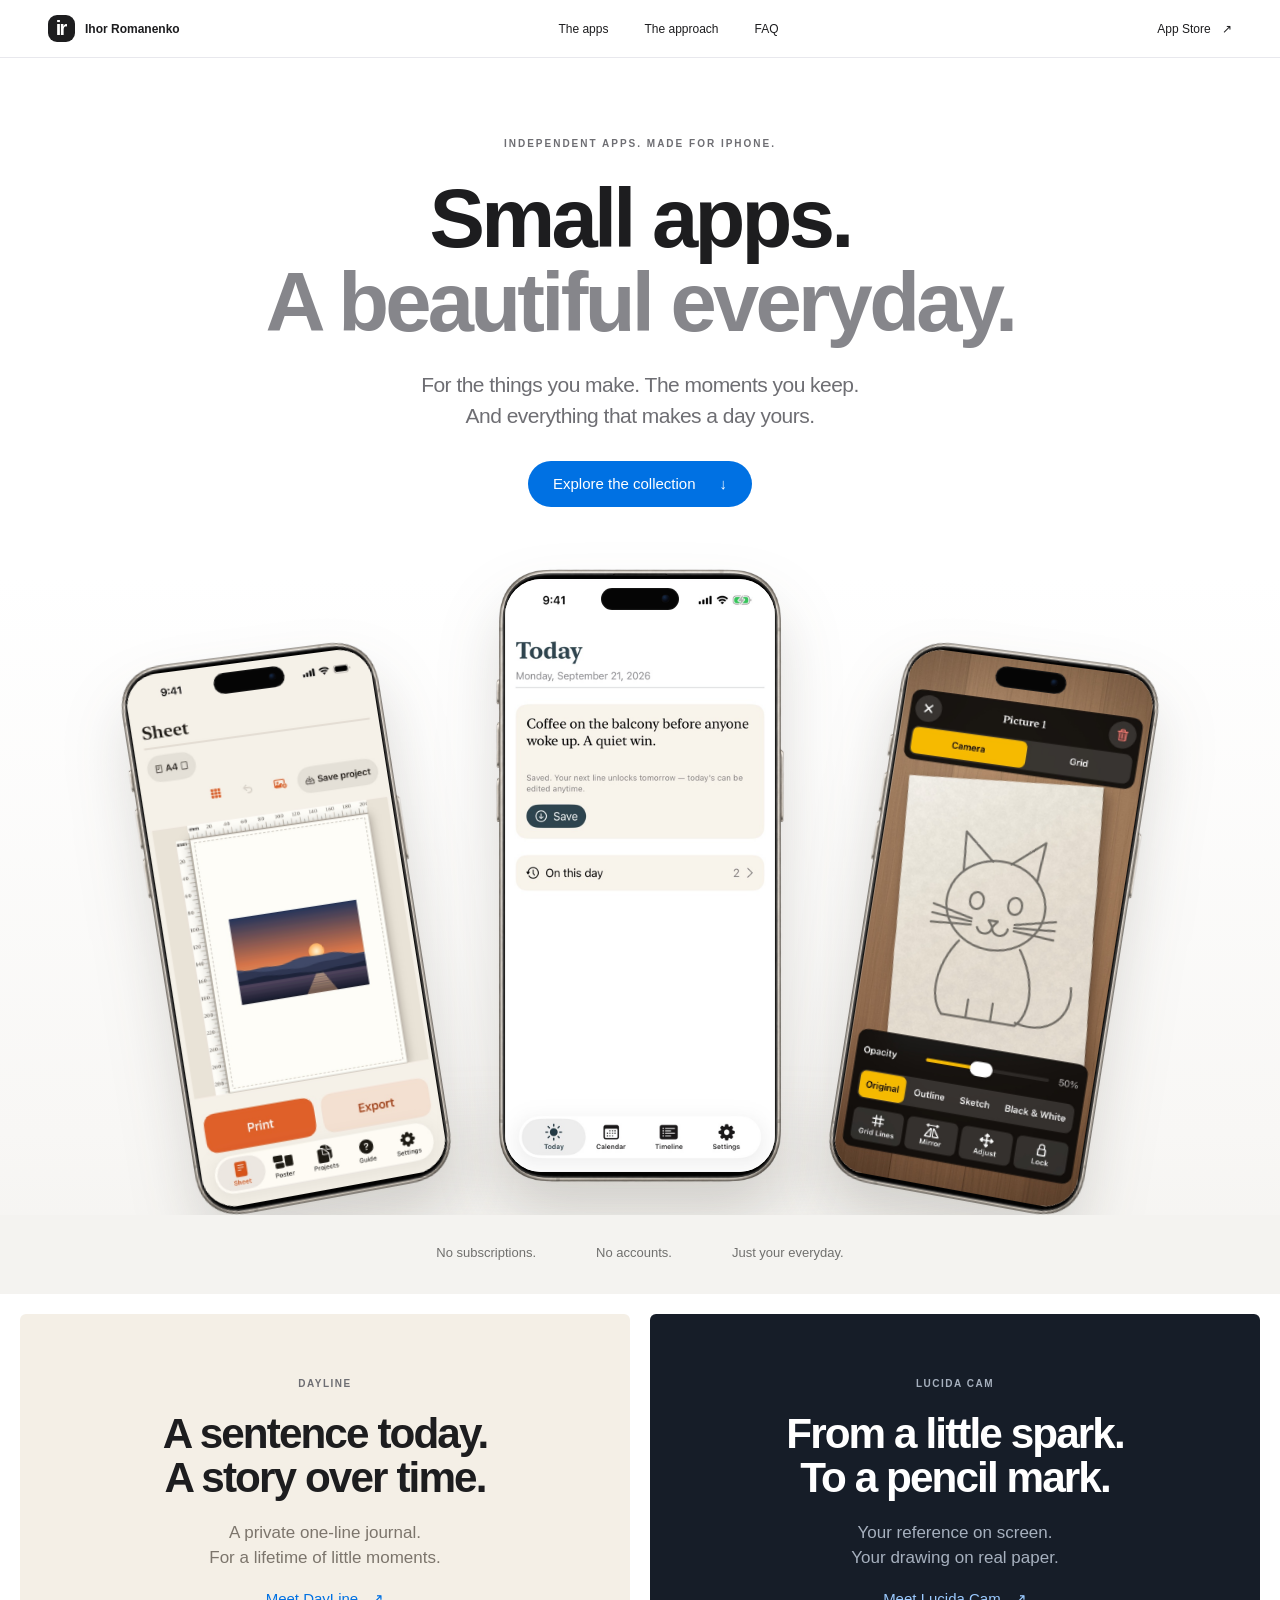
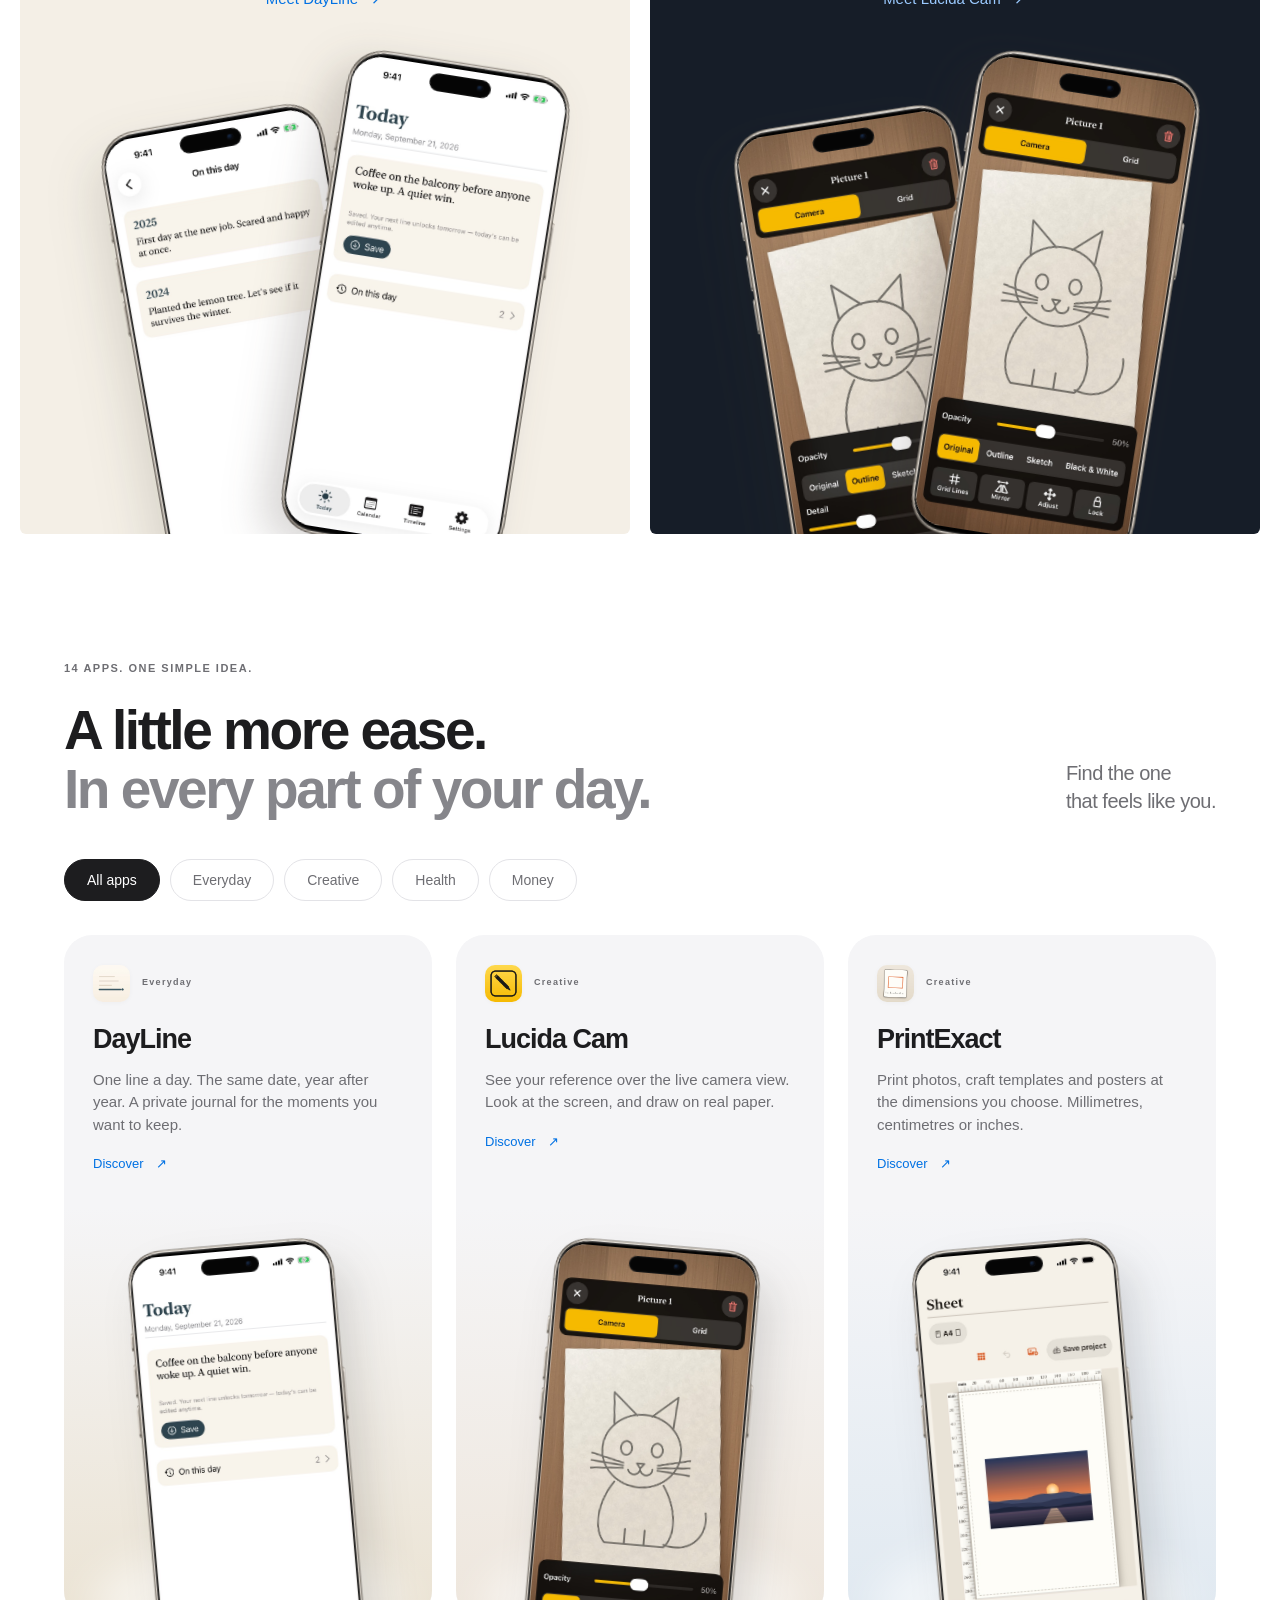
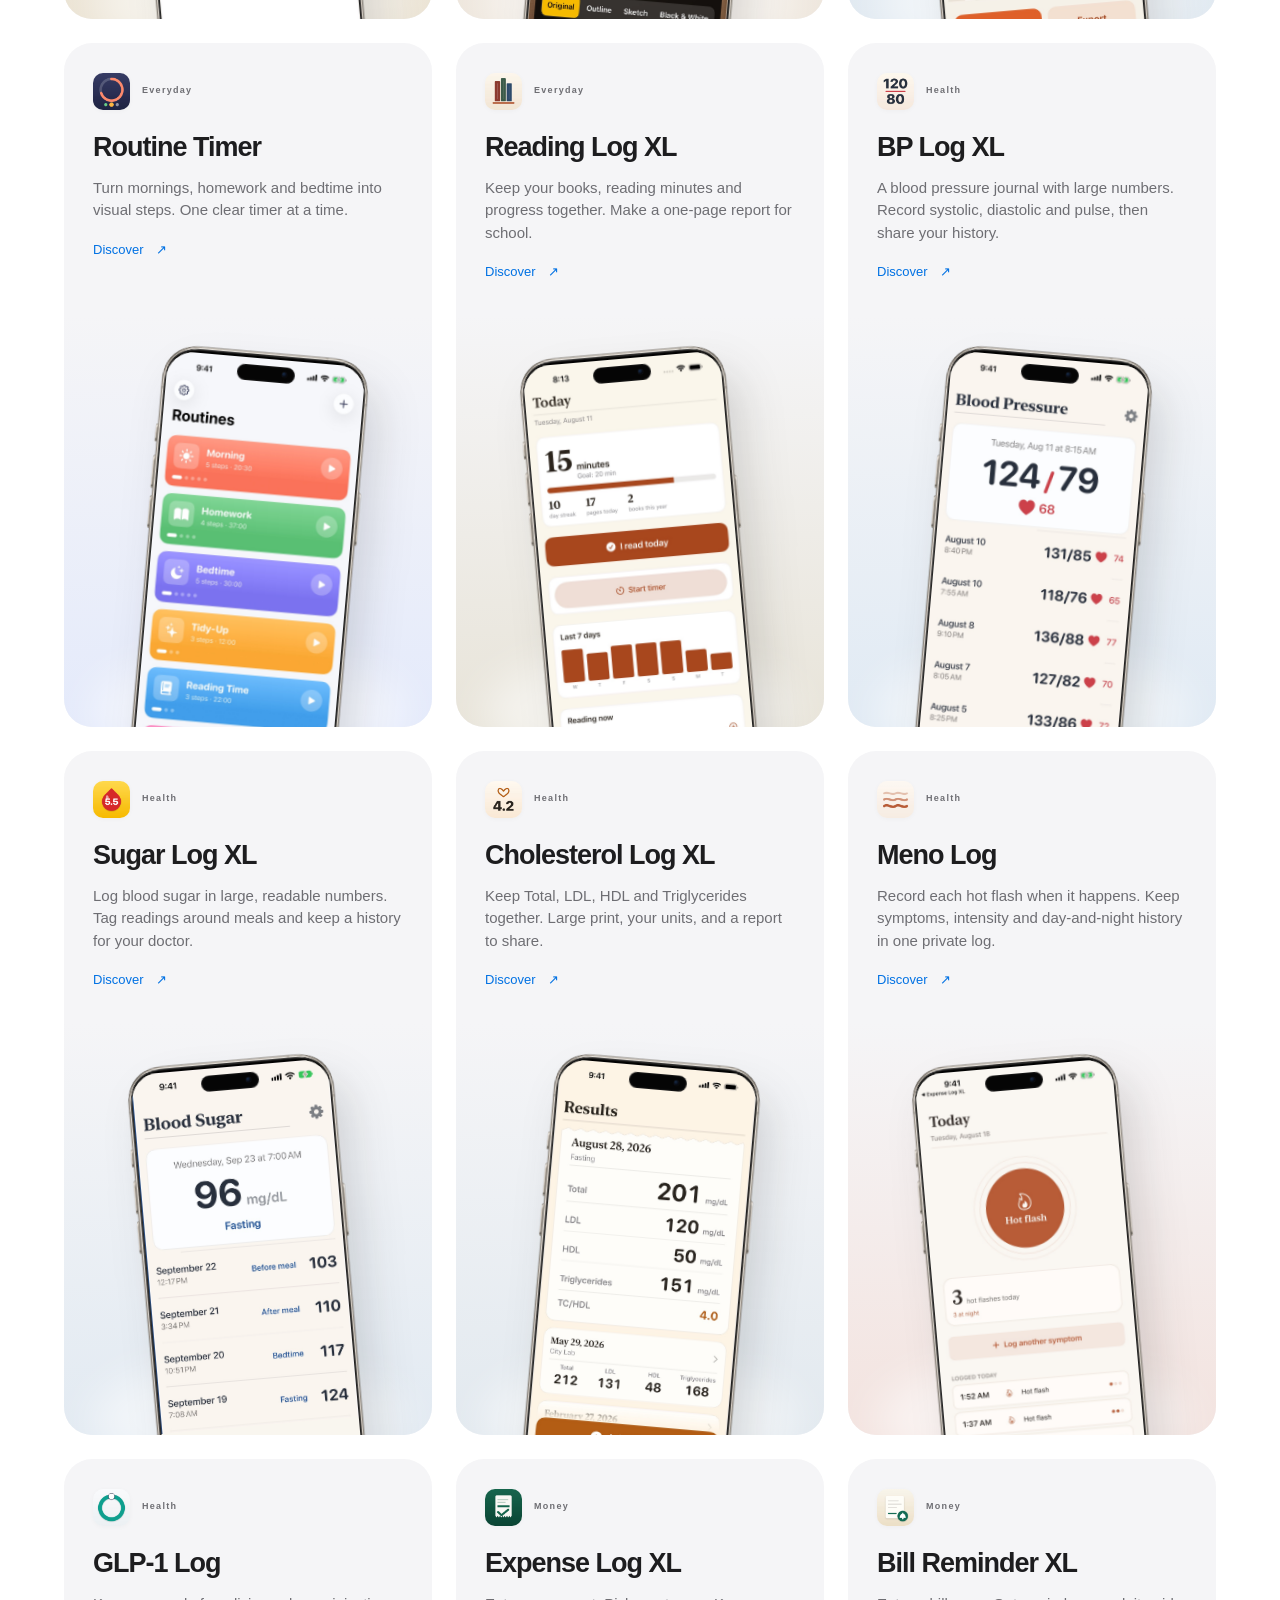
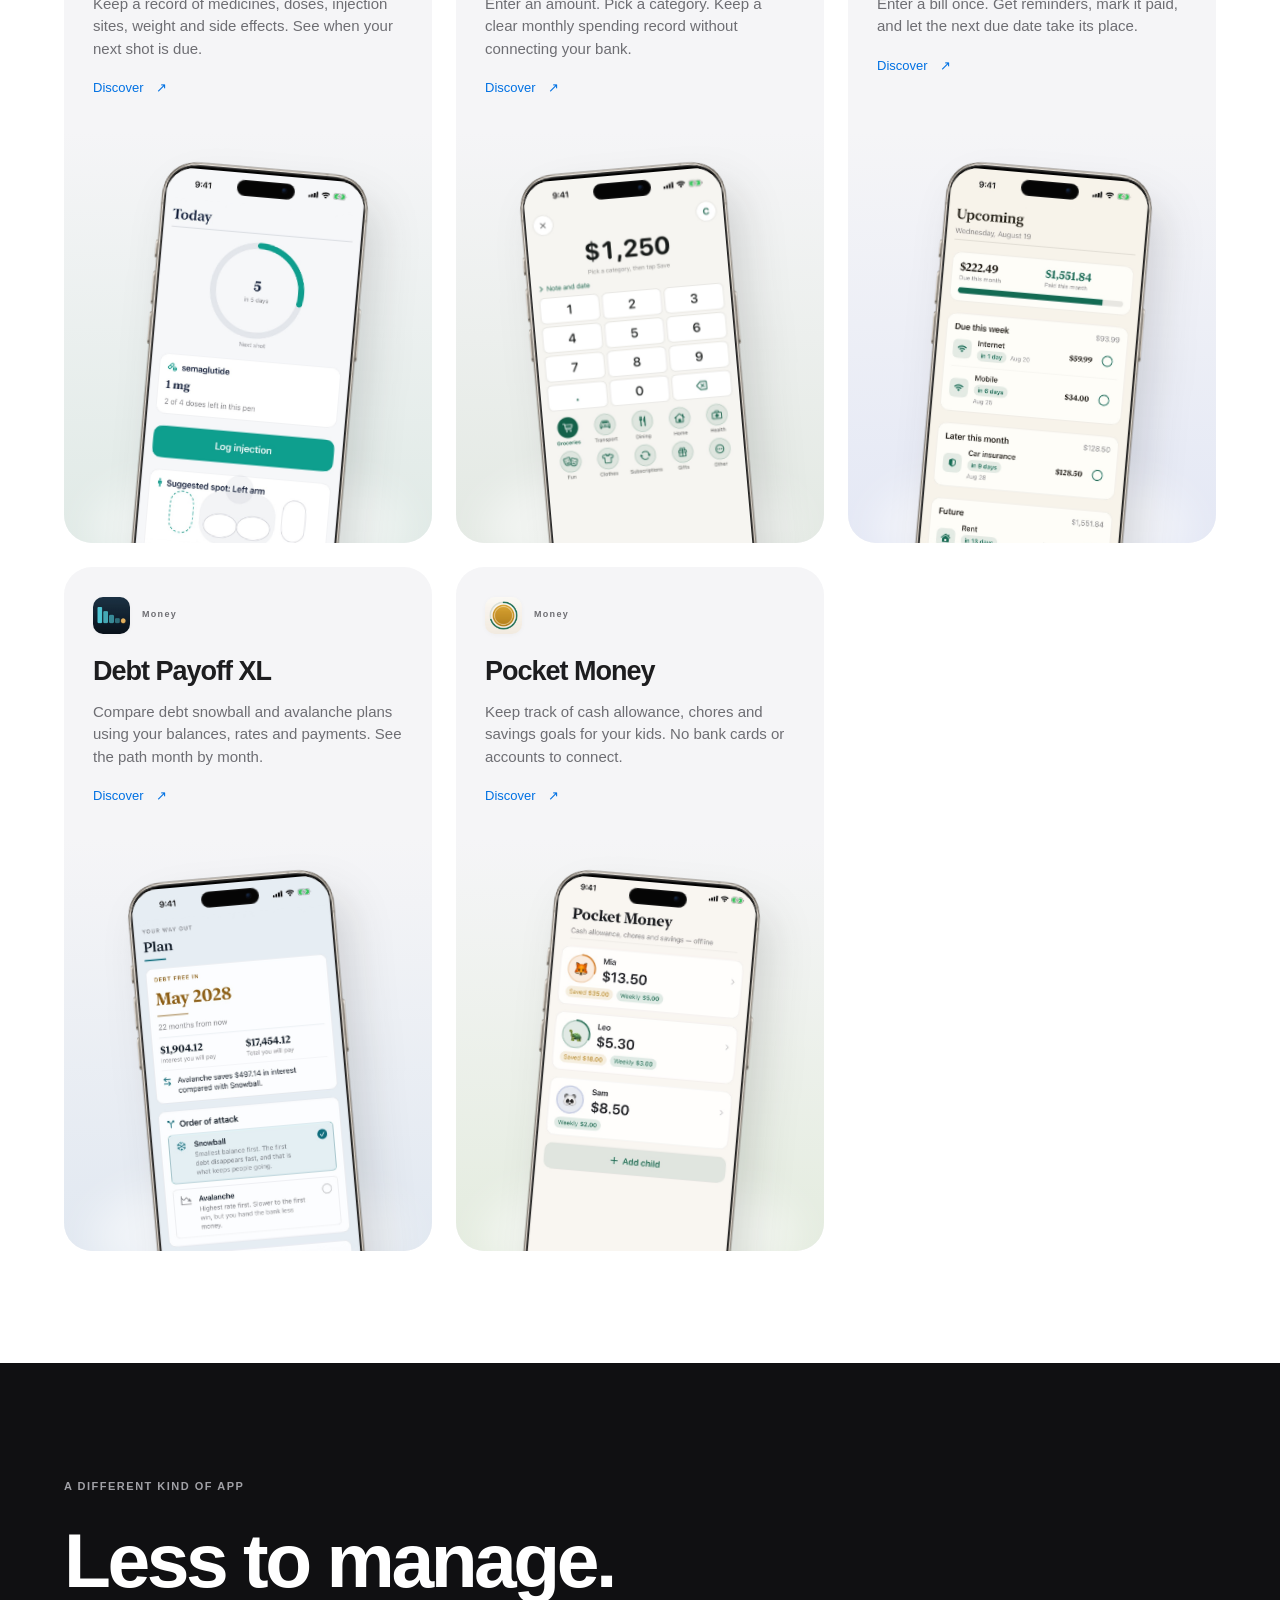
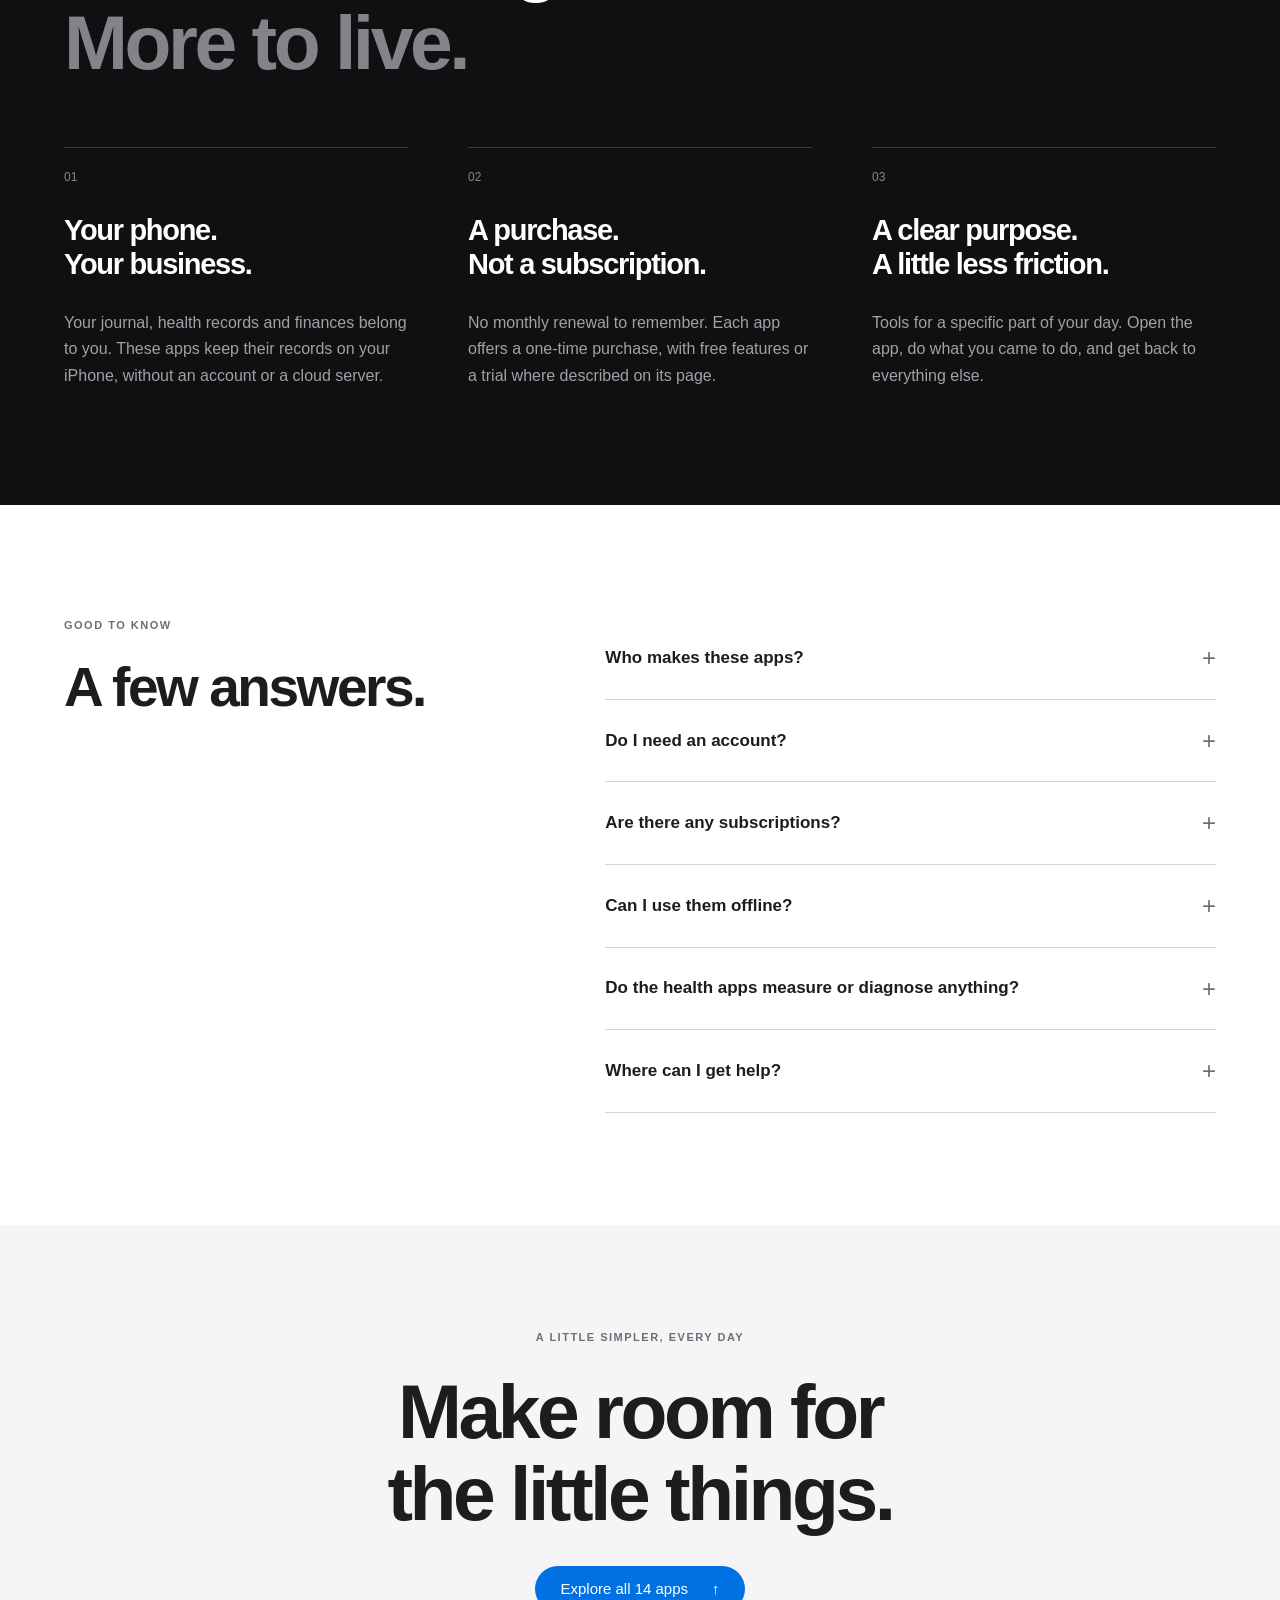
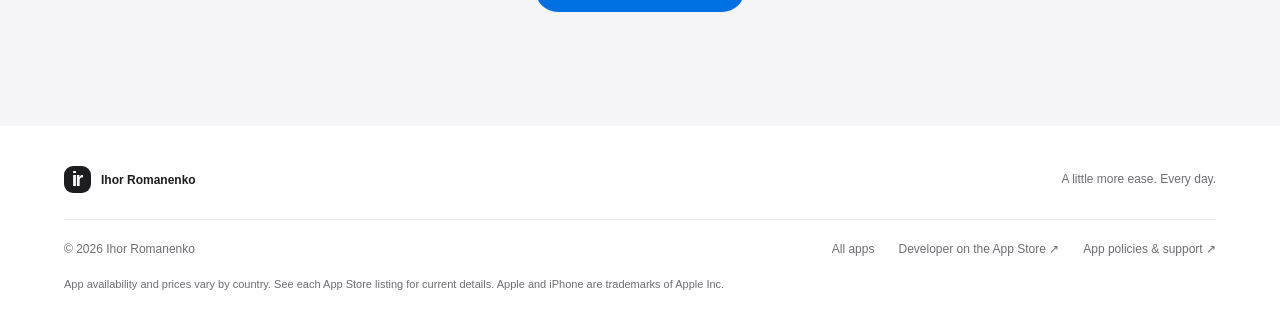
<file: index.html>
<!doctype html><html lang="en"><head><meta charset="utf-8"><meta name="viewport" content="width=device-width, initial-scale=1"><title>Ihor Romanenko — Thoughtful iPhone Apps</title><meta name="description" content="Explore 14 private iPhone apps for journaling, creativity, health records and money. No subscriptions. Find the app for your everyday."><meta name="theme-color" content="#f5f5f7"><link rel="canonical" href="https://skylight777.github.io/ihor-apps/"><meta property="og:type" content="website"><meta property="og:title" content="Ihor Romanenko — Thoughtful iPhone Apps"><meta property="og:description" content="Explore 14 private iPhone apps for journaling, creativity, health records and money. No subscriptions. Find the app for your everyday."><meta property="og:url" content="https://skylight777.github.io/ihor-apps/"><meta property="og:image" content="https://skylight777.github.io/ihor-apps/assets/6792562428/icon.png"><meta name="twitter:card" content="summary_large_image"><link rel="icon" href="favicon.svg" type="image/svg+xml"><link rel="stylesheet" href="style.css?v=2"><script src="site.js" defer></script><script type="application/ld+json">{"@context": "https://schema.org", "@type": "CollectionPage", "name": "iPhone apps by Ihor Romanenko", "url": "https://skylight777.github.io/ihor-apps/", "description": "Private iPhone apps for everyday life, creativity, health journals and money tracking.", "mainEntity": {"@type": "ItemList", "itemListElement": [{"@type": "ListItem", "position": 1, "name": "DayLine", "url": "https://skylight777.github.io/ihor-apps/dayline/"}, {"@type": "ListItem", "position": 2, "name": "Lucida Cam", "url": "https://skylight777.github.io/ihor-apps/lucida-cam/"}, {"@type": "ListItem", "position": 3, "name": "PrintExact", "url": "https://skylight777.github.io/ihor-apps/printexact/"}, {"@type": "ListItem", "position": 4, "name": "Routine Timer", "url": "https://skylight777.github.io/ihor-apps/routine-timer/"}, {"@type": "ListItem", "position": 5, "name": "Reading Log XL", "url": "https://skylight777.github.io/ihor-apps/reading-log-xl/"}, {"@type": "ListItem", "position": 6, "name": "BP Log XL", "url": "https://skylight777.github.io/ihor-apps/bp-log-xl/"}, {"@type": "ListItem", "position": 7, "name": "Sugar Log XL", "url": "https://skylight777.github.io/ihor-apps/sugar-log-xl/"}, {"@type": "ListItem", "position": 8, "name": "Cholesterol Log XL", "url": "https://skylight777.github.io/ihor-apps/cholesterol-log-xl/"}, {"@type": "ListItem", "position": 9, "name": "Meno Log", "url": "https://skylight777.github.io/ihor-apps/meno-log/"}, {"@type": "ListItem", "position": 10, "name": "GLP-1 Log", "url": "https://skylight777.github.io/ihor-apps/glp-1-log/"}, {"@type": "ListItem", "position": 11, "name": "Expense Log XL", "url": "https://skylight777.github.io/ihor-apps/expense-log-xl/"}, {"@type": "ListItem", "position": 12, "name": "Bill Reminder XL", "url": "https://skylight777.github.io/ihor-apps/bill-reminder-xl/"}, {"@type": "ListItem", "position": 13, "name": "Debt Payoff XL", "url": "https://skylight777.github.io/ihor-apps/debt-payoff-xl/"}, {"@type": "ListItem", "position": 14, "name": "Pocket Money", "url": "https://skylight777.github.io/ihor-apps/pocket-money/"}]}}</script></head><body><a class="skip" href="#main">Skip to content</a><header class="site-nav"><nav aria-label="Main navigation"><a class="wordmark" href="./" aria-label="Ihor Romanenko home"><span class="monogram">ir</span><span>Ihor Romanenko</span></a><div class="nav-links"><a href="#apps">The apps</a><a href="#approach">The approach</a><a href="#questions">FAQ</a></div><a class="nav-store" href="https://apps.apple.com/us/developer/ihor-romanenko/id6792562550">App Store <span aria-hidden="true">↗</span></a></nav></header><main id="main"><section class="hero"><div class="hero-copy"><p class="eyebrow">INDEPENDENT APPS. MADE FOR IPHONE.</p><h1>Small apps.<br><span>A beautiful everyday.</span></h1><p class="hero-description">For the things you make. The moments you keep. <br>And everything that makes a day yours.</p><a class="button" href="#apps">Explore the collection <span aria-hidden="true">↓</span></a></div><div class="hero-gallery" aria-label="A closer look at the apps"><a class="hero-screen screen-0" href="printexact/" aria-label="Explore PrintExact"><div class="iphone" aria-label="PrintExact on iPhone"><img class="iphone-hardware" src="assets/hardware/iphone-titanium.png" alt="" width="866" height="1817" loading="eager"><div class="iphone-display screen-branded"><img src="assets/6809777790/display-1.jpg" alt="PrintExact — actual app interface" loading="eager" width="832" height="1800"></div><span class="dynamic-island" aria-hidden="true"></span></div></a><a class="hero-screen screen-1" href="dayline/" aria-label="Explore DayLine"><div class="iphone" aria-label="DayLine on iPhone"><img class="iphone-hardware" src="assets/hardware/iphone-titanium.png" alt="" width="866" height="1817" loading="eager"><div class="iphone-display screen-branded"><img src="assets/6792562428/display-1.jpg" alt="DayLine — actual app interface" loading="eager" width="832" height="1800"></div><span class="dynamic-island" aria-hidden="true"></span></div></a><a class="hero-screen screen-2" href="lucida-cam/" aria-label="Explore Lucida Cam"><div class="iphone" aria-label="Lucida Cam on iPhone"><img class="iphone-hardware" src="assets/hardware/iphone-titanium.png" alt="" width="866" height="1817" loading="eager"><div class="iphone-display screen-branded"><img src="assets/6817095103/display-2.jpg" alt="Lucida Cam — actual app interface" loading="eager" width="832" height="1800"></div><span class="dynamic-island" aria-hidden="true"></span></div></a></div><div class="hero-principles"><span>No subscriptions.</span><span>No accounts.</span><span>Just your everyday.</span></div></section><section class="spotlights" aria-label="Featured apps"><article class="spotlight journal"><div class="spotlight-copy"><p class="eyebrow">DAYLINE</p><h2>A sentence today.<br>A story over time.</h2><p>A private one-line journal.<br>For a lifetime of little moments.</p><a class="text-link" href="dayline/">Meet DayLine <span aria-hidden="true">↗</span></a></div><a class="spotlight-scene" href="dayline/" aria-label="Discover DayLine"><div class="iphone" aria-label="DayLine on iPhone"><img class="iphone-hardware" src="assets/hardware/iphone-titanium.png" alt="" width="866" height="1817" loading="lazy"><div class="iphone-display screen-branded"><img src="assets/6792562428/display-2.jpg" alt="DayLine — actual app interface" loading="lazy" width="832" height="1800"></div><span class="dynamic-island" aria-hidden="true"></span></div><div class="iphone" aria-label="DayLine on iPhone"><img class="iphone-hardware" src="assets/hardware/iphone-titanium.png" alt="" width="866" height="1817" loading="lazy"><div class="iphone-display screen-branded"><img src="assets/6792562428/display-1.jpg" alt="DayLine — actual app interface" loading="lazy" width="832" height="1800"></div><span class="dynamic-island" aria-hidden="true"></span></div></a></article><article class="spotlight drawing"><div class="spotlight-copy"><p class="eyebrow">LUCIDA CAM</p><h2>From a little spark.<br>To a pencil mark.</h2><p>Your reference on screen.<br>Your drawing on real paper.</p><a class="text-link" href="lucida-cam/">Meet Lucida Cam <span aria-hidden="true">↗</span></a></div><a class="spotlight-scene" href="lucida-cam/" aria-label="Discover Lucida Cam"><div class="iphone" aria-label="Lucida Cam on iPhone"><img class="iphone-hardware" src="assets/hardware/iphone-titanium.png" alt="" width="866" height="1817" loading="lazy"><div class="iphone-display screen-branded"><img src="assets/6817095103/display-3.jpg" alt="Lucida Cam — actual app interface" loading="lazy" width="832" height="1800"></div><span class="dynamic-island" aria-hidden="true"></span></div><div class="iphone" aria-label="Lucida Cam on iPhone"><img class="iphone-hardware" src="assets/hardware/iphone-titanium.png" alt="" width="866" height="1817" loading="lazy"><div class="iphone-display screen-branded"><img src="assets/6817095103/display-2.jpg" alt="Lucida Cam — actual app interface" loading="lazy" width="832" height="1800"></div><span class="dynamic-island" aria-hidden="true"></span></div></a></article></section><section class="catalog section-wrap" id="apps"><div class="section-heading"><div><p class="eyebrow">14 APPS. ONE SIMPLE IDEA.</p><h2>A little more ease.<br><span>In every part of your day.</span></h2></div><p>Find the one<br>that feels like you.</p></div><div class="filters" role="group" aria-label="Filter apps by collection"><button type="button" data-filter="All apps" aria-pressed="true">All apps</button><button type="button" data-filter="Everyday" aria-pressed="false">Everyday</button><button type="button" data-filter="Creative" aria-pressed="false">Creative</button><button type="button" data-filter="Health" aria-pressed="false">Health</button><button type="button" data-filter="Money" aria-pressed="false">Money</button></div><p class="sr-only" id="filter-status" aria-live="polite">Showing 14 apps</p><div class="app-grid"><article class="app-card" data-category="Everyday" style="--tint:#ebe3d3"><div class="card-copy"><div class="card-kicker"><img class="app-icon" src="assets/6792562428/icon.png" alt="" width="40" height="40" loading="lazy"><p class="eyebrow">Everyday</p></div><h3><a href="dayline/">DayLine</a></h3><p>One line a day. The same date, year after year. A private journal for the moments you want to keep.</p><a class="text-link" href="dayline/" aria-label="Explore DayLine">Discover <span aria-hidden="true">↗</span></a></div><a class="card-visual" href="dayline/" aria-label="See DayLine"><div class="iphone" aria-label="DayLine on iPhone"><img class="iphone-hardware" src="assets/hardware/iphone-titanium.png" alt="" width="866" height="1817" loading="lazy"><div class="iphone-display screen-branded"><img src="assets/6792562428/display-1.jpg" alt="DayLine — actual app interface" loading="lazy" width="832" height="1800"></div><span class="dynamic-island" aria-hidden="true"></span></div></a></article><article class="app-card" data-category="Creative" style="--tint:#eee6dc"><div class="card-copy"><div class="card-kicker"><img class="app-icon" src="assets/6817095103/icon.png" alt="" width="40" height="40" loading="lazy"><p class="eyebrow">Creative</p></div><h3><a href="lucida-cam/">Lucida Cam</a></h3><p>See your reference over the live camera view. Look at the screen, and draw on real paper.</p><a class="text-link" href="lucida-cam/" aria-label="Explore Lucida Cam">Discover <span aria-hidden="true">↗</span></a></div><a class="card-visual" href="lucida-cam/" aria-label="See Lucida Cam"><div class="iphone" aria-label="Lucida Cam on iPhone"><img class="iphone-hardware" src="assets/hardware/iphone-titanium.png" alt="" width="866" height="1817" loading="lazy"><div class="iphone-display screen-branded"><img src="assets/6817095103/display-2.jpg" alt="Lucida Cam — actual app interface" loading="lazy" width="832" height="1800"></div><span class="dynamic-island" aria-hidden="true"></span></div></a></article><article class="app-card" data-category="Creative" style="--tint:#e0e9f1"><div class="card-copy"><div class="card-kicker"><img class="app-icon" src="assets/6809777790/icon.png" alt="" width="40" height="40" loading="lazy"><p class="eyebrow">Creative</p></div><h3><a href="printexact/">PrintExact</a></h3><p>Print photos, craft templates and posters at the dimensions you choose. Millimetres, centimetres or inches.</p><a class="text-link" href="printexact/" aria-label="Explore PrintExact">Discover <span aria-hidden="true">↗</span></a></div><a class="card-visual" href="printexact/" aria-label="See PrintExact"><div class="iphone" aria-label="PrintExact on iPhone"><img class="iphone-hardware" src="assets/hardware/iphone-titanium.png" alt="" width="866" height="1817" loading="lazy"><div class="iphone-display screen-branded"><img src="assets/6809777790/display-1.jpg" alt="PrintExact — actual app interface" loading="lazy" width="832" height="1800"></div><span class="dynamic-island" aria-hidden="true"></span></div></a></article><article class="app-card" data-category="Everyday" style="--tint:#e4eafb"><div class="card-copy"><div class="card-kicker"><img class="app-icon" src="assets/6792862460/icon.png" alt="" width="40" height="40" loading="lazy"><p class="eyebrow">Everyday</p></div><h3><a href="routine-timer/">Routine Timer</a></h3><p>Turn mornings, homework and bedtime into visual steps. One clear timer at a time.</p><a class="text-link" href="routine-timer/" aria-label="Explore Routine Timer">Discover <span aria-hidden="true">↗</span></a></div><a class="card-visual" href="routine-timer/" aria-label="See Routine Timer"><div class="iphone" aria-label="Routine Timer on iPhone"><img class="iphone-hardware" src="assets/hardware/iphone-titanium.png" alt="" width="866" height="1817" loading="lazy"><div class="iphone-display screen-native"><img src="assets/6792862460/display-1.jpg" alt="Routine Timer — actual app interface" loading="lazy" width="832" height="1800"></div><span class="dynamic-island" aria-hidden="true"></span></div></a></article><article class="app-card" data-category="Everyday" style="--tint:#e8e4d9"><div class="card-copy"><div class="card-kicker"><img class="app-icon" src="assets/6800721865/icon.png" alt="" width="40" height="40" loading="lazy"><p class="eyebrow">Everyday</p></div><h3><a href="reading-log-xl/">Reading Log XL</a></h3><p>Keep your books, reading minutes and progress together. Make a one-page report for school.</p><a class="text-link" href="reading-log-xl/" aria-label="Explore Reading Log XL">Discover <span aria-hidden="true">↗</span></a></div><a class="card-visual" href="reading-log-xl/" aria-label="See Reading Log XL"><div class="iphone" aria-label="Reading Log XL on iPhone"><img class="iphone-hardware" src="assets/hardware/iphone-titanium.png" alt="" width="866" height="1817" loading="lazy"><div class="iphone-display screen-native"><img src="assets/6800721865/display-1.jpg" alt="Reading Log XL — actual app interface" loading="lazy" width="832" height="1800"></div><span class="dynamic-island" aria-hidden="true"></span></div></a></article><article class="app-card" data-category="Health" style="--tint:#e0eaf4"><div class="card-copy"><div class="card-kicker"><img class="app-icon" src="assets/6792683658/icon.png" alt="" width="40" height="40" loading="lazy"><p class="eyebrow">Health</p></div><h3><a href="bp-log-xl/">BP Log XL</a></h3><p>A blood pressure journal with large numbers. Record systolic, diastolic and pulse, then share your history.</p><a class="text-link" href="bp-log-xl/" aria-label="Explore BP Log XL">Discover <span aria-hidden="true">↗</span></a></div><a class="card-visual" href="bp-log-xl/" aria-label="See BP Log XL"><div class="iphone" aria-label="BP Log XL on iPhone"><img class="iphone-hardware" src="assets/hardware/iphone-titanium.png" alt="" width="866" height="1817" loading="lazy"><div class="iphone-display screen-native"><img src="assets/6792683658/display-1.jpg" alt="BP Log XL — actual app interface" loading="lazy" width="832" height="1800"></div><span class="dynamic-island" aria-hidden="true"></span></div></a></article><article class="app-card" data-category="Health" style="--tint:#e2eaf2"><div class="card-copy"><div class="card-kicker"><img class="app-icon" src="assets/6793054896/icon.png" alt="" width="40" height="40" loading="lazy"><p class="eyebrow">Health</p></div><h3><a href="sugar-log-xl/">Sugar Log XL</a></h3><p>Log blood sugar in large, readable numbers. Tag readings around meals and keep a history for your doctor.</p><a class="text-link" href="sugar-log-xl/" aria-label="Explore Sugar Log XL">Discover <span aria-hidden="true">↗</span></a></div><a class="card-visual" href="sugar-log-xl/" aria-label="See Sugar Log XL"><div class="iphone" aria-label="Sugar Log XL on iPhone"><img class="iphone-hardware" src="assets/hardware/iphone-titanium.png" alt="" width="866" height="1817" loading="lazy"><div class="iphone-display screen-sugar screen-sugar-1"><img src="assets/6793054896/display-1.jpg" alt="Sugar Log XL — actual app interface" loading="lazy" width="832" height="1800"></div><span class="dynamic-island" aria-hidden="true"></span></div></a></article><article class="app-card" data-category="Health" style="--tint:#e2e9ef"><div class="card-copy"><div class="card-kicker"><img class="app-icon" src="assets/6796485536/icon.png" alt="" width="40" height="40" loading="lazy"><p class="eyebrow">Health</p></div><h3><a href="cholesterol-log-xl/">Cholesterol Log XL</a></h3><p>Keep Total, LDL, HDL and Triglycerides together. Large print, your units, and a report to share.</p><a class="text-link" href="cholesterol-log-xl/" aria-label="Explore Cholesterol Log XL">Discover <span aria-hidden="true">↗</span></a></div><a class="card-visual" href="cholesterol-log-xl/" aria-label="See Cholesterol Log XL"><div class="iphone" aria-label="Cholesterol Log XL on iPhone"><img class="iphone-hardware" src="assets/hardware/iphone-titanium.png" alt="" width="866" height="1817" loading="lazy"><div class="iphone-display screen-branded"><img src="assets/6796485536/display-1.jpg" alt="Cholesterol Log XL — actual app interface" loading="lazy" width="832" height="1800"></div><span class="dynamic-island" aria-hidden="true"></span></div></a></article><article class="app-card" data-category="Health" style="--tint:#f3e3df"><div class="card-copy"><div class="card-kicker"><img class="app-icon" src="assets/6796485894/icon.png" alt="" width="40" height="40" loading="lazy"><p class="eyebrow">Health</p></div><h3><a href="meno-log/">Meno Log</a></h3><p>Record each hot flash when it happens. Keep symptoms, intensity and day-and-night history in one private log.</p><a class="text-link" href="meno-log/" aria-label="Explore Meno Log">Discover <span aria-hidden="true">↗</span></a></div><a class="card-visual" href="meno-log/" aria-label="See Meno Log"><div class="iphone" aria-label="Meno Log on iPhone"><img class="iphone-hardware" src="assets/hardware/iphone-titanium.png" alt="" width="866" height="1817" loading="lazy"><div class="iphone-display screen-native"><img src="assets/6796485894/display-1.jpg" alt="Meno Log — actual app interface" loading="lazy" width="832" height="1800"></div><span class="dynamic-island" aria-hidden="true"></span></div></a></article><article class="app-card" data-category="Health" style="--tint:#e0eae6"><div class="card-copy"><div class="card-kicker"><img class="app-icon" src="assets/6808273868/icon.png" alt="" width="40" height="40" loading="lazy"><p class="eyebrow">Health</p></div><h3><a href="glp-1-log/">GLP-1 Log</a></h3><p>Keep a record of medicines, doses, injection sites, weight and side effects. See when your next shot is due.</p><a class="text-link" href="glp-1-log/" aria-label="Explore GLP-1 Log">Discover <span aria-hidden="true">↗</span></a></div><a class="card-visual" href="glp-1-log/" aria-label="See GLP-1 Log"><div class="iphone" aria-label="GLP-1 Log on iPhone"><img class="iphone-hardware" src="assets/hardware/iphone-titanium.png" alt="" width="866" height="1817" loading="lazy"><div class="iphone-display screen-branded"><img src="assets/6808273868/display-1.jpg" alt="GLP-1 Log — actual app interface" loading="lazy" width="832" height="1800"></div><span class="dynamic-island" aria-hidden="true"></span></div></a></article><article class="app-card" data-category="Money" style="--tint:#e3e9e3"><div class="card-copy"><div class="card-kicker"><img class="app-icon" src="assets/6796486042/icon.png" alt="" width="40" height="40" loading="lazy"><p class="eyebrow">Money</p></div><h3><a href="expense-log-xl/">Expense Log XL</a></h3><p>Enter an amount. Pick a category. Keep a clear monthly spending record without connecting your bank.</p><a class="text-link" href="expense-log-xl/" aria-label="Explore Expense Log XL">Discover <span aria-hidden="true">↗</span></a></div><a class="card-visual" href="expense-log-xl/" aria-label="See Expense Log XL"><div class="iphone" aria-label="Expense Log XL on iPhone"><img class="iphone-hardware" src="assets/hardware/iphone-titanium.png" alt="" width="866" height="1817" loading="lazy"><div class="iphone-display screen-native"><img src="assets/6796486042/display-1.jpg" alt="Expense Log XL — actual app interface" loading="lazy" width="832" height="1800"></div><span class="dynamic-island" aria-hidden="true"></span></div></a></article><article class="app-card" data-category="Money" style="--tint:#e4e8f5"><div class="card-copy"><div class="card-kicker"><img class="app-icon" src="assets/6801566178/icon.png" alt="" width="40" height="40" loading="lazy"><p class="eyebrow">Money</p></div><h3><a href="bill-reminder-xl/">Bill Reminder XL</a></h3><p>Enter a bill once. Get reminders, mark it paid, and let the next due date take its place.</p><a class="text-link" href="bill-reminder-xl/" aria-label="Explore Bill Reminder XL">Discover <span aria-hidden="true">↗</span></a></div><a class="card-visual" href="bill-reminder-xl/" aria-label="See Bill Reminder XL"><div class="iphone" aria-label="Bill Reminder XL on iPhone"><img class="iphone-hardware" src="assets/hardware/iphone-titanium.png" alt="" width="866" height="1817" loading="lazy"><div class="iphone-display screen-branded"><img src="assets/6801566178/display-1.jpg" alt="Bill Reminder XL — actual app interface" loading="lazy" width="832" height="1800"></div><span class="dynamic-island" aria-hidden="true"></span></div></a></article><article class="app-card" data-category="Money" style="--tint:#e1e8f1"><div class="card-copy"><div class="card-kicker"><img class="app-icon" src="assets/6801566475/icon.png" alt="" width="40" height="40" loading="lazy"><p class="eyebrow">Money</p></div><h3><a href="debt-payoff-xl/">Debt Payoff XL</a></h3><p>Compare debt snowball and avalanche plans using your balances, rates and payments. See the path month by month.</p><a class="text-link" href="debt-payoff-xl/" aria-label="Explore Debt Payoff XL">Discover <span aria-hidden="true">↗</span></a></div><a class="card-visual" href="debt-payoff-xl/" aria-label="See Debt Payoff XL"><div class="iphone" aria-label="Debt Payoff XL on iPhone"><img class="iphone-hardware" src="assets/hardware/iphone-titanium.png" alt="" width="866" height="1817" loading="lazy"><div class="iphone-display screen-branded"><img src="assets/6801566475/display-1.jpg" alt="Debt Payoff XL — actual app interface" loading="lazy" width="832" height="1800"></div><span class="dynamic-island" aria-hidden="true"></span></div></a></article><article class="app-card" data-category="Money" style="--tint:#e4ecdf"><div class="card-copy"><div class="card-kicker"><img class="app-icon" src="assets/6800723335/icon.png" alt="" width="40" height="40" loading="lazy"><p class="eyebrow">Money</p></div><h3><a href="pocket-money/">Pocket Money</a></h3><p>Keep track of cash allowance, chores and savings goals for your kids. No bank cards or accounts to connect.</p><a class="text-link" href="pocket-money/" aria-label="Explore Pocket Money">Discover <span aria-hidden="true">↗</span></a></div><a class="card-visual" href="pocket-money/" aria-label="See Pocket Money"><div class="iphone" aria-label="Pocket Money on iPhone"><img class="iphone-hardware" src="assets/hardware/iphone-titanium.png" alt="" width="866" height="1817" loading="lazy"><div class="iphone-display screen-branded"><img src="assets/6800723335/display-1.jpg" alt="Pocket Money — actual app interface" loading="lazy" width="832" height="1800"></div><span class="dynamic-island" aria-hidden="true"></span></div></a></article></div></section><section class="approach" id="approach"><div class="section-wrap"><p class="eyebrow">A DIFFERENT KIND OF APP</p><h2>Less to manage.<br><span>More to live.</span></h2><div class="approach-grid"><article><span class="principle-number">01</span><h3>Your phone.<br>Your business.</h3><p>Your journal, health records and finances belong to you. These apps keep their records on your iPhone, without an account or a cloud server.</p></article><article><span class="principle-number">02</span><h3>A purchase.<br>Not a subscription.</h3><p>No monthly renewal to remember. Each app offers a one-time purchase, with free features or a trial where described on its page.</p></article><article><span class="principle-number">03</span><h3>A clear purpose.<br>A little less friction.</h3><p>Tools for a specific part of your day. Open the app, do what you came to do, and get back to everything else.</p></article></div></div></section><section class="questions section-wrap" id="questions"><div><p class="eyebrow">GOOD TO KNOW</p><h2>A few answers.</h2></div><div class="faq-list"><details><summary>Who makes these apps?<span aria-hidden="true">+</span></summary><p>Ihor Romanenko, an independent developer. All 14 apps on this site link to their public Apple App Store listings.</p></details><details><summary>Do I need an account?<span aria-hidden="true">+</span></summary><p>No. These apps work without creating an account. Their records and projects are stored on your iPhone.</p></details><details><summary>Are there any subscriptions?<span aria-hidden="true">+</span></summary><p>No. Each app uses a one-time purchase. Free features and trial limits differ by app; see its page and the current App Store listing.</p></details><details><summary>Can I use them offline?<span aria-hidden="true">+</span></summary><p>Yes. The core tools and local records work offline. Downloading an app, purchasing an unlock, and services such as AirPrint have their own connectivity requirements.</p></details><details><summary>Do the health apps measure or diagnose anything?<span aria-hidden="true">+</span></summary><p>No. They are personal journals for readings, symptoms or medicines you enter yourself. They do not measure health values, diagnose conditions or replace professional medical advice.</p></details><details><summary>Where can I get help?<span aria-hidden="true">+</span></summary><p>Open an app’s App Store listing and follow its App Support link for the support details published for that app.</p></details><script type="application/ld+json">{"@context": "https://schema.org", "@type": "FAQPage", "mainEntity": [{"@type": "Question", "name": "Who makes these apps?", "acceptedAnswer": {"@type": "Answer", "text": "Ihor Romanenko, an independent developer. All 14 apps on this site link to their public Apple App Store listings."}}, {"@type": "Question", "name": "Do I need an account?", "acceptedAnswer": {"@type": "Answer", "text": "No. These apps work without creating an account. Their records and projects are stored on your iPhone."}}, {"@type": "Question", "name": "Are there any subscriptions?", "acceptedAnswer": {"@type": "Answer", "text": "No. Each app uses a one-time purchase. Free features and trial limits differ by app; see its page and the current App Store listing."}}, {"@type": "Question", "name": "Can I use them offline?", "acceptedAnswer": {"@type": "Answer", "text": "Yes. The core tools and local records work offline. Downloading an app, purchasing an unlock, and services such as AirPrint have their own connectivity requirements."}}, {"@type": "Question", "name": "Do the health apps measure or diagnose anything?", "acceptedAnswer": {"@type": "Answer", "text": "No. They are personal journals for readings, symptoms or medicines you enter yourself. They do not measure health values, diagnose conditions or replace professional medical advice."}}, {"@type": "Question", "name": "Where can I get help?", "acceptedAnswer": {"@type": "Answer", "text": "Open an app’s App Store listing and follow its App Support link for the support details published for that app."}}]}</script></div></section><section class="closing"><p class="eyebrow">A LITTLE SIMPLER, EVERY DAY</p><h2>Make room for<br>the little things.</h2><a class="button" href="#apps">Explore all 14 apps <span aria-hidden="true">↑</span></a></section></main><footer><div class="footer-top"><a class="wordmark" href="./"><span class="monogram">ir</span>Ihor Romanenko</a><p>A little more ease. Every day.</p></div><div class="footer-bottom"><span>© 2026 Ihor Romanenko</span><a href="#apps">All apps</a><a href="https://apps.apple.com/us/developer/ihor-romanenko/id6792562550">Developer on the App Store ↗</a><a href="https://skylight777.github.io/igor-apps-legal/">App policies & support ↗</a></div><p class="fineprint">App availability and prices vary by country. See each App Store listing for current details. Apple and iPhone are trademarks of Apple Inc.</p></footer></body></html>
</file>
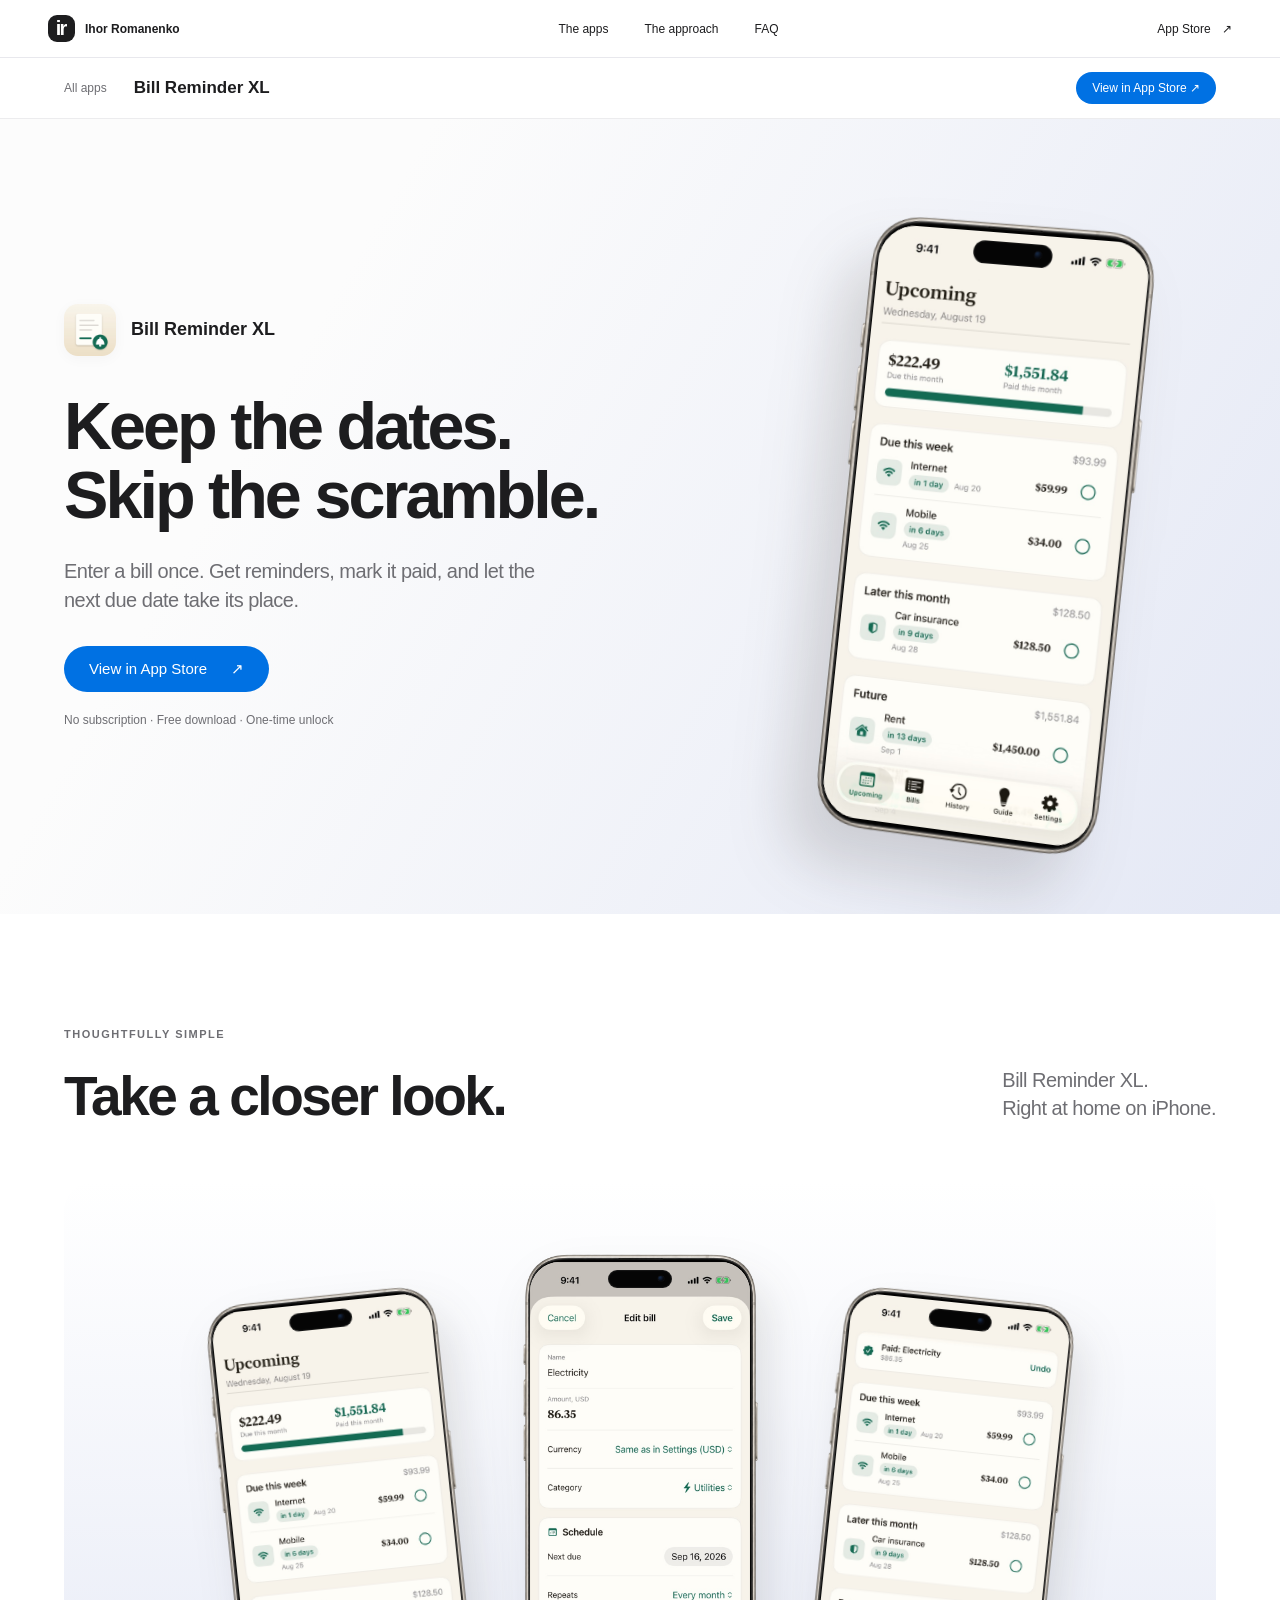
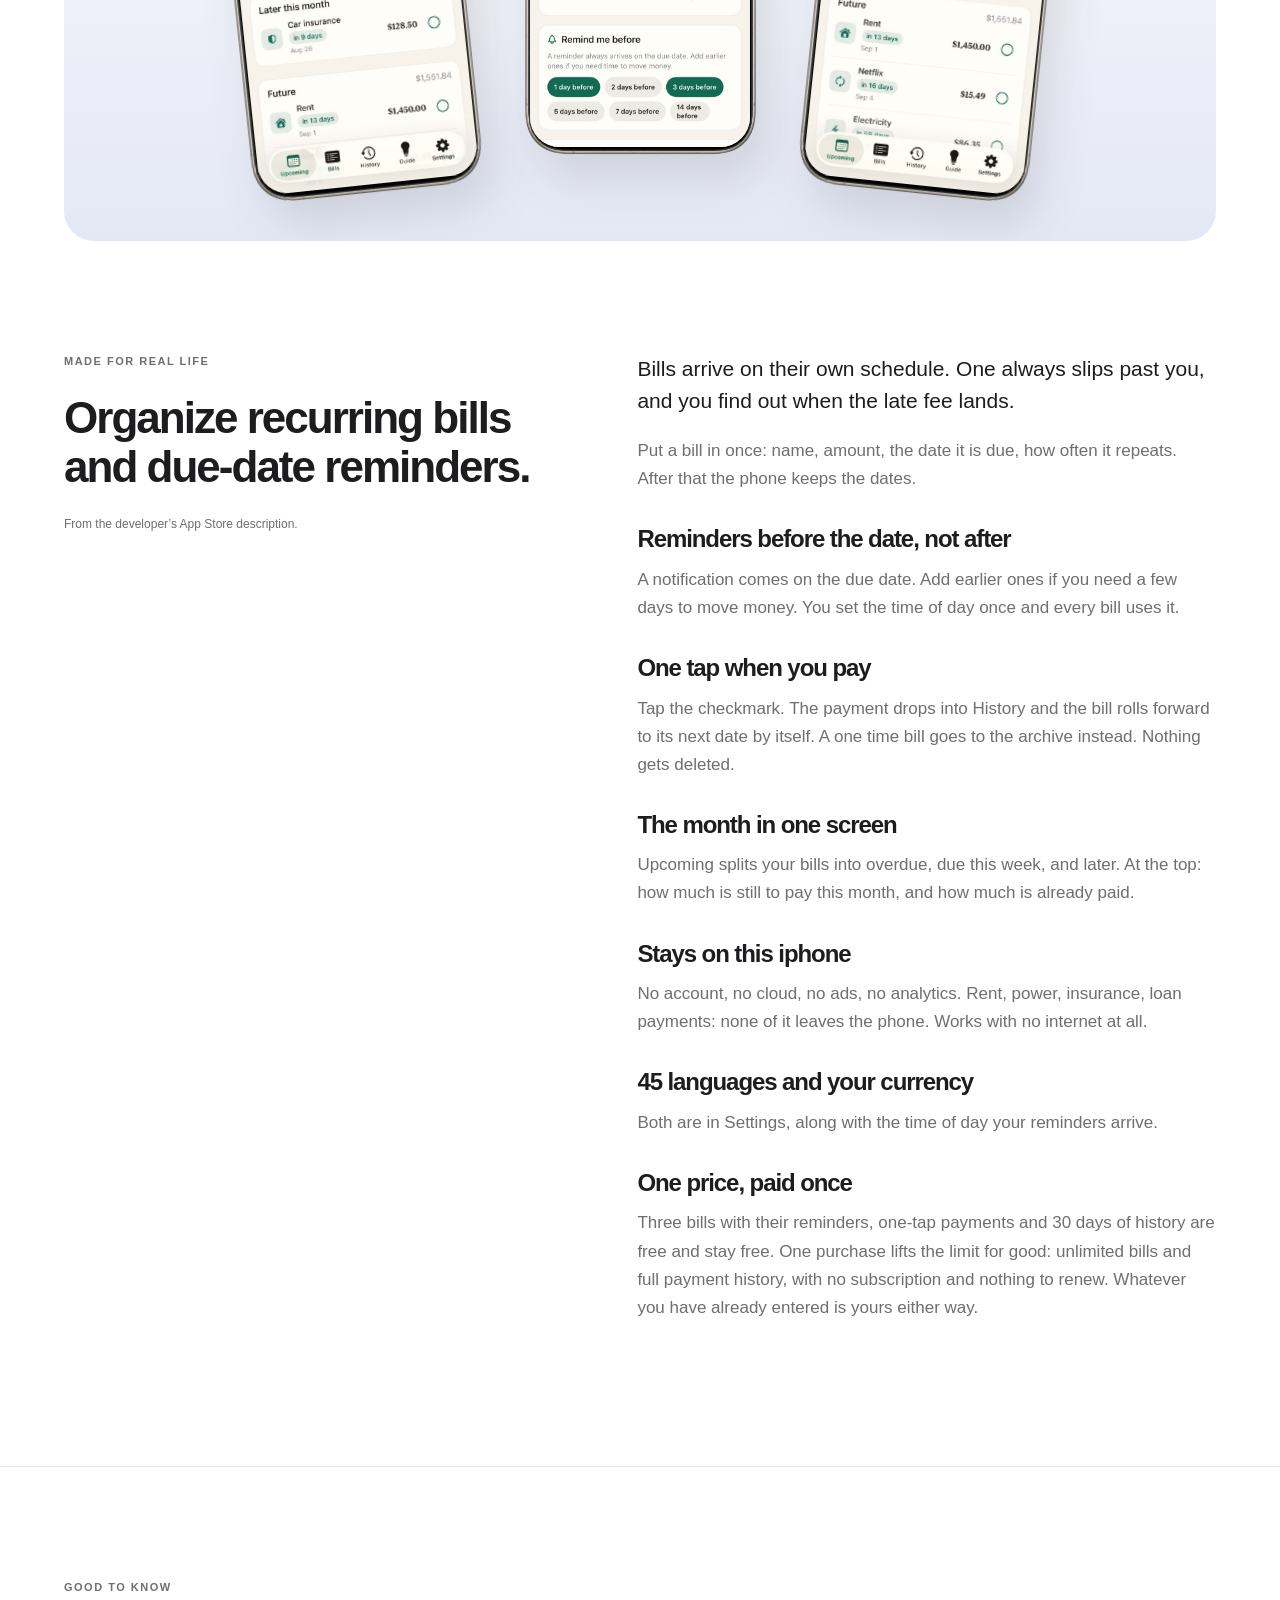
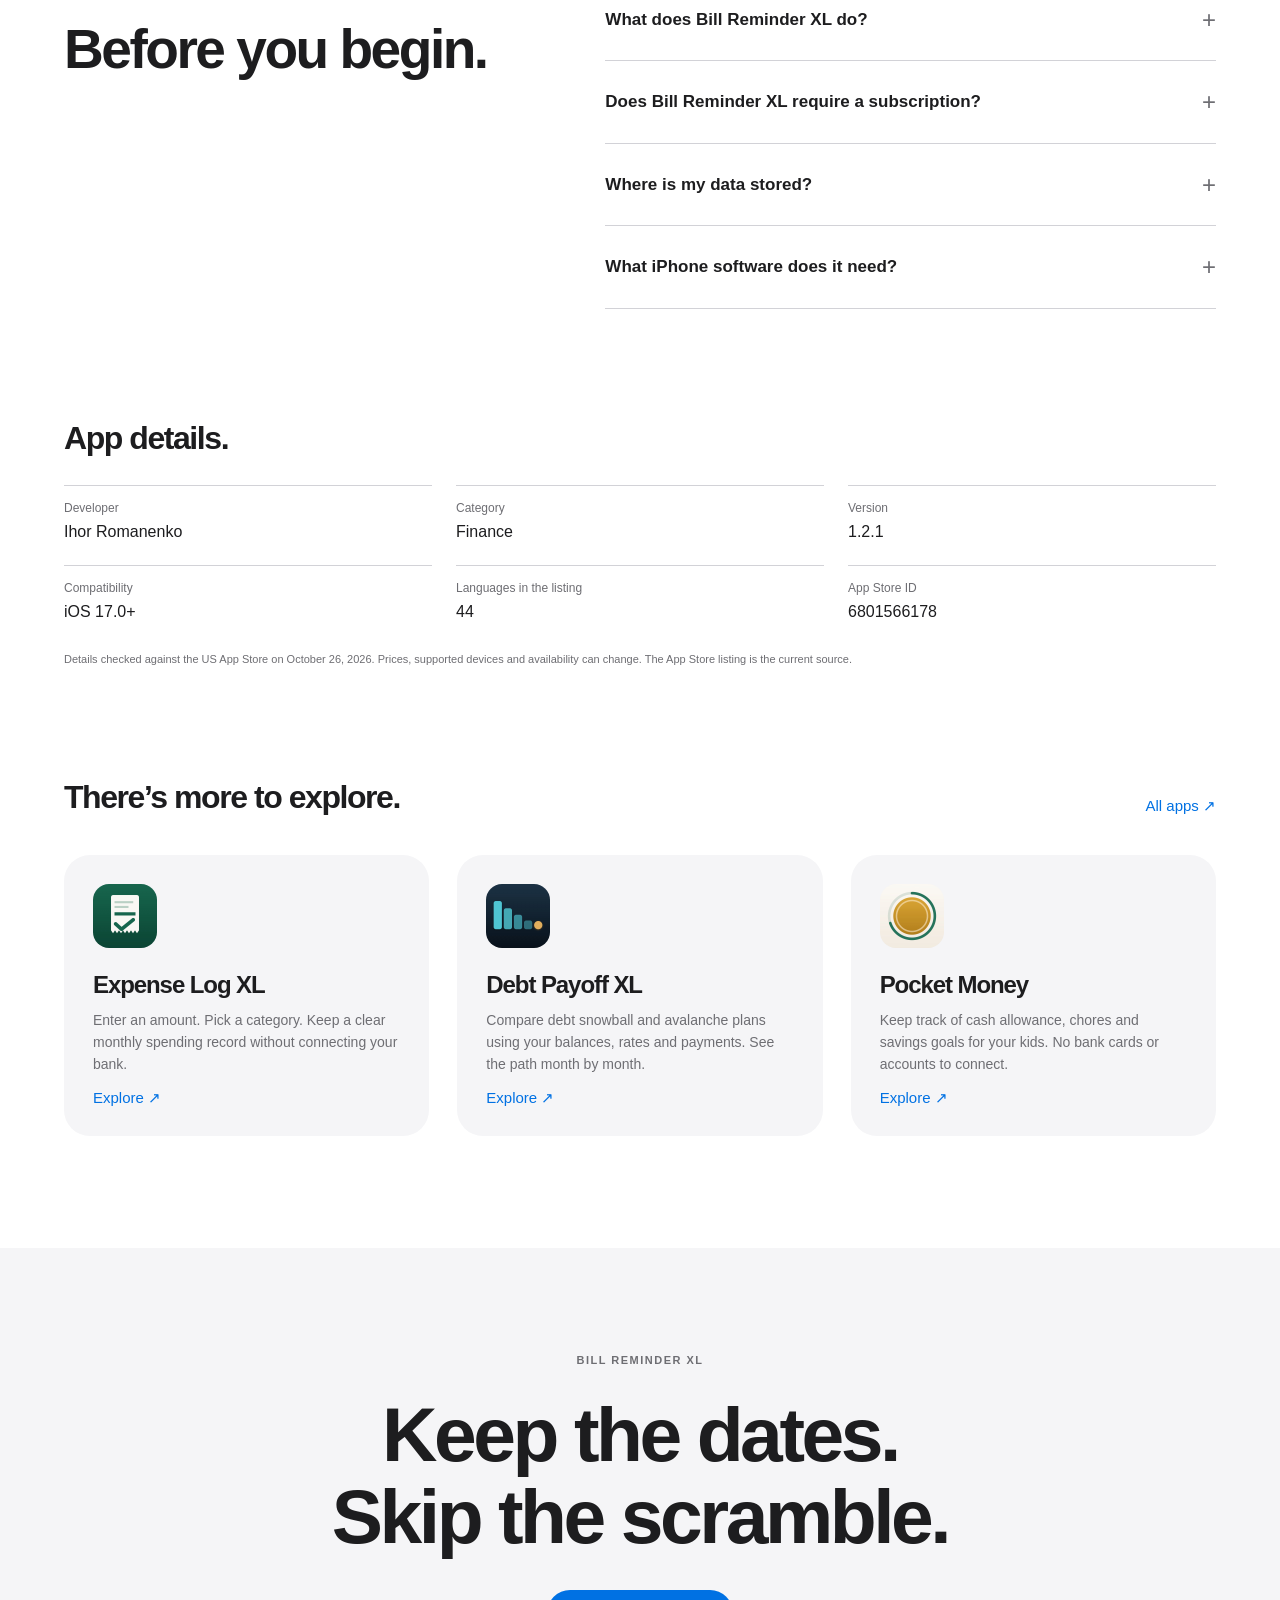
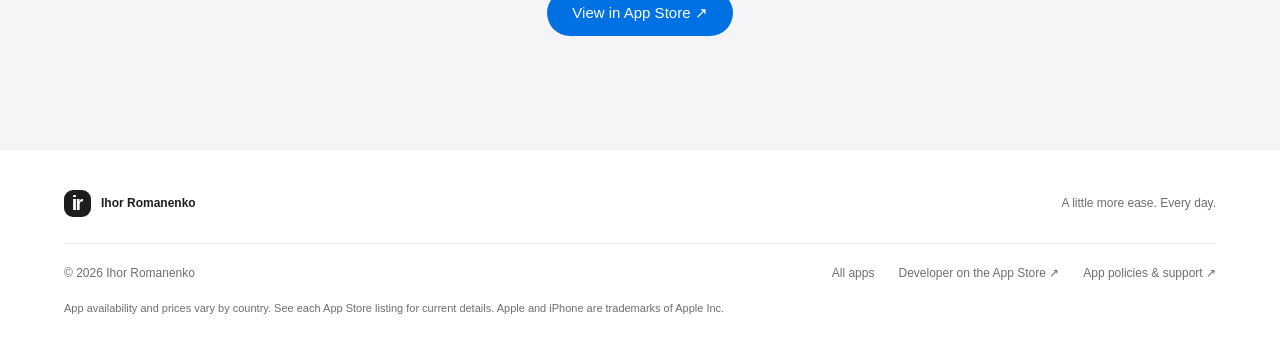
<file: bill-reminder-xl/index.html>
<!doctype html><html lang="en"><head><meta charset="utf-8"><meta name="viewport" content="width=device-width, initial-scale=1"><title>Bill Reminder App for iPhone — Bill Reminder XL</title><meta name="description" content="Bill Reminder XL is a bill reminder app for iPhone. Enter a bill once. Get reminders, mark it paid, and let the next due date take its place."><meta name="theme-color" content="#f5f5f7"><link rel="canonical" href="https://skylight777.github.io/ihor-apps/bill-reminder-xl/"><meta property="og:type" content="website"><meta property="og:title" content="Bill Reminder App for iPhone — Bill Reminder XL"><meta property="og:description" content="Bill Reminder XL is a bill reminder app for iPhone. Enter a bill once. Get reminders, mark it paid, and let the next due date take its place."><meta property="og:url" content="https://skylight777.github.io/ihor-apps/bill-reminder-xl/"><meta property="og:image" content="https://skylight777.github.io/ihor-apps/assets/6801566178/icon.png"><meta name="twitter:card" content="summary_large_image"><link rel="icon" href="../favicon.svg" type="image/svg+xml"><link rel="stylesheet" href="../style.css?v=2"><script src="../site.js" defer></script><script type="application/ld+json">{"@context": "https://schema.org", "@graph": [{"@type": "SoftwareApplication", "name": "Bill Reminder XL — Organizer", "applicationCategory": "Finance", "operatingSystem": "iOS 17.0 or later", "url": "https://skylight777.github.io/ihor-apps/bill-reminder-xl/", "downloadUrl": "https://apps.apple.com/app/id6801566178", "image": "https://skylight777.github.io/ihor-apps/assets/6801566178/icon.png", "description": "Enter a bill once. Get reminders, mark it paid, and let the next due date take its place.", "author": {"@type": "Person", "name": "Ihor Romanenko", "url": "https://skylight777.github.io/ihor-apps/"}, "softwareVersion": "1.2.1", "offers": {"@type": "Offer", "price": 0.0, "priceCurrency": "USD", "url": "https://apps.apple.com/app/id6801566178"}}, {"@type": "FAQPage", "mainEntity": [{"@type": "Question", "name": "What does Bill Reminder XL do?", "acceptedAnswer": {"@type": "Answer", "text": "Bill Reminder XL is a bill reminder app for iPhone. Enter a bill once. Get reminders, mark it paid, and let the next due date take its place."}}, {"@type": "Question", "name": "Does Bill Reminder XL require a subscription?", "acceptedAnswer": {"@type": "Answer", "text": "No. Three bills with their reminders, one-tap payments and 30 days of history are free and stay free. One purchase lifts the limit for good: unlimited bills and full payment history, with no subscription and nothing to renew. Whatever you have already entered is yours either way."}}, {"@type": "Question", "name": "Where is my data stored?", "acceptedAnswer": {"@type": "Answer", "text": "Records and projects stay on your iPhone. No account or cloud server is required. Check the app’s backup and export options before changing devices or deleting it."}}, {"@type": "Question", "name": "What iPhone software does it need?", "acceptedAnswer": {"@type": "Answer", "text": "The current listing requires iOS 17.0 or later. Check the App Store for the latest compatibility and availability."}}]}]}</script></head><body><a class="skip" href="#main">Skip to content</a><header class="site-nav"><nav aria-label="Main navigation"><a class="wordmark" href="../" aria-label="Ihor Romanenko home"><span class="monogram">ir</span><span>Ihor Romanenko</span></a><div class="nav-links"><a href="../#apps">The apps</a><a href="../#approach">The approach</a><a href="../#questions">FAQ</a></div><a class="nav-store" href="https://apps.apple.com/us/developer/ihor-romanenko/id6792562550">App Store <span aria-hidden="true">↗</span></a></nav></header><div class="product-nav"><div><a href="../#apps">All apps</a><span>Bill Reminder XL</span><a class="button small" href="https://apps.apple.com/app/id6801566178">View in App Store ↗</a></div></div><main id="main"><section class="product-hero" style="--tint:#e4e8f5"><div class="product-hero-inner"><div class="product-copy"><div class="product-identity"><img class="product-icon" src="../assets/6801566178/icon.png" alt="" width="52" height="52"><p class="product-name">Bill Reminder XL</p></div><h1>Keep the dates.<br>Skip the scramble.</h1><p class="hero-description">Enter a bill once. Get reminders, mark it paid, and let the next due date take its place.</p><a class="button" href="https://apps.apple.com/app/id6801566178">View in App Store <span aria-hidden="true">↗</span></a><p class="purchase-note">No subscription · Free download · One-time unlock</p></div><div class="product-showcase"><div class="iphone" aria-label="Bill Reminder XL on iPhone"><img class="iphone-hardware" src="../assets/hardware/iphone-titanium.png" alt="" width="866" height="1817" loading="eager"><div class="iphone-display screen-branded"><img src="../assets/6801566178/display-1.jpg" alt="Bill Reminder XL — actual app interface" loading="eager" width="832" height="1800"></div><span class="dynamic-island" aria-hidden="true"></span></div></div></div></section><section class="product-look section-wrap"><div class="section-heading"><div><p class="eyebrow">THOUGHTFULLY SIMPLE</p><h2>Take a closer look.</h2></div><p>Bill Reminder XL.<br>Right at home on iPhone.</p></div><div class="product-gallery" style="--tint:#e4e8f5" aria-label="Bill Reminder XL screenshots"><div class="iphone" aria-label="Bill Reminder XL on iPhone"><img class="iphone-hardware" src="../assets/hardware/iphone-titanium.png" alt="" width="866" height="1817" loading="lazy"><div class="iphone-display screen-branded"><img src="../assets/6801566178/display-1.jpg" alt="Bill Reminder XL — actual app interface" loading="lazy" width="832" height="1800"></div><span class="dynamic-island" aria-hidden="true"></span></div><div class="iphone" aria-label="Bill Reminder XL on iPhone"><img class="iphone-hardware" src="../assets/hardware/iphone-titanium.png" alt="" width="866" height="1817" loading="lazy"><div class="iphone-display screen-branded"><img src="../assets/6801566178/display-2.jpg" alt="Bill Reminder XL — actual app interface" loading="lazy" width="832" height="1800"></div><span class="dynamic-island" aria-hidden="true"></span></div><div class="iphone" aria-label="Bill Reminder XL on iPhone"><img class="iphone-hardware" src="../assets/hardware/iphone-titanium.png" alt="" width="866" height="1817" loading="lazy"><div class="iphone-display screen-branded"><img src="../assets/6801566178/display-3.jpg" alt="Bill Reminder XL — actual app interface" loading="lazy" width="832" height="1800"></div><span class="dynamic-island" aria-hidden="true"></span></div></div></section><section class="product-story section-wrap"><div class="story-intro"><p class="eyebrow">MADE FOR REAL LIFE</p><h2>Organize recurring bills and due-date reminders.</h2><p>From the developer’s App Store description.</p></div><div class="story-body"><p>Bills arrive on their own schedule. One always slips past you, and you find out when the late fee lands.</p><p>Put a bill in once: name, amount, the date it is due, how often it repeats. After that the phone keeps the dates.</p><section><h3>Reminders before the date, not after</h3><p>A notification comes on the due date. Add earlier ones if you need a few days to move money. You set the time of day once and every bill uses it.</p></section><section><h3>One tap when you pay</h3><p>Tap the checkmark. The payment drops into History and the bill rolls forward to its next date by itself. A one time bill goes to the archive instead. Nothing gets deleted.</p></section><section><h3>The month in one screen</h3><p>Upcoming splits your bills into overdue, due this week, and later. At the top: how much is still to pay this month, and how much is already paid.</p></section><section><h3>Stays on this iphone</h3><p>No account, no cloud, no ads, no analytics. Rent, power, insurance, loan payments: none of it leaves the phone. Works with no internet at all.</p></section><section><h3>45 languages and your currency</h3><p>Both are in Settings, along with the time of day your reminders arrive.</p></section><section><h3>One price, paid once</h3><p>Three bills with their reminders, one-tap payments and 30 days of history are free and stay free. One purchase lifts the limit for good: unlimited bills and full payment history, with no subscription and nothing to renew. Whatever you have already entered is yours either way.</p></section></div></section><section class="questions section-wrap"><div><p class="eyebrow">GOOD TO KNOW</p><h2>Before you begin.</h2></div><div class="faq-list"><details><summary>What does Bill Reminder XL do?<span aria-hidden="true">+</span></summary><p>Bill Reminder XL is a bill reminder app for iPhone. Enter a bill once. Get reminders, mark it paid, and let the next due date take its place.</p></details><details><summary>Does Bill Reminder XL require a subscription?<span aria-hidden="true">+</span></summary><p>No. Three bills with their reminders, one-tap payments and 30 days of history are free and stay free. One purchase lifts the limit for good: unlimited bills and full payment history, with no subscription and nothing to renew. Whatever you have already entered is yours either way.</p></details><details><summary>Where is my data stored?<span aria-hidden="true">+</span></summary><p>Records and projects stay on your iPhone. No account or cloud server is required. Check the app’s backup and export options before changing devices or deleting it.</p></details><details><summary>What iPhone software does it need?<span aria-hidden="true">+</span></summary><p>The current listing requires iOS 17.0 or later. Check the App Store for the latest compatibility and availability.</p></details></div></section><section class="product-facts section-wrap"><h2>App details.</h2><dl><div><dt>Developer</dt><dd>Ihor Romanenko</dd></div><div><dt>Category</dt><dd>Finance</dd></div><div><dt>Version</dt><dd>1.2.1</dd></div><div><dt>Compatibility</dt><dd>iOS 17.0+</dd></div><div><dt>Languages in the listing</dt><dd>44</dd></div><div><dt>App Store ID</dt><dd>6801566178</dd></div></dl><p class="fineprint">Details checked against the US App Store on October 26, 2026. Prices, supported devices and availability can change. The App Store listing is the current source.</p></section><section class="related section-wrap"><div class="section-heading"><h2>There’s more to explore.</h2><a class="text-link" href="../#apps">All apps ↗</a></div><div class="related-grid"><a href="../expense-log-xl/"><img src="../assets/6796486042/icon.png" alt="" width="64" height="64" loading="lazy"><h3>Expense Log XL</h3><p>Enter an amount. Pick a category. Keep a clear monthly spending record without connecting your bank.</p><span class="text-link">Explore ↗</span></a><a href="../debt-payoff-xl/"><img src="../assets/6801566475/icon.png" alt="" width="64" height="64" loading="lazy"><h3>Debt Payoff XL</h3><p>Compare debt snowball and avalanche plans using your balances, rates and payments. See the path month by month.</p><span class="text-link">Explore ↗</span></a><a href="../pocket-money/"><img src="../assets/6800723335/icon.png" alt="" width="64" height="64" loading="lazy"><h3>Pocket Money</h3><p>Keep track of cash allowance, chores and savings goals for your kids. No bank cards or accounts to connect.</p><span class="text-link">Explore ↗</span></a></div></section><section class="closing"><p class="eyebrow">BILL REMINDER XL</p><h2>Keep the dates.<br>Skip the scramble.</h2><a class="button" href="https://apps.apple.com/app/id6801566178">View in App Store ↗</a></section></main><footer><div class="footer-top"><a class="wordmark" href="../"><span class="monogram">ir</span>Ihor Romanenko</a><p>A little more ease. Every day.</p></div><div class="footer-bottom"><span>© 2026 Ihor Romanenko</span><a href="../#apps">All apps</a><a href="https://apps.apple.com/us/developer/ihor-romanenko/id6792562550">Developer on the App Store ↗</a><a href="https://skylight777.github.io/igor-apps-legal/">App policies & support ↗</a></div><p class="fineprint">App availability and prices vary by country. See each App Store listing for current details. Apple and iPhone are trademarks of Apple Inc.</p></footer></body></html>
</file>
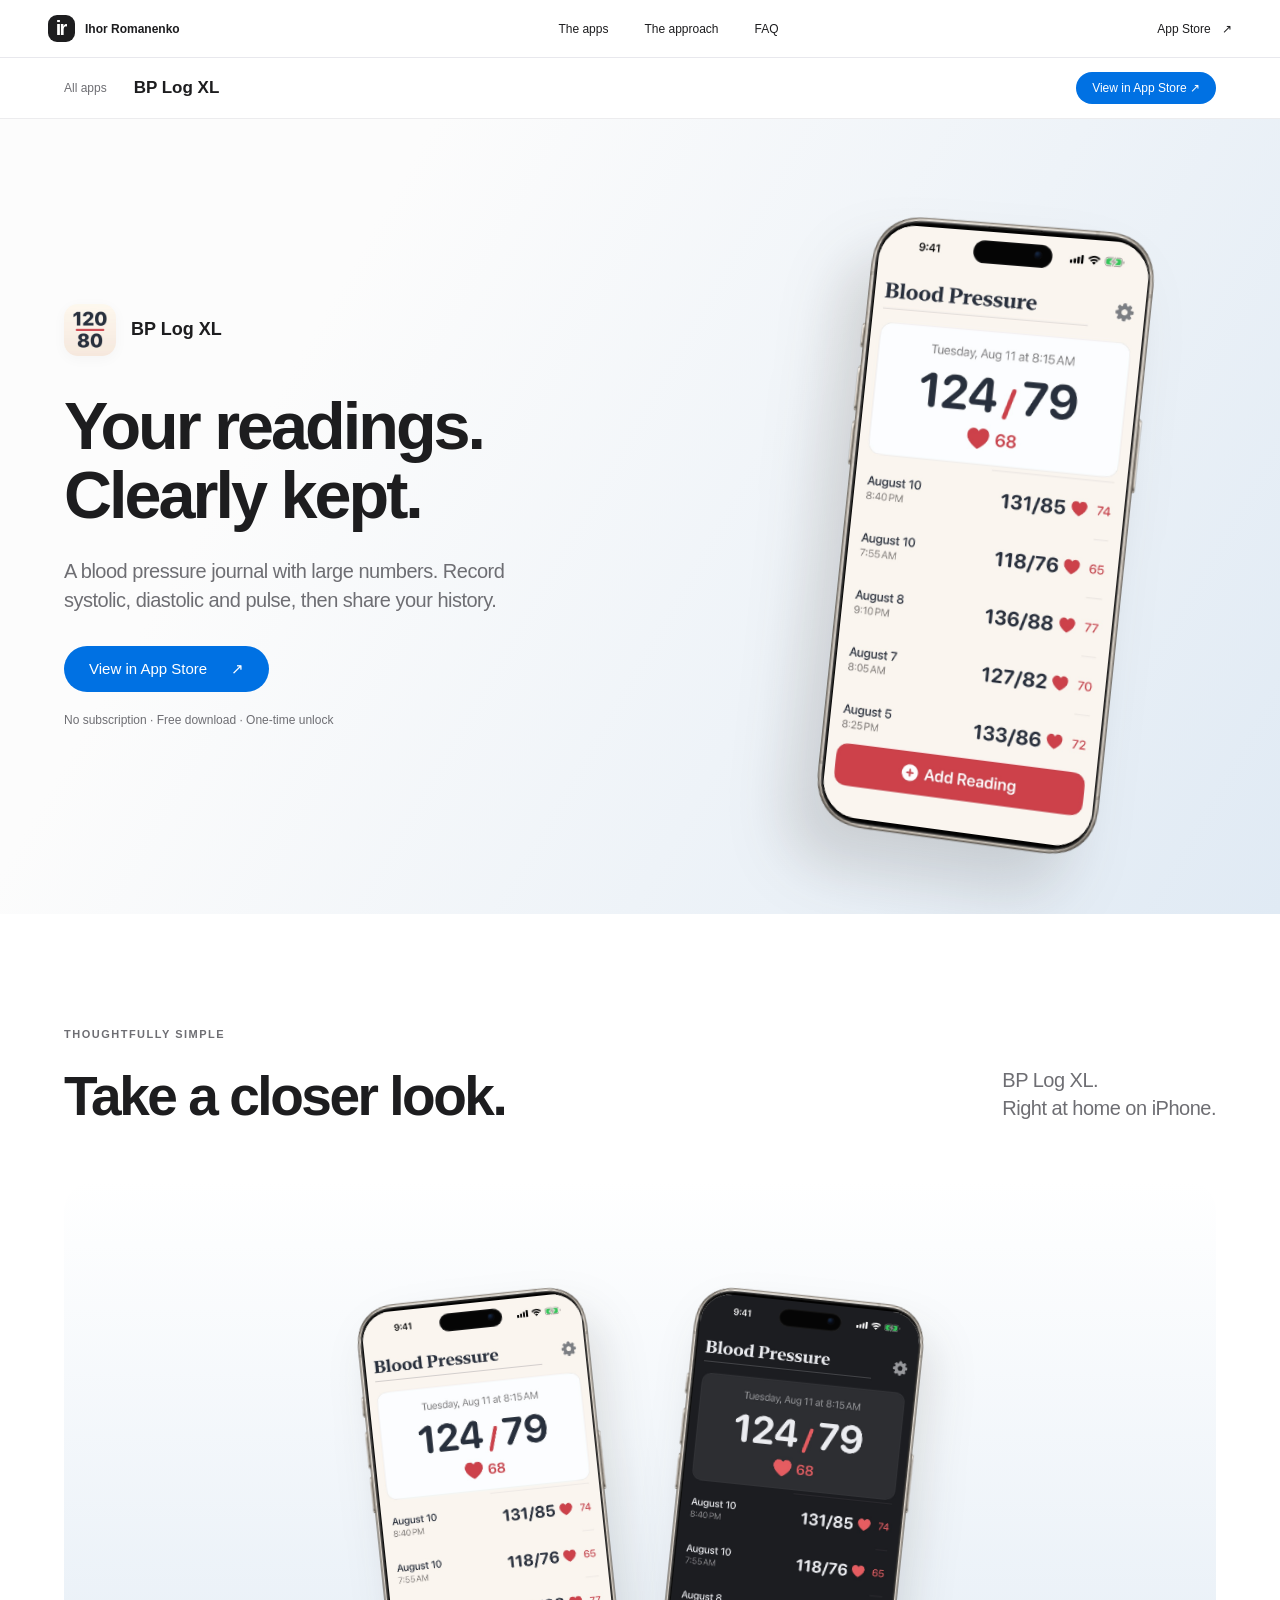
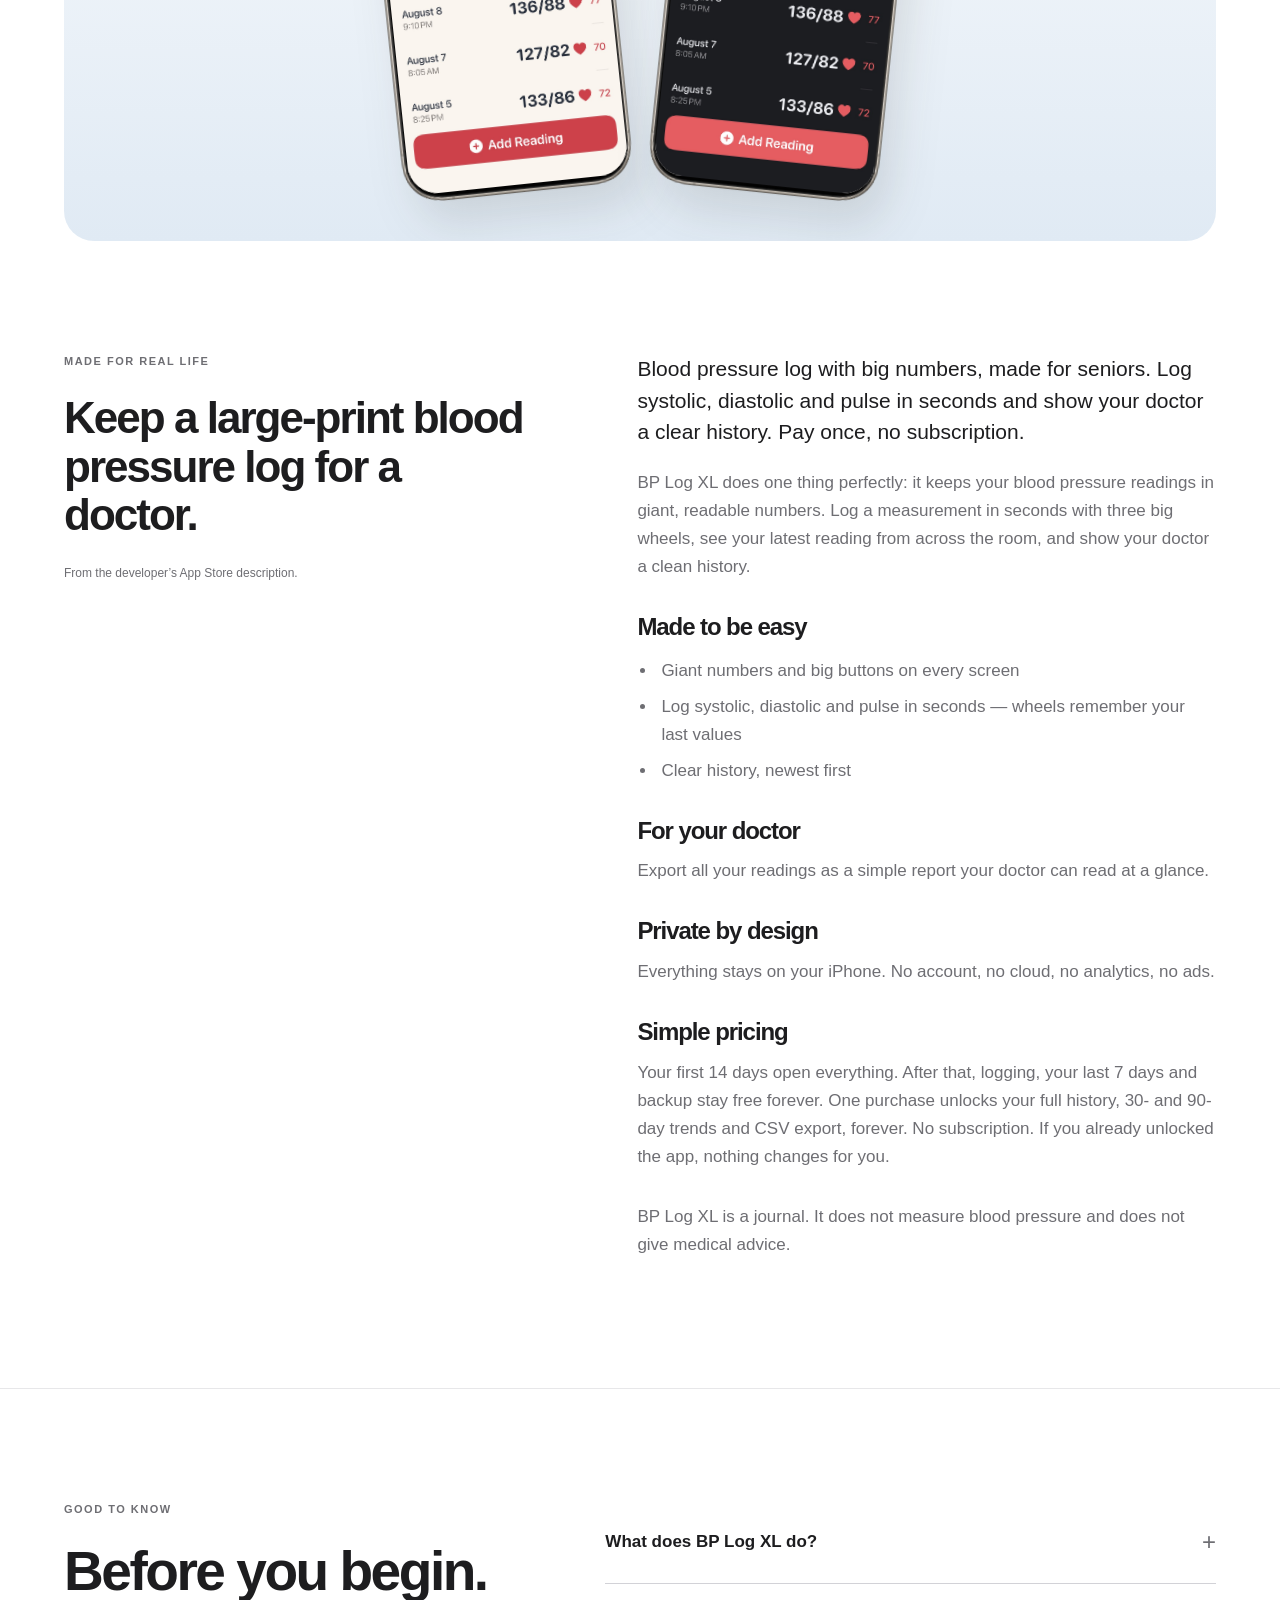
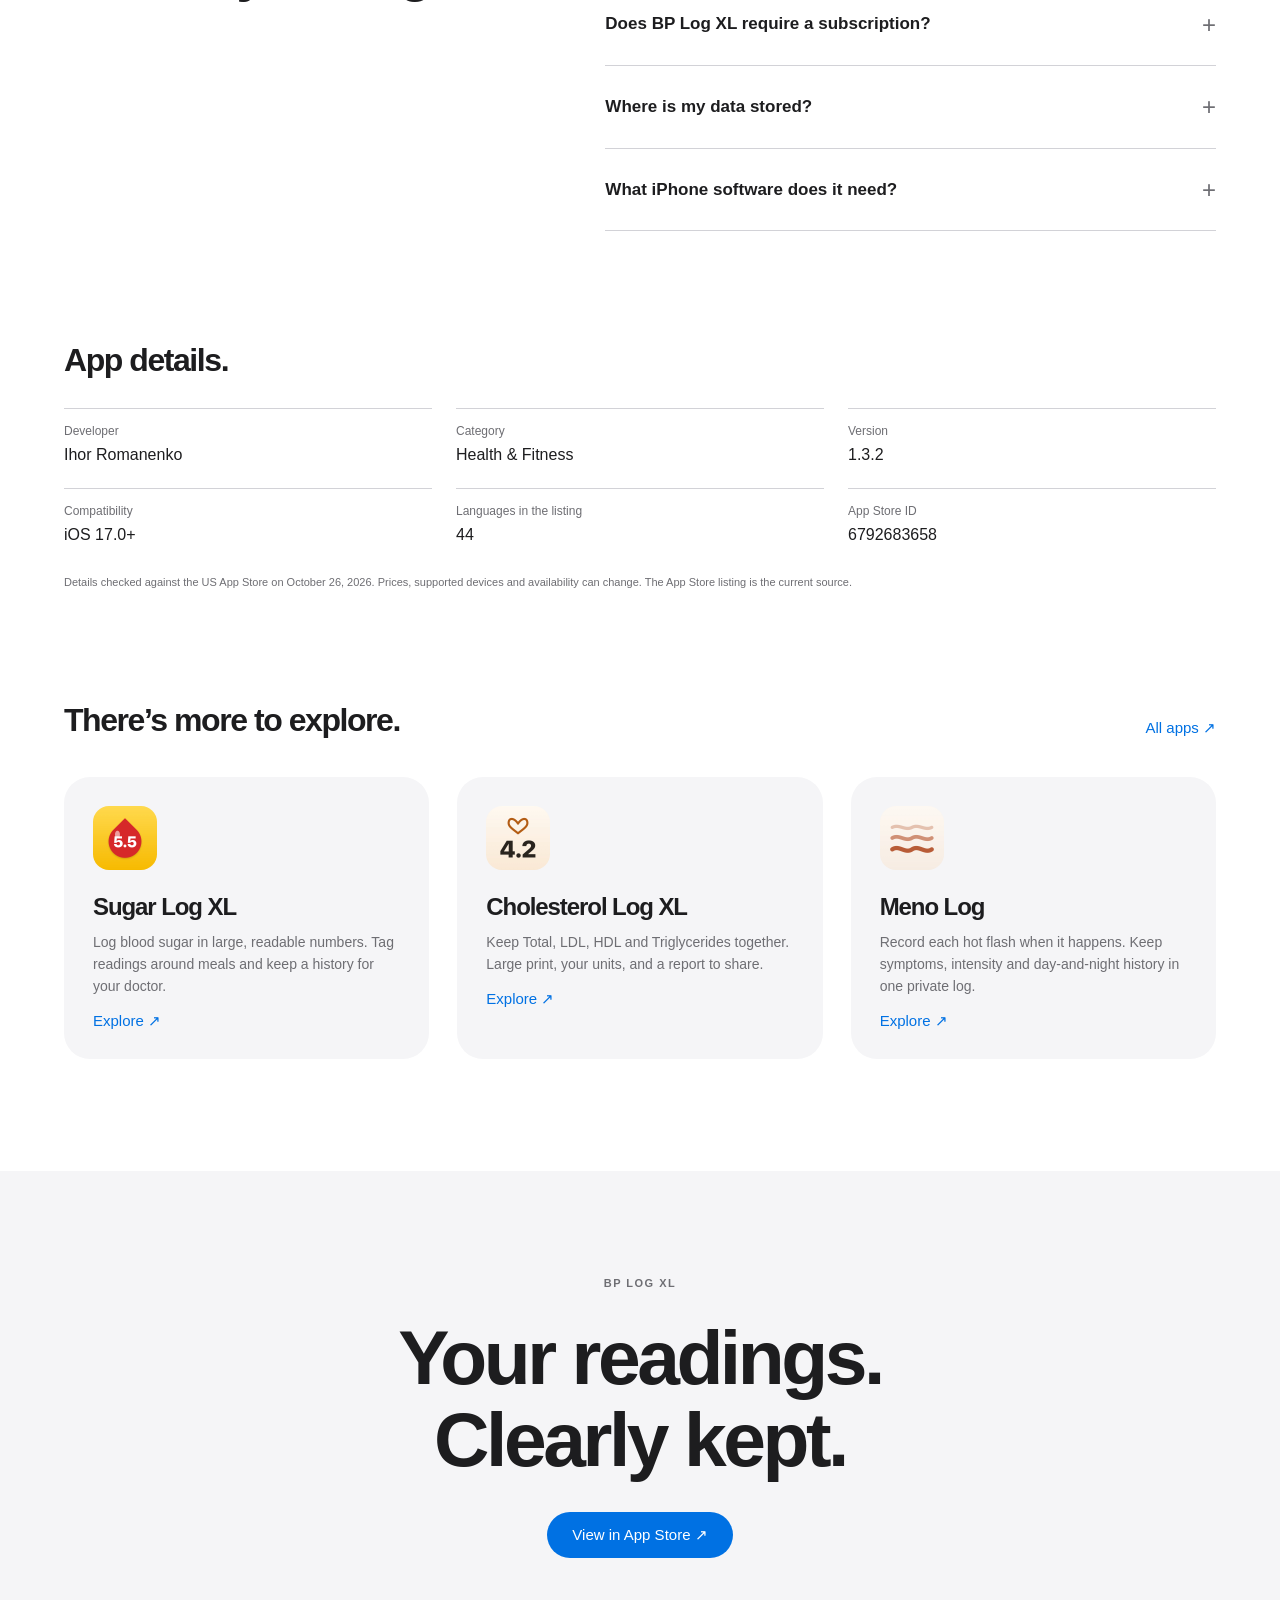
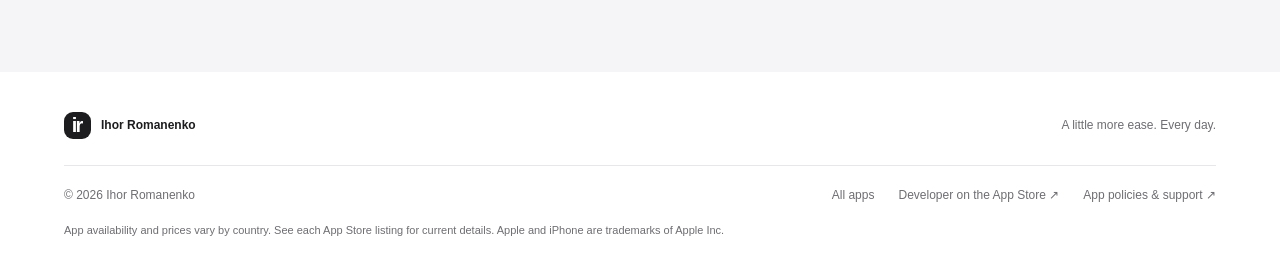
<file: bp-log-xl/index.html>
<!doctype html><html lang="en"><head><meta charset="utf-8"><meta name="viewport" content="width=device-width, initial-scale=1"><title>Blood Pressure Log App for iPhone — BP Log XL</title><meta name="description" content="BP Log XL is a large-print blood pressure log app for iPhone. A blood pressure journal with large numbers. Record systolic, diastolic and pulse, then share your history."><meta name="theme-color" content="#f5f5f7"><link rel="canonical" href="https://skylight777.github.io/ihor-apps/bp-log-xl/"><meta property="og:type" content="website"><meta property="og:title" content="Blood Pressure Log App for iPhone — BP Log XL"><meta property="og:description" content="BP Log XL is a large-print blood pressure log app for iPhone. A blood pressure journal with large numbers. Record systolic, diastolic and pulse, then share your history."><meta property="og:url" content="https://skylight777.github.io/ihor-apps/bp-log-xl/"><meta property="og:image" content="https://skylight777.github.io/ihor-apps/assets/6792683658/icon.png"><meta name="twitter:card" content="summary_large_image"><link rel="icon" href="../favicon.svg" type="image/svg+xml"><link rel="stylesheet" href="../style.css?v=2"><script src="../site.js" defer></script><script type="application/ld+json">{"@context": "https://schema.org", "@graph": [{"@type": "SoftwareApplication", "name": "BP Log XL — Blood Pressure Log", "applicationCategory": "Health & Fitness", "operatingSystem": "iOS 17.0 or later", "url": "https://skylight777.github.io/ihor-apps/bp-log-xl/", "downloadUrl": "https://apps.apple.com/app/id6792683658", "image": "https://skylight777.github.io/ihor-apps/assets/6792683658/icon.png", "description": "A blood pressure journal with large numbers. Record systolic, diastolic and pulse, then share your history.", "author": {"@type": "Person", "name": "Ihor Romanenko", "url": "https://skylight777.github.io/ihor-apps/"}, "softwareVersion": "1.3.2", "offers": {"@type": "Offer", "price": 0.0, "priceCurrency": "USD", "url": "https://apps.apple.com/app/id6792683658"}}, {"@type": "FAQPage", "mainEntity": [{"@type": "Question", "name": "What does BP Log XL do?", "acceptedAnswer": {"@type": "Answer", "text": "BP Log XL is a large-print blood pressure log app for iPhone. A blood pressure journal with large numbers. Record systolic, diastolic and pulse, then share your history."}}, {"@type": "Question", "name": "Does BP Log XL require a subscription?", "acceptedAnswer": {"@type": "Answer", "text": "No. Your first 14 days open everything. After that, logging, your last 7 days and backup stay free forever. One purchase unlocks your full history, 30- and 90-day trends and CSV export, forever. No subscription. If you already unlocked the app, nothing changes for you."}}, {"@type": "Question", "name": "Where is my data stored?", "acceptedAnswer": {"@type": "Answer", "text": "Records and projects stay on your iPhone. No account or cloud server is required. Check the app’s backup and export options before changing devices or deleting it."}}, {"@type": "Question", "name": "What iPhone software does it need?", "acceptedAnswer": {"@type": "Answer", "text": "The current listing requires iOS 17.0 or later. Check the App Store for the latest compatibility and availability."}}]}]}</script></head><body><a class="skip" href="#main">Skip to content</a><header class="site-nav"><nav aria-label="Main navigation"><a class="wordmark" href="../" aria-label="Ihor Romanenko home"><span class="monogram">ir</span><span>Ihor Romanenko</span></a><div class="nav-links"><a href="../#apps">The apps</a><a href="../#approach">The approach</a><a href="../#questions">FAQ</a></div><a class="nav-store" href="https://apps.apple.com/us/developer/ihor-romanenko/id6792562550">App Store <span aria-hidden="true">↗</span></a></nav></header><div class="product-nav"><div><a href="../#apps">All apps</a><span>BP Log XL</span><a class="button small" href="https://apps.apple.com/app/id6792683658">View in App Store ↗</a></div></div><main id="main"><section class="product-hero" style="--tint:#e0eaf4"><div class="product-hero-inner"><div class="product-copy"><div class="product-identity"><img class="product-icon" src="../assets/6792683658/icon.png" alt="" width="52" height="52"><p class="product-name">BP Log XL</p></div><h1>Your readings.<br>Clearly kept.</h1><p class="hero-description">A blood pressure journal with large numbers. Record systolic, diastolic and pulse, then share your history.</p><a class="button" href="https://apps.apple.com/app/id6792683658">View in App Store <span aria-hidden="true">↗</span></a><p class="purchase-note">No subscription · Free download · One-time unlock</p></div><div class="product-showcase"><div class="iphone" aria-label="BP Log XL on iPhone"><img class="iphone-hardware" src="../assets/hardware/iphone-titanium.png" alt="" width="866" height="1817" loading="eager"><div class="iphone-display screen-native"><img src="../assets/6792683658/display-1.jpg" alt="BP Log XL — actual app interface" loading="eager" width="832" height="1800"></div><span class="dynamic-island" aria-hidden="true"></span></div></div></div></section><section class="product-look section-wrap"><div class="section-heading"><div><p class="eyebrow">THOUGHTFULLY SIMPLE</p><h2>Take a closer look.</h2></div><p>BP Log XL.<br>Right at home on iPhone.</p></div><div class="product-gallery" style="--tint:#e0eaf4" aria-label="BP Log XL screenshots"><div class="iphone" aria-label="BP Log XL on iPhone"><img class="iphone-hardware" src="../assets/hardware/iphone-titanium.png" alt="" width="866" height="1817" loading="lazy"><div class="iphone-display screen-native"><img src="../assets/6792683658/display-1.jpg" alt="BP Log XL — actual app interface" loading="lazy" width="832" height="1800"></div><span class="dynamic-island" aria-hidden="true"></span></div><div class="iphone" aria-label="BP Log XL on iPhone"><img class="iphone-hardware" src="../assets/hardware/iphone-titanium.png" alt="" width="866" height="1817" loading="lazy"><div class="iphone-display screen-native"><img src="../assets/6792683658/display-2.jpg" alt="BP Log XL — actual app interface" loading="lazy" width="832" height="1800"></div><span class="dynamic-island" aria-hidden="true"></span></div></div></section><section class="product-story section-wrap"><div class="story-intro"><p class="eyebrow">MADE FOR REAL LIFE</p><h2>Keep a large-print blood pressure log for a doctor.</h2><p>From the developer’s App Store description.</p></div><div class="story-body"><p>Blood pressure log with big numbers, made for seniors. Log systolic, diastolic and pulse in seconds and show your doctor a clear history. Pay once, no subscription.</p><p>BP Log XL does one thing perfectly: it keeps your blood pressure readings in giant, readable numbers. Log a measurement in seconds with three big wheels, see your latest reading from across the room, and show your doctor a clean history.</p><section><h3>Made to be easy</h3><ul><li>Giant numbers and big buttons on every screen</li><li>Log systolic, diastolic and pulse in seconds — wheels remember your last values</li><li>Clear history, newest first</li></ul></section><section><h3>For your doctor</h3><p>Export all your readings as a simple report your doctor can read at a glance.</p></section><section><h3>Private by design</h3><p>Everything stays on your iPhone. No account, no cloud, no analytics, no ads.</p></section><section><h3>Simple pricing</h3><p>Your first 14 days open everything. After that, logging, your last 7 days and backup stay free forever. One purchase unlocks your full history, 30- and 90-day trends and CSV export, forever. No subscription. If you already unlocked the app, nothing changes for you.</p></section><p>BP Log XL is a journal. It does not measure blood pressure and does not give medical advice.</p></div></section><section class="questions section-wrap"><div><p class="eyebrow">GOOD TO KNOW</p><h2>Before you begin.</h2></div><div class="faq-list"><details><summary>What does BP Log XL do?<span aria-hidden="true">+</span></summary><p>BP Log XL is a large-print blood pressure log app for iPhone. A blood pressure journal with large numbers. Record systolic, diastolic and pulse, then share your history.</p></details><details><summary>Does BP Log XL require a subscription?<span aria-hidden="true">+</span></summary><p>No. Your first 14 days open everything. After that, logging, your last 7 days and backup stay free forever. One purchase unlocks your full history, 30- and 90-day trends and CSV export, forever. No subscription. If you already unlocked the app, nothing changes for you.</p></details><details><summary>Where is my data stored?<span aria-hidden="true">+</span></summary><p>Records and projects stay on your iPhone. No account or cloud server is required. Check the app’s backup and export options before changing devices or deleting it.</p></details><details><summary>What iPhone software does it need?<span aria-hidden="true">+</span></summary><p>The current listing requires iOS 17.0 or later. Check the App Store for the latest compatibility and availability.</p></details></div></section><section class="product-facts section-wrap"><h2>App details.</h2><dl><div><dt>Developer</dt><dd>Ihor Romanenko</dd></div><div><dt>Category</dt><dd>Health & Fitness</dd></div><div><dt>Version</dt><dd>1.3.2</dd></div><div><dt>Compatibility</dt><dd>iOS 17.0+</dd></div><div><dt>Languages in the listing</dt><dd>44</dd></div><div><dt>App Store ID</dt><dd>6792683658</dd></div></dl><p class="fineprint">Details checked against the US App Store on October 26, 2026. Prices, supported devices and availability can change. The App Store listing is the current source.</p></section><section class="related section-wrap"><div class="section-heading"><h2>There’s more to explore.</h2><a class="text-link" href="../#apps">All apps ↗</a></div><div class="related-grid"><a href="../sugar-log-xl/"><img src="../assets/6793054896/icon.png" alt="" width="64" height="64" loading="lazy"><h3>Sugar Log XL</h3><p>Log blood sugar in large, readable numbers. Tag readings around meals and keep a history for your doctor.</p><span class="text-link">Explore ↗</span></a><a href="../cholesterol-log-xl/"><img src="../assets/6796485536/icon.png" alt="" width="64" height="64" loading="lazy"><h3>Cholesterol Log XL</h3><p>Keep Total, LDL, HDL and Triglycerides together. Large print, your units, and a report to share.</p><span class="text-link">Explore ↗</span></a><a href="../meno-log/"><img src="../assets/6796485894/icon.png" alt="" width="64" height="64" loading="lazy"><h3>Meno Log</h3><p>Record each hot flash when it happens. Keep symptoms, intensity and day-and-night history in one private log.</p><span class="text-link">Explore ↗</span></a></div></section><section class="closing"><p class="eyebrow">BP LOG XL</p><h2>Your readings.<br>Clearly kept.</h2><a class="button" href="https://apps.apple.com/app/id6792683658">View in App Store ↗</a></section></main><footer><div class="footer-top"><a class="wordmark" href="../"><span class="monogram">ir</span>Ihor Romanenko</a><p>A little more ease. Every day.</p></div><div class="footer-bottom"><span>© 2026 Ihor Romanenko</span><a href="../#apps">All apps</a><a href="https://apps.apple.com/us/developer/ihor-romanenko/id6792562550">Developer on the App Store ↗</a><a href="https://skylight777.github.io/igor-apps-legal/">App policies & support ↗</a></div><p class="fineprint">App availability and prices vary by country. See each App Store listing for current details. Apple and iPhone are trademarks of Apple Inc.</p></footer></body></html>
</file>
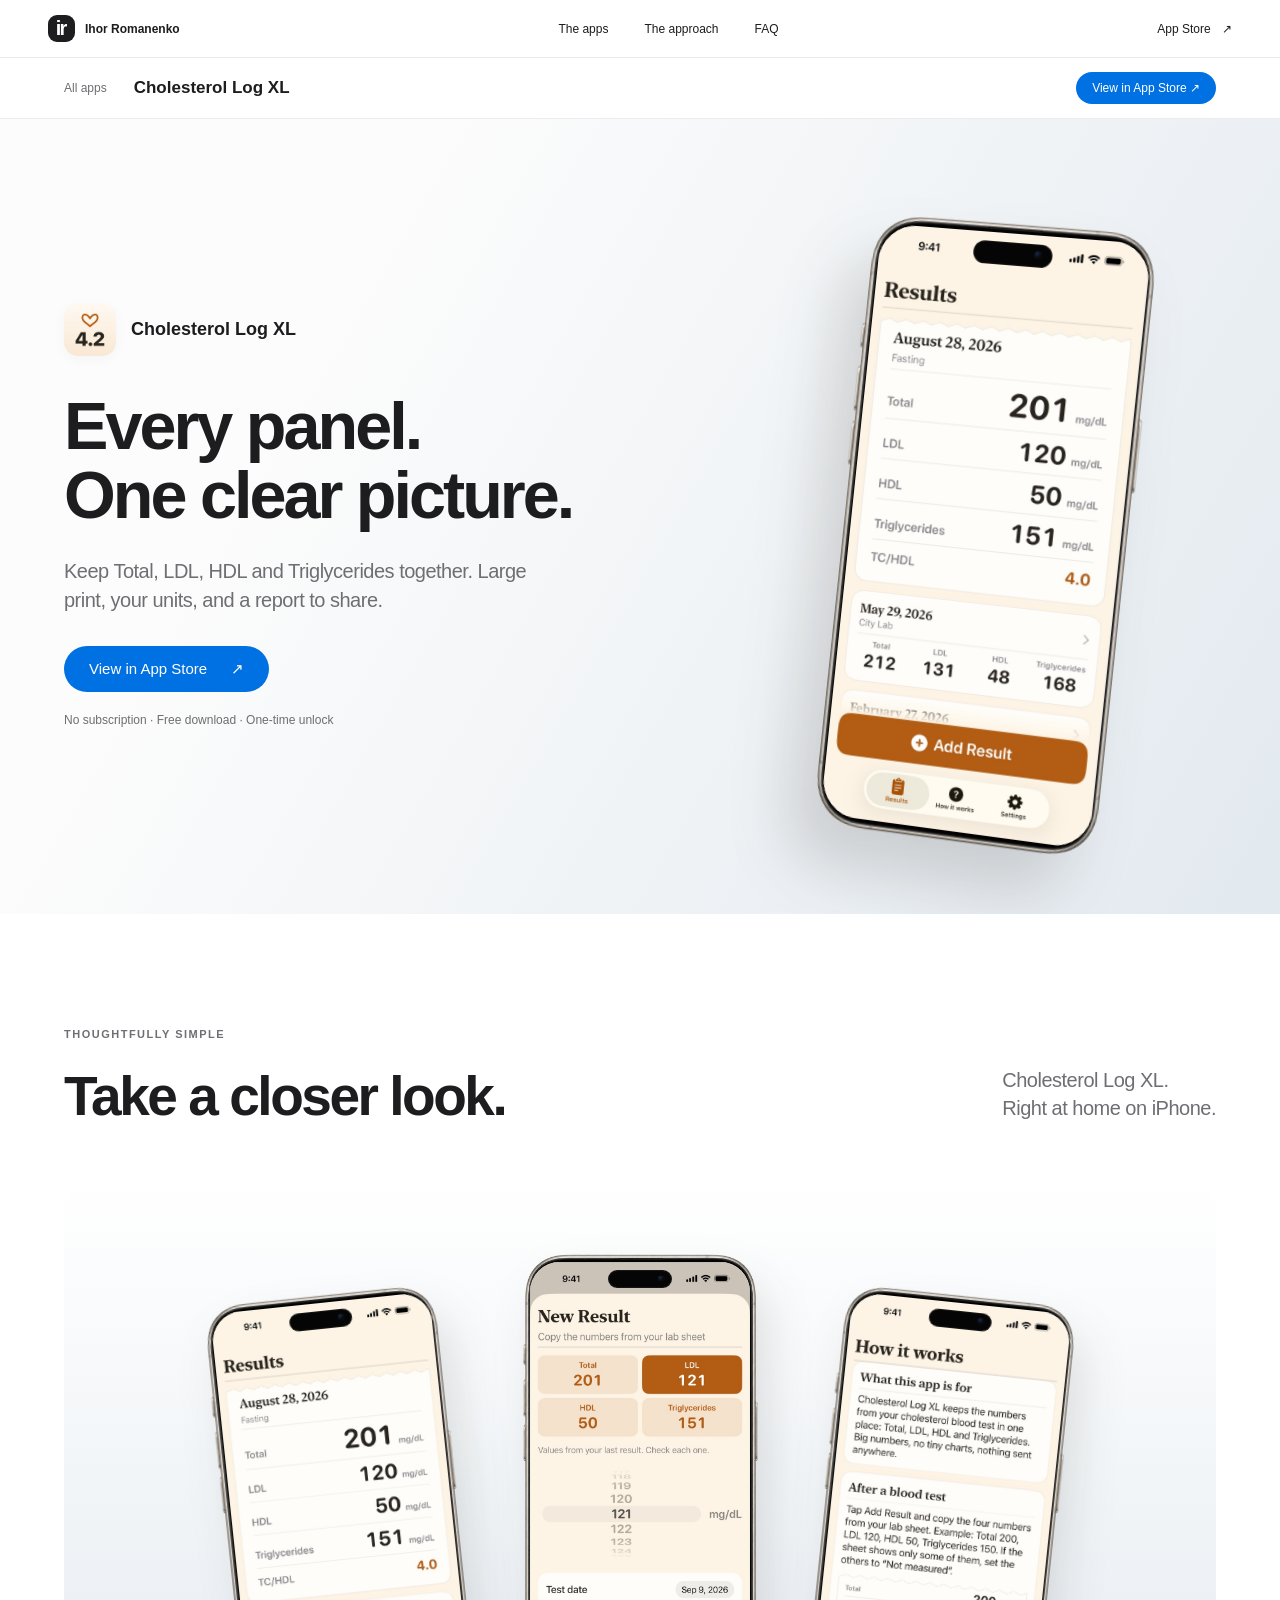
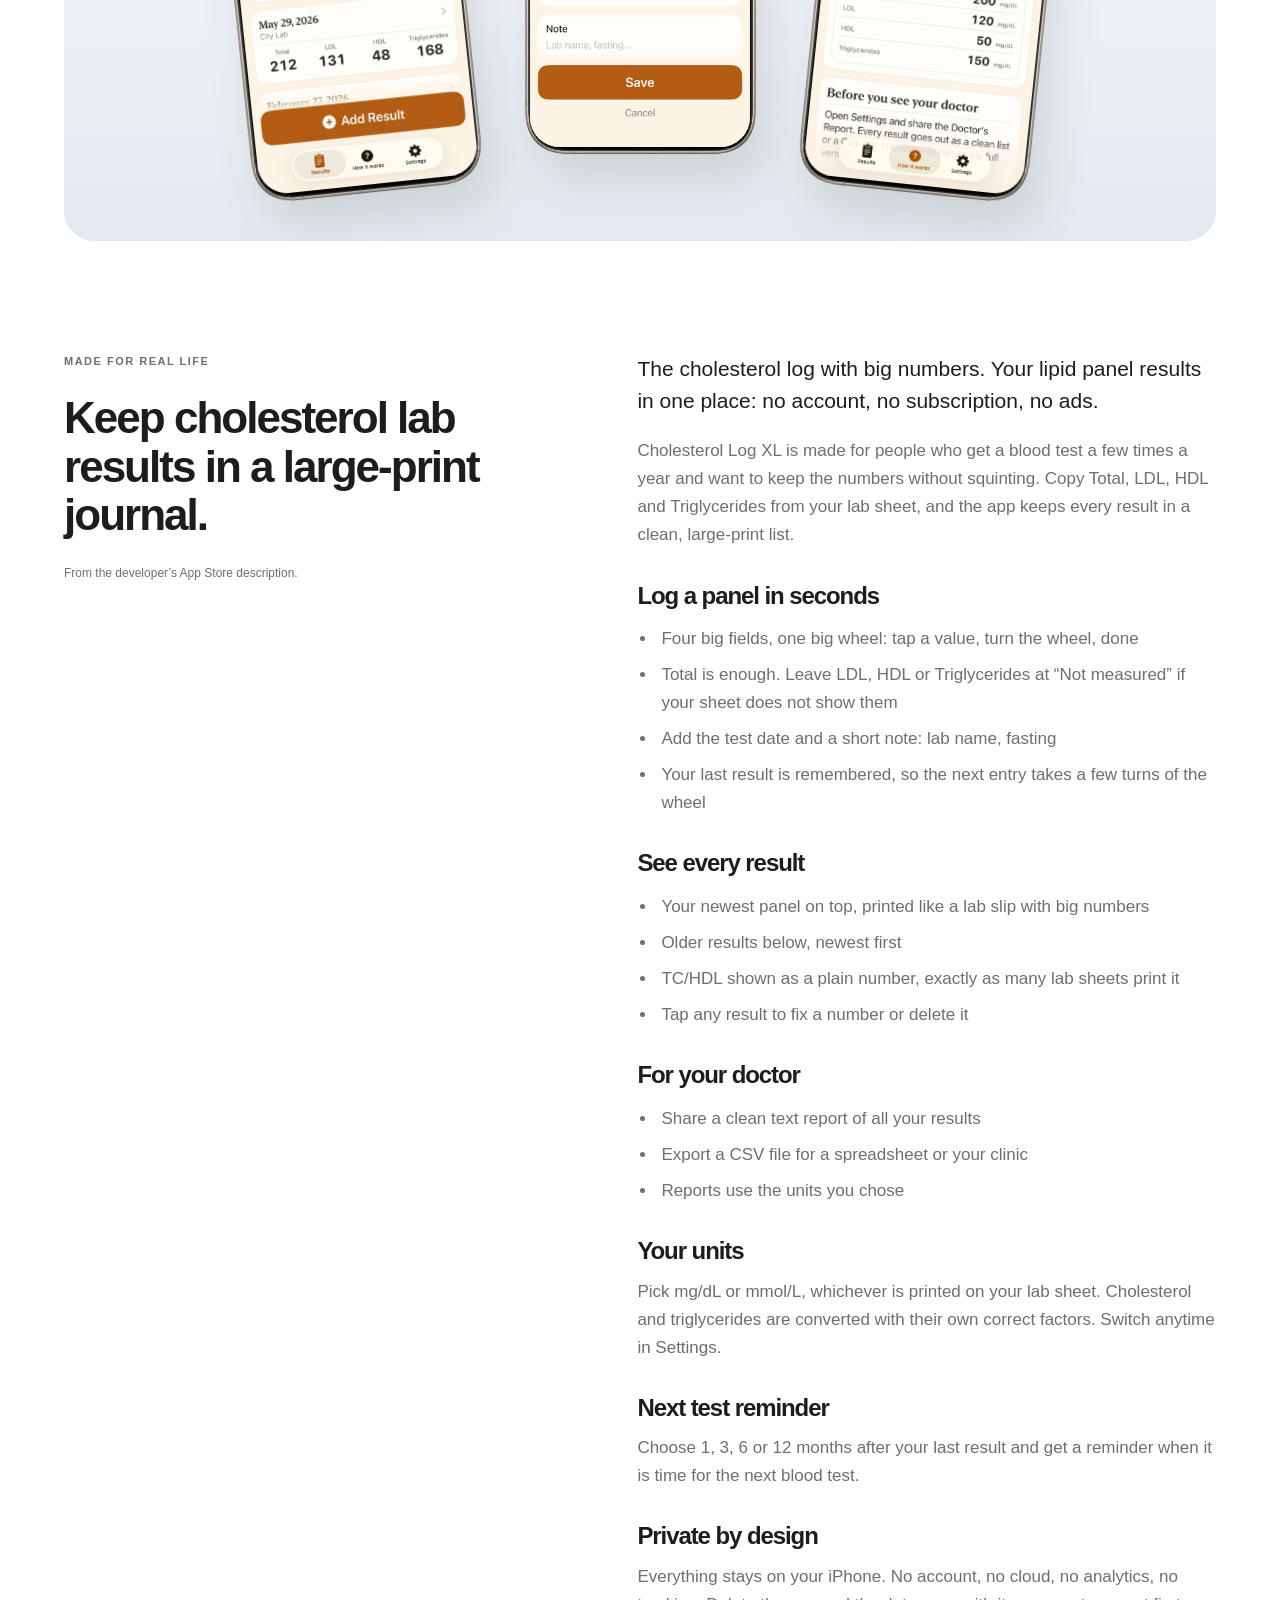
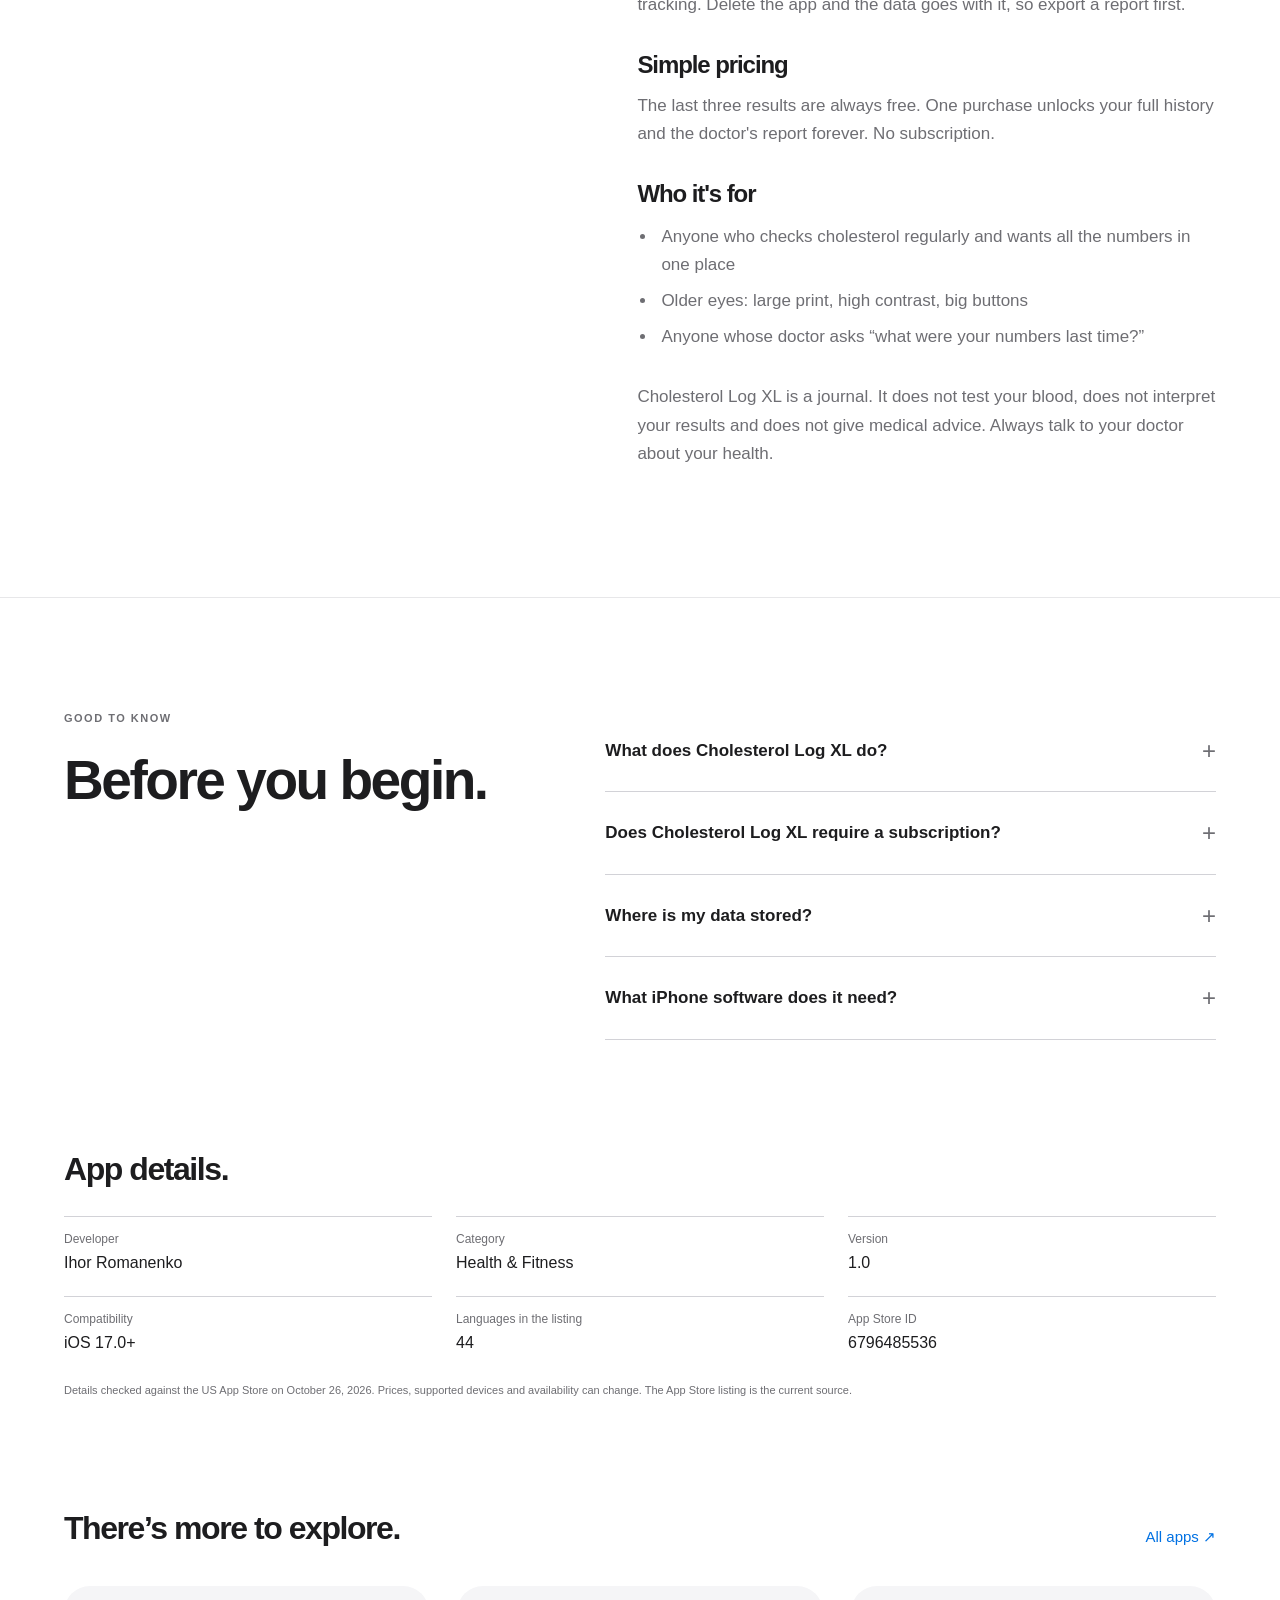
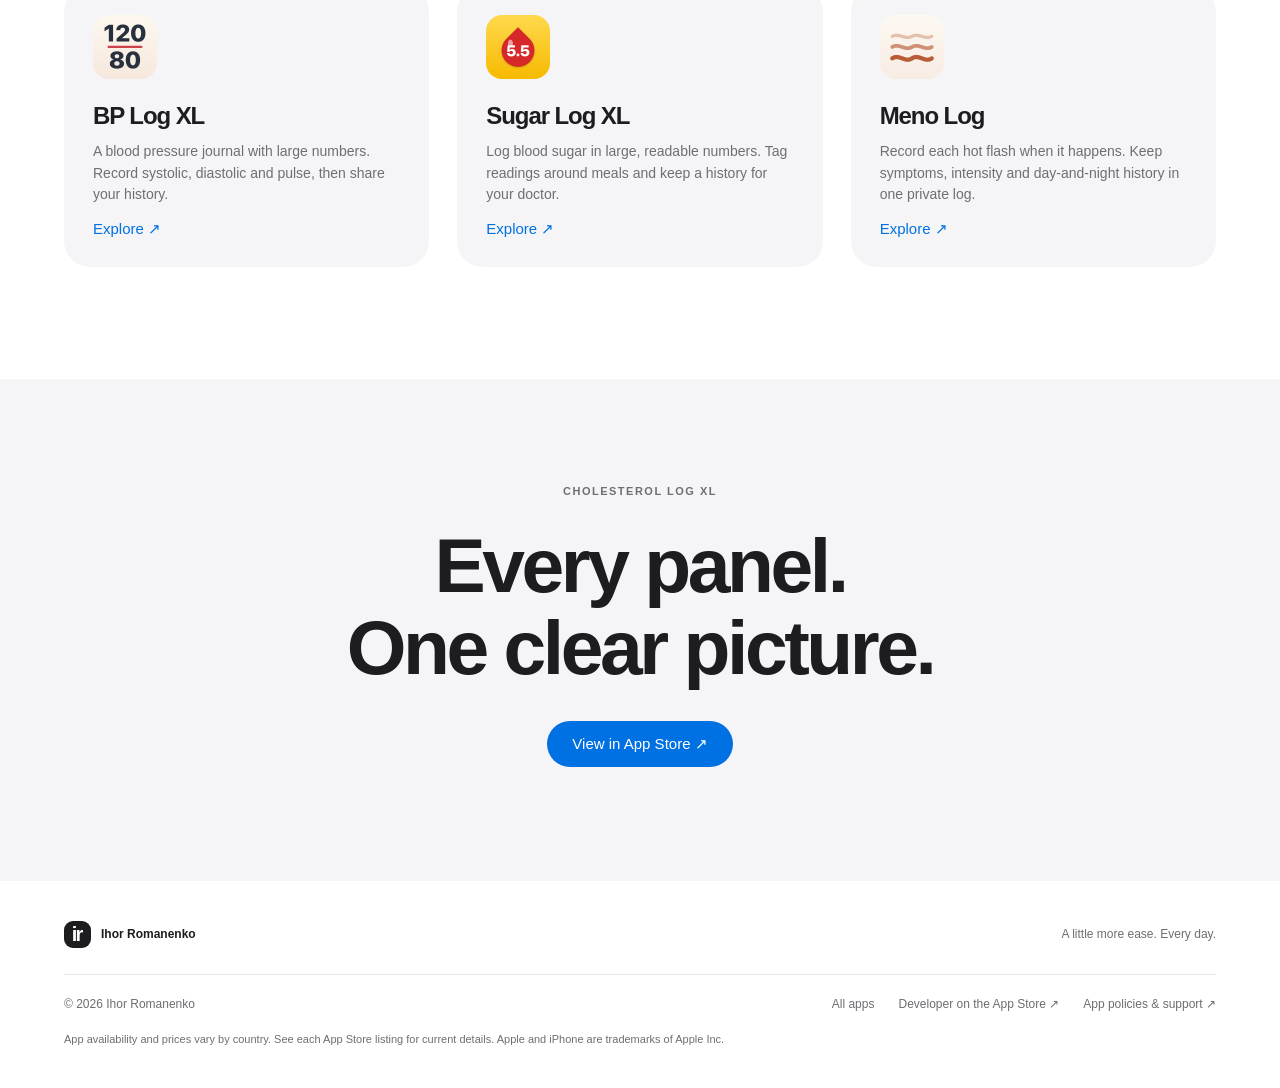
<file: cholesterol-log-xl/index.html>
<!doctype html><html lang="en"><head><meta charset="utf-8"><meta name="viewport" content="width=device-width, initial-scale=1"><title>Cholesterol &amp; Lipid Tracker App for iPhone — Cholesterol Log XL</title><meta name="description" content="Cholesterol Log XL is a large-print cholesterol and lipid tracker app for iPhone. Keep Total, LDL, HDL and Triglycerides together. Large print, your units, and a report to share."><meta name="theme-color" content="#f5f5f7"><link rel="canonical" href="https://skylight777.github.io/ihor-apps/cholesterol-log-xl/"><meta property="og:type" content="website"><meta property="og:title" content="Cholesterol &amp; Lipid Tracker App for iPhone — Cholesterol Log XL"><meta property="og:description" content="Cholesterol Log XL is a large-print cholesterol and lipid tracker app for iPhone. Keep Total, LDL, HDL and Triglycerides together. Large print, your units, and a report to share."><meta property="og:url" content="https://skylight777.github.io/ihor-apps/cholesterol-log-xl/"><meta property="og:image" content="https://skylight777.github.io/ihor-apps/assets/6796485536/icon.png"><meta name="twitter:card" content="summary_large_image"><link rel="icon" href="../favicon.svg" type="image/svg+xml"><link rel="stylesheet" href="../style.css?v=2"><script src="../site.js" defer></script><script type="application/ld+json">{"@context": "https://schema.org", "@graph": [{"@type": "SoftwareApplication", "name": "Cholesterol Log XL: Lipid Log", "applicationCategory": "Health & Fitness", "operatingSystem": "iOS 17.0 or later", "url": "https://skylight777.github.io/ihor-apps/cholesterol-log-xl/", "downloadUrl": "https://apps.apple.com/app/id6796485536", "image": "https://skylight777.github.io/ihor-apps/assets/6796485536/icon.png", "description": "Keep Total, LDL, HDL and Triglycerides together. Large print, your units, and a report to share.", "author": {"@type": "Person", "name": "Ihor Romanenko", "url": "https://skylight777.github.io/ihor-apps/"}, "softwareVersion": "1.0", "offers": {"@type": "Offer", "price": 0.0, "priceCurrency": "USD", "url": "https://apps.apple.com/app/id6796485536"}}, {"@type": "FAQPage", "mainEntity": [{"@type": "Question", "name": "What does Cholesterol Log XL do?", "acceptedAnswer": {"@type": "Answer", "text": "Cholesterol Log XL is a large-print cholesterol and lipid tracker app for iPhone. Keep Total, LDL, HDL and Triglycerides together. Large print, your units, and a report to share."}}, {"@type": "Question", "name": "Does Cholesterol Log XL require a subscription?", "acceptedAnswer": {"@type": "Answer", "text": "No. The last three results are always free. One purchase unlocks your full history and the doctor's report forever. No subscription."}}, {"@type": "Question", "name": "Where is my data stored?", "acceptedAnswer": {"@type": "Answer", "text": "Records and projects stay on your iPhone. No account or cloud server is required. Check the app’s backup and export options before changing devices or deleting it."}}, {"@type": "Question", "name": "What iPhone software does it need?", "acceptedAnswer": {"@type": "Answer", "text": "The current listing requires iOS 17.0 or later. Check the App Store for the latest compatibility and availability."}}]}]}</script></head><body><a class="skip" href="#main">Skip to content</a><header class="site-nav"><nav aria-label="Main navigation"><a class="wordmark" href="../" aria-label="Ihor Romanenko home"><span class="monogram">ir</span><span>Ihor Romanenko</span></a><div class="nav-links"><a href="../#apps">The apps</a><a href="../#approach">The approach</a><a href="../#questions">FAQ</a></div><a class="nav-store" href="https://apps.apple.com/us/developer/ihor-romanenko/id6792562550">App Store <span aria-hidden="true">↗</span></a></nav></header><div class="product-nav"><div><a href="../#apps">All apps</a><span>Cholesterol Log XL</span><a class="button small" href="https://apps.apple.com/app/id6796485536">View in App Store ↗</a></div></div><main id="main"><section class="product-hero" style="--tint:#e2e9ef"><div class="product-hero-inner"><div class="product-copy"><div class="product-identity"><img class="product-icon" src="../assets/6796485536/icon.png" alt="" width="52" height="52"><p class="product-name">Cholesterol Log XL</p></div><h1>Every panel.<br>One clear picture.</h1><p class="hero-description">Keep Total, LDL, HDL and Triglycerides together. Large print, your units, and a report to share.</p><a class="button" href="https://apps.apple.com/app/id6796485536">View in App Store <span aria-hidden="true">↗</span></a><p class="purchase-note">No subscription · Free download · One-time unlock</p></div><div class="product-showcase"><div class="iphone" aria-label="Cholesterol Log XL on iPhone"><img class="iphone-hardware" src="../assets/hardware/iphone-titanium.png" alt="" width="866" height="1817" loading="eager"><div class="iphone-display screen-branded"><img src="../assets/6796485536/display-1.jpg" alt="Cholesterol Log XL — actual app interface" loading="eager" width="832" height="1800"></div><span class="dynamic-island" aria-hidden="true"></span></div></div></div></section><section class="product-look section-wrap"><div class="section-heading"><div><p class="eyebrow">THOUGHTFULLY SIMPLE</p><h2>Take a closer look.</h2></div><p>Cholesterol Log XL.<br>Right at home on iPhone.</p></div><div class="product-gallery" style="--tint:#e2e9ef" aria-label="Cholesterol Log XL screenshots"><div class="iphone" aria-label="Cholesterol Log XL on iPhone"><img class="iphone-hardware" src="../assets/hardware/iphone-titanium.png" alt="" width="866" height="1817" loading="lazy"><div class="iphone-display screen-branded"><img src="../assets/6796485536/display-1.jpg" alt="Cholesterol Log XL — actual app interface" loading="lazy" width="832" height="1800"></div><span class="dynamic-island" aria-hidden="true"></span></div><div class="iphone" aria-label="Cholesterol Log XL on iPhone"><img class="iphone-hardware" src="../assets/hardware/iphone-titanium.png" alt="" width="866" height="1817" loading="lazy"><div class="iphone-display screen-branded"><img src="../assets/6796485536/display-2.jpg" alt="Cholesterol Log XL — actual app interface" loading="lazy" width="832" height="1800"></div><span class="dynamic-island" aria-hidden="true"></span></div><div class="iphone" aria-label="Cholesterol Log XL on iPhone"><img class="iphone-hardware" src="../assets/hardware/iphone-titanium.png" alt="" width="866" height="1817" loading="lazy"><div class="iphone-display screen-branded"><img src="../assets/6796485536/display-3.jpg" alt="Cholesterol Log XL — actual app interface" loading="lazy" width="832" height="1800"></div><span class="dynamic-island" aria-hidden="true"></span></div></div></section><section class="product-story section-wrap"><div class="story-intro"><p class="eyebrow">MADE FOR REAL LIFE</p><h2>Keep cholesterol lab results in a large-print journal.</h2><p>From the developer’s App Store description.</p></div><div class="story-body"><p>The cholesterol log with big numbers. Your lipid panel results in one place: no account, no subscription, no ads.</p><p>Cholesterol Log XL is made for people who get a blood test a few times a year and want to keep the numbers without squinting. Copy Total, LDL, HDL and Triglycerides from your lab sheet, and the app keeps every result in a clean, large-print list.</p><section><h3>Log a panel in seconds</h3><ul><li>Four big fields, one big wheel: tap a value, turn the wheel, done</li><li>Total is enough. Leave LDL, HDL or Triglycerides at “Not measured” if your sheet does not show them</li><li>Add the test date and a short note: lab name, fasting</li><li>Your last result is remembered, so the next entry takes a few turns of the wheel</li></ul></section><section><h3>See every result</h3><ul><li>Your newest panel on top, printed like a lab slip with big numbers</li><li>Older results below, newest first</li><li>TC/HDL shown as a plain number, exactly as many lab sheets print it</li><li>Tap any result to fix a number or delete it</li></ul></section><section><h3>For your doctor</h3><ul><li>Share a clean text report of all your results</li><li>Export a CSV file for a spreadsheet or your clinic</li><li>Reports use the units you chose</li></ul></section><section><h3>Your units</h3><p>Pick mg/dL or mmol/L, whichever is printed on your lab sheet. Cholesterol and triglycerides are converted with their own correct factors. Switch anytime in Settings.</p></section><section><h3>Next test reminder</h3><p>Choose 1, 3, 6 or 12 months after your last result and get a reminder when it is time for the next blood test.</p></section><section><h3>Private by design</h3><p>Everything stays on your iPhone. No account, no cloud, no analytics, no tracking. Delete the app and the data goes with it, so export a report first.</p></section><section><h3>Simple pricing</h3><p>The last three results are always free. One purchase unlocks your full history and the doctor&#x27;s report forever. No subscription.</p></section><section><h3>Who it&#x27;s for</h3><ul><li>Anyone who checks cholesterol regularly and wants all the numbers in one place</li><li>Older eyes: large print, high contrast, big buttons</li><li>Anyone whose doctor asks “what were your numbers last time?”</li></ul></section><p>Cholesterol Log XL is a journal. It does not test your blood, does not interpret your results and does not give medical advice. Always talk to your doctor about your health.</p></div></section><section class="questions section-wrap"><div><p class="eyebrow">GOOD TO KNOW</p><h2>Before you begin.</h2></div><div class="faq-list"><details><summary>What does Cholesterol Log XL do?<span aria-hidden="true">+</span></summary><p>Cholesterol Log XL is a large-print cholesterol and lipid tracker app for iPhone. Keep Total, LDL, HDL and Triglycerides together. Large print, your units, and a report to share.</p></details><details><summary>Does Cholesterol Log XL require a subscription?<span aria-hidden="true">+</span></summary><p>No. The last three results are always free. One purchase unlocks your full history and the doctor&#x27;s report forever. No subscription.</p></details><details><summary>Where is my data stored?<span aria-hidden="true">+</span></summary><p>Records and projects stay on your iPhone. No account or cloud server is required. Check the app’s backup and export options before changing devices or deleting it.</p></details><details><summary>What iPhone software does it need?<span aria-hidden="true">+</span></summary><p>The current listing requires iOS 17.0 or later. Check the App Store for the latest compatibility and availability.</p></details></div></section><section class="product-facts section-wrap"><h2>App details.</h2><dl><div><dt>Developer</dt><dd>Ihor Romanenko</dd></div><div><dt>Category</dt><dd>Health & Fitness</dd></div><div><dt>Version</dt><dd>1.0</dd></div><div><dt>Compatibility</dt><dd>iOS 17.0+</dd></div><div><dt>Languages in the listing</dt><dd>44</dd></div><div><dt>App Store ID</dt><dd>6796485536</dd></div></dl><p class="fineprint">Details checked against the US App Store on October 26, 2026. Prices, supported devices and availability can change. The App Store listing is the current source.</p></section><section class="related section-wrap"><div class="section-heading"><h2>There’s more to explore.</h2><a class="text-link" href="../#apps">All apps ↗</a></div><div class="related-grid"><a href="../bp-log-xl/"><img src="../assets/6792683658/icon.png" alt="" width="64" height="64" loading="lazy"><h3>BP Log XL</h3><p>A blood pressure journal with large numbers. Record systolic, diastolic and pulse, then share your history.</p><span class="text-link">Explore ↗</span></a><a href="../sugar-log-xl/"><img src="../assets/6793054896/icon.png" alt="" width="64" height="64" loading="lazy"><h3>Sugar Log XL</h3><p>Log blood sugar in large, readable numbers. Tag readings around meals and keep a history for your doctor.</p><span class="text-link">Explore ↗</span></a><a href="../meno-log/"><img src="../assets/6796485894/icon.png" alt="" width="64" height="64" loading="lazy"><h3>Meno Log</h3><p>Record each hot flash when it happens. Keep symptoms, intensity and day-and-night history in one private log.</p><span class="text-link">Explore ↗</span></a></div></section><section class="closing"><p class="eyebrow">CHOLESTEROL LOG XL</p><h2>Every panel.<br>One clear picture.</h2><a class="button" href="https://apps.apple.com/app/id6796485536">View in App Store ↗</a></section></main><footer><div class="footer-top"><a class="wordmark" href="../"><span class="monogram">ir</span>Ihor Romanenko</a><p>A little more ease. Every day.</p></div><div class="footer-bottom"><span>© 2026 Ihor Romanenko</span><a href="../#apps">All apps</a><a href="https://apps.apple.com/us/developer/ihor-romanenko/id6792562550">Developer on the App Store ↗</a><a href="https://skylight777.github.io/igor-apps-legal/">App policies & support ↗</a></div><p class="fineprint">App availability and prices vary by country. See each App Store listing for current details. Apple and iPhone are trademarks of Apple Inc.</p></footer></body></html>
</file>
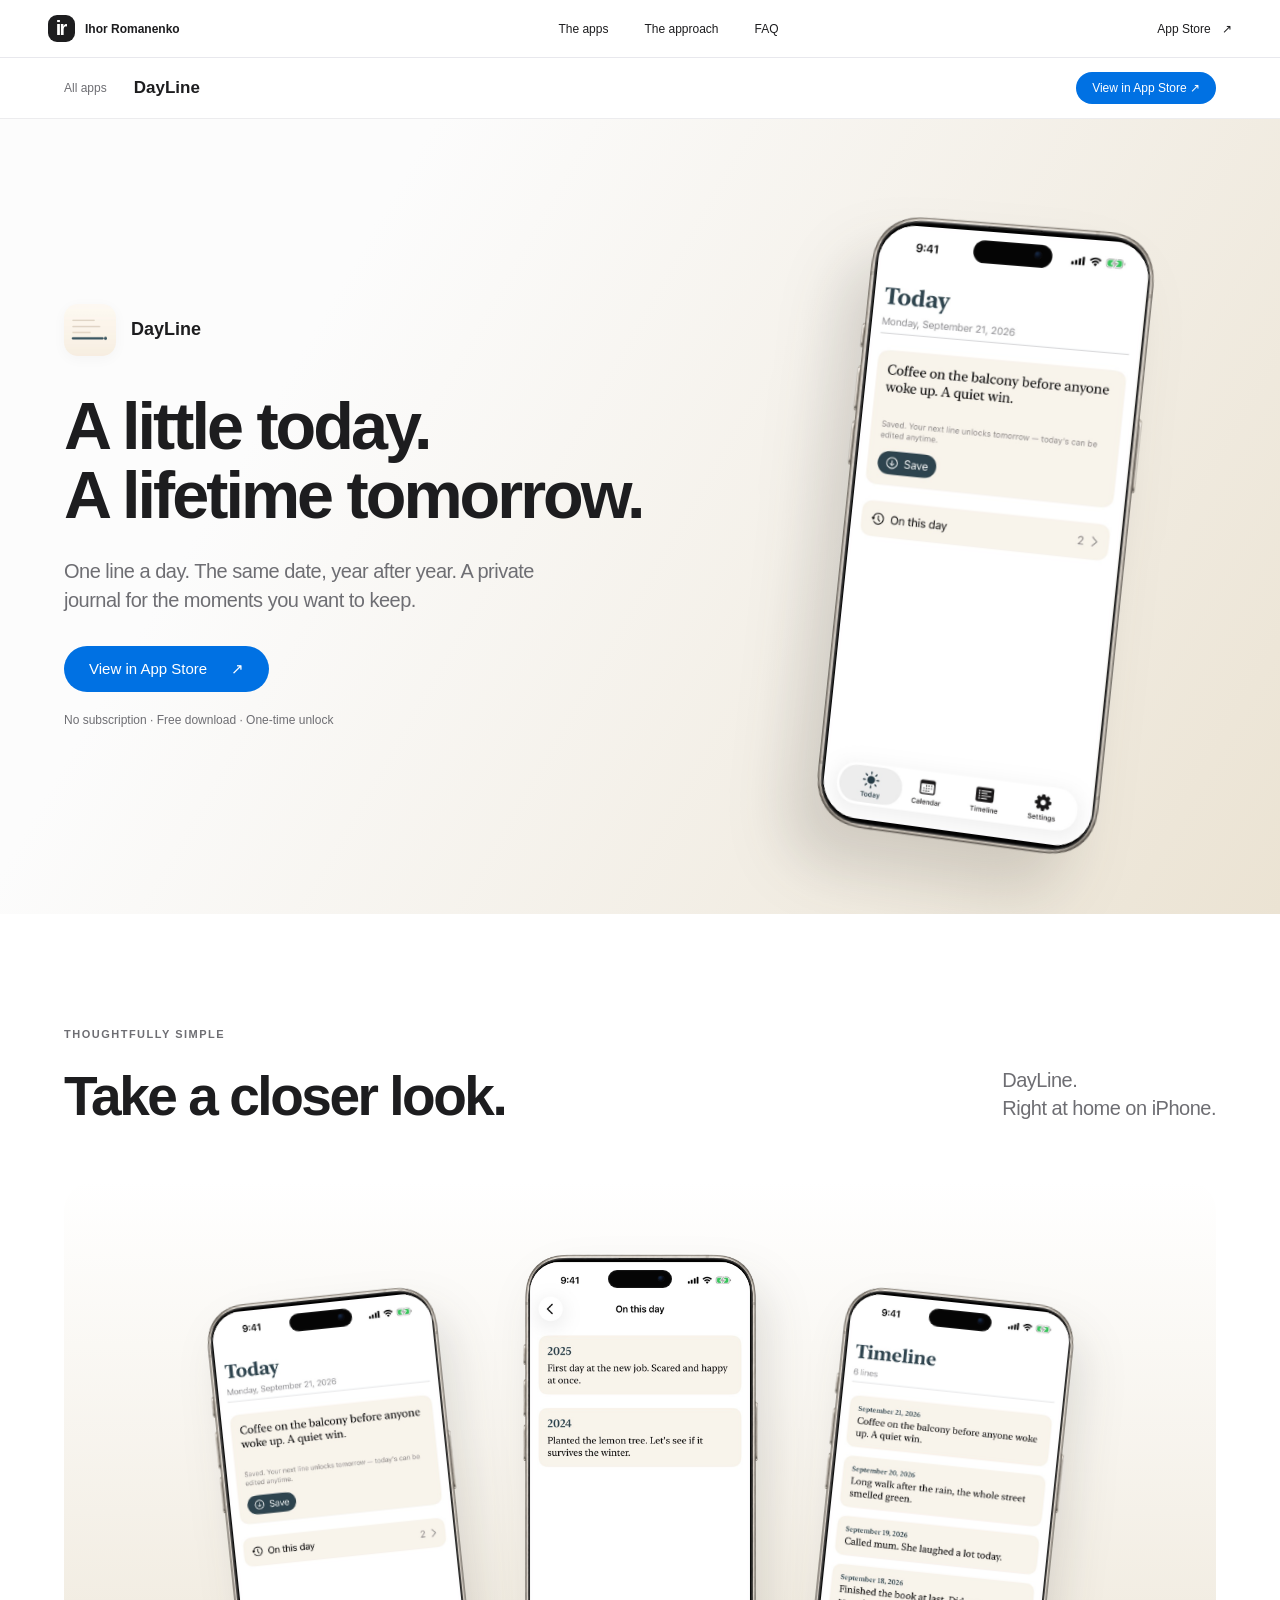
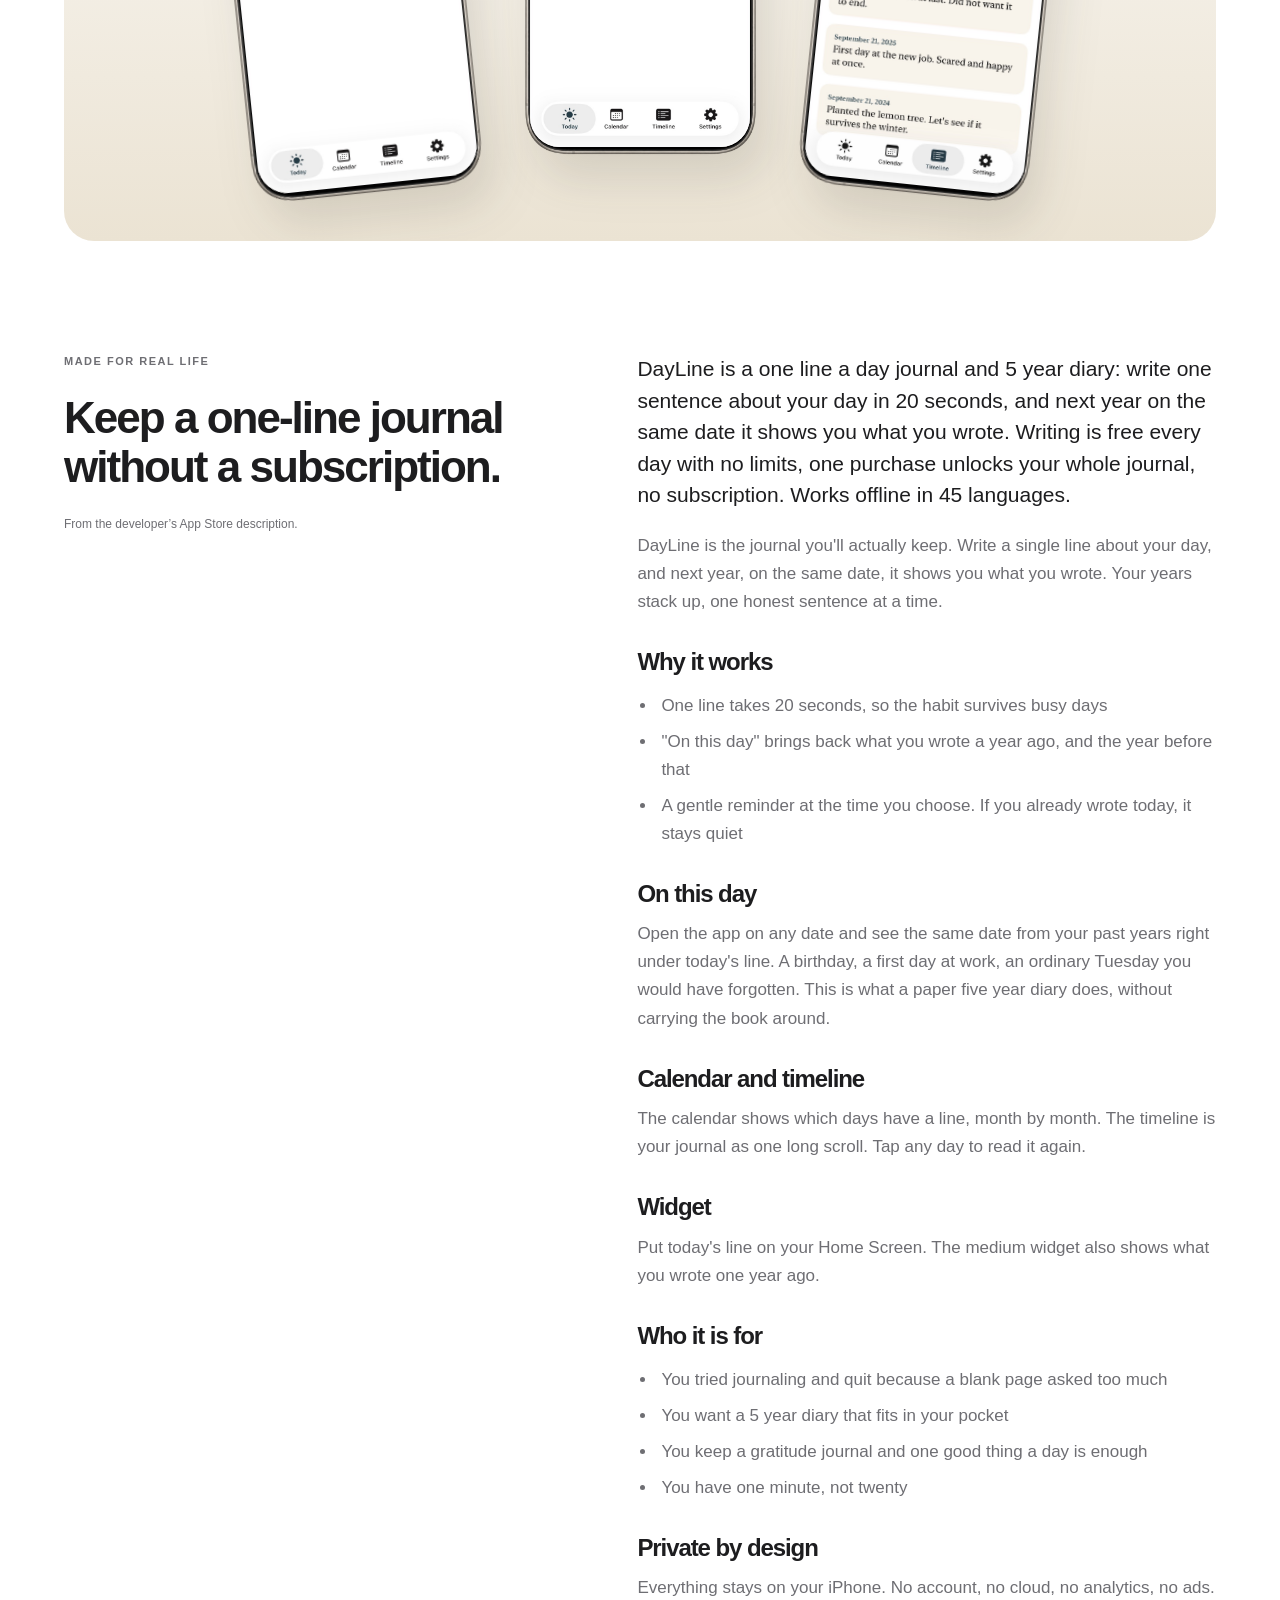
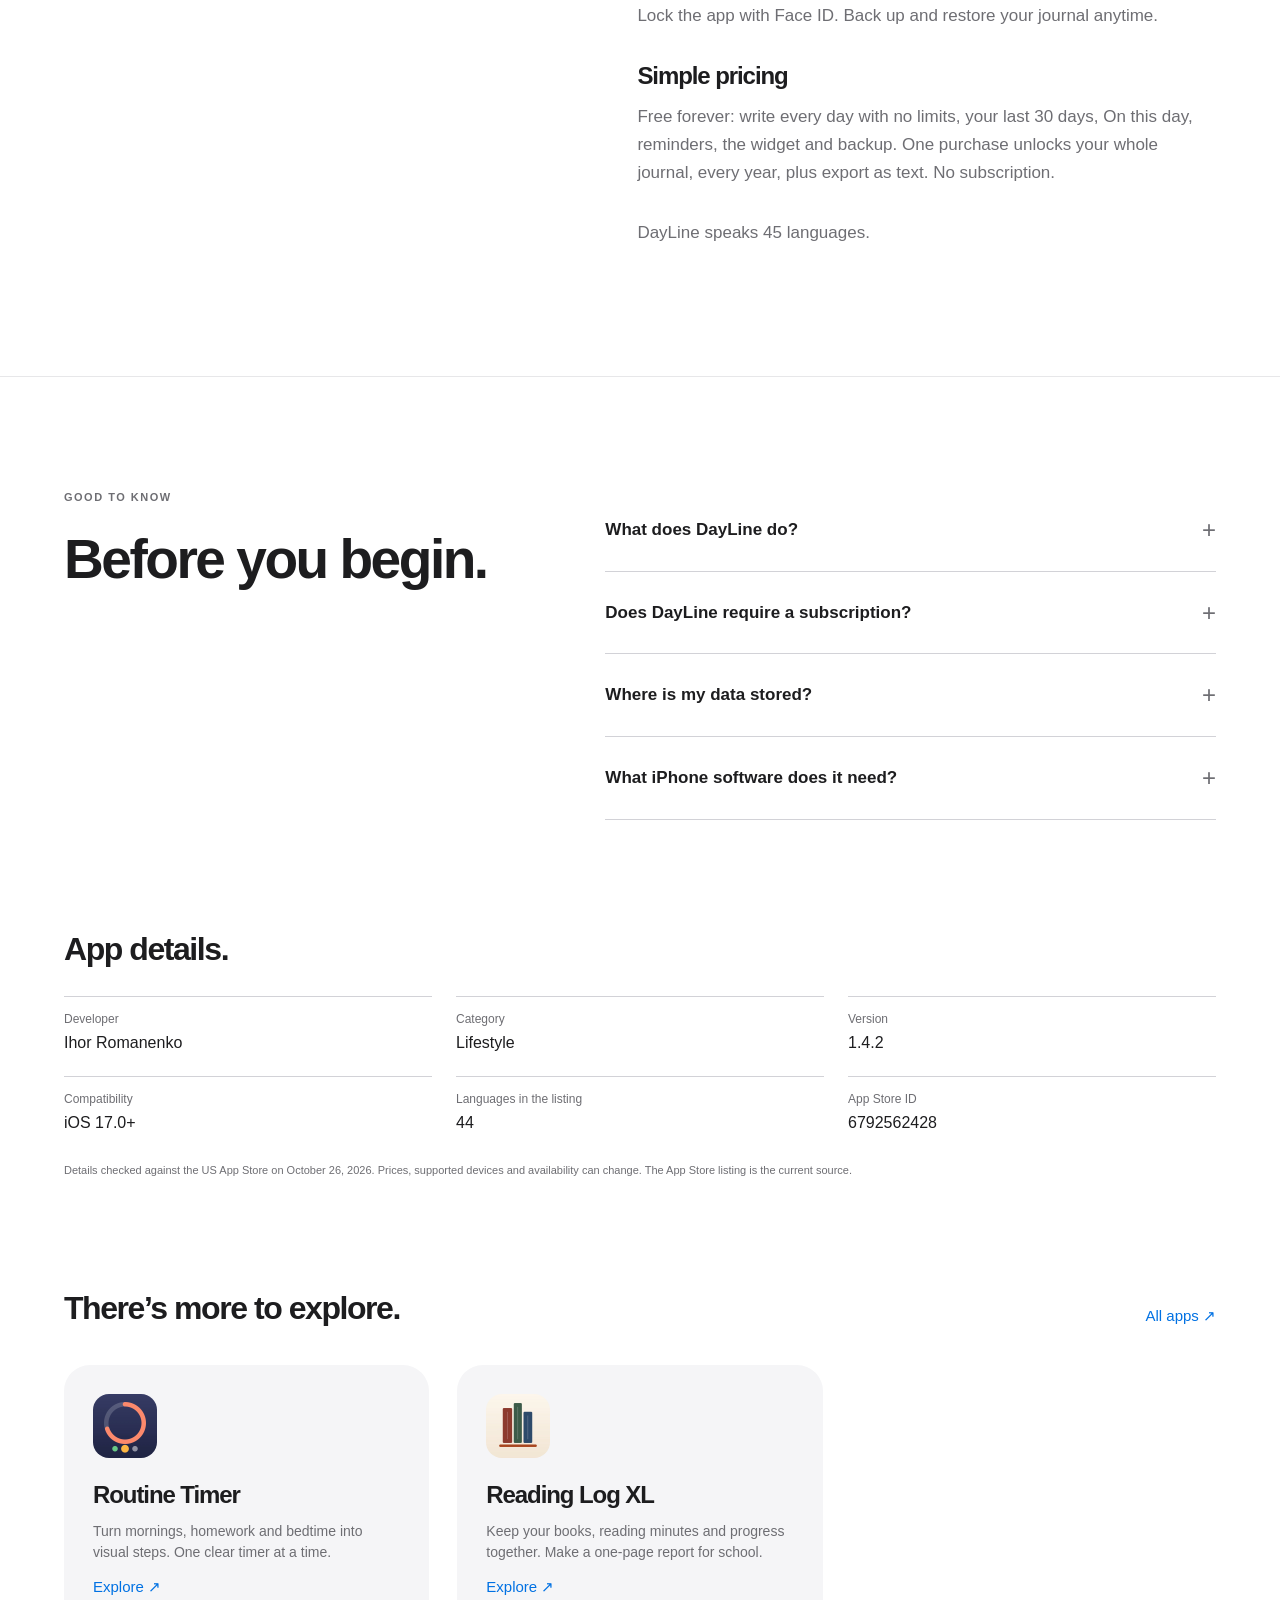
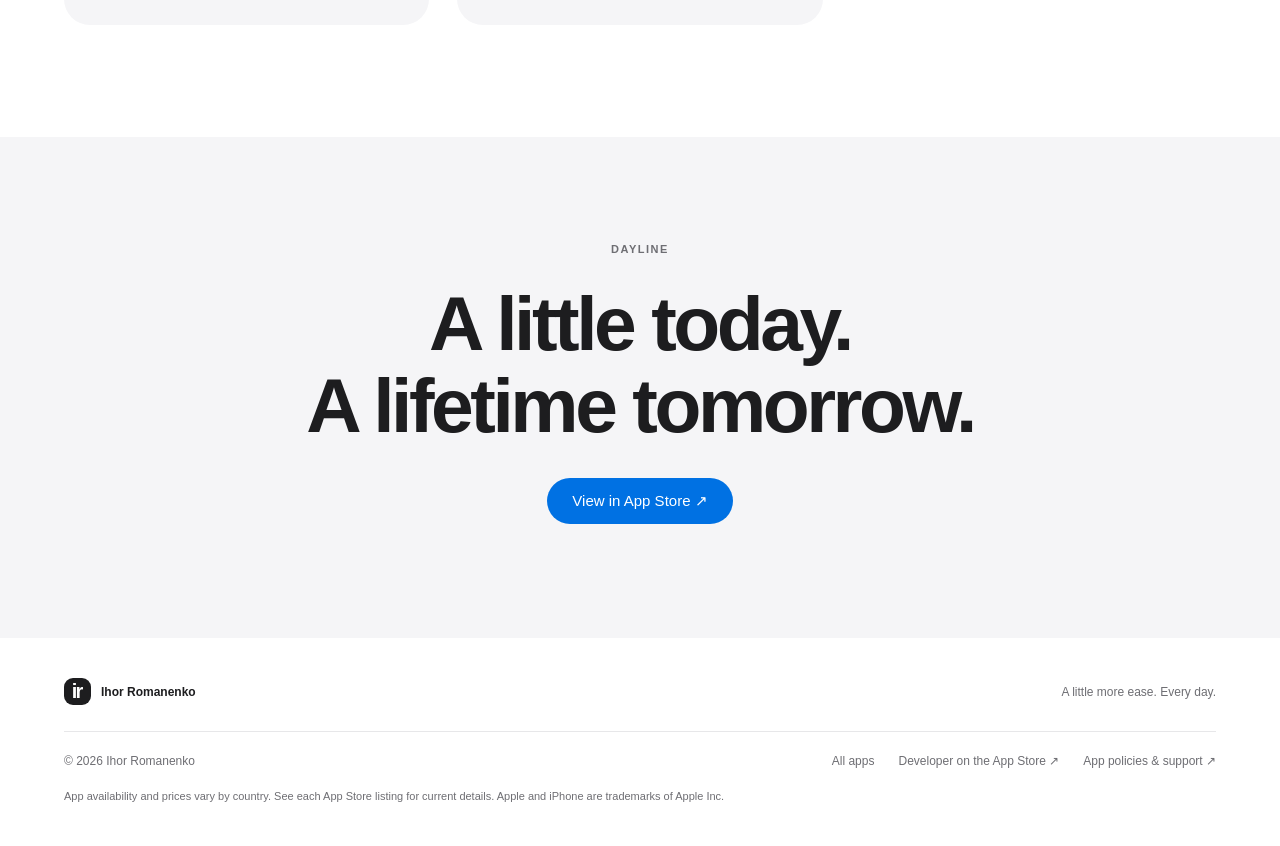
<file: dayline/index.html>
<!doctype html><html lang="en"><head><meta charset="utf-8"><meta name="viewport" content="width=device-width, initial-scale=1"><title>One Line a Day Journal App for iPhone — DayLine</title><meta name="description" content="DayLine is a one-line-a-day journal app for iPhone. One line a day. The same date, year after year. A private journal for the moments you want to keep."><meta name="theme-color" content="#f5f5f7"><link rel="canonical" href="https://skylight777.github.io/ihor-apps/dayline/"><meta property="og:type" content="website"><meta property="og:title" content="One Line a Day Journal App for iPhone — DayLine"><meta property="og:description" content="DayLine is a one-line-a-day journal app for iPhone. One line a day. The same date, year after year. A private journal for the moments you want to keep."><meta property="og:url" content="https://skylight777.github.io/ihor-apps/dayline/"><meta property="og:image" content="https://skylight777.github.io/ihor-apps/assets/6792562428/icon.png"><meta name="twitter:card" content="summary_large_image"><link rel="icon" href="../favicon.svg" type="image/svg+xml"><link rel="stylesheet" href="../style.css?v=2"><script src="../site.js" defer></script><script type="application/ld+json">{"@context": "https://schema.org", "@graph": [{"@type": "SoftwareApplication", "name": "DayLine — One Line Journal", "applicationCategory": "Lifestyle", "operatingSystem": "iOS 17.0 or later", "url": "https://skylight777.github.io/ihor-apps/dayline/", "downloadUrl": "https://apps.apple.com/app/id6792562428", "image": "https://skylight777.github.io/ihor-apps/assets/6792562428/icon.png", "description": "One line a day. The same date, year after year. A private journal for the moments you want to keep.", "author": {"@type": "Person", "name": "Ihor Romanenko", "url": "https://skylight777.github.io/ihor-apps/"}, "softwareVersion": "1.4.2", "offers": {"@type": "Offer", "price": 0.0, "priceCurrency": "USD", "url": "https://apps.apple.com/app/id6792562428"}}, {"@type": "FAQPage", "mainEntity": [{"@type": "Question", "name": "What does DayLine do?", "acceptedAnswer": {"@type": "Answer", "text": "DayLine is a one-line-a-day journal app for iPhone. One line a day. The same date, year after year. A private journal for the moments you want to keep."}}, {"@type": "Question", "name": "Does DayLine require a subscription?", "acceptedAnswer": {"@type": "Answer", "text": "No. Free forever: write every day with no limits, your last 30 days, On this day, reminders, the widget and backup. One purchase unlocks your whole journal, every year, plus export as text. No subscription."}}, {"@type": "Question", "name": "Where is my data stored?", "acceptedAnswer": {"@type": "Answer", "text": "Records and projects stay on your iPhone. No account or cloud server is required. Check the app’s backup and export options before changing devices or deleting it."}}, {"@type": "Question", "name": "What iPhone software does it need?", "acceptedAnswer": {"@type": "Answer", "text": "The current listing requires iOS 17.0 or later. Check the App Store for the latest compatibility and availability."}}]}]}</script></head><body><a class="skip" href="#main">Skip to content</a><header class="site-nav"><nav aria-label="Main navigation"><a class="wordmark" href="../" aria-label="Ihor Romanenko home"><span class="monogram">ir</span><span>Ihor Romanenko</span></a><div class="nav-links"><a href="../#apps">The apps</a><a href="../#approach">The approach</a><a href="../#questions">FAQ</a></div><a class="nav-store" href="https://apps.apple.com/us/developer/ihor-romanenko/id6792562550">App Store <span aria-hidden="true">↗</span></a></nav></header><div class="product-nav"><div><a href="../#apps">All apps</a><span>DayLine</span><a class="button small" href="https://apps.apple.com/app/id6792562428">View in App Store ↗</a></div></div><main id="main"><section class="product-hero" style="--tint:#ebe3d3"><div class="product-hero-inner"><div class="product-copy"><div class="product-identity"><img class="product-icon" src="../assets/6792562428/icon.png" alt="" width="52" height="52"><p class="product-name">DayLine</p></div><h1>A little today.<br>A lifetime tomorrow.</h1><p class="hero-description">One line a day. The same date, year after year. A private journal for the moments you want to keep.</p><a class="button" href="https://apps.apple.com/app/id6792562428">View in App Store <span aria-hidden="true">↗</span></a><p class="purchase-note">No subscription · Free download · One-time unlock</p></div><div class="product-showcase"><div class="iphone" aria-label="DayLine on iPhone"><img class="iphone-hardware" src="../assets/hardware/iphone-titanium.png" alt="" width="866" height="1817" loading="eager"><div class="iphone-display screen-branded"><img src="../assets/6792562428/display-1.jpg" alt="DayLine — actual app interface" loading="eager" width="832" height="1800"></div><span class="dynamic-island" aria-hidden="true"></span></div></div></div></section><section class="product-look section-wrap"><div class="section-heading"><div><p class="eyebrow">THOUGHTFULLY SIMPLE</p><h2>Take a closer look.</h2></div><p>DayLine.<br>Right at home on iPhone.</p></div><div class="product-gallery" style="--tint:#ebe3d3" aria-label="DayLine screenshots"><div class="iphone" aria-label="DayLine on iPhone"><img class="iphone-hardware" src="../assets/hardware/iphone-titanium.png" alt="" width="866" height="1817" loading="lazy"><div class="iphone-display screen-branded"><img src="../assets/6792562428/display-1.jpg" alt="DayLine — actual app interface" loading="lazy" width="832" height="1800"></div><span class="dynamic-island" aria-hidden="true"></span></div><div class="iphone" aria-label="DayLine on iPhone"><img class="iphone-hardware" src="../assets/hardware/iphone-titanium.png" alt="" width="866" height="1817" loading="lazy"><div class="iphone-display screen-branded"><img src="../assets/6792562428/display-2.jpg" alt="DayLine — actual app interface" loading="lazy" width="832" height="1800"></div><span class="dynamic-island" aria-hidden="true"></span></div><div class="iphone" aria-label="DayLine on iPhone"><img class="iphone-hardware" src="../assets/hardware/iphone-titanium.png" alt="" width="866" height="1817" loading="lazy"><div class="iphone-display screen-branded"><img src="../assets/6792562428/display-3.jpg" alt="DayLine — actual app interface" loading="lazy" width="832" height="1800"></div><span class="dynamic-island" aria-hidden="true"></span></div></div></section><section class="product-story section-wrap"><div class="story-intro"><p class="eyebrow">MADE FOR REAL LIFE</p><h2>Keep a one-line journal without a subscription.</h2><p>From the developer’s App Store description.</p></div><div class="story-body"><p>DayLine is a one line a day journal and 5 year diary: write one sentence about your day in 20 seconds, and next year on the same date it shows you what you wrote. Writing is free every day with no limits, one purchase unlocks your whole journal, no subscription. Works offline in 45 languages.</p><p>DayLine is the journal you&#x27;ll actually keep. Write a single line about your day, and next year, on the same date, it shows you what you wrote. Your years stack up, one honest sentence at a time.</p><section><h3>Why it works</h3><ul><li>One line takes 20 seconds, so the habit survives busy days</li><li>&quot;On this day&quot; brings back what you wrote a year ago, and the year before that</li><li>A gentle reminder at the time you choose. If you already wrote today, it stays quiet</li></ul></section><section><h3>On this day</h3><p>Open the app on any date and see the same date from your past years right under today&#x27;s line. A birthday, a first day at work, an ordinary Tuesday you would have forgotten. This is what a paper five year diary does, without carrying the book around.</p></section><section><h3>Calendar and timeline</h3><p>The calendar shows which days have a line, month by month. The timeline is your journal as one long scroll. Tap any day to read it again.</p></section><section><h3>Widget</h3><p>Put today&#x27;s line on your Home Screen. The medium widget also shows what you wrote one year ago.</p></section><section><h3>Who it is for</h3><ul><li>You tried journaling and quit because a blank page asked too much</li><li>You want a 5 year diary that fits in your pocket</li><li>You keep a gratitude journal and one good thing a day is enough</li><li>You have one minute, not twenty</li></ul></section><section><h3>Private by design</h3><p>Everything stays on your iPhone. No account, no cloud, no analytics, no ads. Lock the app with Face ID. Back up and restore your journal anytime.</p></section><section><h3>Simple pricing</h3><p>Free forever: write every day with no limits, your last 30 days, On this day, reminders, the widget and backup. One purchase unlocks your whole journal, every year, plus export as text. No subscription.</p></section><p>DayLine speaks 45 languages.</p></div></section><section class="questions section-wrap"><div><p class="eyebrow">GOOD TO KNOW</p><h2>Before you begin.</h2></div><div class="faq-list"><details><summary>What does DayLine do?<span aria-hidden="true">+</span></summary><p>DayLine is a one-line-a-day journal app for iPhone. One line a day. The same date, year after year. A private journal for the moments you want to keep.</p></details><details><summary>Does DayLine require a subscription?<span aria-hidden="true">+</span></summary><p>No. Free forever: write every day with no limits, your last 30 days, On this day, reminders, the widget and backup. One purchase unlocks your whole journal, every year, plus export as text. No subscription.</p></details><details><summary>Where is my data stored?<span aria-hidden="true">+</span></summary><p>Records and projects stay on your iPhone. No account or cloud server is required. Check the app’s backup and export options before changing devices or deleting it.</p></details><details><summary>What iPhone software does it need?<span aria-hidden="true">+</span></summary><p>The current listing requires iOS 17.0 or later. Check the App Store for the latest compatibility and availability.</p></details></div></section><section class="product-facts section-wrap"><h2>App details.</h2><dl><div><dt>Developer</dt><dd>Ihor Romanenko</dd></div><div><dt>Category</dt><dd>Lifestyle</dd></div><div><dt>Version</dt><dd>1.4.2</dd></div><div><dt>Compatibility</dt><dd>iOS 17.0+</dd></div><div><dt>Languages in the listing</dt><dd>44</dd></div><div><dt>App Store ID</dt><dd>6792562428</dd></div></dl><p class="fineprint">Details checked against the US App Store on October 26, 2026. Prices, supported devices and availability can change. The App Store listing is the current source.</p></section><section class="related section-wrap"><div class="section-heading"><h2>There’s more to explore.</h2><a class="text-link" href="../#apps">All apps ↗</a></div><div class="related-grid"><a href="../routine-timer/"><img src="../assets/6792862460/icon.png" alt="" width="64" height="64" loading="lazy"><h3>Routine Timer</h3><p>Turn mornings, homework and bedtime into visual steps. One clear timer at a time.</p><span class="text-link">Explore ↗</span></a><a href="../reading-log-xl/"><img src="../assets/6800721865/icon.png" alt="" width="64" height="64" loading="lazy"><h3>Reading Log XL</h3><p>Keep your books, reading minutes and progress together. Make a one-page report for school.</p><span class="text-link">Explore ↗</span></a></div></section><section class="closing"><p class="eyebrow">DAYLINE</p><h2>A little today.<br>A lifetime tomorrow.</h2><a class="button" href="https://apps.apple.com/app/id6792562428">View in App Store ↗</a></section></main><footer><div class="footer-top"><a class="wordmark" href="../"><span class="monogram">ir</span>Ihor Romanenko</a><p>A little more ease. Every day.</p></div><div class="footer-bottom"><span>© 2026 Ihor Romanenko</span><a href="../#apps">All apps</a><a href="https://apps.apple.com/us/developer/ihor-romanenko/id6792562550">Developer on the App Store ↗</a><a href="https://skylight777.github.io/igor-apps-legal/">App policies & support ↗</a></div><p class="fineprint">App availability and prices vary by country. See each App Store listing for current details. Apple and iPhone are trademarks of Apple Inc.</p></footer></body></html>
</file>
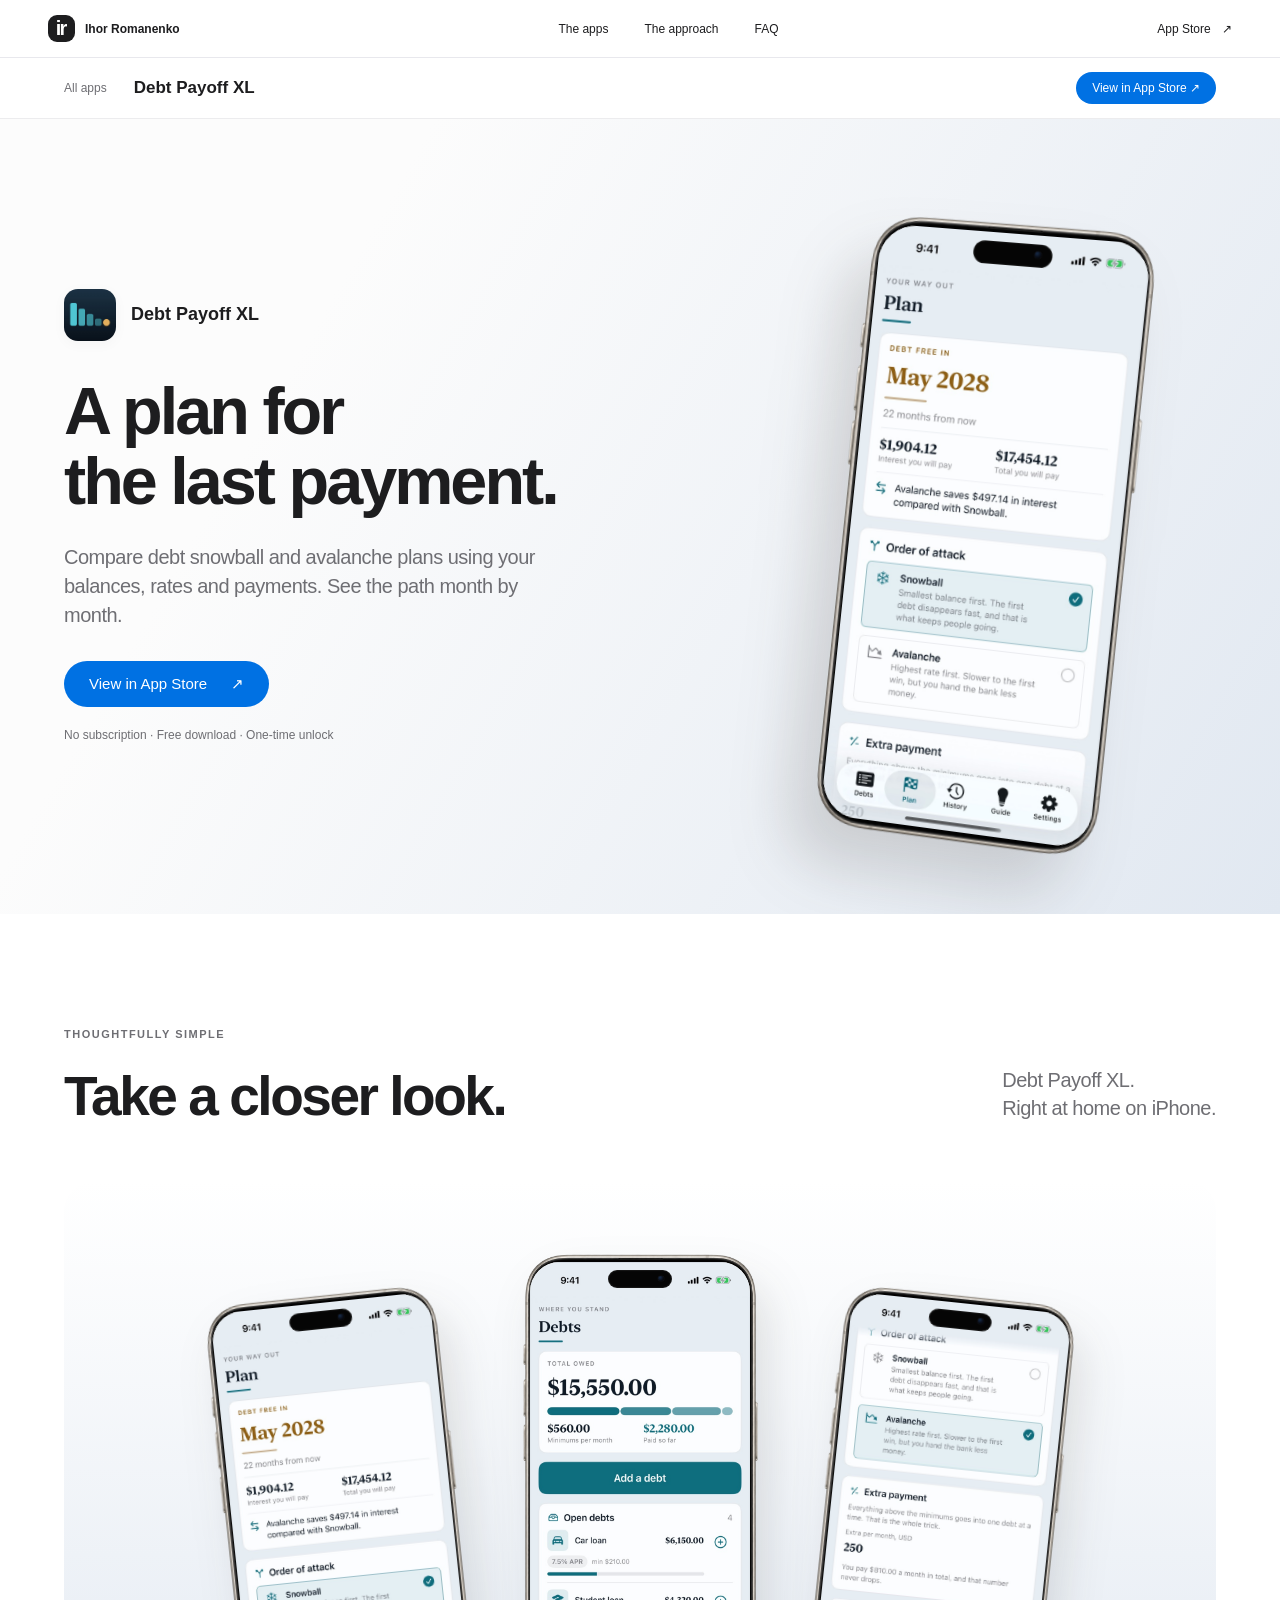
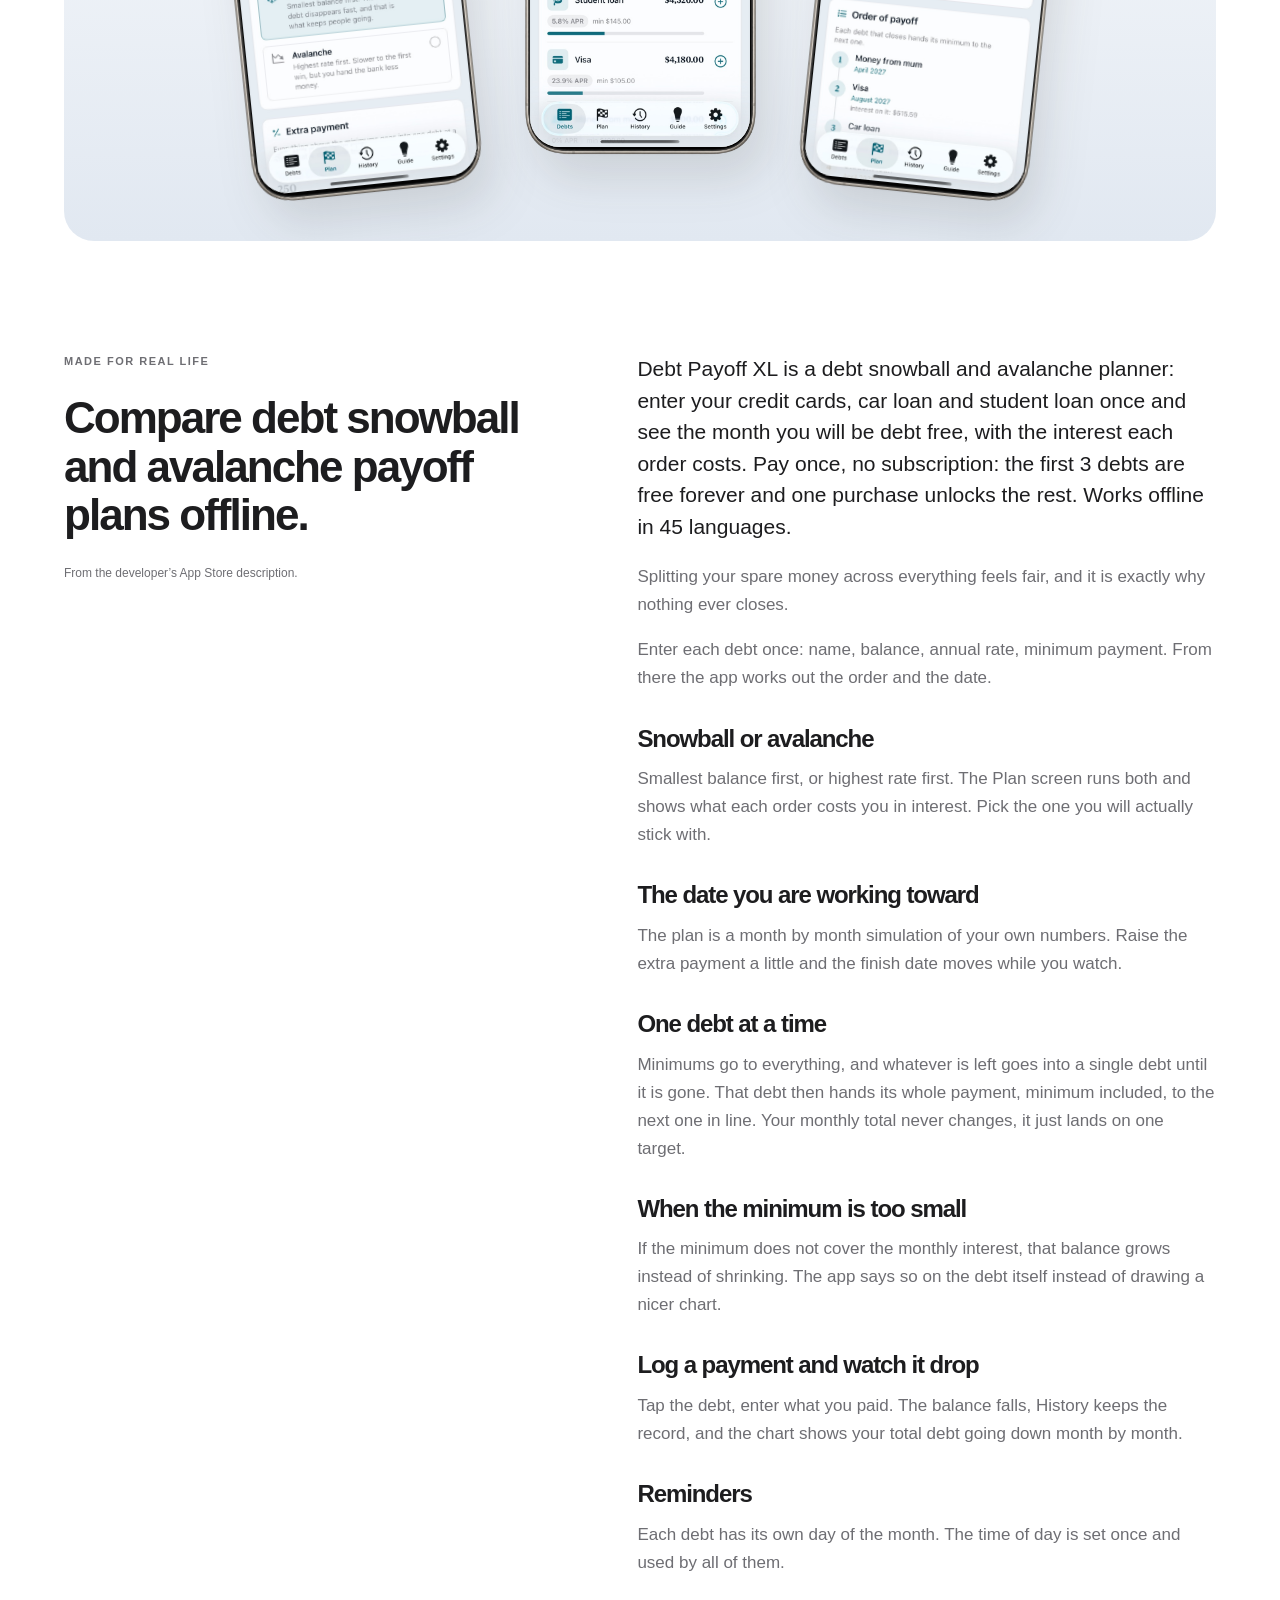
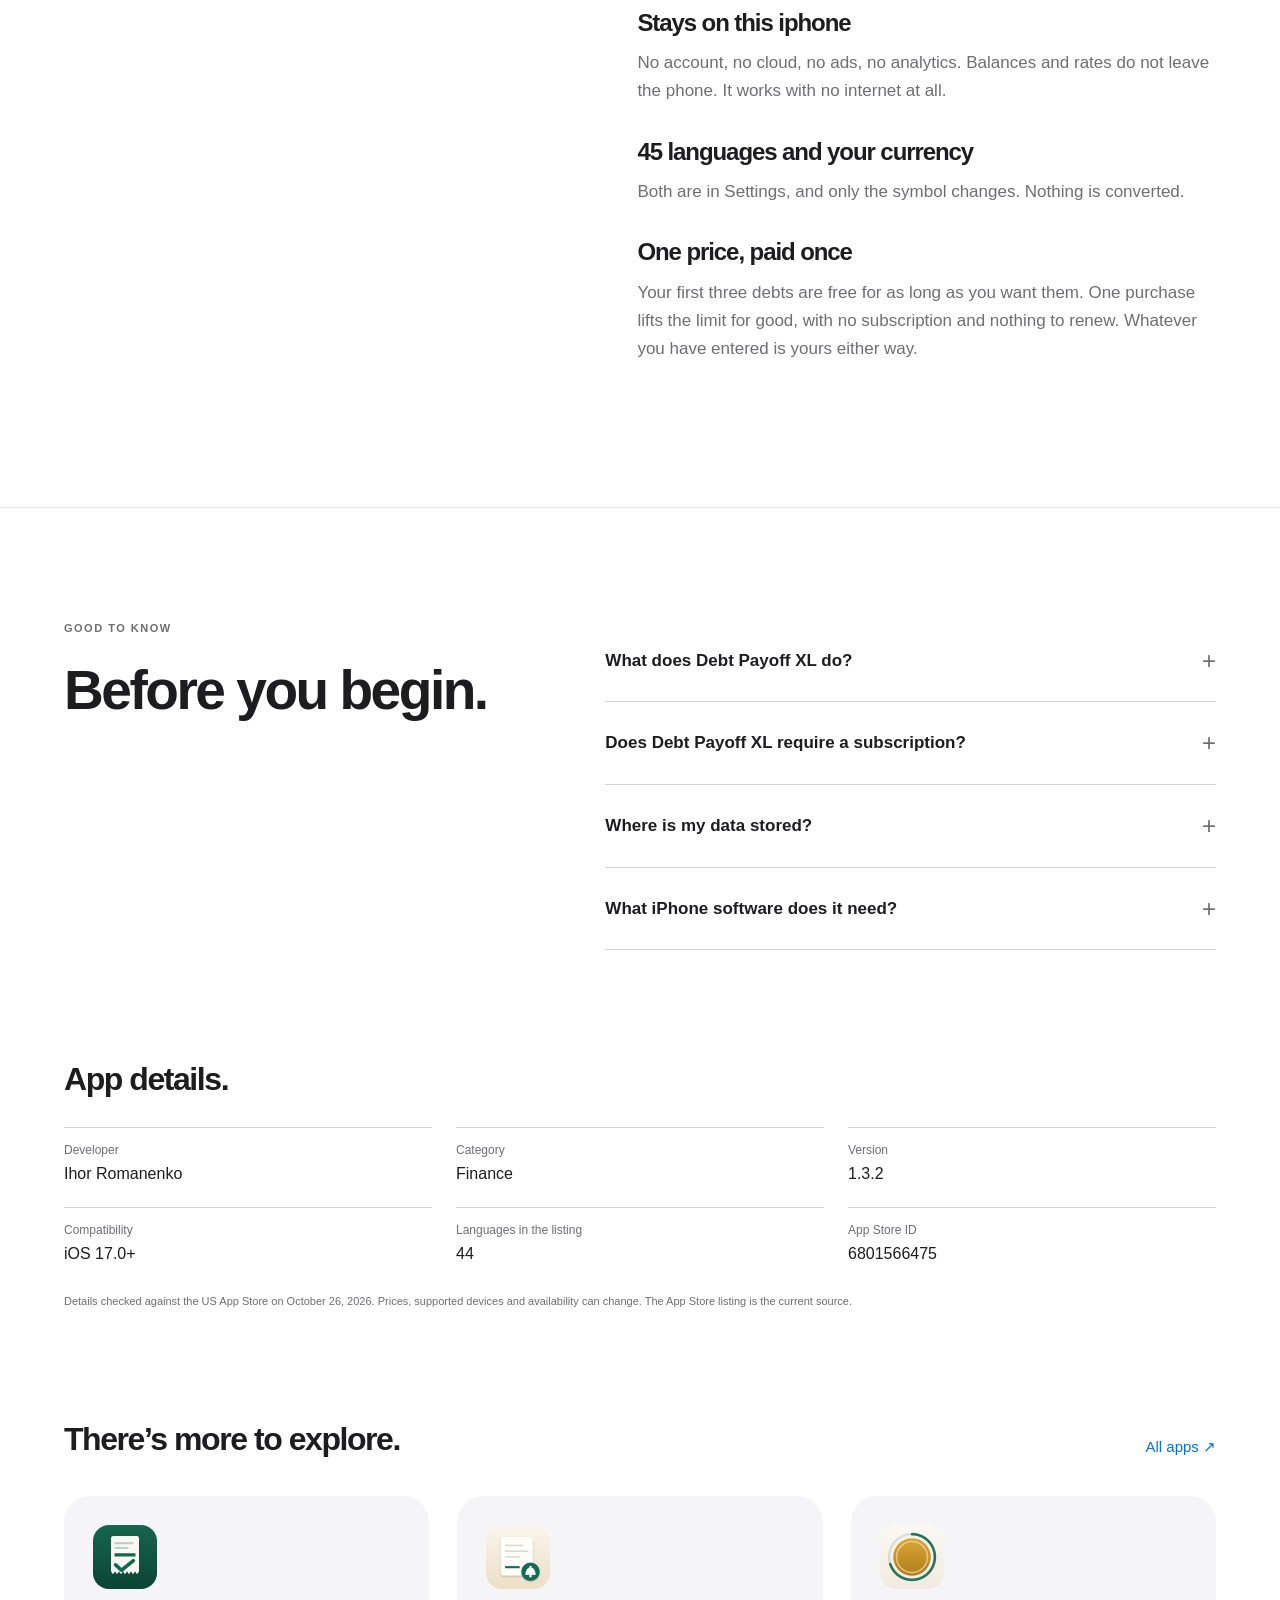
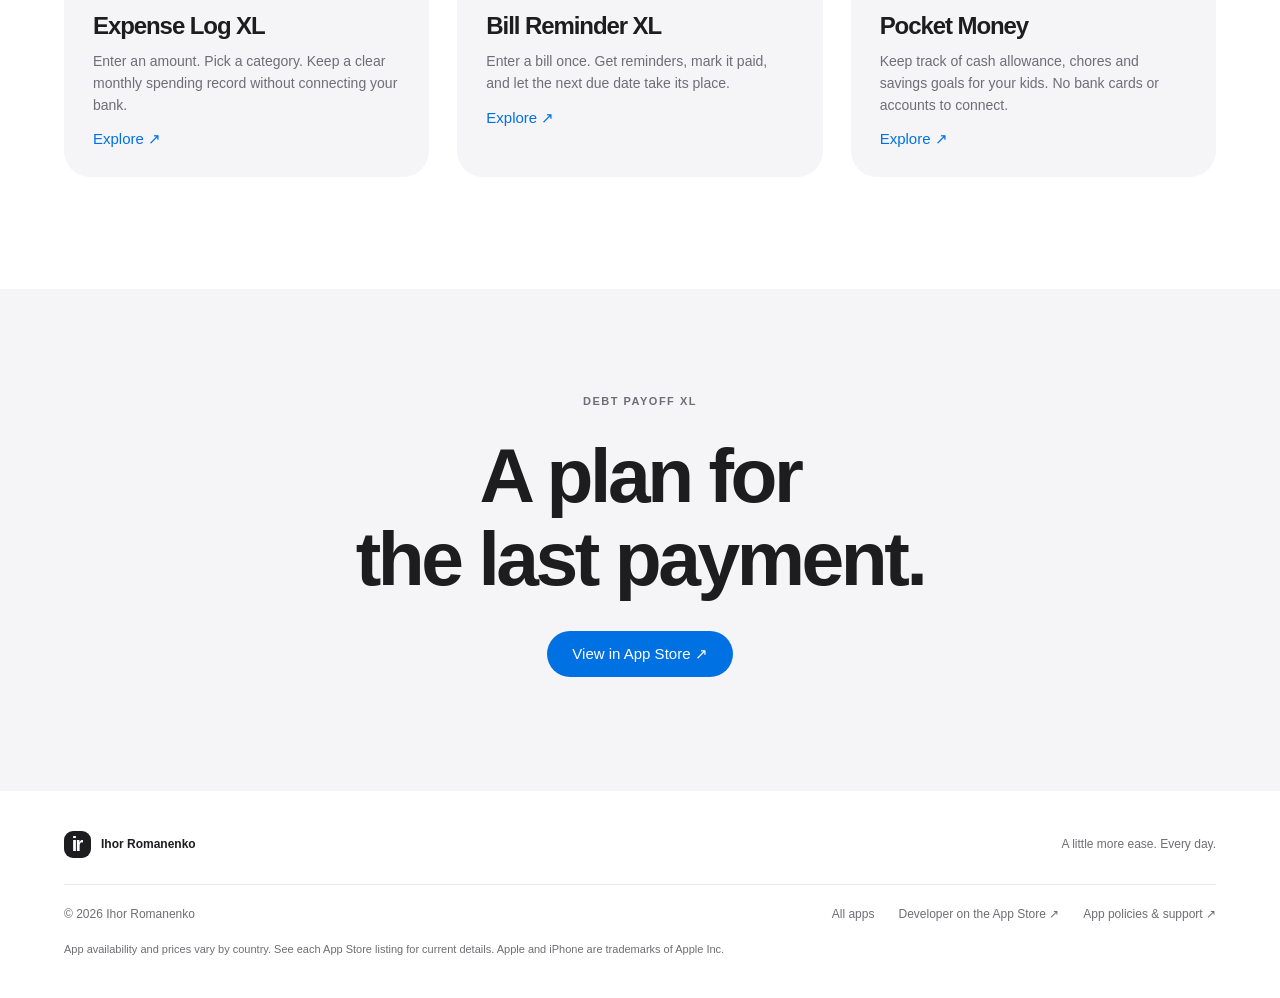
<file: debt-payoff-xl/index.html>
<!doctype html><html lang="en"><head><meta charset="utf-8"><meta name="viewport" content="width=device-width, initial-scale=1"><title>Debt Snowball Payoff App for iPhone — Debt Payoff XL</title><meta name="description" content="Debt Payoff XL is a debt snowball and avalanche payoff planner app for iPhone. Compare debt snowball and avalanche plans using your balances, rates and payments. See the path month by month."><meta name="theme-color" content="#f5f5f7"><link rel="canonical" href="https://skylight777.github.io/ihor-apps/debt-payoff-xl/"><meta property="og:type" content="website"><meta property="og:title" content="Debt Snowball Payoff App for iPhone — Debt Payoff XL"><meta property="og:description" content="Debt Payoff XL is a debt snowball and avalanche payoff planner app for iPhone. Compare debt snowball and avalanche plans using your balances, rates and payments. See the path month by month."><meta property="og:url" content="https://skylight777.github.io/ihor-apps/debt-payoff-xl/"><meta property="og:image" content="https://skylight777.github.io/ihor-apps/assets/6801566475/icon.png"><meta name="twitter:card" content="summary_large_image"><link rel="icon" href="../favicon.svg" type="image/svg+xml"><link rel="stylesheet" href="../style.css?v=2"><script src="../site.js" defer></script><script type="application/ld+json">{"@context": "https://schema.org", "@graph": [{"@type": "SoftwareApplication", "name": "Debt Payoff XL — Snowball", "applicationCategory": "Finance", "operatingSystem": "iOS 17.0 or later", "url": "https://skylight777.github.io/ihor-apps/debt-payoff-xl/", "downloadUrl": "https://apps.apple.com/app/id6801566475", "image": "https://skylight777.github.io/ihor-apps/assets/6801566475/icon.png", "description": "Compare debt snowball and avalanche plans using your balances, rates and payments. See the path month by month.", "author": {"@type": "Person", "name": "Ihor Romanenko", "url": "https://skylight777.github.io/ihor-apps/"}, "softwareVersion": "1.3.2", "offers": {"@type": "Offer", "price": 0.0, "priceCurrency": "USD", "url": "https://apps.apple.com/app/id6801566475"}}, {"@type": "FAQPage", "mainEntity": [{"@type": "Question", "name": "What does Debt Payoff XL do?", "acceptedAnswer": {"@type": "Answer", "text": "Debt Payoff XL is a debt snowball and avalanche payoff planner app for iPhone. Compare debt snowball and avalanche plans using your balances, rates and payments. See the path month by month."}}, {"@type": "Question", "name": "Does Debt Payoff XL require a subscription?", "acceptedAnswer": {"@type": "Answer", "text": "No. Your first three debts are free for as long as you want them. One purchase lifts the limit for good, with no subscription and nothing to renew. Whatever you have entered is yours either way."}}, {"@type": "Question", "name": "Where is my data stored?", "acceptedAnswer": {"@type": "Answer", "text": "Records and projects stay on your iPhone. No account or cloud server is required. Check the app’s backup and export options before changing devices or deleting it."}}, {"@type": "Question", "name": "What iPhone software does it need?", "acceptedAnswer": {"@type": "Answer", "text": "The current listing requires iOS 17.0 or later. Check the App Store for the latest compatibility and availability."}}]}]}</script></head><body><a class="skip" href="#main">Skip to content</a><header class="site-nav"><nav aria-label="Main navigation"><a class="wordmark" href="../" aria-label="Ihor Romanenko home"><span class="monogram">ir</span><span>Ihor Romanenko</span></a><div class="nav-links"><a href="../#apps">The apps</a><a href="../#approach">The approach</a><a href="../#questions">FAQ</a></div><a class="nav-store" href="https://apps.apple.com/us/developer/ihor-romanenko/id6792562550">App Store <span aria-hidden="true">↗</span></a></nav></header><div class="product-nav"><div><a href="../#apps">All apps</a><span>Debt Payoff XL</span><a class="button small" href="https://apps.apple.com/app/id6801566475">View in App Store ↗</a></div></div><main id="main"><section class="product-hero" style="--tint:#e1e8f1"><div class="product-hero-inner"><div class="product-copy"><div class="product-identity"><img class="product-icon" src="../assets/6801566475/icon.png" alt="" width="52" height="52"><p class="product-name">Debt Payoff XL</p></div><h1>A plan for<br>the last payment.</h1><p class="hero-description">Compare debt snowball and avalanche plans using your balances, rates and payments. See the path month by month.</p><a class="button" href="https://apps.apple.com/app/id6801566475">View in App Store <span aria-hidden="true">↗</span></a><p class="purchase-note">No subscription · Free download · One-time unlock</p></div><div class="product-showcase"><div class="iphone" aria-label="Debt Payoff XL on iPhone"><img class="iphone-hardware" src="../assets/hardware/iphone-titanium.png" alt="" width="866" height="1817" loading="eager"><div class="iphone-display screen-branded"><img src="../assets/6801566475/display-1.jpg" alt="Debt Payoff XL — actual app interface" loading="eager" width="832" height="1800"></div><span class="dynamic-island" aria-hidden="true"></span></div></div></div></section><section class="product-look section-wrap"><div class="section-heading"><div><p class="eyebrow">THOUGHTFULLY SIMPLE</p><h2>Take a closer look.</h2></div><p>Debt Payoff XL.<br>Right at home on iPhone.</p></div><div class="product-gallery" style="--tint:#e1e8f1" aria-label="Debt Payoff XL screenshots"><div class="iphone" aria-label="Debt Payoff XL on iPhone"><img class="iphone-hardware" src="../assets/hardware/iphone-titanium.png" alt="" width="866" height="1817" loading="lazy"><div class="iphone-display screen-branded"><img src="../assets/6801566475/display-1.jpg" alt="Debt Payoff XL — actual app interface" loading="lazy" width="832" height="1800"></div><span class="dynamic-island" aria-hidden="true"></span></div><div class="iphone" aria-label="Debt Payoff XL on iPhone"><img class="iphone-hardware" src="../assets/hardware/iphone-titanium.png" alt="" width="866" height="1817" loading="lazy"><div class="iphone-display screen-branded"><img src="../assets/6801566475/display-2.jpg" alt="Debt Payoff XL — actual app interface" loading="lazy" width="832" height="1800"></div><span class="dynamic-island" aria-hidden="true"></span></div><div class="iphone" aria-label="Debt Payoff XL on iPhone"><img class="iphone-hardware" src="../assets/hardware/iphone-titanium.png" alt="" width="866" height="1817" loading="lazy"><div class="iphone-display screen-branded"><img src="../assets/6801566475/display-3.jpg" alt="Debt Payoff XL — actual app interface" loading="lazy" width="832" height="1800"></div><span class="dynamic-island" aria-hidden="true"></span></div></div></section><section class="product-story section-wrap"><div class="story-intro"><p class="eyebrow">MADE FOR REAL LIFE</p><h2>Compare debt snowball and avalanche payoff plans offline.</h2><p>From the developer’s App Store description.</p></div><div class="story-body"><p>Debt Payoff XL is a debt snowball and avalanche planner: enter your credit cards, car loan and student loan once and see the month you will be debt free, with the interest each order costs. Pay once, no subscription: the first 3 debts are free forever and one purchase unlocks the rest. Works offline in 45 languages.</p><p>Splitting your spare money across everything feels fair, and it is exactly why nothing ever closes.</p><p>Enter each debt once: name, balance, annual rate, minimum payment. From there the app works out the order and the date.</p><section><h3>Snowball or avalanche</h3><p>Smallest balance first, or highest rate first. The Plan screen runs both and shows what each order costs you in interest. Pick the one you will actually stick with.</p></section><section><h3>The date you are working toward</h3><p>The plan is a month by month simulation of your own numbers. Raise the extra payment a little and the finish date moves while you watch.</p></section><section><h3>One debt at a time</h3><p>Minimums go to everything, and whatever is left goes into a single debt until it is gone. That debt then hands its whole payment, minimum included, to the next one in line. Your monthly total never changes, it just lands on one target.</p></section><section><h3>When the minimum is too small</h3><p>If the minimum does not cover the monthly interest, that balance grows instead of shrinking. The app says so on the debt itself instead of drawing a nicer chart.</p></section><section><h3>Log a payment and watch it drop</h3><p>Tap the debt, enter what you paid. The balance falls, History keeps the record, and the chart shows your total debt going down month by month.</p></section><section><h3>Reminders</h3><p>Each debt has its own day of the month. The time of day is set once and used by all of them.</p></section><section><h3>Stays on this iphone</h3><p>No account, no cloud, no ads, no analytics. Balances and rates do not leave the phone. It works with no internet at all.</p></section><section><h3>45 languages and your currency</h3><p>Both are in Settings, and only the symbol changes. Nothing is converted.</p></section><section><h3>One price, paid once</h3><p>Your first three debts are free for as long as you want them. One purchase lifts the limit for good, with no subscription and nothing to renew. Whatever you have entered is yours either way.</p></section></div></section><section class="questions section-wrap"><div><p class="eyebrow">GOOD TO KNOW</p><h2>Before you begin.</h2></div><div class="faq-list"><details><summary>What does Debt Payoff XL do?<span aria-hidden="true">+</span></summary><p>Debt Payoff XL is a debt snowball and avalanche payoff planner app for iPhone. Compare debt snowball and avalanche plans using your balances, rates and payments. See the path month by month.</p></details><details><summary>Does Debt Payoff XL require a subscription?<span aria-hidden="true">+</span></summary><p>No. Your first three debts are free for as long as you want them. One purchase lifts the limit for good, with no subscription and nothing to renew. Whatever you have entered is yours either way.</p></details><details><summary>Where is my data stored?<span aria-hidden="true">+</span></summary><p>Records and projects stay on your iPhone. No account or cloud server is required. Check the app’s backup and export options before changing devices or deleting it.</p></details><details><summary>What iPhone software does it need?<span aria-hidden="true">+</span></summary><p>The current listing requires iOS 17.0 or later. Check the App Store for the latest compatibility and availability.</p></details></div></section><section class="product-facts section-wrap"><h2>App details.</h2><dl><div><dt>Developer</dt><dd>Ihor Romanenko</dd></div><div><dt>Category</dt><dd>Finance</dd></div><div><dt>Version</dt><dd>1.3.2</dd></div><div><dt>Compatibility</dt><dd>iOS 17.0+</dd></div><div><dt>Languages in the listing</dt><dd>44</dd></div><div><dt>App Store ID</dt><dd>6801566475</dd></div></dl><p class="fineprint">Details checked against the US App Store on October 26, 2026. Prices, supported devices and availability can change. The App Store listing is the current source.</p></section><section class="related section-wrap"><div class="section-heading"><h2>There’s more to explore.</h2><a class="text-link" href="../#apps">All apps ↗</a></div><div class="related-grid"><a href="../expense-log-xl/"><img src="../assets/6796486042/icon.png" alt="" width="64" height="64" loading="lazy"><h3>Expense Log XL</h3><p>Enter an amount. Pick a category. Keep a clear monthly spending record without connecting your bank.</p><span class="text-link">Explore ↗</span></a><a href="../bill-reminder-xl/"><img src="../assets/6801566178/icon.png" alt="" width="64" height="64" loading="lazy"><h3>Bill Reminder XL</h3><p>Enter a bill once. Get reminders, mark it paid, and let the next due date take its place.</p><span class="text-link">Explore ↗</span></a><a href="../pocket-money/"><img src="../assets/6800723335/icon.png" alt="" width="64" height="64" loading="lazy"><h3>Pocket Money</h3><p>Keep track of cash allowance, chores and savings goals for your kids. No bank cards or accounts to connect.</p><span class="text-link">Explore ↗</span></a></div></section><section class="closing"><p class="eyebrow">DEBT PAYOFF XL</p><h2>A plan for<br>the last payment.</h2><a class="button" href="https://apps.apple.com/app/id6801566475">View in App Store ↗</a></section></main><footer><div class="footer-top"><a class="wordmark" href="../"><span class="monogram">ir</span>Ihor Romanenko</a><p>A little more ease. Every day.</p></div><div class="footer-bottom"><span>© 2026 Ihor Romanenko</span><a href="../#apps">All apps</a><a href="https://apps.apple.com/us/developer/ihor-romanenko/id6792562550">Developer on the App Store ↗</a><a href="https://skylight777.github.io/igor-apps-legal/">App policies & support ↗</a></div><p class="fineprint">App availability and prices vary by country. See each App Store listing for current details. Apple and iPhone are trademarks of Apple Inc.</p></footer></body></html>
</file>
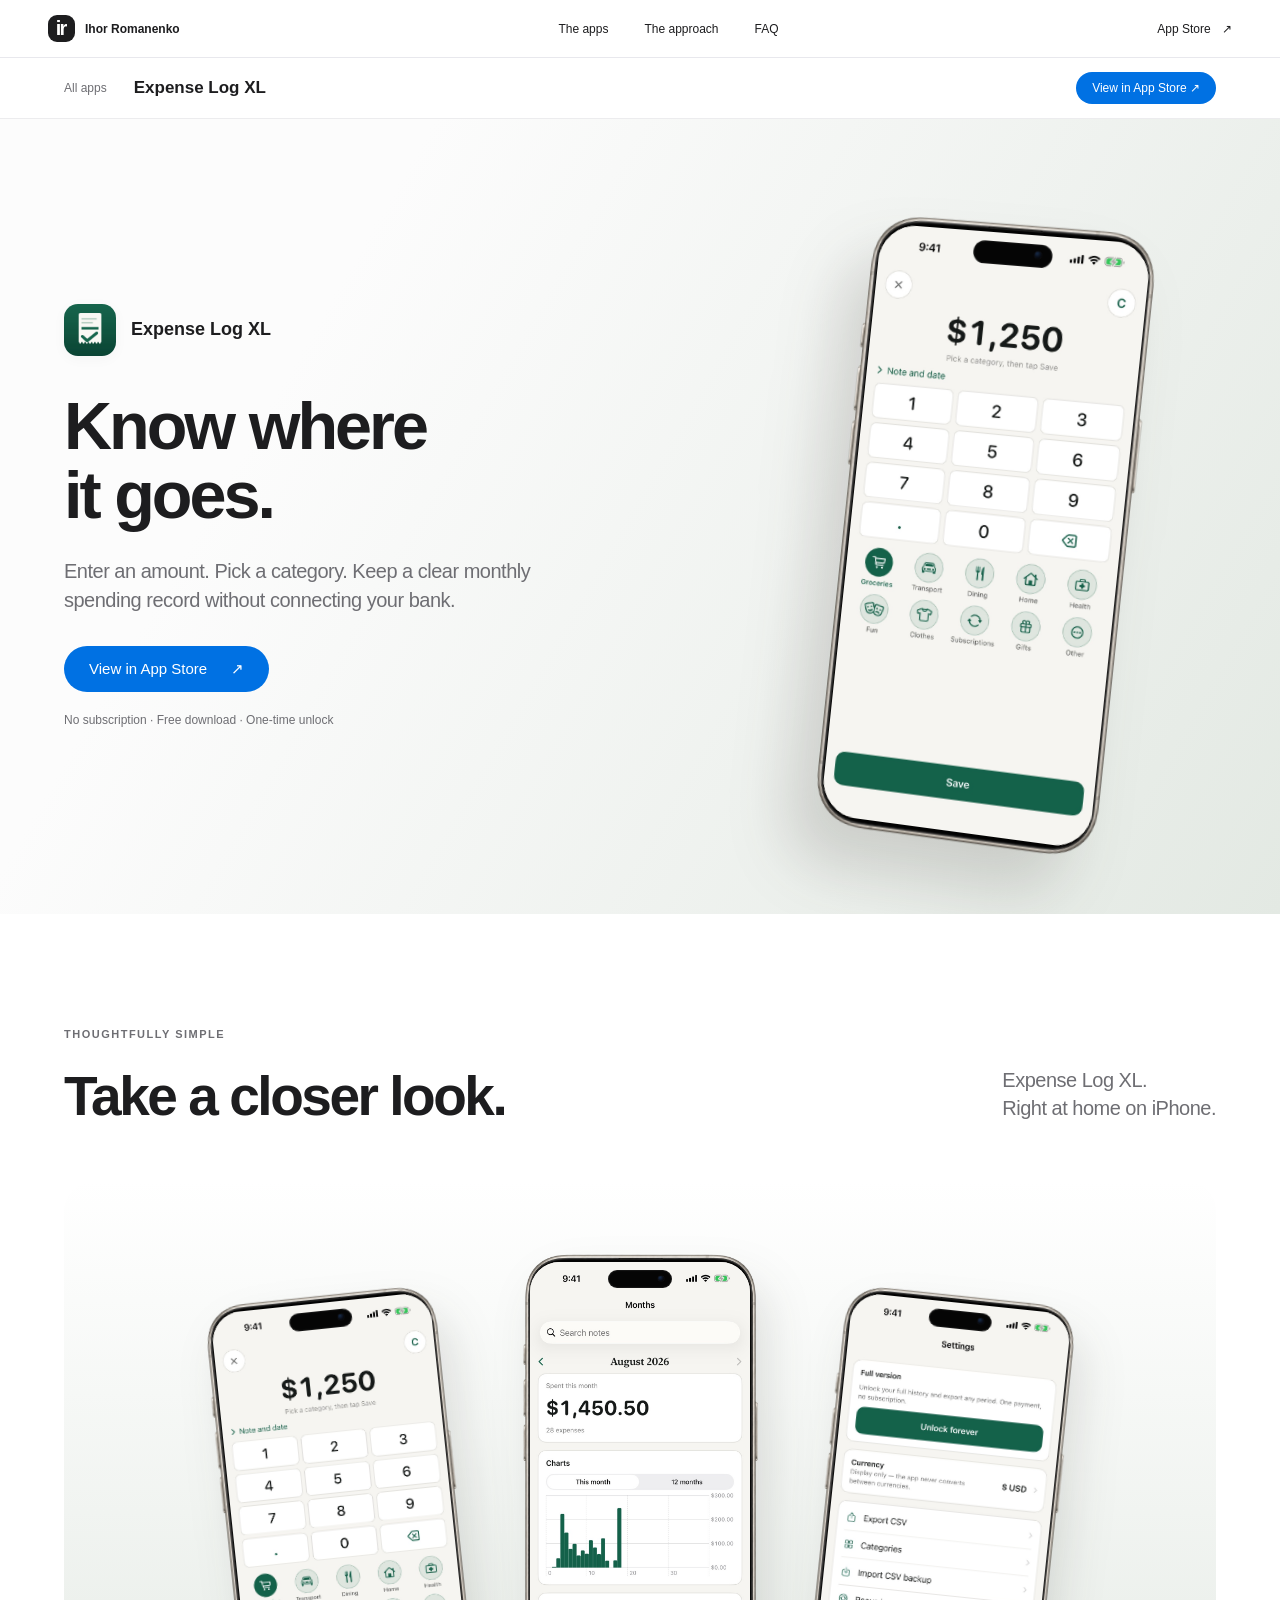
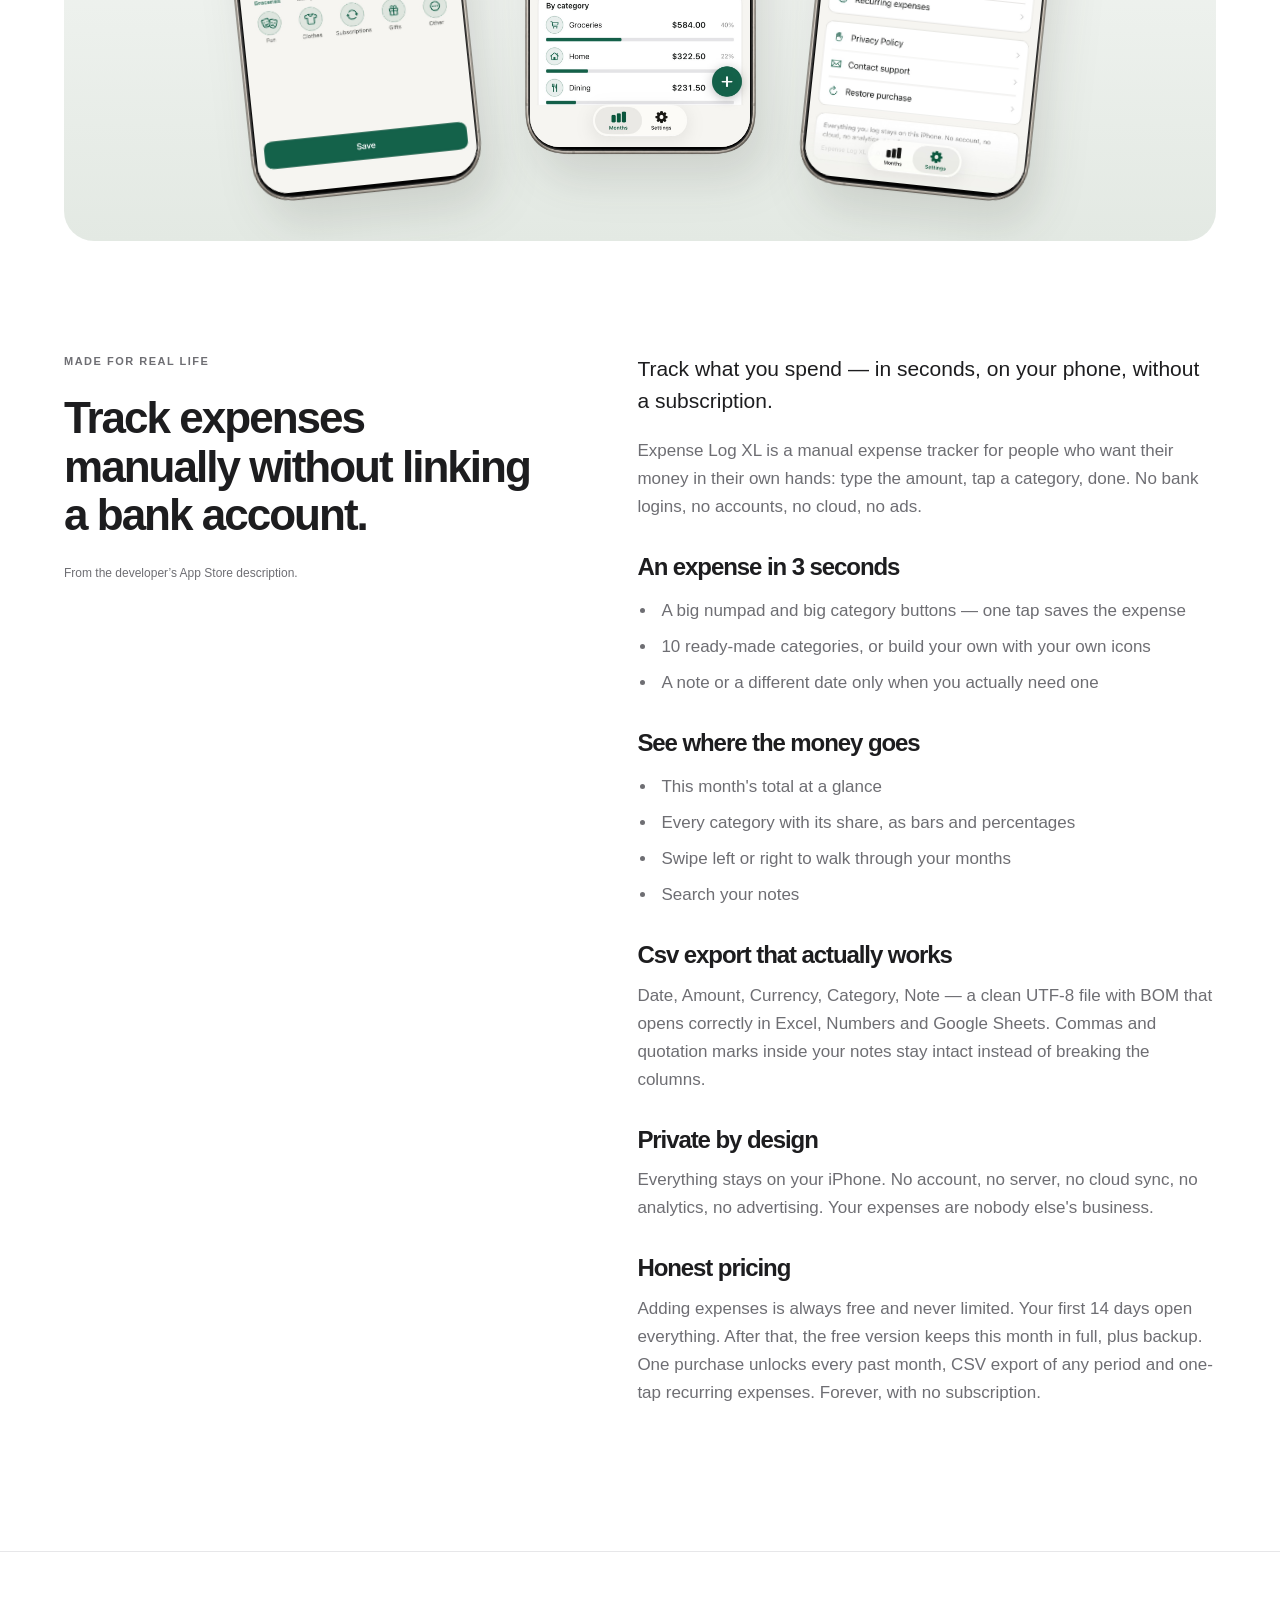
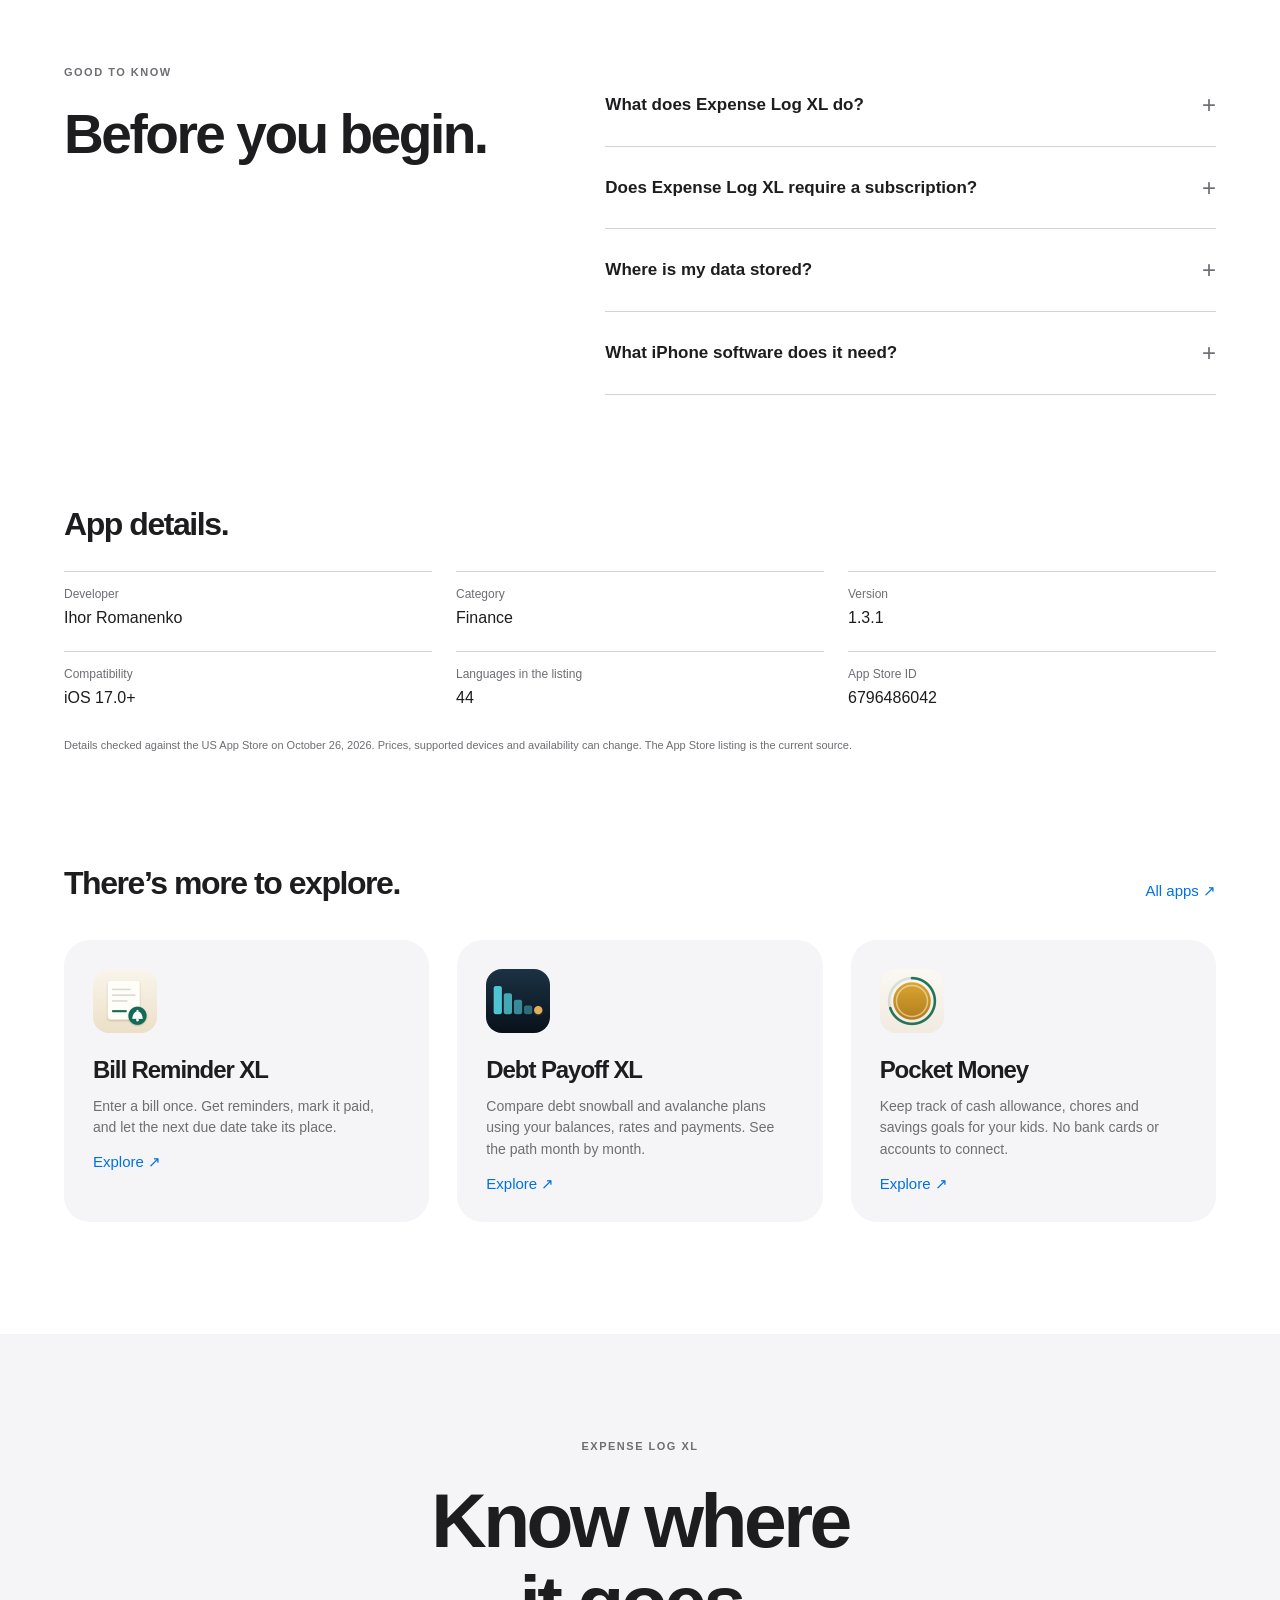
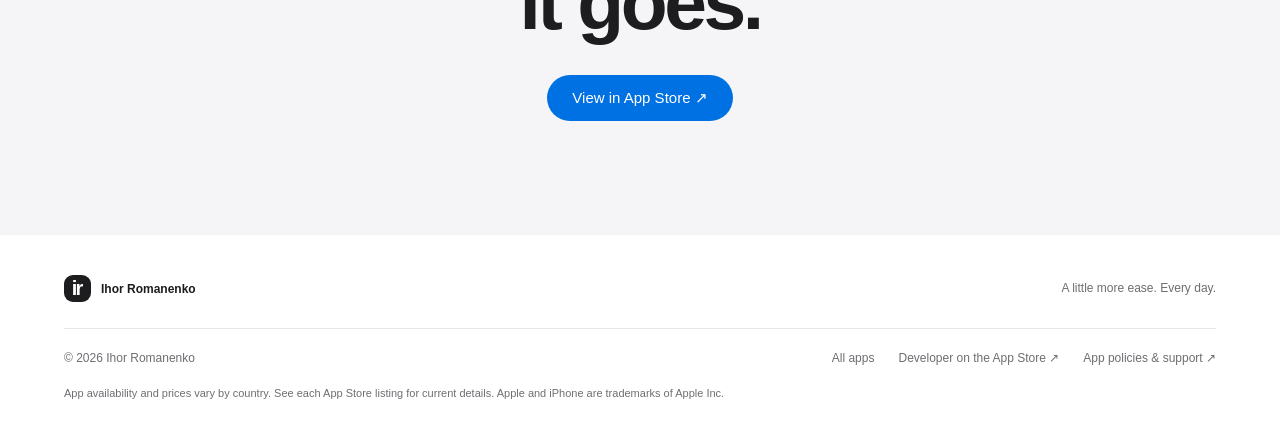
<file: expense-log-xl/index.html>
<!doctype html><html lang="en"><head><meta charset="utf-8"><meta name="viewport" content="width=device-width, initial-scale=1"><title>Simple Expense Tracker App for iPhone, No Subscription — Expense Log XL</title><meta name="description" content="Expense Log XL is a simple expense tracker app with no subscription for iPhone. Enter an amount. Pick a category. Keep a clear monthly spending record without connecting your bank."><meta name="theme-color" content="#f5f5f7"><link rel="canonical" href="https://skylight777.github.io/ihor-apps/expense-log-xl/"><meta property="og:type" content="website"><meta property="og:title" content="Simple Expense Tracker App for iPhone, No Subscription — Expense Log XL"><meta property="og:description" content="Expense Log XL is a simple expense tracker app with no subscription for iPhone. Enter an amount. Pick a category. Keep a clear monthly spending record without connecting your bank."><meta property="og:url" content="https://skylight777.github.io/ihor-apps/expense-log-xl/"><meta property="og:image" content="https://skylight777.github.io/ihor-apps/assets/6796486042/icon.png"><meta name="twitter:card" content="summary_large_image"><link rel="icon" href="../favicon.svg" type="image/svg+xml"><link rel="stylesheet" href="../style.css?v=2"><script src="../site.js" defer></script><script type="application/ld+json">{"@context": "https://schema.org", "@graph": [{"@type": "SoftwareApplication", "name": "Expense Log XL", "applicationCategory": "Finance", "operatingSystem": "iOS 17.0 or later", "url": "https://skylight777.github.io/ihor-apps/expense-log-xl/", "downloadUrl": "https://apps.apple.com/app/id6796486042", "image": "https://skylight777.github.io/ihor-apps/assets/6796486042/icon.png", "description": "Enter an amount. Pick a category. Keep a clear monthly spending record without connecting your bank.", "author": {"@type": "Person", "name": "Ihor Romanenko", "url": "https://skylight777.github.io/ihor-apps/"}, "softwareVersion": "1.3.1", "offers": {"@type": "Offer", "price": 0.0, "priceCurrency": "USD", "url": "https://apps.apple.com/app/id6796486042"}}, {"@type": "FAQPage", "mainEntity": [{"@type": "Question", "name": "What does Expense Log XL do?", "acceptedAnswer": {"@type": "Answer", "text": "Expense Log XL is a simple expense tracker app with no subscription for iPhone. Enter an amount. Pick a category. Keep a clear monthly spending record without connecting your bank."}}, {"@type": "Question", "name": "Does Expense Log XL require a subscription?", "acceptedAnswer": {"@type": "Answer", "text": "No. Adding expenses is always free and never limited. Your first 14 days open everything. After that, the free version keeps this month in full, plus backup. One purchase unlocks every past month, CSV export of any period and one-tap recurring expenses. Forever, with no subscription."}}, {"@type": "Question", "name": "Where is my data stored?", "acceptedAnswer": {"@type": "Answer", "text": "Records and projects stay on your iPhone. No account or cloud server is required. Check the app’s backup and export options before changing devices or deleting it."}}, {"@type": "Question", "name": "What iPhone software does it need?", "acceptedAnswer": {"@type": "Answer", "text": "The current listing requires iOS 17.0 or later. Check the App Store for the latest compatibility and availability."}}]}]}</script></head><body><a class="skip" href="#main">Skip to content</a><header class="site-nav"><nav aria-label="Main navigation"><a class="wordmark" href="../" aria-label="Ihor Romanenko home"><span class="monogram">ir</span><span>Ihor Romanenko</span></a><div class="nav-links"><a href="../#apps">The apps</a><a href="../#approach">The approach</a><a href="../#questions">FAQ</a></div><a class="nav-store" href="https://apps.apple.com/us/developer/ihor-romanenko/id6792562550">App Store <span aria-hidden="true">↗</span></a></nav></header><div class="product-nav"><div><a href="../#apps">All apps</a><span>Expense Log XL</span><a class="button small" href="https://apps.apple.com/app/id6796486042">View in App Store ↗</a></div></div><main id="main"><section class="product-hero" style="--tint:#e3e9e3"><div class="product-hero-inner"><div class="product-copy"><div class="product-identity"><img class="product-icon" src="../assets/6796486042/icon.png" alt="" width="52" height="52"><p class="product-name">Expense Log XL</p></div><h1>Know where<br>it goes.</h1><p class="hero-description">Enter an amount. Pick a category. Keep a clear monthly spending record without connecting your bank.</p><a class="button" href="https://apps.apple.com/app/id6796486042">View in App Store <span aria-hidden="true">↗</span></a><p class="purchase-note">No subscription · Free download · One-time unlock</p></div><div class="product-showcase"><div class="iphone" aria-label="Expense Log XL on iPhone"><img class="iphone-hardware" src="../assets/hardware/iphone-titanium.png" alt="" width="866" height="1817" loading="eager"><div class="iphone-display screen-native"><img src="../assets/6796486042/display-1.jpg" alt="Expense Log XL — actual app interface" loading="eager" width="832" height="1800"></div><span class="dynamic-island" aria-hidden="true"></span></div></div></div></section><section class="product-look section-wrap"><div class="section-heading"><div><p class="eyebrow">THOUGHTFULLY SIMPLE</p><h2>Take a closer look.</h2></div><p>Expense Log XL.<br>Right at home on iPhone.</p></div><div class="product-gallery" style="--tint:#e3e9e3" aria-label="Expense Log XL screenshots"><div class="iphone" aria-label="Expense Log XL on iPhone"><img class="iphone-hardware" src="../assets/hardware/iphone-titanium.png" alt="" width="866" height="1817" loading="lazy"><div class="iphone-display screen-native"><img src="../assets/6796486042/display-1.jpg" alt="Expense Log XL — actual app interface" loading="lazy" width="832" height="1800"></div><span class="dynamic-island" aria-hidden="true"></span></div><div class="iphone" aria-label="Expense Log XL on iPhone"><img class="iphone-hardware" src="../assets/hardware/iphone-titanium.png" alt="" width="866" height="1817" loading="lazy"><div class="iphone-display screen-native"><img src="../assets/6796486042/display-2.jpg" alt="Expense Log XL — actual app interface" loading="lazy" width="832" height="1800"></div><span class="dynamic-island" aria-hidden="true"></span></div><div class="iphone" aria-label="Expense Log XL on iPhone"><img class="iphone-hardware" src="../assets/hardware/iphone-titanium.png" alt="" width="866" height="1817" loading="lazy"><div class="iphone-display screen-native"><img src="../assets/6796486042/display-3.jpg" alt="Expense Log XL — actual app interface" loading="lazy" width="832" height="1800"></div><span class="dynamic-island" aria-hidden="true"></span></div></div></section><section class="product-story section-wrap"><div class="story-intro"><p class="eyebrow">MADE FOR REAL LIFE</p><h2>Track expenses manually without linking a bank account.</h2><p>From the developer’s App Store description.</p></div><div class="story-body"><p>Track what you spend — in seconds, on your phone, without a subscription.</p><p>Expense Log XL is a manual expense tracker for people who want their money in their own hands: type the amount, tap a category, done. No bank logins, no accounts, no cloud, no ads.</p><section><h3>An expense in 3 seconds</h3><ul><li>A big numpad and big category buttons — one tap saves the expense</li><li>10 ready-made categories, or build your own with your own icons</li><li>A note or a different date only when you actually need one</li></ul></section><section><h3>See where the money goes</h3><ul><li>This month&#x27;s total at a glance</li><li>Every category with its share, as bars and percentages</li><li>Swipe left or right to walk through your months</li><li>Search your notes</li></ul></section><section><h3>Csv export that actually works</h3><p>Date, Amount, Currency, Category, Note — a clean UTF-8 file with BOM that opens correctly in Excel, Numbers and Google Sheets. Commas and quotation marks inside your notes stay intact instead of breaking the columns.</p></section><section><h3>Private by design</h3><p>Everything stays on your iPhone. No account, no server, no cloud sync, no analytics, no advertising. Your expenses are nobody else&#x27;s business.</p></section><section><h3>Honest pricing</h3><p>Adding expenses is always free and never limited. Your first 14 days open everything. After that, the free version keeps this month in full, plus backup. One purchase unlocks every past month, CSV export of any period and one-tap recurring expenses. Forever, with no subscription.</p></section></div></section><section class="questions section-wrap"><div><p class="eyebrow">GOOD TO KNOW</p><h2>Before you begin.</h2></div><div class="faq-list"><details><summary>What does Expense Log XL do?<span aria-hidden="true">+</span></summary><p>Expense Log XL is a simple expense tracker app with no subscription for iPhone. Enter an amount. Pick a category. Keep a clear monthly spending record without connecting your bank.</p></details><details><summary>Does Expense Log XL require a subscription?<span aria-hidden="true">+</span></summary><p>No. Adding expenses is always free and never limited. Your first 14 days open everything. After that, the free version keeps this month in full, plus backup. One purchase unlocks every past month, CSV export of any period and one-tap recurring expenses. Forever, with no subscription.</p></details><details><summary>Where is my data stored?<span aria-hidden="true">+</span></summary><p>Records and projects stay on your iPhone. No account or cloud server is required. Check the app’s backup and export options before changing devices or deleting it.</p></details><details><summary>What iPhone software does it need?<span aria-hidden="true">+</span></summary><p>The current listing requires iOS 17.0 or later. Check the App Store for the latest compatibility and availability.</p></details></div></section><section class="product-facts section-wrap"><h2>App details.</h2><dl><div><dt>Developer</dt><dd>Ihor Romanenko</dd></div><div><dt>Category</dt><dd>Finance</dd></div><div><dt>Version</dt><dd>1.3.1</dd></div><div><dt>Compatibility</dt><dd>iOS 17.0+</dd></div><div><dt>Languages in the listing</dt><dd>44</dd></div><div><dt>App Store ID</dt><dd>6796486042</dd></div></dl><p class="fineprint">Details checked against the US App Store on October 26, 2026. Prices, supported devices and availability can change. The App Store listing is the current source.</p></section><section class="related section-wrap"><div class="section-heading"><h2>There’s more to explore.</h2><a class="text-link" href="../#apps">All apps ↗</a></div><div class="related-grid"><a href="../bill-reminder-xl/"><img src="../assets/6801566178/icon.png" alt="" width="64" height="64" loading="lazy"><h3>Bill Reminder XL</h3><p>Enter a bill once. Get reminders, mark it paid, and let the next due date take its place.</p><span class="text-link">Explore ↗</span></a><a href="../debt-payoff-xl/"><img src="../assets/6801566475/icon.png" alt="" width="64" height="64" loading="lazy"><h3>Debt Payoff XL</h3><p>Compare debt snowball and avalanche plans using your balances, rates and payments. See the path month by month.</p><span class="text-link">Explore ↗</span></a><a href="../pocket-money/"><img src="../assets/6800723335/icon.png" alt="" width="64" height="64" loading="lazy"><h3>Pocket Money</h3><p>Keep track of cash allowance, chores and savings goals for your kids. No bank cards or accounts to connect.</p><span class="text-link">Explore ↗</span></a></div></section><section class="closing"><p class="eyebrow">EXPENSE LOG XL</p><h2>Know where<br>it goes.</h2><a class="button" href="https://apps.apple.com/app/id6796486042">View in App Store ↗</a></section></main><footer><div class="footer-top"><a class="wordmark" href="../"><span class="monogram">ir</span>Ihor Romanenko</a><p>A little more ease. Every day.</p></div><div class="footer-bottom"><span>© 2026 Ihor Romanenko</span><a href="../#apps">All apps</a><a href="https://apps.apple.com/us/developer/ihor-romanenko/id6792562550">Developer on the App Store ↗</a><a href="https://skylight777.github.io/igor-apps-legal/">App policies & support ↗</a></div><p class="fineprint">App availability and prices vary by country. See each App Store listing for current details. Apple and iPhone are trademarks of Apple Inc.</p></footer></body></html>
</file>
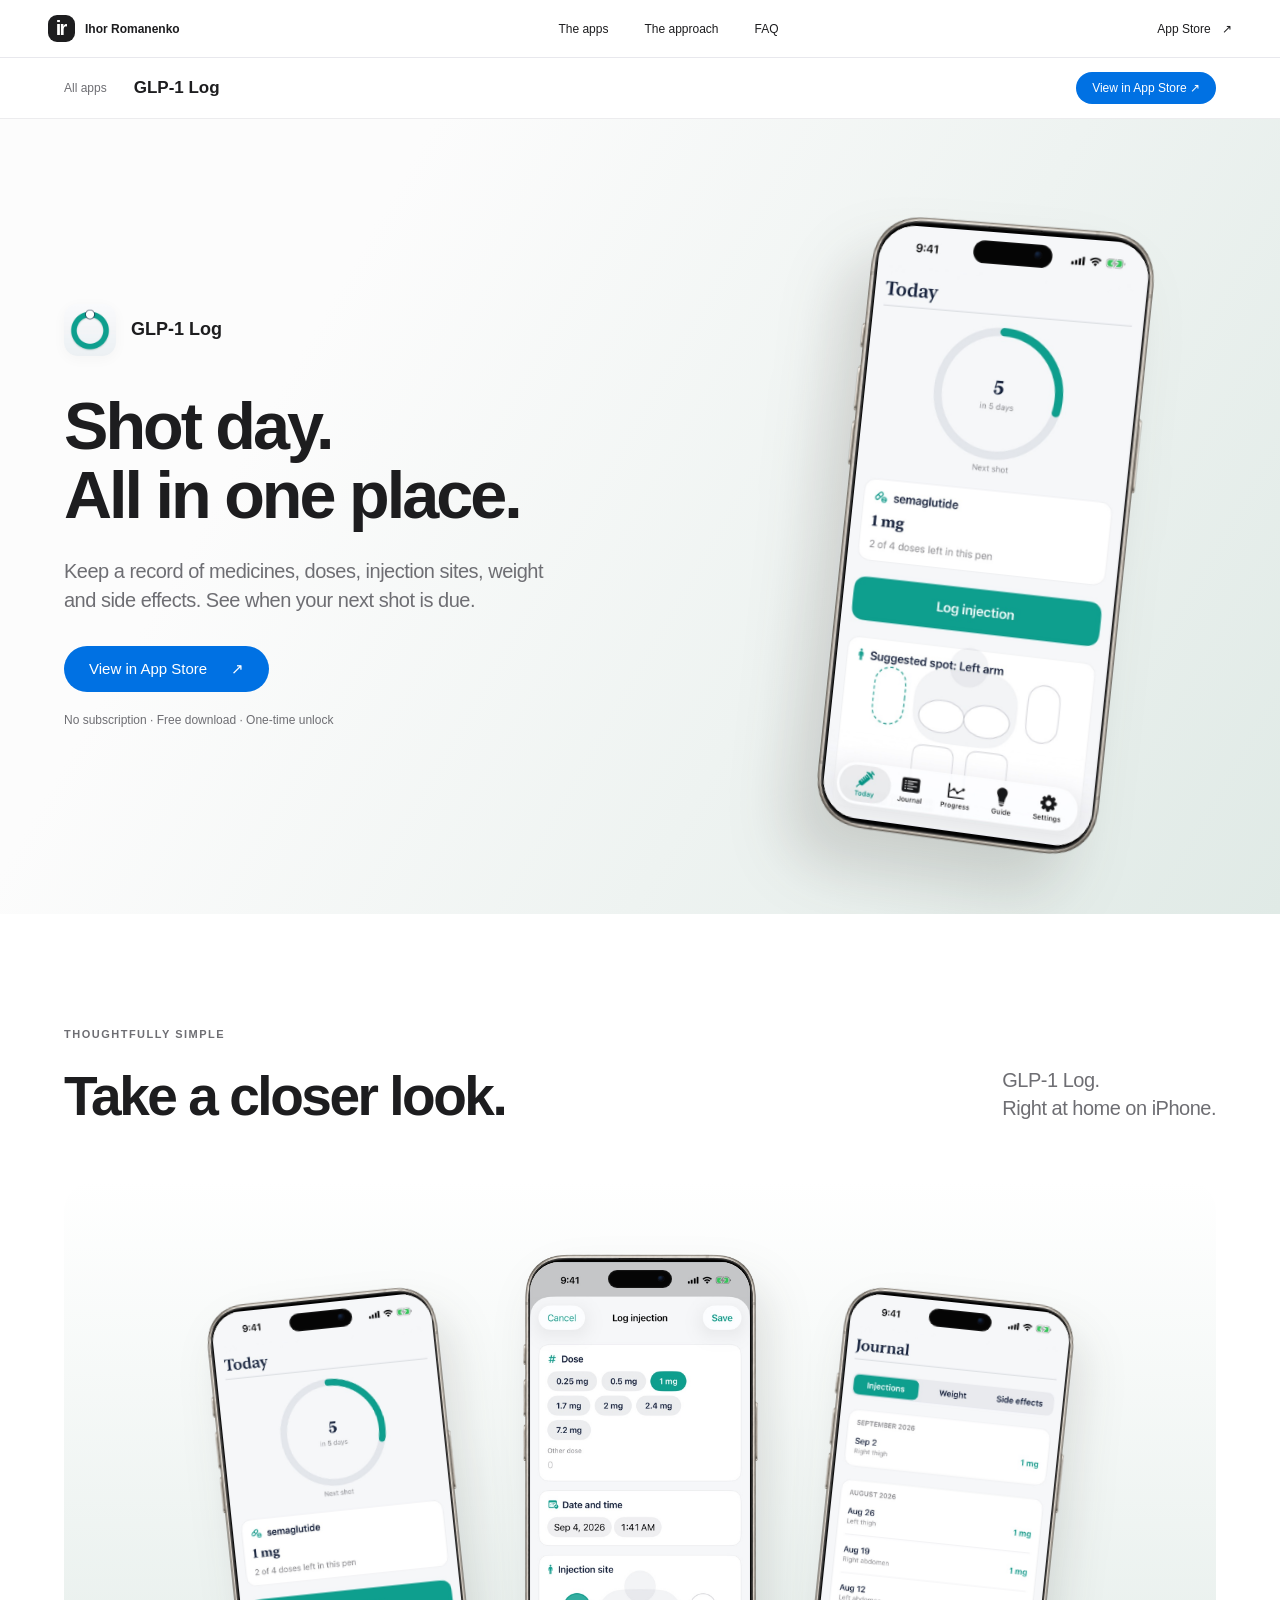
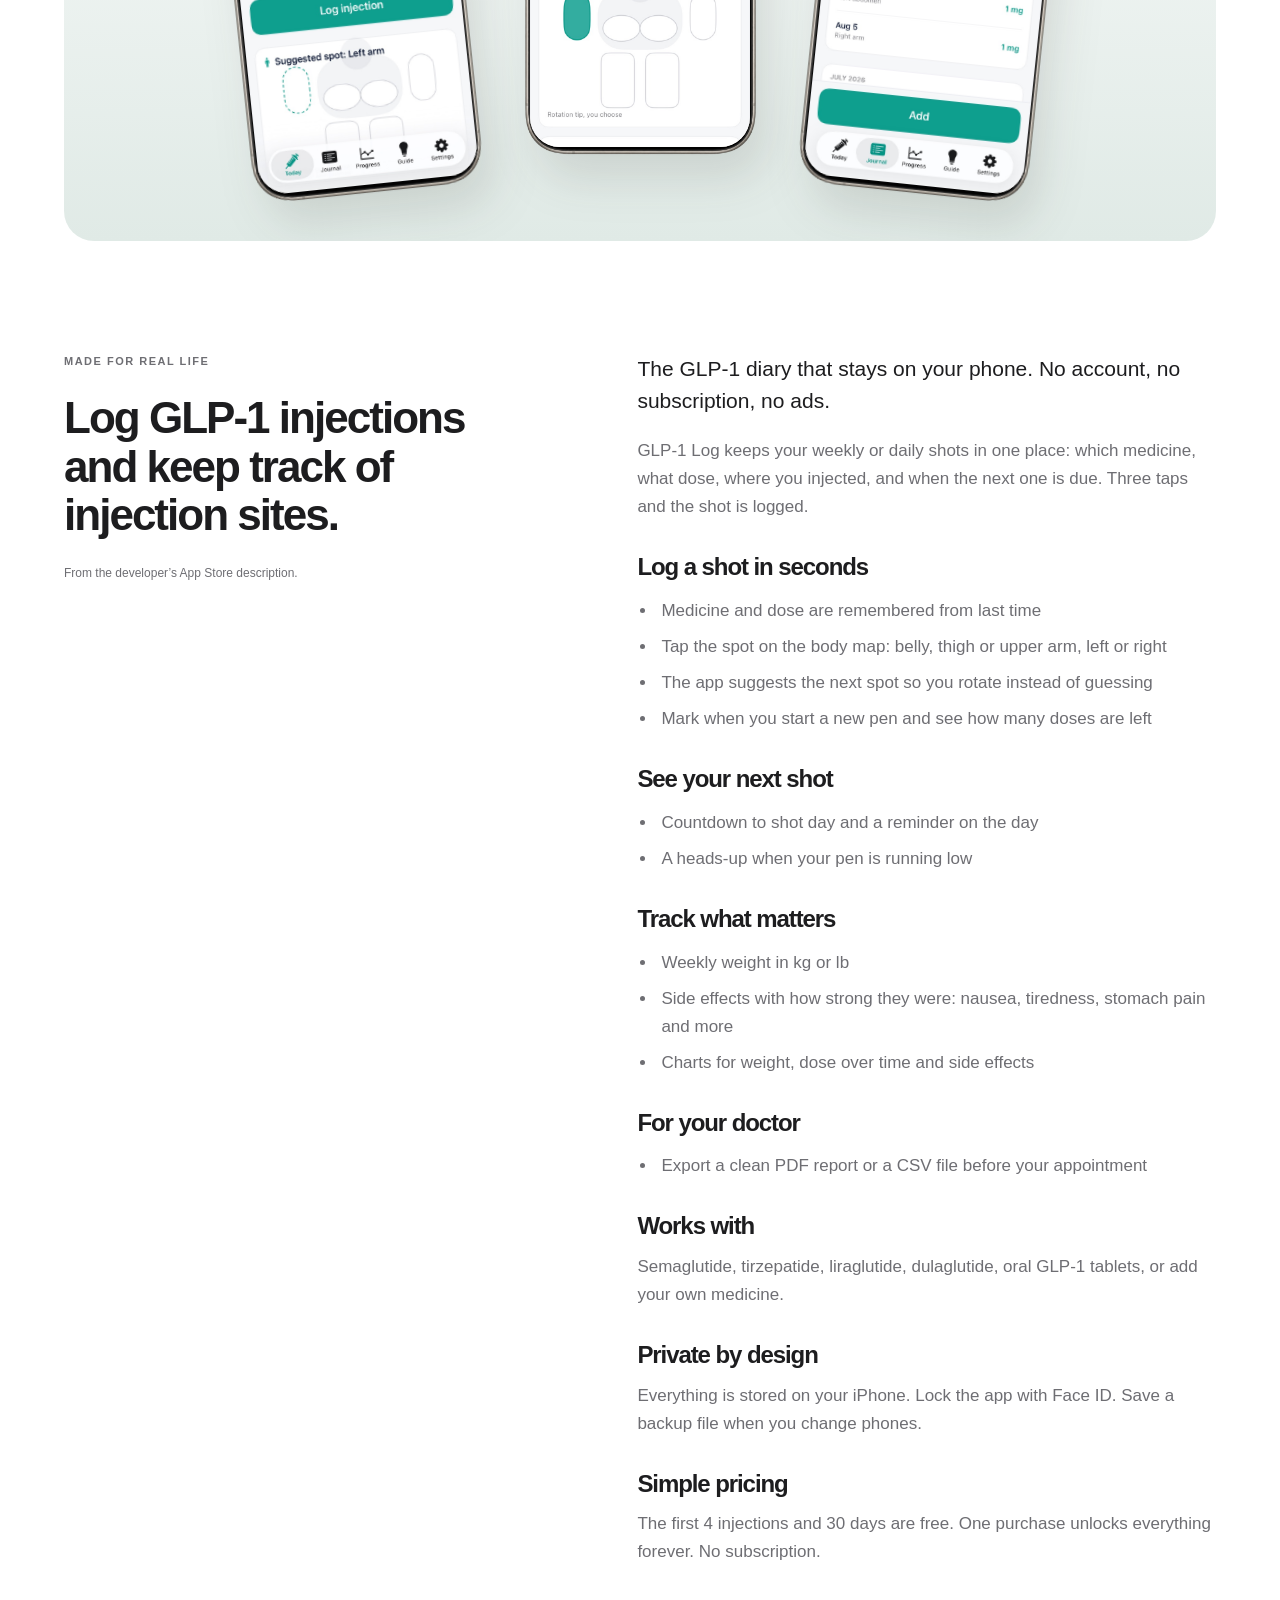
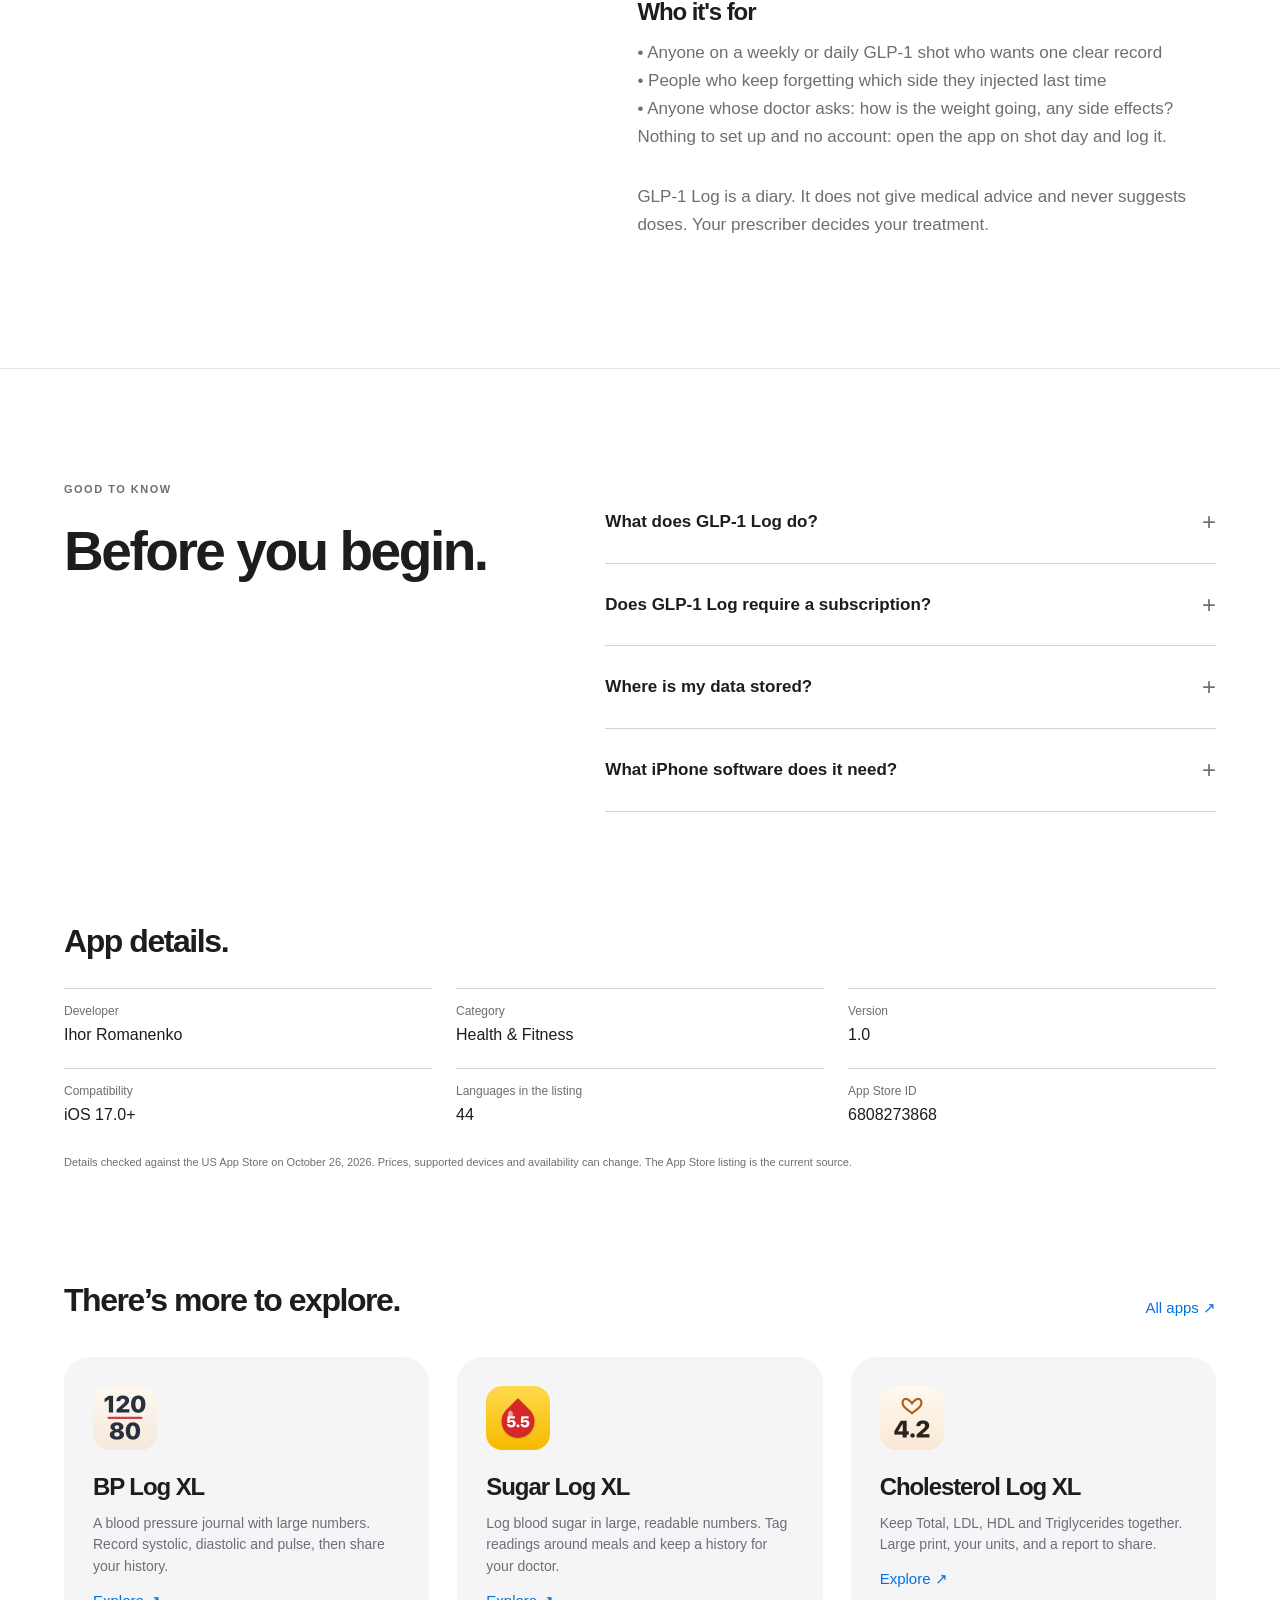
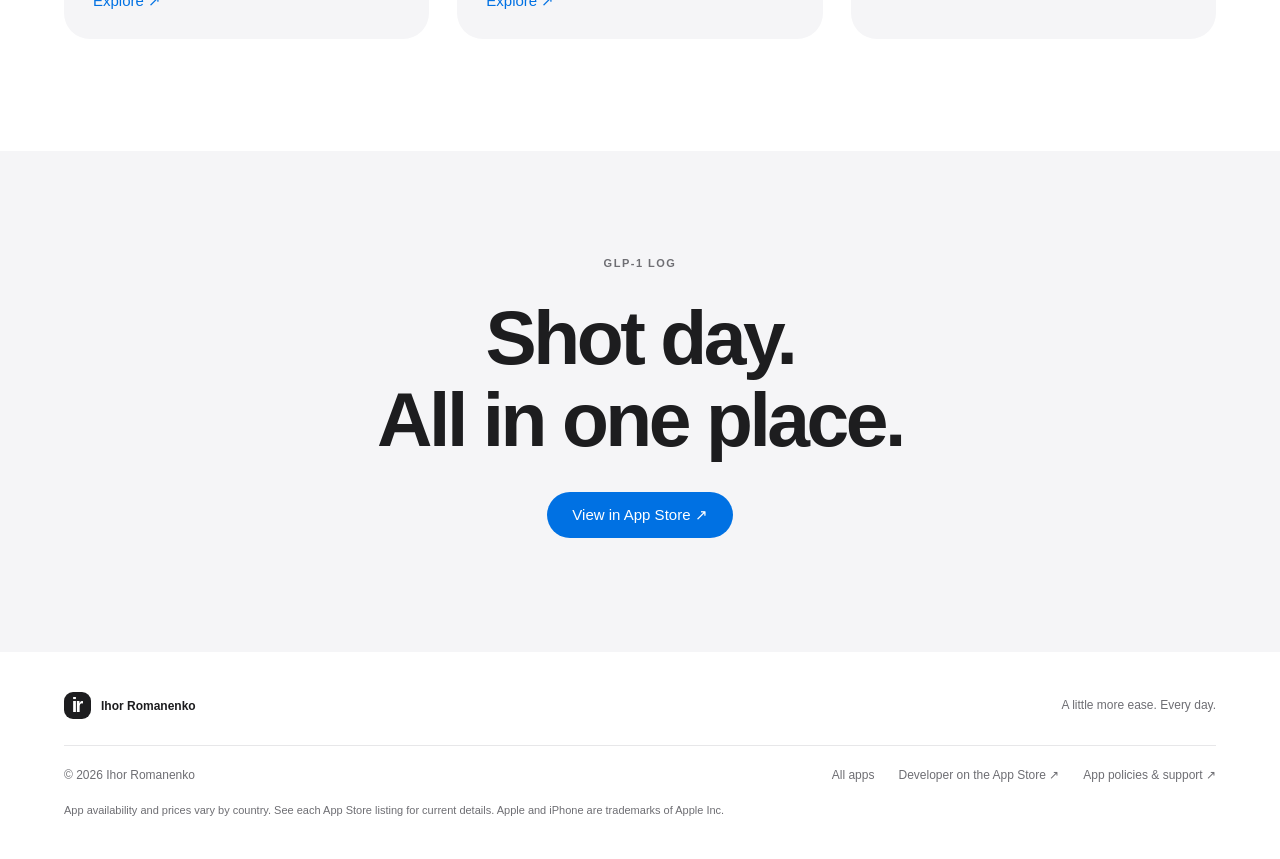
<file: glp-1-log/index.html>
<!doctype html><html lang="en"><head><meta charset="utf-8"><meta name="viewport" content="width=device-width, initial-scale=1"><title>GLP-1 Injection Tracker App for iPhone — GLP-1 Log</title><meta name="description" content="GLP-1 Log is a GLP-1 injection tracker app for iPhone. Keep a record of medicines, doses, injection sites, weight and side effects. See when your next shot is due."><meta name="theme-color" content="#f5f5f7"><link rel="canonical" href="https://skylight777.github.io/ihor-apps/glp-1-log/"><meta property="og:type" content="website"><meta property="og:title" content="GLP-1 Injection Tracker App for iPhone — GLP-1 Log"><meta property="og:description" content="GLP-1 Log is a GLP-1 injection tracker app for iPhone. Keep a record of medicines, doses, injection sites, weight and side effects. See when your next shot is due."><meta property="og:url" content="https://skylight777.github.io/ihor-apps/glp-1-log/"><meta property="og:image" content="https://skylight777.github.io/ihor-apps/assets/6808273868/icon.png"><meta name="twitter:card" content="summary_large_image"><link rel="icon" href="../favicon.svg" type="image/svg+xml"><link rel="stylesheet" href="../style.css?v=2"><script src="../site.js" defer></script><script type="application/ld+json">{"@context": "https://schema.org", "@graph": [{"@type": "SoftwareApplication", "name": "GLP-1 Log: Weekly Shot Tracker", "applicationCategory": "Health & Fitness", "operatingSystem": "iOS 17.0 or later", "url": "https://skylight777.github.io/ihor-apps/glp-1-log/", "downloadUrl": "https://apps.apple.com/app/id6808273868", "image": "https://skylight777.github.io/ihor-apps/assets/6808273868/icon.png", "description": "Keep a record of medicines, doses, injection sites, weight and side effects. See when your next shot is due.", "author": {"@type": "Person", "name": "Ihor Romanenko", "url": "https://skylight777.github.io/ihor-apps/"}, "softwareVersion": "1.0", "offers": {"@type": "Offer", "price": 0.0, "priceCurrency": "USD", "url": "https://apps.apple.com/app/id6808273868"}}, {"@type": "FAQPage", "mainEntity": [{"@type": "Question", "name": "What does GLP-1 Log do?", "acceptedAnswer": {"@type": "Answer", "text": "GLP-1 Log is a GLP-1 injection tracker app for iPhone. Keep a record of medicines, doses, injection sites, weight and side effects. See when your next shot is due."}}, {"@type": "Question", "name": "Does GLP-1 Log require a subscription?", "acceptedAnswer": {"@type": "Answer", "text": "No. The first 4 injections and 30 days are free. One purchase unlocks everything forever. No subscription."}}, {"@type": "Question", "name": "Where is my data stored?", "acceptedAnswer": {"@type": "Answer", "text": "Records and projects stay on your iPhone. No account or cloud server is required. Check the app’s backup and export options before changing devices or deleting it."}}, {"@type": "Question", "name": "What iPhone software does it need?", "acceptedAnswer": {"@type": "Answer", "text": "The current listing requires iOS 17.0 or later. Check the App Store for the latest compatibility and availability."}}]}]}</script></head><body><a class="skip" href="#main">Skip to content</a><header class="site-nav"><nav aria-label="Main navigation"><a class="wordmark" href="../" aria-label="Ihor Romanenko home"><span class="monogram">ir</span><span>Ihor Romanenko</span></a><div class="nav-links"><a href="../#apps">The apps</a><a href="../#approach">The approach</a><a href="../#questions">FAQ</a></div><a class="nav-store" href="https://apps.apple.com/us/developer/ihor-romanenko/id6792562550">App Store <span aria-hidden="true">↗</span></a></nav></header><div class="product-nav"><div><a href="../#apps">All apps</a><span>GLP-1 Log</span><a class="button small" href="https://apps.apple.com/app/id6808273868">View in App Store ↗</a></div></div><main id="main"><section class="product-hero" style="--tint:#e0eae6"><div class="product-hero-inner"><div class="product-copy"><div class="product-identity"><img class="product-icon" src="../assets/6808273868/icon.png" alt="" width="52" height="52"><p class="product-name">GLP-1 Log</p></div><h1>Shot day.<br>All in one place.</h1><p class="hero-description">Keep a record of medicines, doses, injection sites, weight and side effects. See when your next shot is due.</p><a class="button" href="https://apps.apple.com/app/id6808273868">View in App Store <span aria-hidden="true">↗</span></a><p class="purchase-note">No subscription · Free download · One-time unlock</p></div><div class="product-showcase"><div class="iphone" aria-label="GLP-1 Log on iPhone"><img class="iphone-hardware" src="../assets/hardware/iphone-titanium.png" alt="" width="866" height="1817" loading="eager"><div class="iphone-display screen-branded"><img src="../assets/6808273868/display-1.jpg" alt="GLP-1 Log — actual app interface" loading="eager" width="832" height="1800"></div><span class="dynamic-island" aria-hidden="true"></span></div></div></div></section><section class="product-look section-wrap"><div class="section-heading"><div><p class="eyebrow">THOUGHTFULLY SIMPLE</p><h2>Take a closer look.</h2></div><p>GLP-1 Log.<br>Right at home on iPhone.</p></div><div class="product-gallery" style="--tint:#e0eae6" aria-label="GLP-1 Log screenshots"><div class="iphone" aria-label="GLP-1 Log on iPhone"><img class="iphone-hardware" src="../assets/hardware/iphone-titanium.png" alt="" width="866" height="1817" loading="lazy"><div class="iphone-display screen-branded"><img src="../assets/6808273868/display-1.jpg" alt="GLP-1 Log — actual app interface" loading="lazy" width="832" height="1800"></div><span class="dynamic-island" aria-hidden="true"></span></div><div class="iphone" aria-label="GLP-1 Log on iPhone"><img class="iphone-hardware" src="../assets/hardware/iphone-titanium.png" alt="" width="866" height="1817" loading="lazy"><div class="iphone-display screen-branded"><img src="../assets/6808273868/display-2.jpg" alt="GLP-1 Log — actual app interface" loading="lazy" width="832" height="1800"></div><span class="dynamic-island" aria-hidden="true"></span></div><div class="iphone" aria-label="GLP-1 Log on iPhone"><img class="iphone-hardware" src="../assets/hardware/iphone-titanium.png" alt="" width="866" height="1817" loading="lazy"><div class="iphone-display screen-branded"><img src="../assets/6808273868/display-3.jpg" alt="GLP-1 Log — actual app interface" loading="lazy" width="832" height="1800"></div><span class="dynamic-island" aria-hidden="true"></span></div></div></section><section class="product-story section-wrap"><div class="story-intro"><p class="eyebrow">MADE FOR REAL LIFE</p><h2>Log GLP-1 injections and keep track of injection sites.</h2><p>From the developer’s App Store description.</p></div><div class="story-body"><p>The GLP-1 diary that stays on your phone. No account, no subscription, no ads.</p><p>GLP-1 Log keeps your weekly or daily shots in one place: which medicine, what dose, where you injected, and when the next one is due. Three taps and the shot is logged.</p><section><h3>Log a shot in seconds</h3><ul><li>Medicine and dose are remembered from last time</li><li>Tap the spot on the body map: belly, thigh or upper arm, left or right</li><li>The app suggests the next spot so you rotate instead of guessing</li><li>Mark when you start a new pen and see how many doses are left</li></ul></section><section><h3>See your next shot</h3><ul><li>Countdown to shot day and a reminder on the day</li><li>A heads-up when your pen is running low</li></ul></section><section><h3>Track what matters</h3><ul><li>Weekly weight in kg or lb</li><li>Side effects with how strong they were: nausea, tiredness, stomach pain and more</li><li>Charts for weight, dose over time and side effects</li></ul></section><section><h3>For your doctor</h3><ul><li>Export a clean PDF report or a CSV file before your appointment</li></ul></section><section><h3>Works with</h3><p>Semaglutide, tirzepatide, liraglutide, dulaglutide, oral GLP-1 tablets, or add your own medicine.</p></section><section><h3>Private by design</h3><p>Everything is stored on your iPhone. Lock the app with Face ID. Save a backup file when you change phones.</p></section><section><h3>Simple pricing</h3><p>The first 4 injections and 30 days are free. One purchase unlocks everything forever. No subscription.</p></section><section><h3>Who it&#x27;s for</h3><p>• Anyone on a weekly or daily GLP-1 shot who wants one clear record<br>• People who keep forgetting which side they injected last time<br>• Anyone whose doctor asks: how is the weight going, any side effects?<br>Nothing to set up and no account: open the app on shot day and log it.</p></section><p>GLP-1 Log is a diary. It does not give medical advice and never suggests doses. Your prescriber decides your treatment.</p></div></section><section class="questions section-wrap"><div><p class="eyebrow">GOOD TO KNOW</p><h2>Before you begin.</h2></div><div class="faq-list"><details><summary>What does GLP-1 Log do?<span aria-hidden="true">+</span></summary><p>GLP-1 Log is a GLP-1 injection tracker app for iPhone. Keep a record of medicines, doses, injection sites, weight and side effects. See when your next shot is due.</p></details><details><summary>Does GLP-1 Log require a subscription?<span aria-hidden="true">+</span></summary><p>No. The first 4 injections and 30 days are free. One purchase unlocks everything forever. No subscription.</p></details><details><summary>Where is my data stored?<span aria-hidden="true">+</span></summary><p>Records and projects stay on your iPhone. No account or cloud server is required. Check the app’s backup and export options before changing devices or deleting it.</p></details><details><summary>What iPhone software does it need?<span aria-hidden="true">+</span></summary><p>The current listing requires iOS 17.0 or later. Check the App Store for the latest compatibility and availability.</p></details></div></section><section class="product-facts section-wrap"><h2>App details.</h2><dl><div><dt>Developer</dt><dd>Ihor Romanenko</dd></div><div><dt>Category</dt><dd>Health & Fitness</dd></div><div><dt>Version</dt><dd>1.0</dd></div><div><dt>Compatibility</dt><dd>iOS 17.0+</dd></div><div><dt>Languages in the listing</dt><dd>44</dd></div><div><dt>App Store ID</dt><dd>6808273868</dd></div></dl><p class="fineprint">Details checked against the US App Store on October 26, 2026. Prices, supported devices and availability can change. The App Store listing is the current source.</p></section><section class="related section-wrap"><div class="section-heading"><h2>There’s more to explore.</h2><a class="text-link" href="../#apps">All apps ↗</a></div><div class="related-grid"><a href="../bp-log-xl/"><img src="../assets/6792683658/icon.png" alt="" width="64" height="64" loading="lazy"><h3>BP Log XL</h3><p>A blood pressure journal with large numbers. Record systolic, diastolic and pulse, then share your history.</p><span class="text-link">Explore ↗</span></a><a href="../sugar-log-xl/"><img src="../assets/6793054896/icon.png" alt="" width="64" height="64" loading="lazy"><h3>Sugar Log XL</h3><p>Log blood sugar in large, readable numbers. Tag readings around meals and keep a history for your doctor.</p><span class="text-link">Explore ↗</span></a><a href="../cholesterol-log-xl/"><img src="../assets/6796485536/icon.png" alt="" width="64" height="64" loading="lazy"><h3>Cholesterol Log XL</h3><p>Keep Total, LDL, HDL and Triglycerides together. Large print, your units, and a report to share.</p><span class="text-link">Explore ↗</span></a></div></section><section class="closing"><p class="eyebrow">GLP-1 LOG</p><h2>Shot day.<br>All in one place.</h2><a class="button" href="https://apps.apple.com/app/id6808273868">View in App Store ↗</a></section></main><footer><div class="footer-top"><a class="wordmark" href="../"><span class="monogram">ir</span>Ihor Romanenko</a><p>A little more ease. Every day.</p></div><div class="footer-bottom"><span>© 2026 Ihor Romanenko</span><a href="../#apps">All apps</a><a href="https://apps.apple.com/us/developer/ihor-romanenko/id6792562550">Developer on the App Store ↗</a><a href="https://skylight777.github.io/igor-apps-legal/">App policies & support ↗</a></div><p class="fineprint">App availability and prices vary by country. See each App Store listing for current details. Apple and iPhone are trademarks of Apple Inc.</p></footer></body></html>
</file>
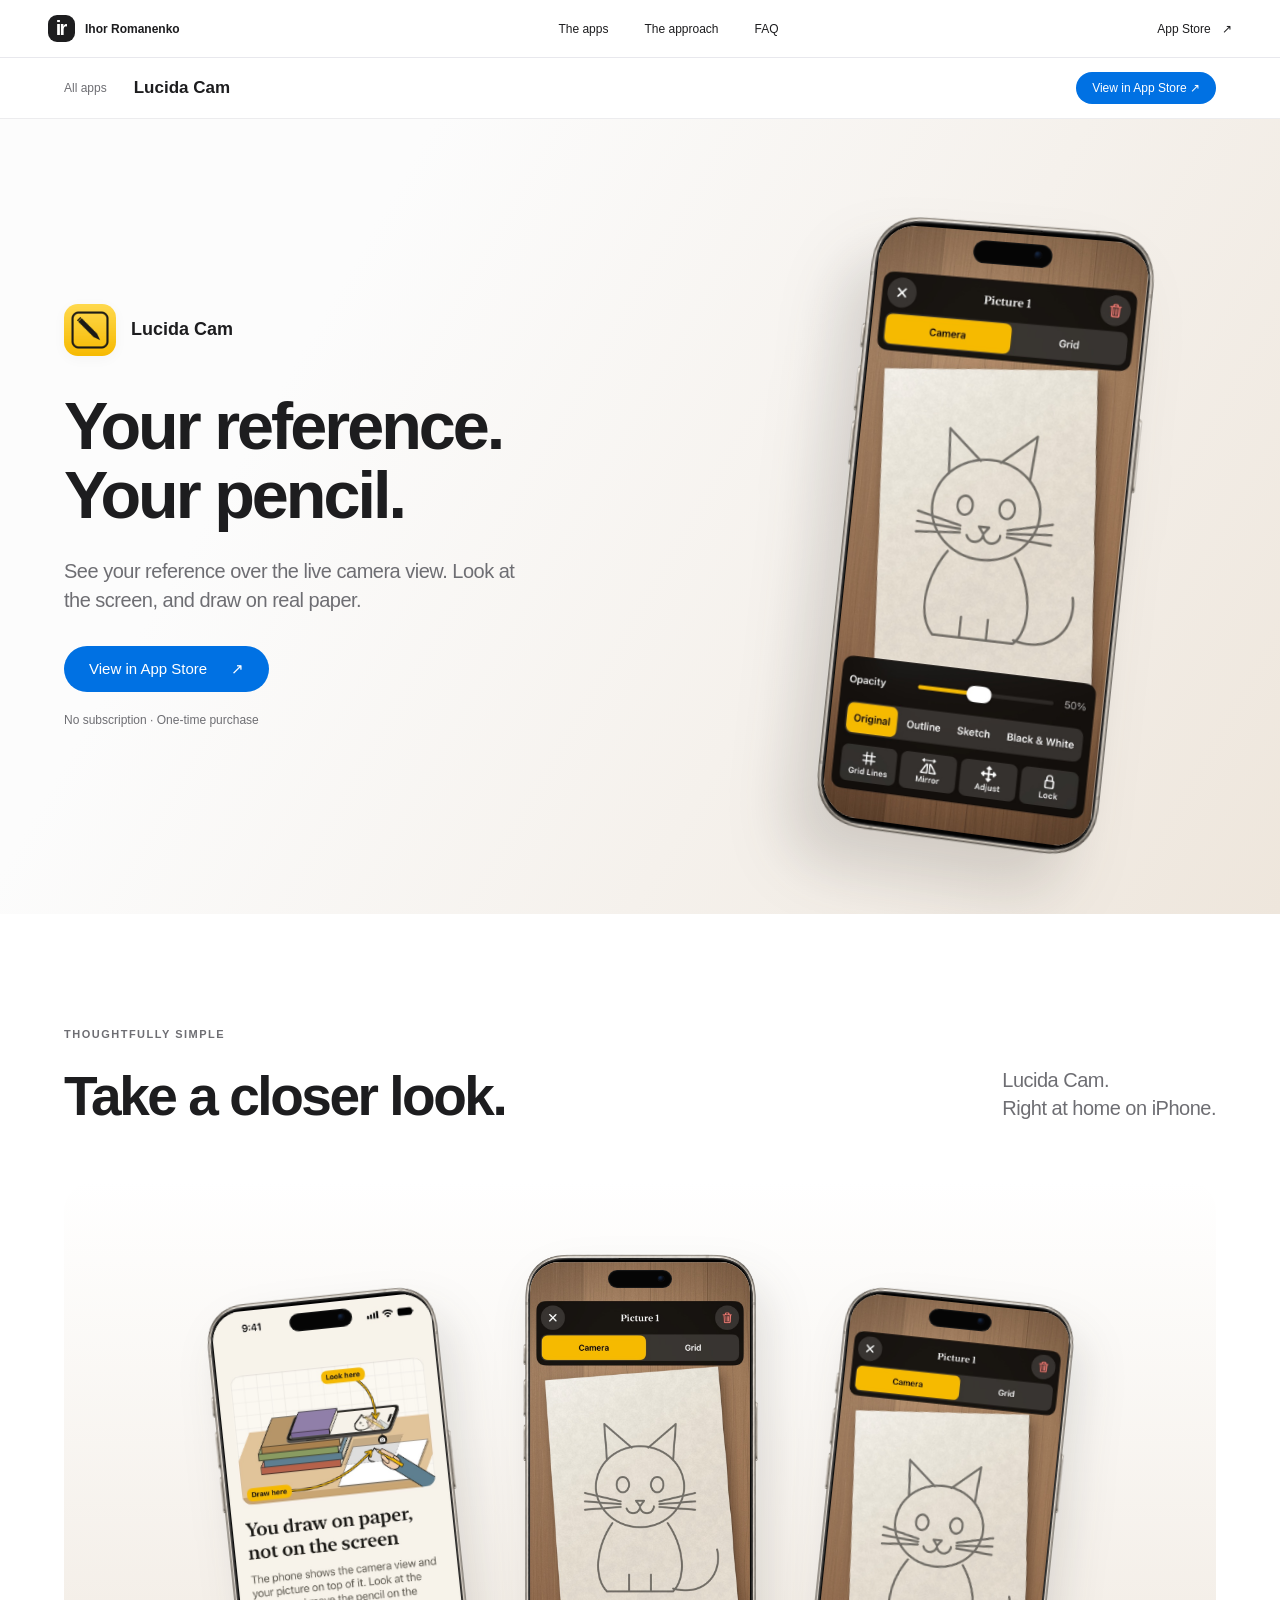
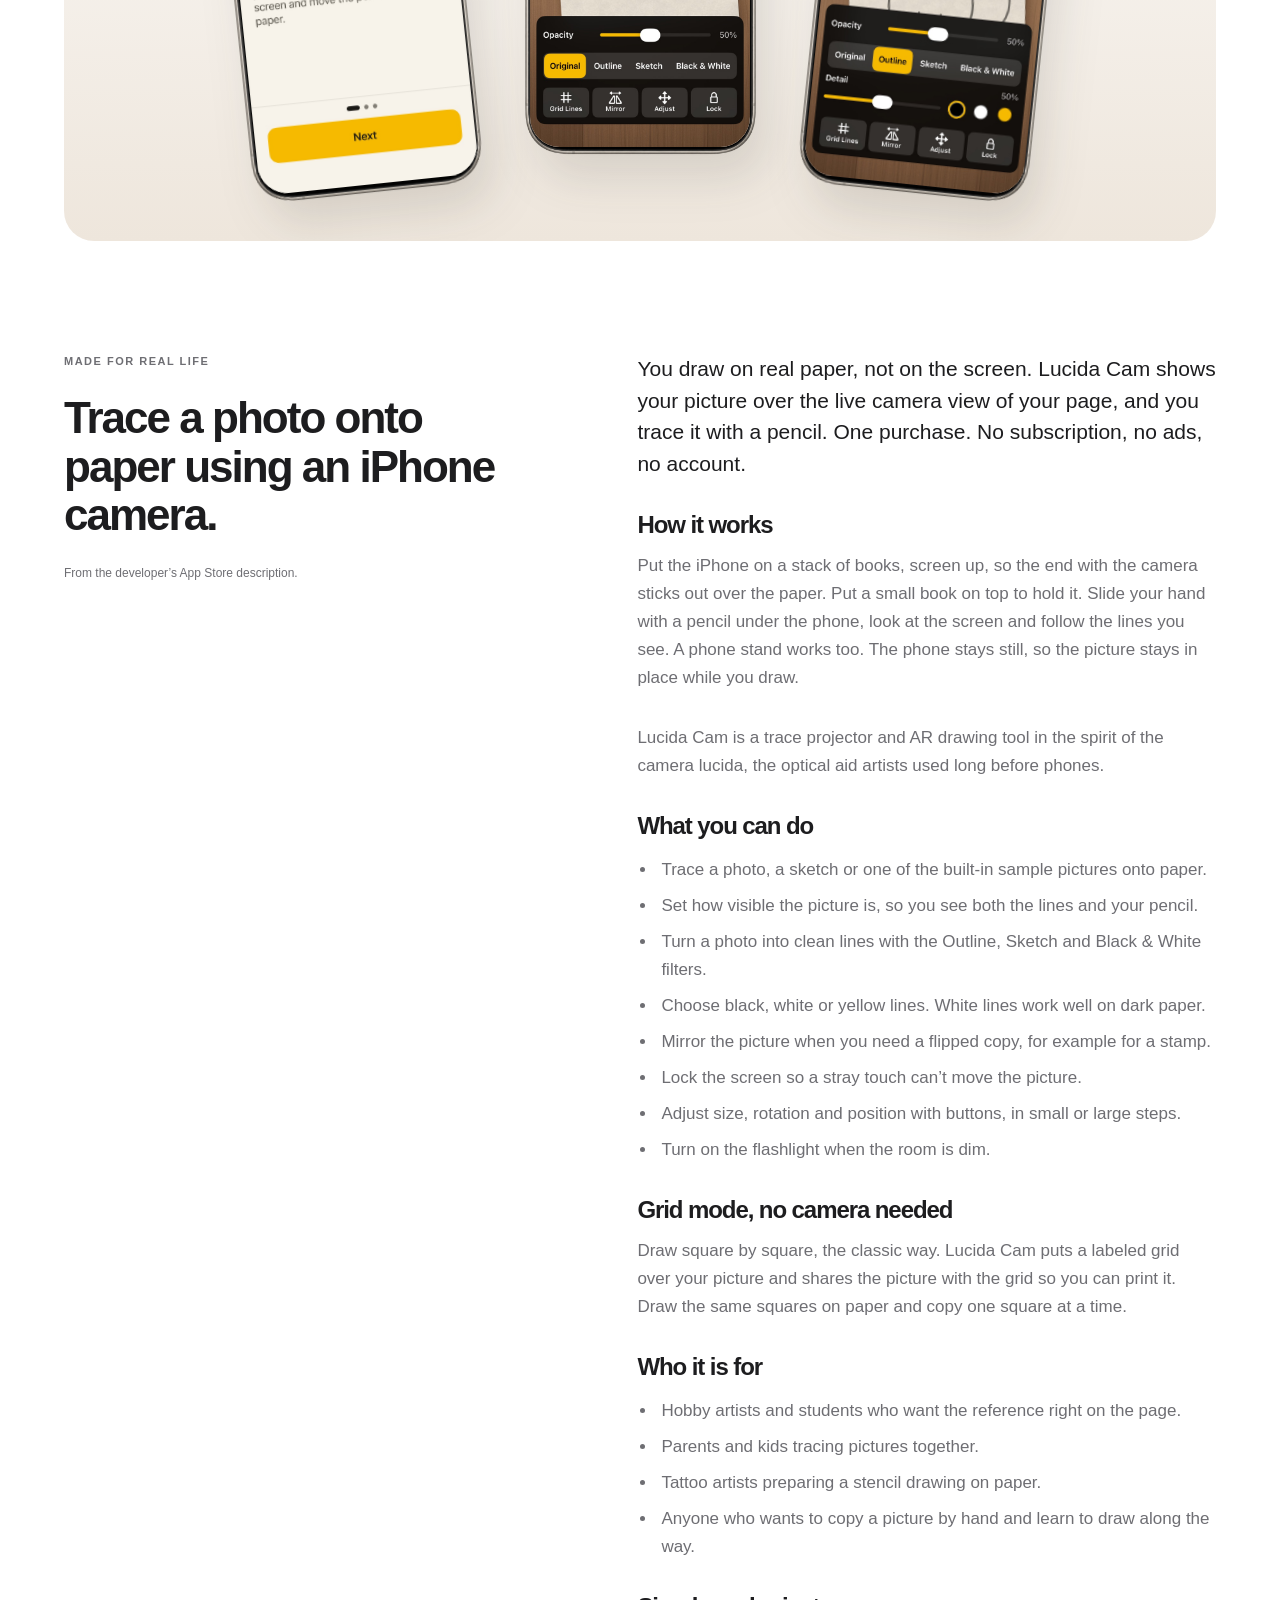
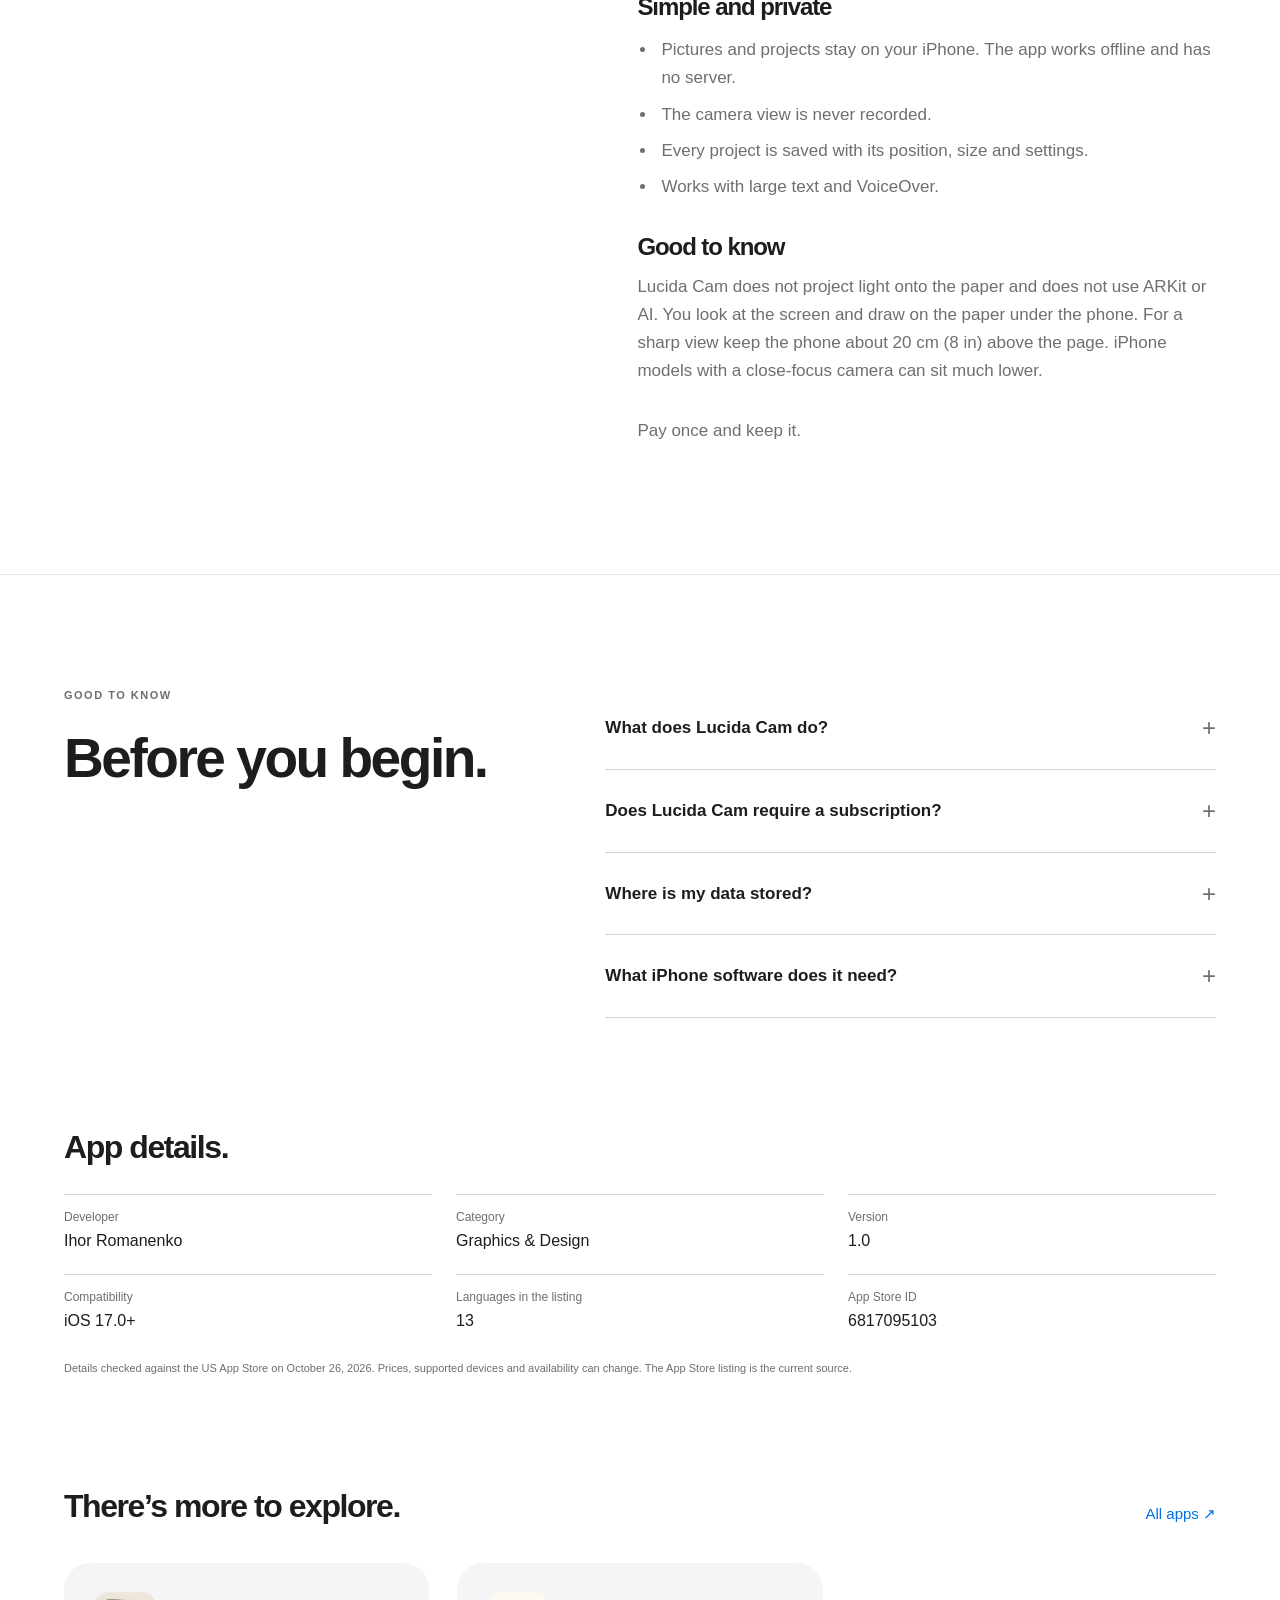
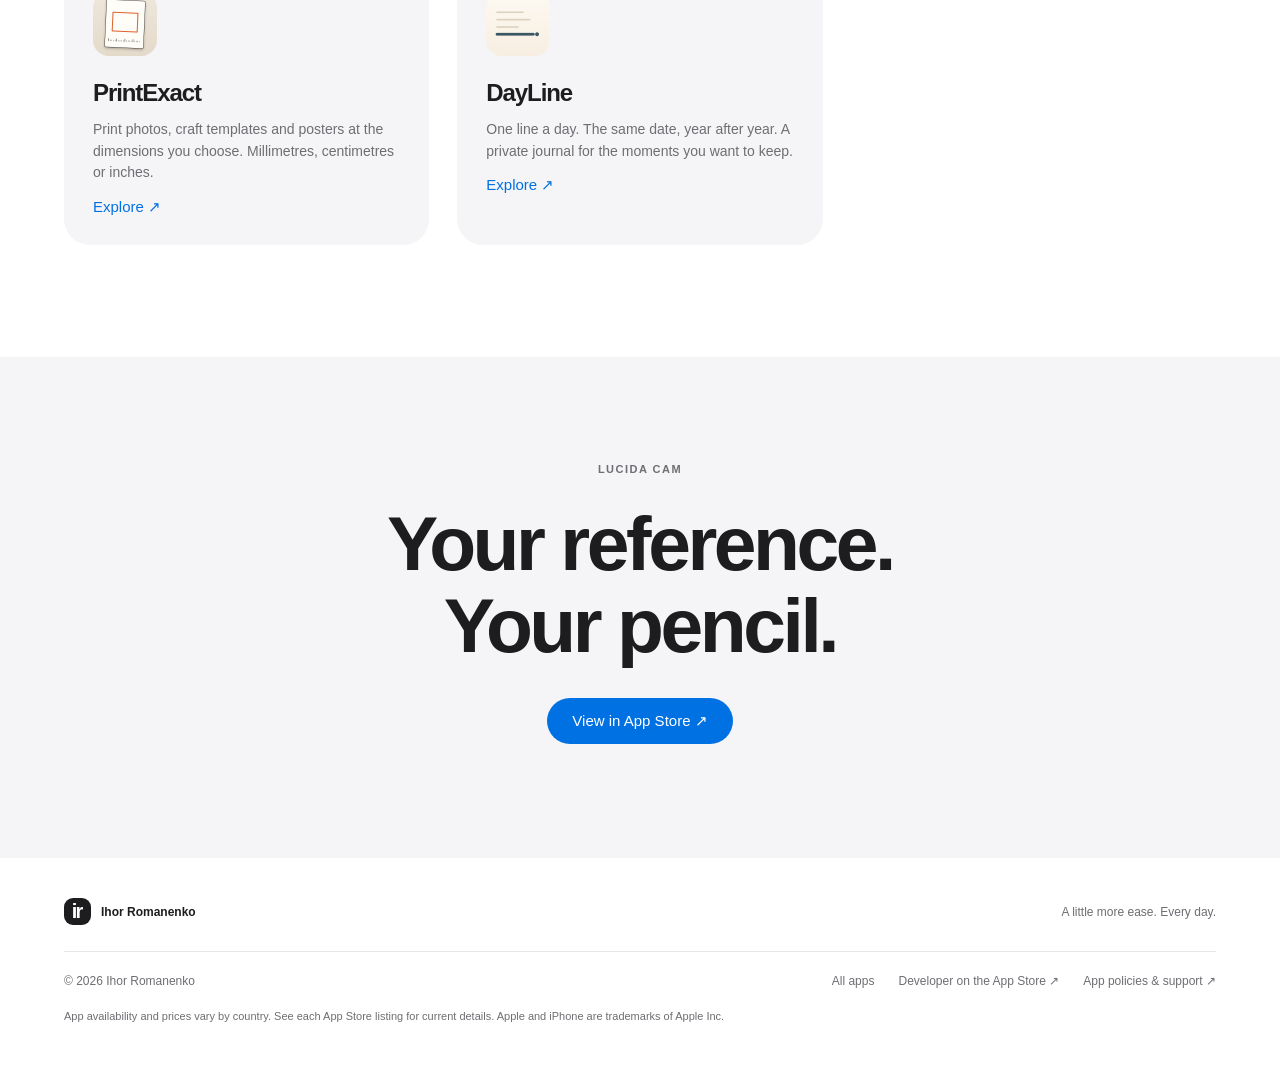
<file: lucida-cam/index.html>
<!doctype html><html lang="en"><head><meta charset="utf-8"><meta name="viewport" content="width=device-width, initial-scale=1"><title>Camera Lucida Drawing App for iPhone — Lucida Cam</title><meta name="description" content="Lucida Cam is a camera lucida drawing app for tracing a photo onto paper for iPhone. See your reference over the live camera view. Look at the screen, and draw on real paper."><meta name="theme-color" content="#f5f5f7"><link rel="canonical" href="https://skylight777.github.io/ihor-apps/lucida-cam/"><meta property="og:type" content="website"><meta property="og:title" content="Camera Lucida Drawing App for iPhone — Lucida Cam"><meta property="og:description" content="Lucida Cam is a camera lucida drawing app for tracing a photo onto paper for iPhone. See your reference over the live camera view. Look at the screen, and draw on real paper."><meta property="og:url" content="https://skylight777.github.io/ihor-apps/lucida-cam/"><meta property="og:image" content="https://skylight777.github.io/ihor-apps/assets/6817095103/icon.png"><meta name="twitter:card" content="summary_large_image"><link rel="icon" href="../favicon.svg" type="image/svg+xml"><link rel="stylesheet" href="../style.css?v=2"><script src="../site.js" defer></script><script type="application/ld+json">{"@context": "https://schema.org", "@graph": [{"@type": "SoftwareApplication", "name": "Lucida Cam: Trace Projector", "applicationCategory": "Graphics & Design", "operatingSystem": "iOS 17.0 or later", "url": "https://skylight777.github.io/ihor-apps/lucida-cam/", "downloadUrl": "https://apps.apple.com/app/id6817095103", "image": "https://skylight777.github.io/ihor-apps/assets/6817095103/icon.png", "description": "See your reference over the live camera view. Look at the screen, and draw on real paper.", "author": {"@type": "Person", "name": "Ihor Romanenko", "url": "https://skylight777.github.io/ihor-apps/"}, "softwareVersion": "1.0", "offers": {"@type": "Offer", "price": 9.99, "priceCurrency": "USD", "url": "https://apps.apple.com/app/id6817095103"}}, {"@type": "FAQPage", "mainEntity": [{"@type": "Question", "name": "What does Lucida Cam do?", "acceptedAnswer": {"@type": "Answer", "text": "Lucida Cam is a camera lucida drawing app for tracing a photo onto paper for iPhone. See your reference over the live camera view. Look at the screen, and draw on real paper."}}, {"@type": "Question", "name": "Does Lucida Cam require a subscription?", "acceptedAnswer": {"@type": "Answer", "text": "No. It uses a one-time purchase. See the App Store for current pricing."}}, {"@type": "Question", "name": "Where is my data stored?", "acceptedAnswer": {"@type": "Answer", "text": "Records and projects stay on your iPhone. No account or cloud server is required. Check the app’s backup and export options before changing devices or deleting it."}}, {"@type": "Question", "name": "What iPhone software does it need?", "acceptedAnswer": {"@type": "Answer", "text": "The current listing requires iOS 17.0 or later. Check the App Store for the latest compatibility and availability."}}]}]}</script></head><body><a class="skip" href="#main">Skip to content</a><header class="site-nav"><nav aria-label="Main navigation"><a class="wordmark" href="../" aria-label="Ihor Romanenko home"><span class="monogram">ir</span><span>Ihor Romanenko</span></a><div class="nav-links"><a href="../#apps">The apps</a><a href="../#approach">The approach</a><a href="../#questions">FAQ</a></div><a class="nav-store" href="https://apps.apple.com/us/developer/ihor-romanenko/id6792562550">App Store <span aria-hidden="true">↗</span></a></nav></header><div class="product-nav"><div><a href="../#apps">All apps</a><span>Lucida Cam</span><a class="button small" href="https://apps.apple.com/app/id6817095103">View in App Store ↗</a></div></div><main id="main"><section class="product-hero" style="--tint:#eee6dc"><div class="product-hero-inner"><div class="product-copy"><div class="product-identity"><img class="product-icon" src="../assets/6817095103/icon.png" alt="" width="52" height="52"><p class="product-name">Lucida Cam</p></div><h1>Your reference.<br>Your pencil.</h1><p class="hero-description">See your reference over the live camera view. Look at the screen, and draw on real paper.</p><a class="button" href="https://apps.apple.com/app/id6817095103">View in App Store <span aria-hidden="true">↗</span></a><p class="purchase-note">No subscription · One-time purchase</p></div><div class="product-showcase"><div class="iphone" aria-label="Lucida Cam on iPhone"><img class="iphone-hardware" src="../assets/hardware/iphone-titanium.png" alt="" width="866" height="1817" loading="eager"><div class="iphone-display screen-branded"><img src="../assets/6817095103/display-2.jpg" alt="Lucida Cam — actual app interface" loading="eager" width="832" height="1800"></div><span class="dynamic-island" aria-hidden="true"></span></div></div></div></section><section class="product-look section-wrap"><div class="section-heading"><div><p class="eyebrow">THOUGHTFULLY SIMPLE</p><h2>Take a closer look.</h2></div><p>Lucida Cam.<br>Right at home on iPhone.</p></div><div class="product-gallery" style="--tint:#eee6dc" aria-label="Lucida Cam screenshots"><div class="iphone" aria-label="Lucida Cam on iPhone"><img class="iphone-hardware" src="../assets/hardware/iphone-titanium.png" alt="" width="866" height="1817" loading="lazy"><div class="iphone-display screen-branded"><img src="../assets/6817095103/display-1.jpg" alt="Lucida Cam — actual app interface" loading="lazy" width="832" height="1800"></div><span class="dynamic-island" aria-hidden="true"></span></div><div class="iphone" aria-label="Lucida Cam on iPhone"><img class="iphone-hardware" src="../assets/hardware/iphone-titanium.png" alt="" width="866" height="1817" loading="lazy"><div class="iphone-display screen-branded"><img src="../assets/6817095103/display-2.jpg" alt="Lucida Cam — actual app interface" loading="lazy" width="832" height="1800"></div><span class="dynamic-island" aria-hidden="true"></span></div><div class="iphone" aria-label="Lucida Cam on iPhone"><img class="iphone-hardware" src="../assets/hardware/iphone-titanium.png" alt="" width="866" height="1817" loading="lazy"><div class="iphone-display screen-branded"><img src="../assets/6817095103/display-3.jpg" alt="Lucida Cam — actual app interface" loading="lazy" width="832" height="1800"></div><span class="dynamic-island" aria-hidden="true"></span></div></div></section><section class="product-story section-wrap"><div class="story-intro"><p class="eyebrow">MADE FOR REAL LIFE</p><h2>Trace a photo onto paper using an iPhone camera.</h2><p>From the developer’s App Store description.</p></div><div class="story-body"><p>You draw on real paper, not on the screen. Lucida Cam shows your picture over the live camera view of your page, and you trace it with a pencil. One purchase. No subscription, no ads, no account.</p><section><h3>How it works</h3><p>Put the iPhone on a stack of books, screen up, so the end with the camera sticks out over the paper. Put a small book on top to hold it. Slide your hand with a pencil under the phone, look at the screen and follow the lines you see. A phone stand works too. The phone stays still, so the picture stays in place while you draw.</p></section><p>Lucida Cam is a trace projector and AR drawing tool in the spirit of the camera lucida, the optical aid artists used long before phones.</p><section><h3>What you can do</h3><ul><li>Trace a photo, a sketch or one of the built-in sample pictures onto paper.</li><li>Set how visible the picture is, so you see both the lines and your pencil.</li><li>Turn a photo into clean lines with the Outline, Sketch and Black &amp; White filters.</li><li>Choose black, white or yellow lines. White lines work well on dark paper.</li><li>Mirror the picture when you need a flipped copy, for example for a stamp.</li><li>Lock the screen so a stray touch can’t move the picture.</li><li>Adjust size, rotation and position with buttons, in small or large steps.</li><li>Turn on the flashlight when the room is dim.</li></ul></section><section><h3>Grid mode, no camera needed</h3><p>Draw square by square, the classic way. Lucida Cam puts a labeled grid over your picture and shares the picture with the grid so you can print it. Draw the same squares on paper and copy one square at a time.</p></section><section><h3>Who it is for</h3><ul><li>Hobby artists and students who want the reference right on the page.</li><li>Parents and kids tracing pictures together.</li><li>Tattoo artists preparing a stencil drawing on paper.</li><li>Anyone who wants to copy a picture by hand and learn to draw along the way.</li></ul></section><section><h3>Simple and private</h3><ul><li>Pictures and projects stay on your iPhone. The app works offline and has no server.</li><li>The camera view is never recorded.</li><li>Every project is saved with its position, size and settings.</li><li>Works with large text and VoiceOver.</li></ul></section><section><h3>Good to know</h3><p>Lucida Cam does not project light onto the paper and does not use ARKit or AI. You look at the screen and draw on the paper under the phone. For a sharp view keep the phone about 20 cm (8 in) above the page. iPhone models with a close-focus camera can sit much lower.</p></section><p>Pay once and keep it.</p></div></section><section class="questions section-wrap"><div><p class="eyebrow">GOOD TO KNOW</p><h2>Before you begin.</h2></div><div class="faq-list"><details><summary>What does Lucida Cam do?<span aria-hidden="true">+</span></summary><p>Lucida Cam is a camera lucida drawing app for tracing a photo onto paper for iPhone. See your reference over the live camera view. Look at the screen, and draw on real paper.</p></details><details><summary>Does Lucida Cam require a subscription?<span aria-hidden="true">+</span></summary><p>No. It uses a one-time purchase. See the App Store for current pricing.</p></details><details><summary>Where is my data stored?<span aria-hidden="true">+</span></summary><p>Records and projects stay on your iPhone. No account or cloud server is required. Check the app’s backup and export options before changing devices or deleting it.</p></details><details><summary>What iPhone software does it need?<span aria-hidden="true">+</span></summary><p>The current listing requires iOS 17.0 or later. Check the App Store for the latest compatibility and availability.</p></details></div></section><section class="product-facts section-wrap"><h2>App details.</h2><dl><div><dt>Developer</dt><dd>Ihor Romanenko</dd></div><div><dt>Category</dt><dd>Graphics & Design</dd></div><div><dt>Version</dt><dd>1.0</dd></div><div><dt>Compatibility</dt><dd>iOS 17.0+</dd></div><div><dt>Languages in the listing</dt><dd>13</dd></div><div><dt>App Store ID</dt><dd>6817095103</dd></div></dl><p class="fineprint">Details checked against the US App Store on October 26, 2026. Prices, supported devices and availability can change. The App Store listing is the current source.</p></section><section class="related section-wrap"><div class="section-heading"><h2>There’s more to explore.</h2><a class="text-link" href="../#apps">All apps ↗</a></div><div class="related-grid"><a href="../printexact/"><img src="../assets/6809777790/icon.png" alt="" width="64" height="64" loading="lazy"><h3>PrintExact</h3><p>Print photos, craft templates and posters at the dimensions you choose. Millimetres, centimetres or inches.</p><span class="text-link">Explore ↗</span></a><a href="../dayline/"><img src="../assets/6792562428/icon.png" alt="" width="64" height="64" loading="lazy"><h3>DayLine</h3><p>One line a day. The same date, year after year. A private journal for the moments you want to keep.</p><span class="text-link">Explore ↗</span></a></div></section><section class="closing"><p class="eyebrow">LUCIDA CAM</p><h2>Your reference.<br>Your pencil.</h2><a class="button" href="https://apps.apple.com/app/id6817095103">View in App Store ↗</a></section></main><footer><div class="footer-top"><a class="wordmark" href="../"><span class="monogram">ir</span>Ihor Romanenko</a><p>A little more ease. Every day.</p></div><div class="footer-bottom"><span>© 2026 Ihor Romanenko</span><a href="../#apps">All apps</a><a href="https://apps.apple.com/us/developer/ihor-romanenko/id6792562550">Developer on the App Store ↗</a><a href="https://skylight777.github.io/igor-apps-legal/">App policies & support ↗</a></div><p class="fineprint">App availability and prices vary by country. See each App Store listing for current details. Apple and iPhone are trademarks of Apple Inc.</p></footer></body></html>
</file>
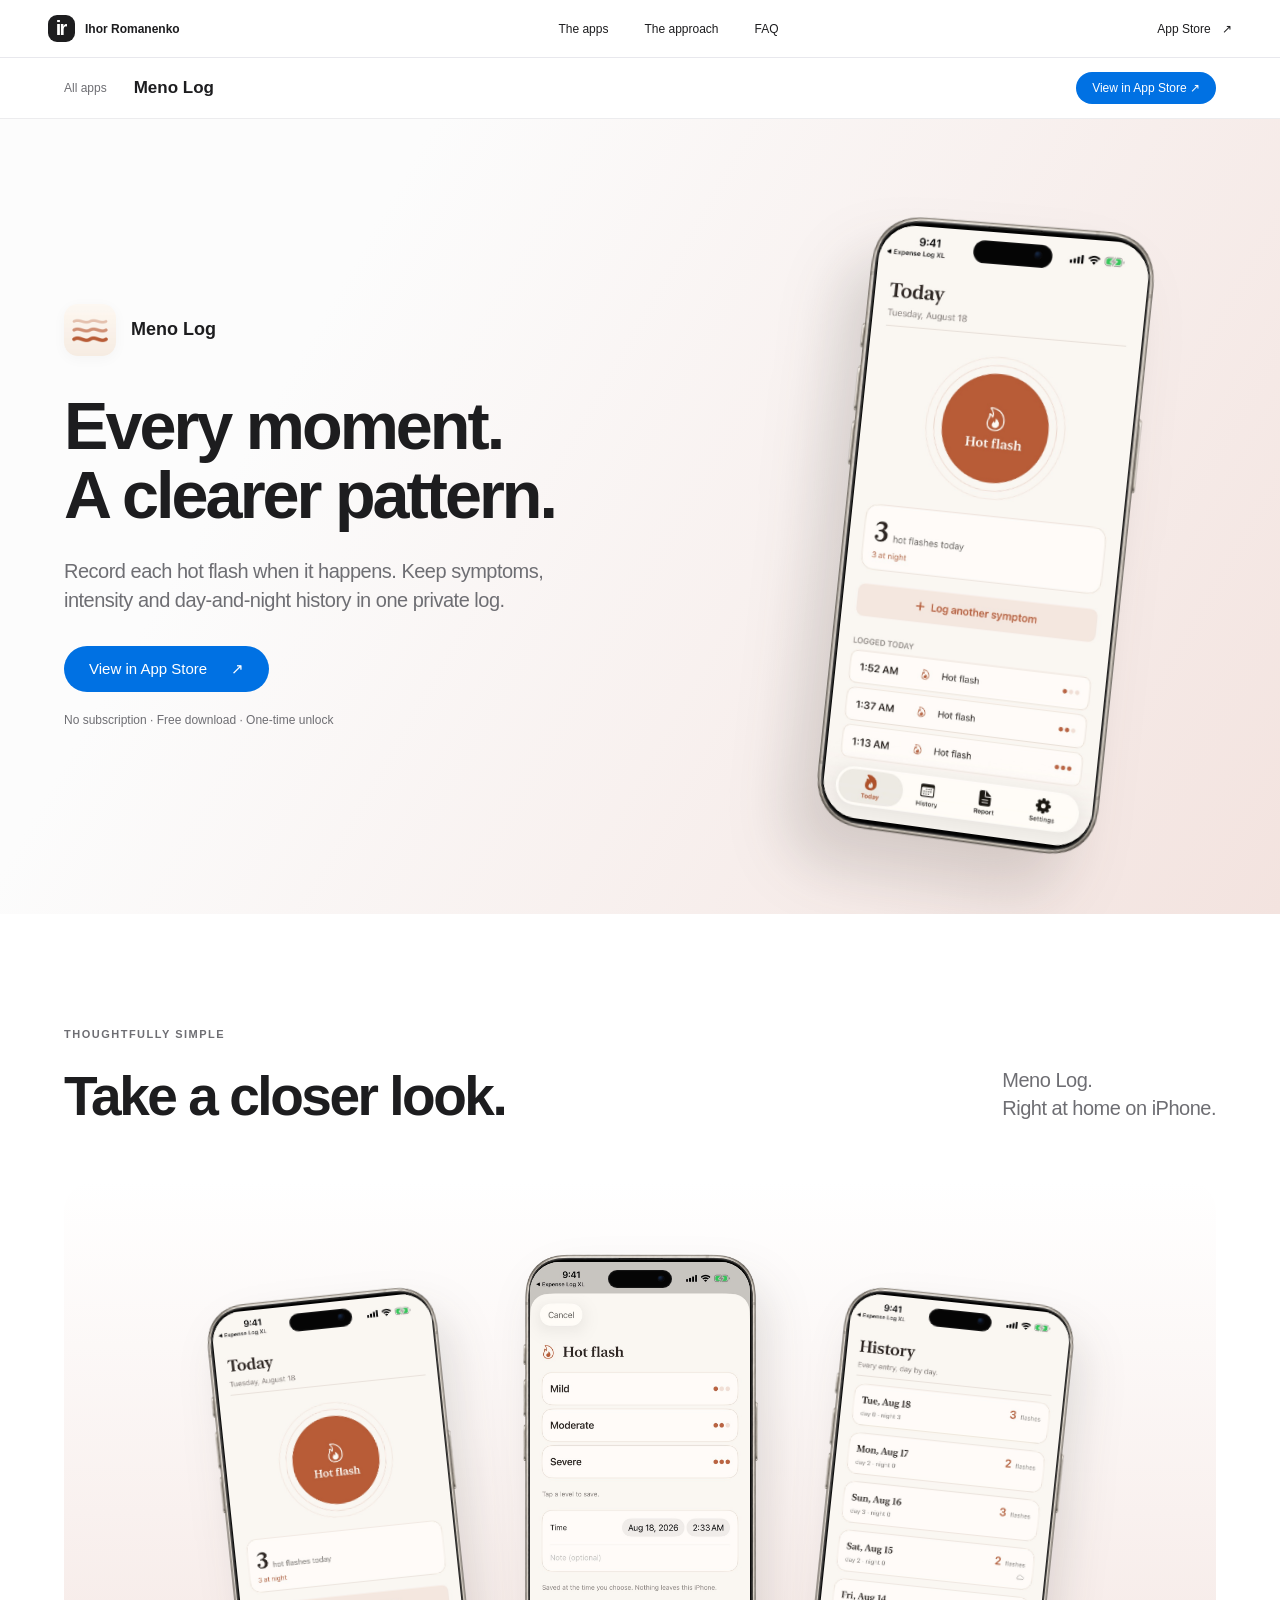
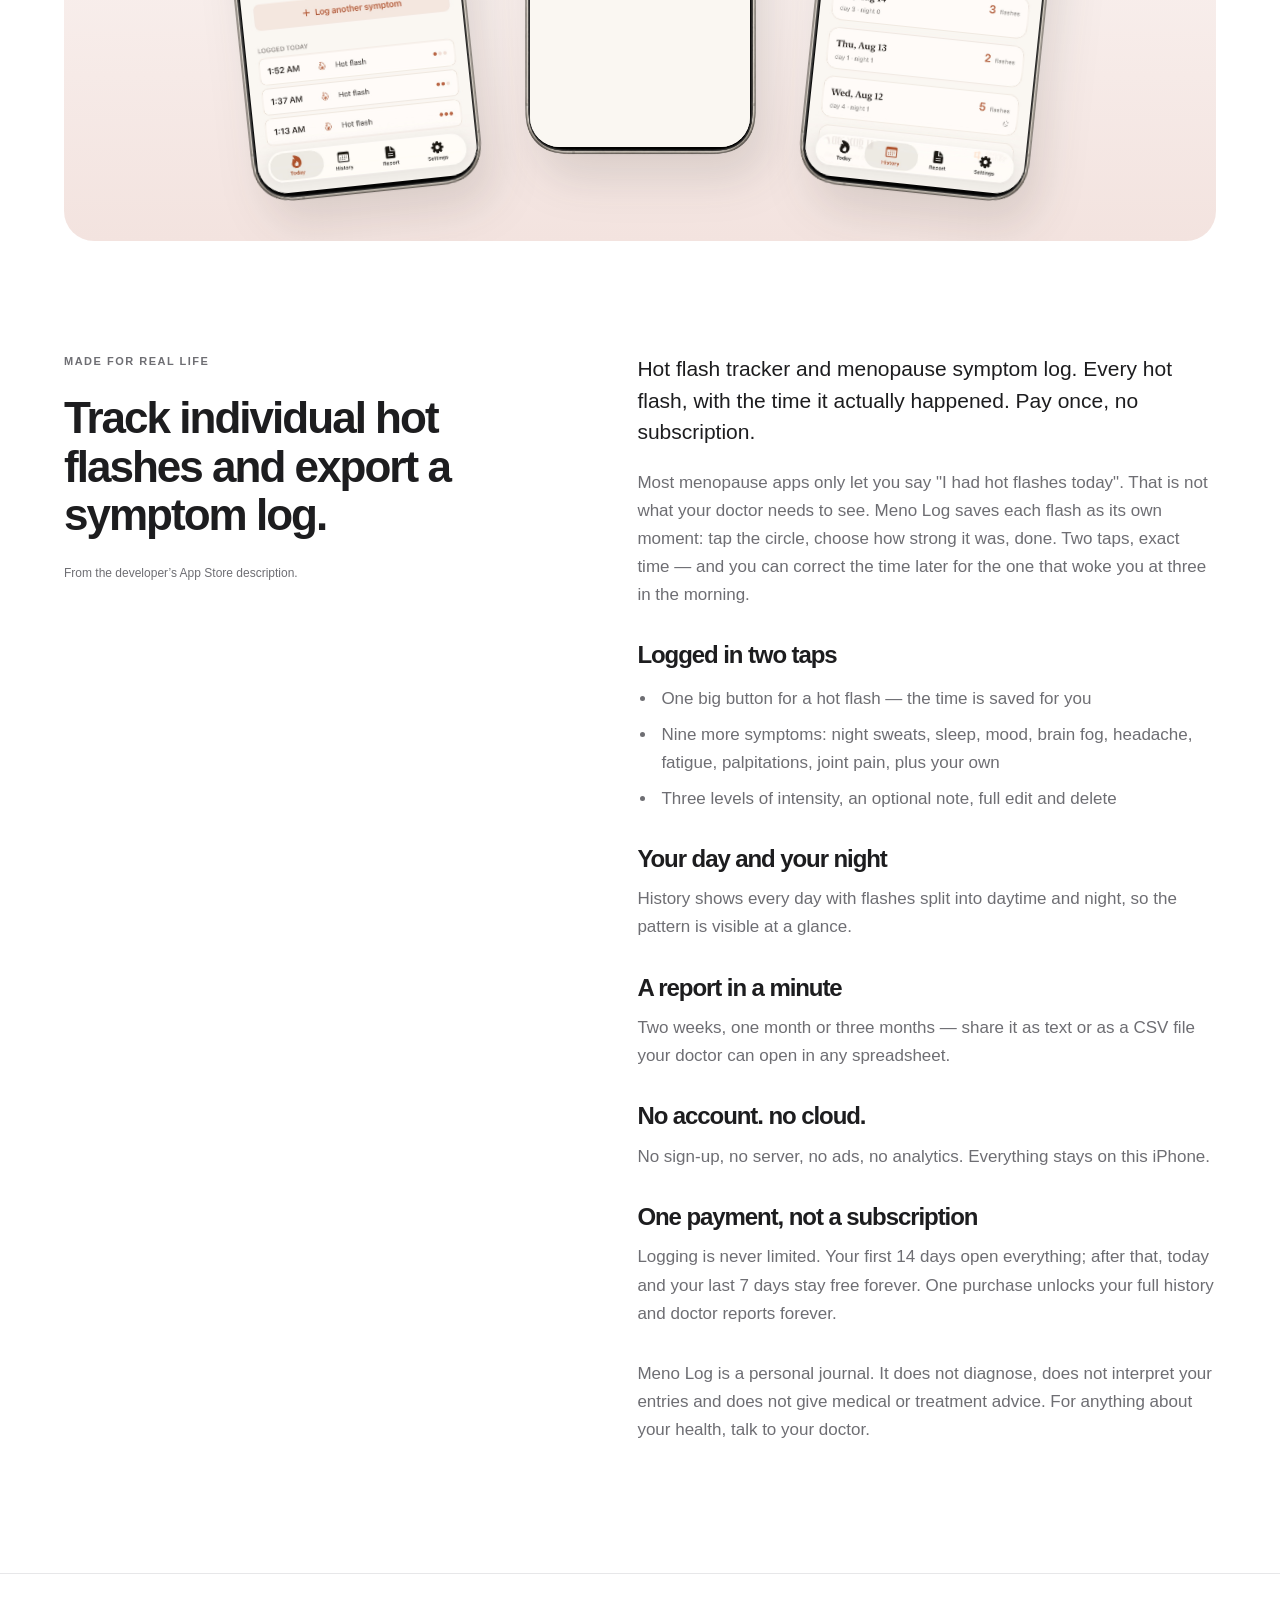
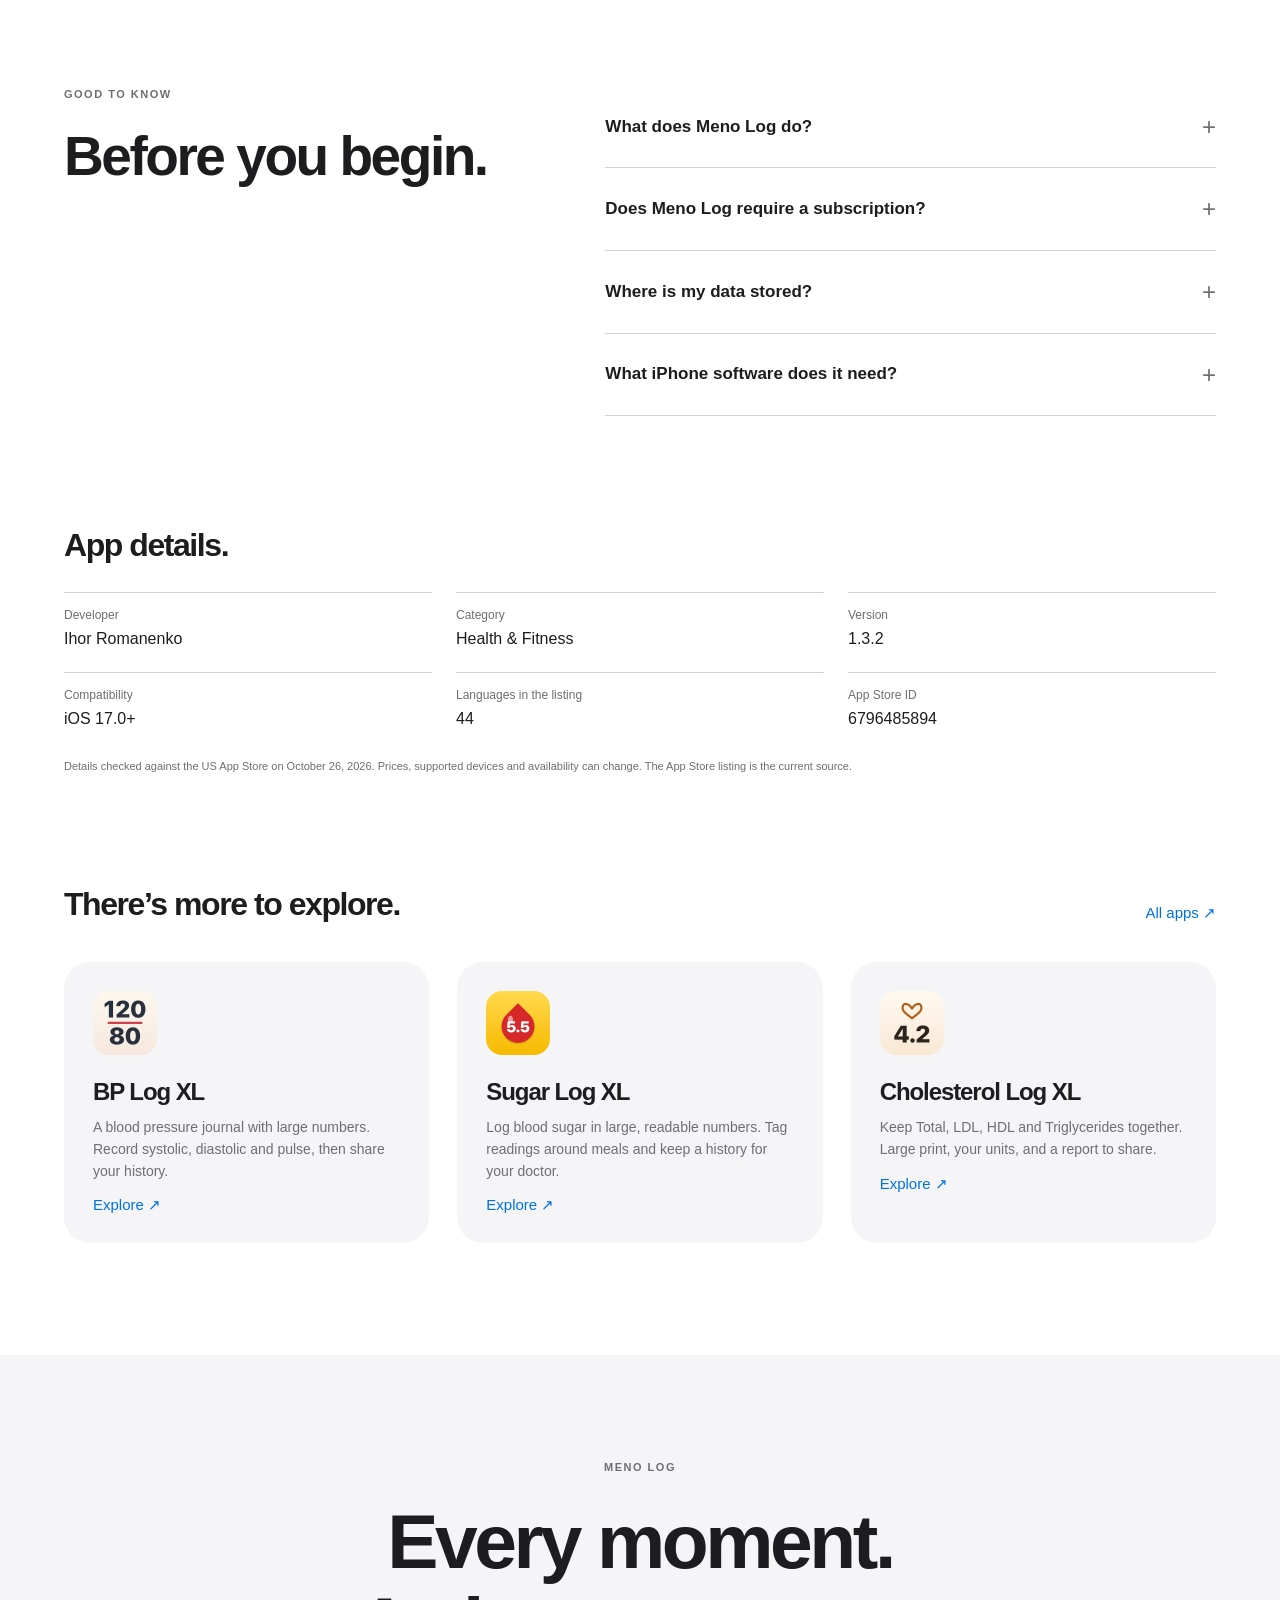
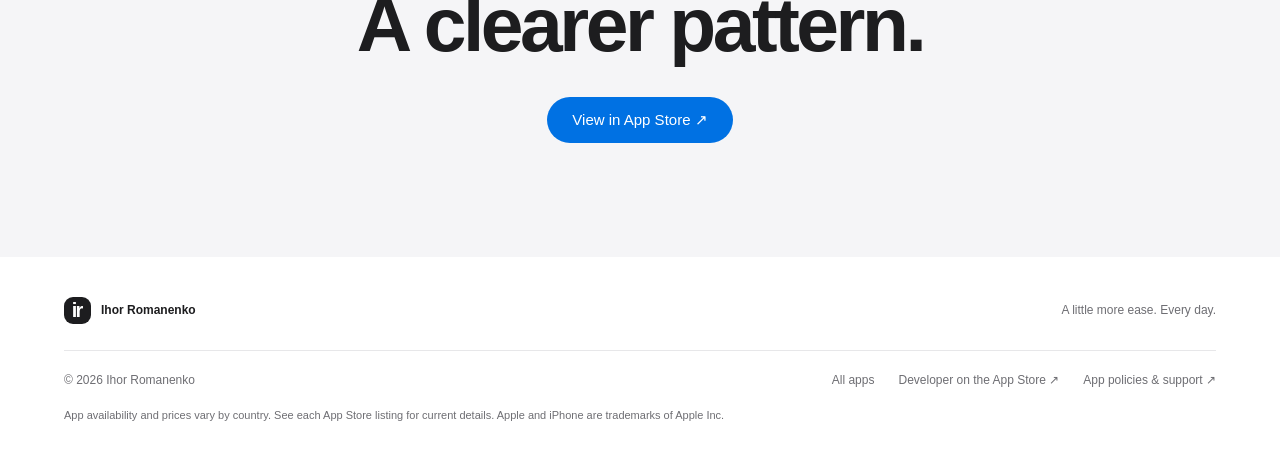
<file: meno-log/index.html>
<!doctype html><html lang="en"><head><meta charset="utf-8"><meta name="viewport" content="width=device-width, initial-scale=1"><title>Menopause Hot Flash Tracker App for iPhone — Meno Log</title><meta name="description" content="Meno Log is a menopause hot flash tracker app for iPhone. Record each hot flash when it happens. Keep symptoms, intensity and day-and-night history in one private log."><meta name="theme-color" content="#f5f5f7"><link rel="canonical" href="https://skylight777.github.io/ihor-apps/meno-log/"><meta property="og:type" content="website"><meta property="og:title" content="Menopause Hot Flash Tracker App for iPhone — Meno Log"><meta property="og:description" content="Meno Log is a menopause hot flash tracker app for iPhone. Record each hot flash when it happens. Keep symptoms, intensity and day-and-night history in one private log."><meta property="og:url" content="https://skylight777.github.io/ihor-apps/meno-log/"><meta property="og:image" content="https://skylight777.github.io/ihor-apps/assets/6796485894/icon.png"><meta name="twitter:card" content="summary_large_image"><link rel="icon" href="../favicon.svg" type="image/svg+xml"><link rel="stylesheet" href="../style.css?v=2"><script src="../site.js" defer></script><script type="application/ld+json">{"@context": "https://schema.org", "@graph": [{"@type": "SoftwareApplication", "name": "Meno Log: Hot Flash Tracker", "applicationCategory": "Health & Fitness", "operatingSystem": "iOS 17.0 or later", "url": "https://skylight777.github.io/ihor-apps/meno-log/", "downloadUrl": "https://apps.apple.com/app/id6796485894", "image": "https://skylight777.github.io/ihor-apps/assets/6796485894/icon.png", "description": "Record each hot flash when it happens. Keep symptoms, intensity and day-and-night history in one private log.", "author": {"@type": "Person", "name": "Ihor Romanenko", "url": "https://skylight777.github.io/ihor-apps/"}, "softwareVersion": "1.3.2", "offers": {"@type": "Offer", "price": 0.0, "priceCurrency": "USD", "url": "https://apps.apple.com/app/id6796485894"}}, {"@type": "FAQPage", "mainEntity": [{"@type": "Question", "name": "What does Meno Log do?", "acceptedAnswer": {"@type": "Answer", "text": "Meno Log is a menopause hot flash tracker app for iPhone. Record each hot flash when it happens. Keep symptoms, intensity and day-and-night history in one private log."}}, {"@type": "Question", "name": "Does Meno Log require a subscription?", "acceptedAnswer": {"@type": "Answer", "text": "No. Logging is never limited. Your first 14 days open everything; after that, today and your last 7 days stay free forever. One purchase unlocks your full history and doctor reports forever."}}, {"@type": "Question", "name": "Where is my data stored?", "acceptedAnswer": {"@type": "Answer", "text": "Records and projects stay on your iPhone. No account or cloud server is required. Check the app’s backup and export options before changing devices or deleting it."}}, {"@type": "Question", "name": "What iPhone software does it need?", "acceptedAnswer": {"@type": "Answer", "text": "The current listing requires iOS 17.0 or later. Check the App Store for the latest compatibility and availability."}}]}]}</script></head><body><a class="skip" href="#main">Skip to content</a><header class="site-nav"><nav aria-label="Main navigation"><a class="wordmark" href="../" aria-label="Ihor Romanenko home"><span class="monogram">ir</span><span>Ihor Romanenko</span></a><div class="nav-links"><a href="../#apps">The apps</a><a href="../#approach">The approach</a><a href="../#questions">FAQ</a></div><a class="nav-store" href="https://apps.apple.com/us/developer/ihor-romanenko/id6792562550">App Store <span aria-hidden="true">↗</span></a></nav></header><div class="product-nav"><div><a href="../#apps">All apps</a><span>Meno Log</span><a class="button small" href="https://apps.apple.com/app/id6796485894">View in App Store ↗</a></div></div><main id="main"><section class="product-hero" style="--tint:#f3e3df"><div class="product-hero-inner"><div class="product-copy"><div class="product-identity"><img class="product-icon" src="../assets/6796485894/icon.png" alt="" width="52" height="52"><p class="product-name">Meno Log</p></div><h1>Every moment.<br>A clearer pattern.</h1><p class="hero-description">Record each hot flash when it happens. Keep symptoms, intensity and day-and-night history in one private log.</p><a class="button" href="https://apps.apple.com/app/id6796485894">View in App Store <span aria-hidden="true">↗</span></a><p class="purchase-note">No subscription · Free download · One-time unlock</p></div><div class="product-showcase"><div class="iphone" aria-label="Meno Log on iPhone"><img class="iphone-hardware" src="../assets/hardware/iphone-titanium.png" alt="" width="866" height="1817" loading="eager"><div class="iphone-display screen-native"><img src="../assets/6796485894/display-1.jpg" alt="Meno Log — actual app interface" loading="eager" width="832" height="1800"></div><span class="dynamic-island" aria-hidden="true"></span></div></div></div></section><section class="product-look section-wrap"><div class="section-heading"><div><p class="eyebrow">THOUGHTFULLY SIMPLE</p><h2>Take a closer look.</h2></div><p>Meno Log.<br>Right at home on iPhone.</p></div><div class="product-gallery" style="--tint:#f3e3df" aria-label="Meno Log screenshots"><div class="iphone" aria-label="Meno Log on iPhone"><img class="iphone-hardware" src="../assets/hardware/iphone-titanium.png" alt="" width="866" height="1817" loading="lazy"><div class="iphone-display screen-native"><img src="../assets/6796485894/display-1.jpg" alt="Meno Log — actual app interface" loading="lazy" width="832" height="1800"></div><span class="dynamic-island" aria-hidden="true"></span></div><div class="iphone" aria-label="Meno Log on iPhone"><img class="iphone-hardware" src="../assets/hardware/iphone-titanium.png" alt="" width="866" height="1817" loading="lazy"><div class="iphone-display screen-native"><img src="../assets/6796485894/display-2.jpg" alt="Meno Log — actual app interface" loading="lazy" width="832" height="1800"></div><span class="dynamic-island" aria-hidden="true"></span></div><div class="iphone" aria-label="Meno Log on iPhone"><img class="iphone-hardware" src="../assets/hardware/iphone-titanium.png" alt="" width="866" height="1817" loading="lazy"><div class="iphone-display screen-native"><img src="../assets/6796485894/display-3.jpg" alt="Meno Log — actual app interface" loading="lazy" width="832" height="1800"></div><span class="dynamic-island" aria-hidden="true"></span></div></div></section><section class="product-story section-wrap"><div class="story-intro"><p class="eyebrow">MADE FOR REAL LIFE</p><h2>Track individual hot flashes and export a symptom log.</h2><p>From the developer’s App Store description.</p></div><div class="story-body"><p>Hot flash tracker and menopause symptom log. Every hot flash, with the time it actually happened. Pay once, no subscription.</p><p>Most menopause apps only let you say &quot;I had hot flashes today&quot;. That is not what your doctor needs to see. Meno Log saves each flash as its own moment: tap the circle, choose how strong it was, done. Two taps, exact time — and you can correct the time later for the one that woke you at three in the morning.</p><section><h3>Logged in two taps</h3><ul><li>One big button for a hot flash — the time is saved for you</li><li>Nine more symptoms: night sweats, sleep, mood, brain fog, headache, fatigue, palpitations, joint pain, plus your own</li><li>Three levels of intensity, an optional note, full edit and delete</li></ul></section><section><h3>Your day and your night</h3><p>History shows every day with flashes split into daytime and night, so the pattern is visible at a glance.</p></section><section><h3>A report in a minute</h3><p>Two weeks, one month or three months — share it as text or as a CSV file your doctor can open in any spreadsheet.</p></section><section><h3>No account. no cloud.</h3><p>No sign-up, no server, no ads, no analytics. Everything stays on this iPhone.</p></section><section><h3>One payment, not a subscription</h3><p>Logging is never limited. Your first 14 days open everything; after that, today and your last 7 days stay free forever. One purchase unlocks your full history and doctor reports forever.</p></section><p>Meno Log is a personal journal. It does not diagnose, does not interpret your entries and does not give medical or treatment advice. For anything about your health, talk to your doctor.</p></div></section><section class="questions section-wrap"><div><p class="eyebrow">GOOD TO KNOW</p><h2>Before you begin.</h2></div><div class="faq-list"><details><summary>What does Meno Log do?<span aria-hidden="true">+</span></summary><p>Meno Log is a menopause hot flash tracker app for iPhone. Record each hot flash when it happens. Keep symptoms, intensity and day-and-night history in one private log.</p></details><details><summary>Does Meno Log require a subscription?<span aria-hidden="true">+</span></summary><p>No. Logging is never limited. Your first 14 days open everything; after that, today and your last 7 days stay free forever. One purchase unlocks your full history and doctor reports forever.</p></details><details><summary>Where is my data stored?<span aria-hidden="true">+</span></summary><p>Records and projects stay on your iPhone. No account or cloud server is required. Check the app’s backup and export options before changing devices or deleting it.</p></details><details><summary>What iPhone software does it need?<span aria-hidden="true">+</span></summary><p>The current listing requires iOS 17.0 or later. Check the App Store for the latest compatibility and availability.</p></details></div></section><section class="product-facts section-wrap"><h2>App details.</h2><dl><div><dt>Developer</dt><dd>Ihor Romanenko</dd></div><div><dt>Category</dt><dd>Health & Fitness</dd></div><div><dt>Version</dt><dd>1.3.2</dd></div><div><dt>Compatibility</dt><dd>iOS 17.0+</dd></div><div><dt>Languages in the listing</dt><dd>44</dd></div><div><dt>App Store ID</dt><dd>6796485894</dd></div></dl><p class="fineprint">Details checked against the US App Store on October 26, 2026. Prices, supported devices and availability can change. The App Store listing is the current source.</p></section><section class="related section-wrap"><div class="section-heading"><h2>There’s more to explore.</h2><a class="text-link" href="../#apps">All apps ↗</a></div><div class="related-grid"><a href="../bp-log-xl/"><img src="../assets/6792683658/icon.png" alt="" width="64" height="64" loading="lazy"><h3>BP Log XL</h3><p>A blood pressure journal with large numbers. Record systolic, diastolic and pulse, then share your history.</p><span class="text-link">Explore ↗</span></a><a href="../sugar-log-xl/"><img src="../assets/6793054896/icon.png" alt="" width="64" height="64" loading="lazy"><h3>Sugar Log XL</h3><p>Log blood sugar in large, readable numbers. Tag readings around meals and keep a history for your doctor.</p><span class="text-link">Explore ↗</span></a><a href="../cholesterol-log-xl/"><img src="../assets/6796485536/icon.png" alt="" width="64" height="64" loading="lazy"><h3>Cholesterol Log XL</h3><p>Keep Total, LDL, HDL and Triglycerides together. Large print, your units, and a report to share.</p><span class="text-link">Explore ↗</span></a></div></section><section class="closing"><p class="eyebrow">MENO LOG</p><h2>Every moment.<br>A clearer pattern.</h2><a class="button" href="https://apps.apple.com/app/id6796485894">View in App Store ↗</a></section></main><footer><div class="footer-top"><a class="wordmark" href="../"><span class="monogram">ir</span>Ihor Romanenko</a><p>A little more ease. Every day.</p></div><div class="footer-bottom"><span>© 2026 Ihor Romanenko</span><a href="../#apps">All apps</a><a href="https://apps.apple.com/us/developer/ihor-romanenko/id6792562550">Developer on the App Store ↗</a><a href="https://skylight777.github.io/igor-apps-legal/">App policies & support ↗</a></div><p class="fineprint">App availability and prices vary by country. See each App Store listing for current details. Apple and iPhone are trademarks of Apple Inc.</p></footer></body></html>
</file>
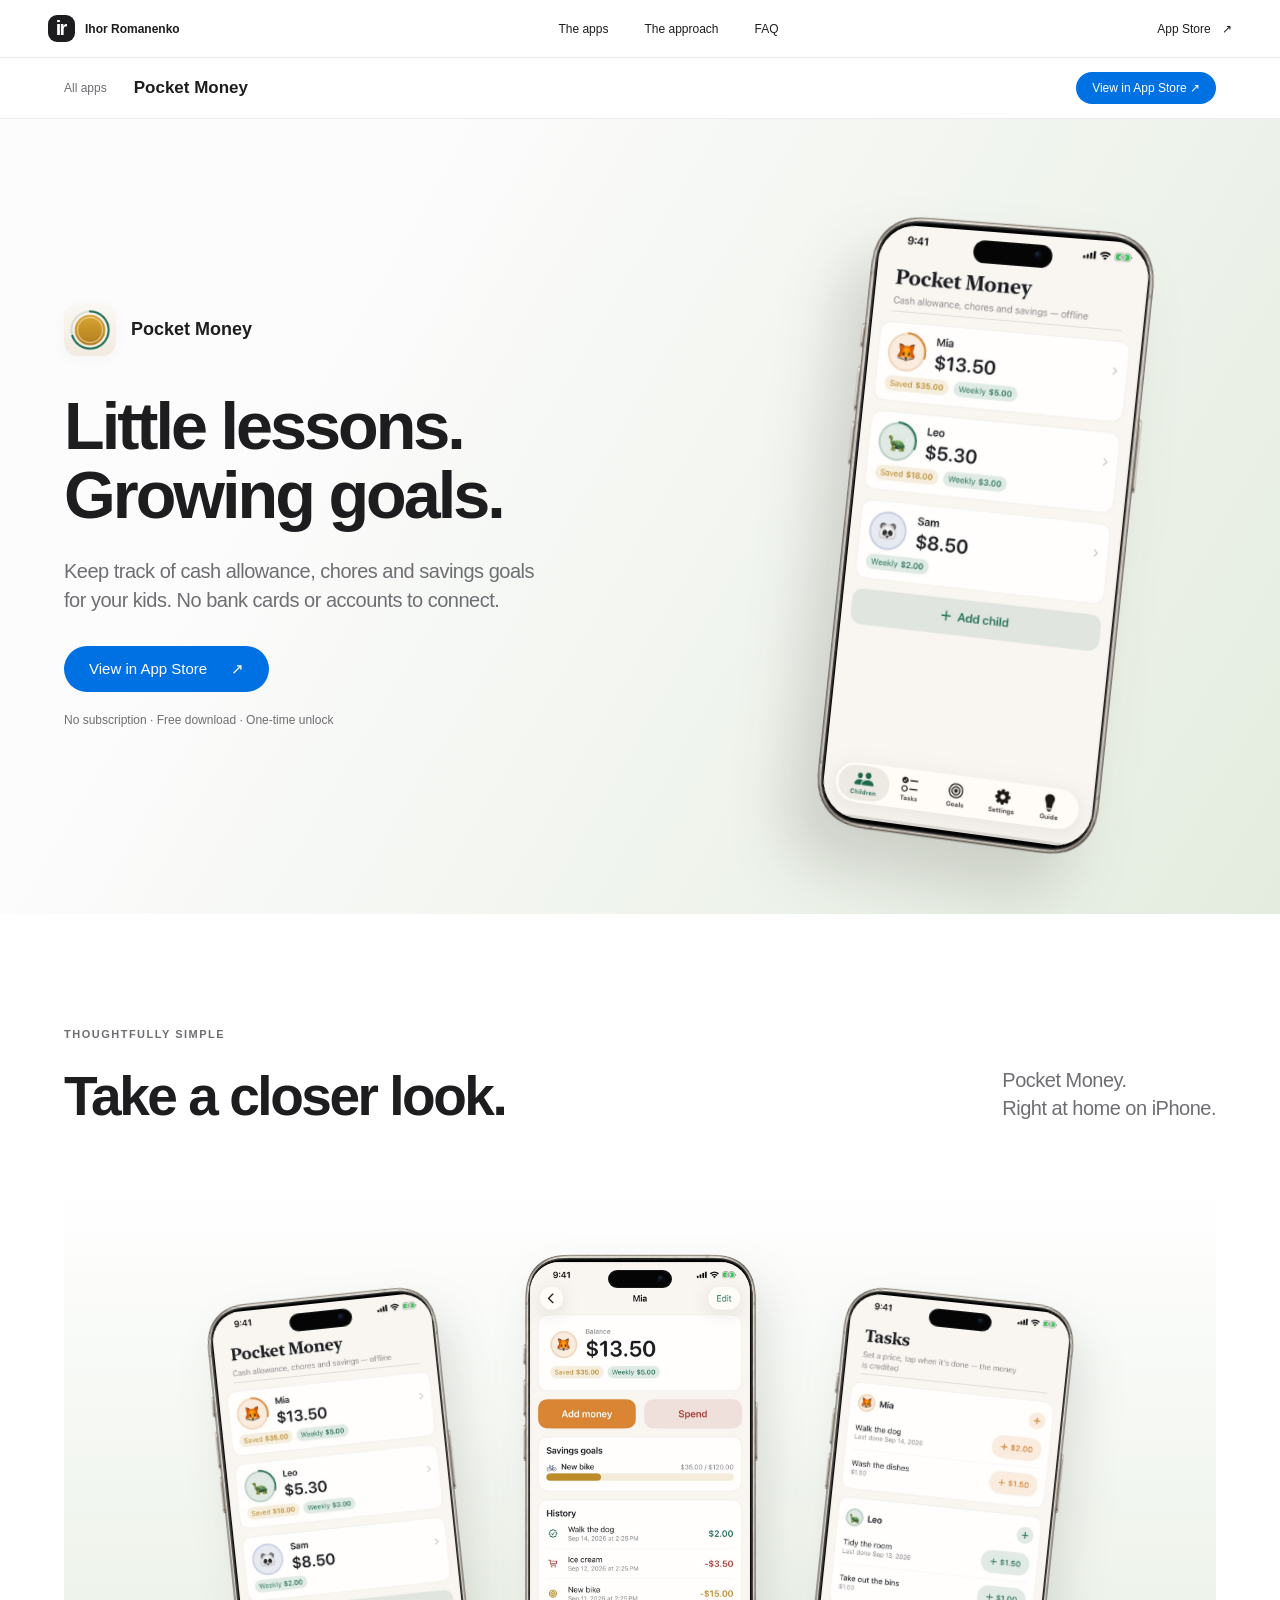
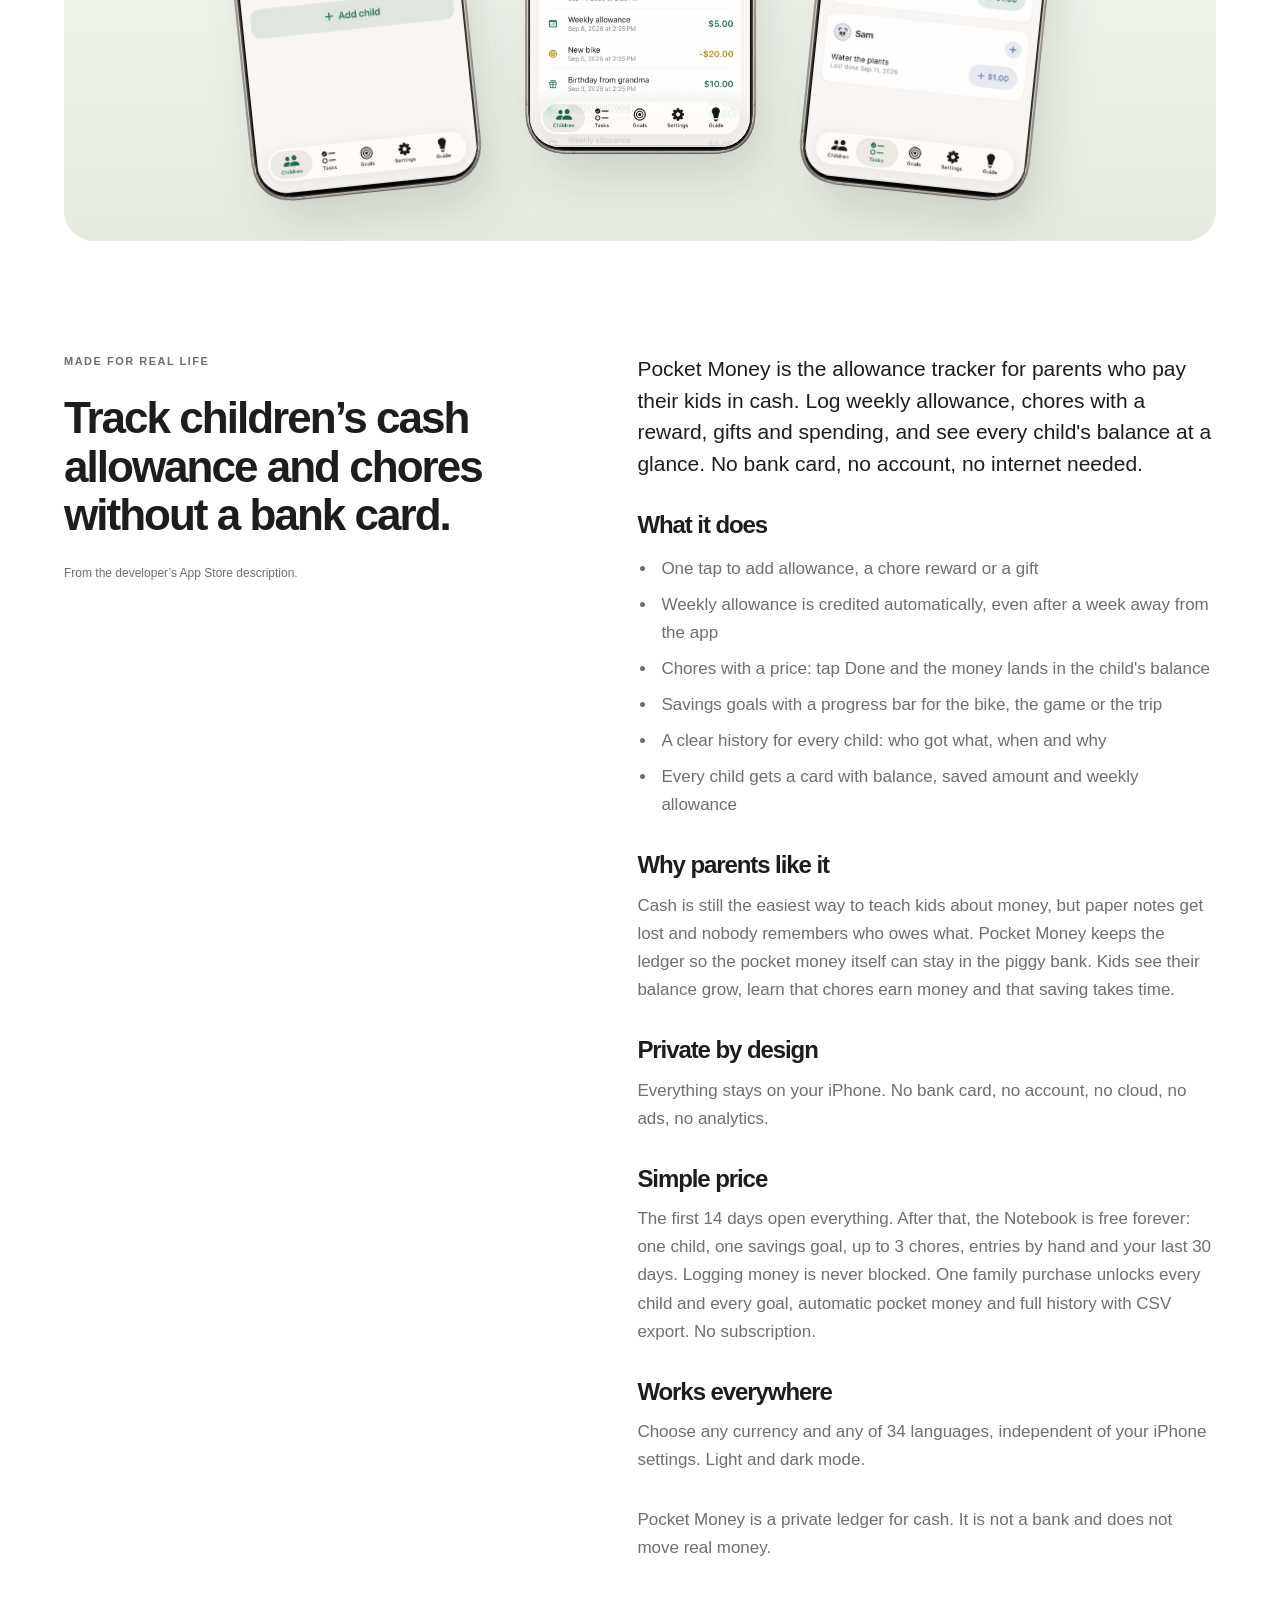
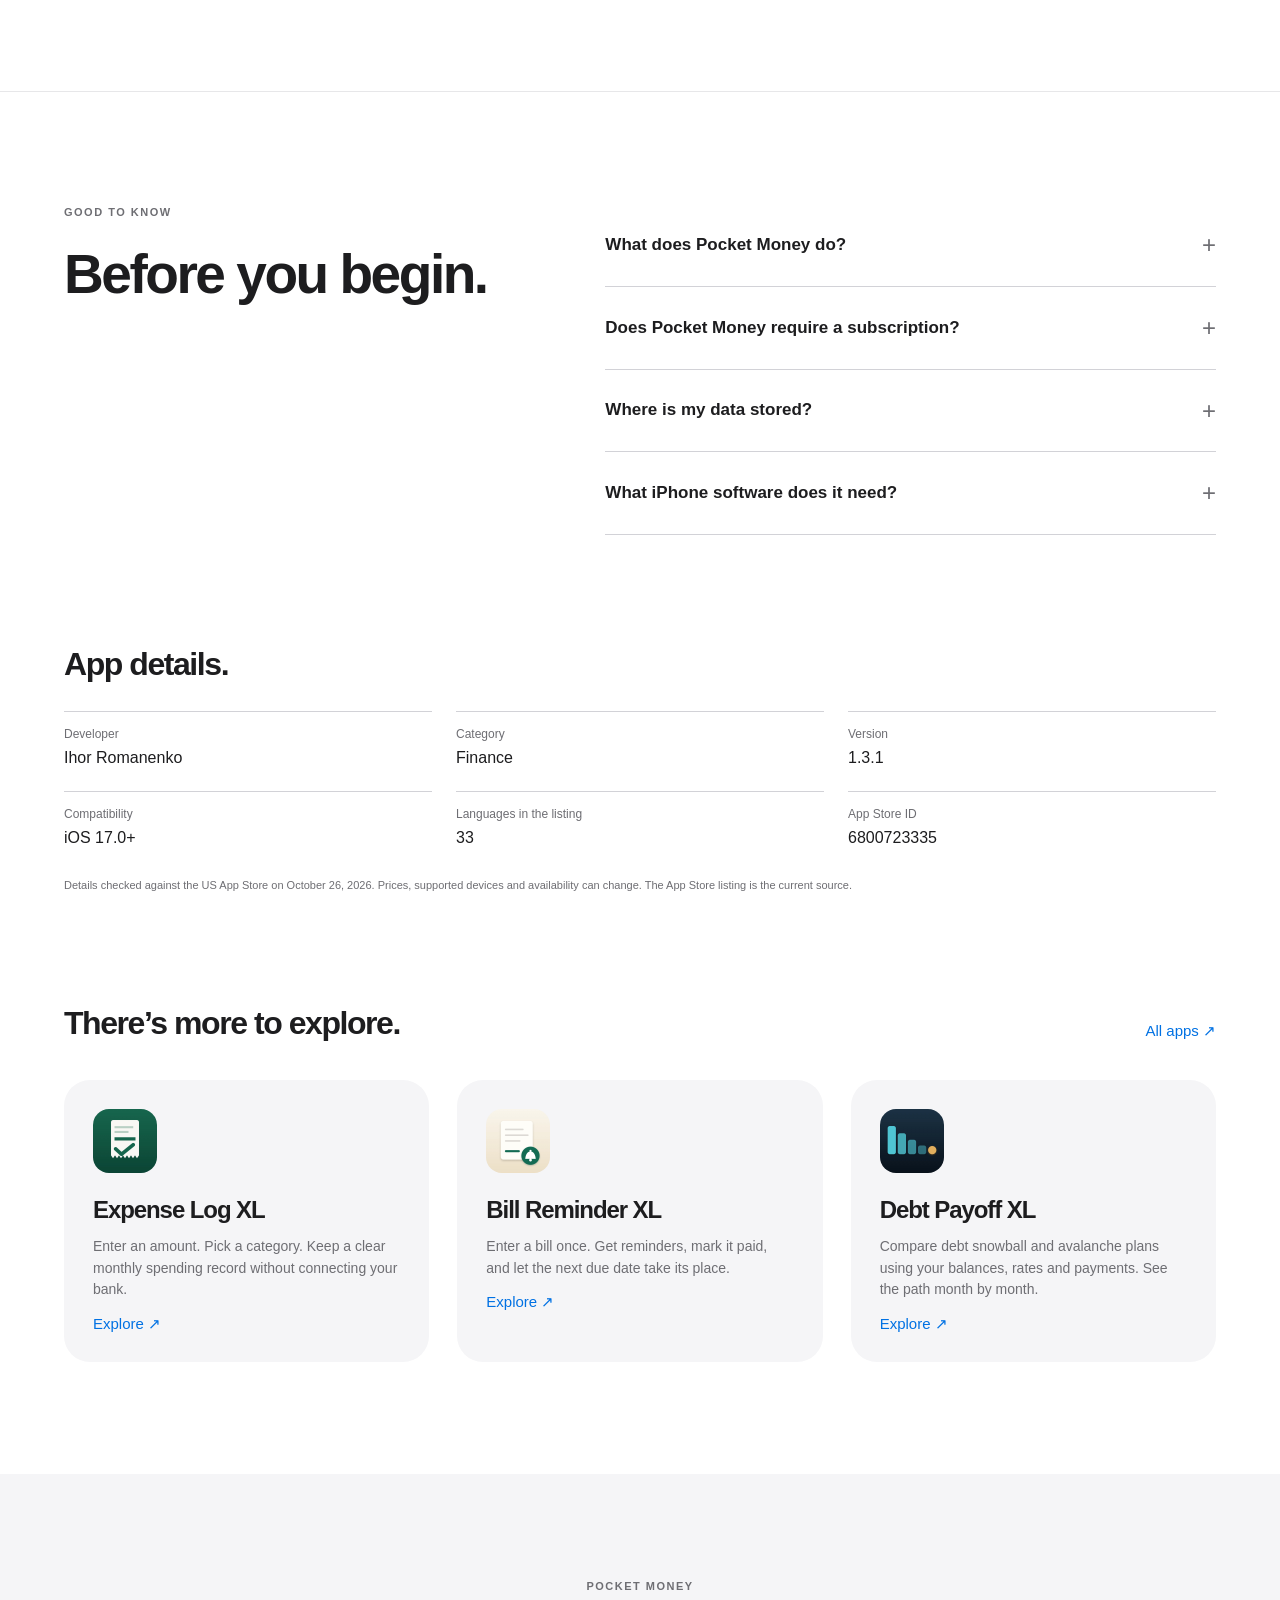
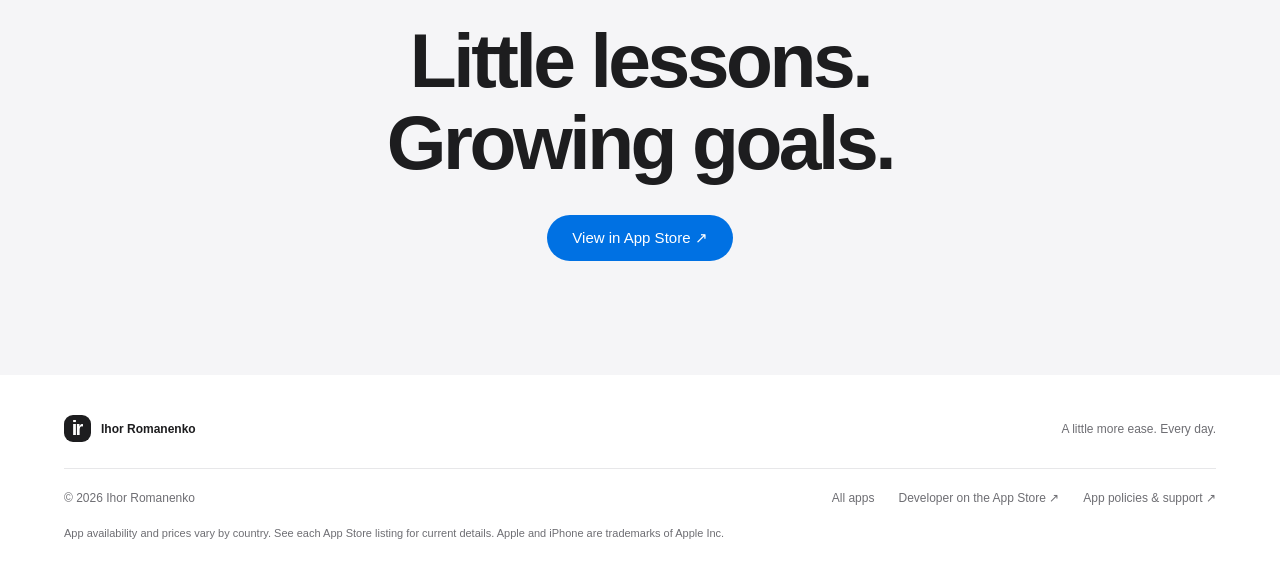
<file: pocket-money/index.html>
<!doctype html><html lang="en"><head><meta charset="utf-8"><meta name="viewport" content="width=device-width, initial-scale=1"><title>Kids Allowance &amp; Pocket Money Tracker for iPhone — Pocket Money</title><meta name="description" content="Pocket Money is a kids allowance and pocket money tracker app for iPhone. Keep track of cash allowance, chores and savings goals for your kids. No bank cards or accounts to connect."><meta name="theme-color" content="#f5f5f7"><link rel="canonical" href="https://skylight777.github.io/ihor-apps/pocket-money/"><meta property="og:type" content="website"><meta property="og:title" content="Kids Allowance &amp; Pocket Money Tracker for iPhone — Pocket Money"><meta property="og:description" content="Pocket Money is a kids allowance and pocket money tracker app for iPhone. Keep track of cash allowance, chores and savings goals for your kids. No bank cards or accounts to connect."><meta property="og:url" content="https://skylight777.github.io/ihor-apps/pocket-money/"><meta property="og:image" content="https://skylight777.github.io/ihor-apps/assets/6800723335/icon.png"><meta name="twitter:card" content="summary_large_image"><link rel="icon" href="../favicon.svg" type="image/svg+xml"><link rel="stylesheet" href="../style.css?v=2"><script src="../site.js" defer></script><script type="application/ld+json">{"@context": "https://schema.org", "@graph": [{"@type": "SoftwareApplication", "name": "Pocket Money: Allowance Log", "applicationCategory": "Finance", "operatingSystem": "iOS 17.0 or later", "url": "https://skylight777.github.io/ihor-apps/pocket-money/", "downloadUrl": "https://apps.apple.com/app/id6800723335", "image": "https://skylight777.github.io/ihor-apps/assets/6800723335/icon.png", "description": "Keep track of cash allowance, chores and savings goals for your kids. No bank cards or accounts to connect.", "author": {"@type": "Person", "name": "Ihor Romanenko", "url": "https://skylight777.github.io/ihor-apps/"}, "softwareVersion": "1.3.1", "offers": {"@type": "Offer", "price": 0.0, "priceCurrency": "USD", "url": "https://apps.apple.com/app/id6800723335"}}, {"@type": "FAQPage", "mainEntity": [{"@type": "Question", "name": "What does Pocket Money do?", "acceptedAnswer": {"@type": "Answer", "text": "Pocket Money is a kids allowance and pocket money tracker app for iPhone. Keep track of cash allowance, chores and savings goals for your kids. No bank cards or accounts to connect."}}, {"@type": "Question", "name": "Does Pocket Money require a subscription?", "acceptedAnswer": {"@type": "Answer", "text": "No. The first 14 days open everything. After that, the Notebook is free forever: one child, one savings goal, up to 3 chores, entries by hand and your last 30 days. Logging money is never blocked. One family purchase unlocks every child and every goal, automatic pocket money and full history with CSV export. No subscription."}}, {"@type": "Question", "name": "Where is my data stored?", "acceptedAnswer": {"@type": "Answer", "text": "Records and projects stay on your iPhone. No account or cloud server is required. Check the app’s backup and export options before changing devices or deleting it."}}, {"@type": "Question", "name": "What iPhone software does it need?", "acceptedAnswer": {"@type": "Answer", "text": "The current listing requires iOS 17.0 or later. Check the App Store for the latest compatibility and availability."}}]}]}</script></head><body><a class="skip" href="#main">Skip to content</a><header class="site-nav"><nav aria-label="Main navigation"><a class="wordmark" href="../" aria-label="Ihor Romanenko home"><span class="monogram">ir</span><span>Ihor Romanenko</span></a><div class="nav-links"><a href="../#apps">The apps</a><a href="../#approach">The approach</a><a href="../#questions">FAQ</a></div><a class="nav-store" href="https://apps.apple.com/us/developer/ihor-romanenko/id6792562550">App Store <span aria-hidden="true">↗</span></a></nav></header><div class="product-nav"><div><a href="../#apps">All apps</a><span>Pocket Money</span><a class="button small" href="https://apps.apple.com/app/id6800723335">View in App Store ↗</a></div></div><main id="main"><section class="product-hero" style="--tint:#e4ecdf"><div class="product-hero-inner"><div class="product-copy"><div class="product-identity"><img class="product-icon" src="../assets/6800723335/icon.png" alt="" width="52" height="52"><p class="product-name">Pocket Money</p></div><h1>Little lessons.<br>Growing goals.</h1><p class="hero-description">Keep track of cash allowance, chores and savings goals for your kids. No bank cards or accounts to connect.</p><a class="button" href="https://apps.apple.com/app/id6800723335">View in App Store <span aria-hidden="true">↗</span></a><p class="purchase-note">No subscription · Free download · One-time unlock</p></div><div class="product-showcase"><div class="iphone" aria-label="Pocket Money on iPhone"><img class="iphone-hardware" src="../assets/hardware/iphone-titanium.png" alt="" width="866" height="1817" loading="eager"><div class="iphone-display screen-branded"><img src="../assets/6800723335/display-1.jpg" alt="Pocket Money — actual app interface" loading="eager" width="832" height="1800"></div><span class="dynamic-island" aria-hidden="true"></span></div></div></div></section><section class="product-look section-wrap"><div class="section-heading"><div><p class="eyebrow">THOUGHTFULLY SIMPLE</p><h2>Take a closer look.</h2></div><p>Pocket Money.<br>Right at home on iPhone.</p></div><div class="product-gallery" style="--tint:#e4ecdf" aria-label="Pocket Money screenshots"><div class="iphone" aria-label="Pocket Money on iPhone"><img class="iphone-hardware" src="../assets/hardware/iphone-titanium.png" alt="" width="866" height="1817" loading="lazy"><div class="iphone-display screen-branded"><img src="../assets/6800723335/display-1.jpg" alt="Pocket Money — actual app interface" loading="lazy" width="832" height="1800"></div><span class="dynamic-island" aria-hidden="true"></span></div><div class="iphone" aria-label="Pocket Money on iPhone"><img class="iphone-hardware" src="../assets/hardware/iphone-titanium.png" alt="" width="866" height="1817" loading="lazy"><div class="iphone-display screen-branded"><img src="../assets/6800723335/display-2.jpg" alt="Pocket Money — actual app interface" loading="lazy" width="832" height="1800"></div><span class="dynamic-island" aria-hidden="true"></span></div><div class="iphone" aria-label="Pocket Money on iPhone"><img class="iphone-hardware" src="../assets/hardware/iphone-titanium.png" alt="" width="866" height="1817" loading="lazy"><div class="iphone-display screen-branded"><img src="../assets/6800723335/display-3.jpg" alt="Pocket Money — actual app interface" loading="lazy" width="832" height="1800"></div><span class="dynamic-island" aria-hidden="true"></span></div></div></section><section class="product-story section-wrap"><div class="story-intro"><p class="eyebrow">MADE FOR REAL LIFE</p><h2>Track children’s cash allowance and chores without a bank card.</h2><p>From the developer’s App Store description.</p></div><div class="story-body"><p>Pocket Money is the allowance tracker for parents who pay their kids in cash. Log weekly allowance, chores with a reward, gifts and spending, and see every child&#x27;s balance at a glance. No bank card, no account, no internet needed.</p><section><h3>What it does</h3><ul><li>One tap to add allowance, a chore reward or a gift</li><li>Weekly allowance is credited automatically, even after a week away from the app</li><li>Chores with a price: tap Done and the money lands in the child&#x27;s balance</li><li>Savings goals with a progress bar for the bike, the game or the trip</li><li>A clear history for every child: who got what, when and why</li><li>Every child gets a card with balance, saved amount and weekly allowance</li></ul></section><section><h3>Why parents like it</h3><p>Cash is still the easiest way to teach kids about money, but paper notes get lost and nobody remembers who owes what. Pocket Money keeps the ledger so the pocket money itself can stay in the piggy bank. Kids see their balance grow, learn that chores earn money and that saving takes time.</p></section><section><h3>Private by design</h3><p>Everything stays on your iPhone. No bank card, no account, no cloud, no ads, no analytics.</p></section><section><h3>Simple price</h3><p>The first 14 days open everything. After that, the Notebook is free forever: one child, one savings goal, up to 3 chores, entries by hand and your last 30 days. Logging money is never blocked. One family purchase unlocks every child and every goal, automatic pocket money and full history with CSV export. No subscription.</p></section><section><h3>Works everywhere</h3><p>Choose any currency and any of 34 languages, independent of your iPhone settings. Light and dark mode.</p></section><p>Pocket Money is a private ledger for cash. It is not a bank and does not move real money.</p></div></section><section class="questions section-wrap"><div><p class="eyebrow">GOOD TO KNOW</p><h2>Before you begin.</h2></div><div class="faq-list"><details><summary>What does Pocket Money do?<span aria-hidden="true">+</span></summary><p>Pocket Money is a kids allowance and pocket money tracker app for iPhone. Keep track of cash allowance, chores and savings goals for your kids. No bank cards or accounts to connect.</p></details><details><summary>Does Pocket Money require a subscription?<span aria-hidden="true">+</span></summary><p>No. The first 14 days open everything. After that, the Notebook is free forever: one child, one savings goal, up to 3 chores, entries by hand and your last 30 days. Logging money is never blocked. One family purchase unlocks every child and every goal, automatic pocket money and full history with CSV export. No subscription.</p></details><details><summary>Where is my data stored?<span aria-hidden="true">+</span></summary><p>Records and projects stay on your iPhone. No account or cloud server is required. Check the app’s backup and export options before changing devices or deleting it.</p></details><details><summary>What iPhone software does it need?<span aria-hidden="true">+</span></summary><p>The current listing requires iOS 17.0 or later. Check the App Store for the latest compatibility and availability.</p></details></div></section><section class="product-facts section-wrap"><h2>App details.</h2><dl><div><dt>Developer</dt><dd>Ihor Romanenko</dd></div><div><dt>Category</dt><dd>Finance</dd></div><div><dt>Version</dt><dd>1.3.1</dd></div><div><dt>Compatibility</dt><dd>iOS 17.0+</dd></div><div><dt>Languages in the listing</dt><dd>33</dd></div><div><dt>App Store ID</dt><dd>6800723335</dd></div></dl><p class="fineprint">Details checked against the US App Store on October 26, 2026. Prices, supported devices and availability can change. The App Store listing is the current source.</p></section><section class="related section-wrap"><div class="section-heading"><h2>There’s more to explore.</h2><a class="text-link" href="../#apps">All apps ↗</a></div><div class="related-grid"><a href="../expense-log-xl/"><img src="../assets/6796486042/icon.png" alt="" width="64" height="64" loading="lazy"><h3>Expense Log XL</h3><p>Enter an amount. Pick a category. Keep a clear monthly spending record without connecting your bank.</p><span class="text-link">Explore ↗</span></a><a href="../bill-reminder-xl/"><img src="../assets/6801566178/icon.png" alt="" width="64" height="64" loading="lazy"><h3>Bill Reminder XL</h3><p>Enter a bill once. Get reminders, mark it paid, and let the next due date take its place.</p><span class="text-link">Explore ↗</span></a><a href="../debt-payoff-xl/"><img src="../assets/6801566475/icon.png" alt="" width="64" height="64" loading="lazy"><h3>Debt Payoff XL</h3><p>Compare debt snowball and avalanche plans using your balances, rates and payments. See the path month by month.</p><span class="text-link">Explore ↗</span></a></div></section><section class="closing"><p class="eyebrow">POCKET MONEY</p><h2>Little lessons.<br>Growing goals.</h2><a class="button" href="https://apps.apple.com/app/id6800723335">View in App Store ↗</a></section></main><footer><div class="footer-top"><a class="wordmark" href="../"><span class="monogram">ir</span>Ihor Romanenko</a><p>A little more ease. Every day.</p></div><div class="footer-bottom"><span>© 2026 Ihor Romanenko</span><a href="../#apps">All apps</a><a href="https://apps.apple.com/us/developer/ihor-romanenko/id6792562550">Developer on the App Store ↗</a><a href="https://skylight777.github.io/igor-apps-legal/">App policies & support ↗</a></div><p class="fineprint">App availability and prices vary by country. See each App Store listing for current details. Apple and iPhone are trademarks of Apple Inc.</p></footer></body></html>
</file>
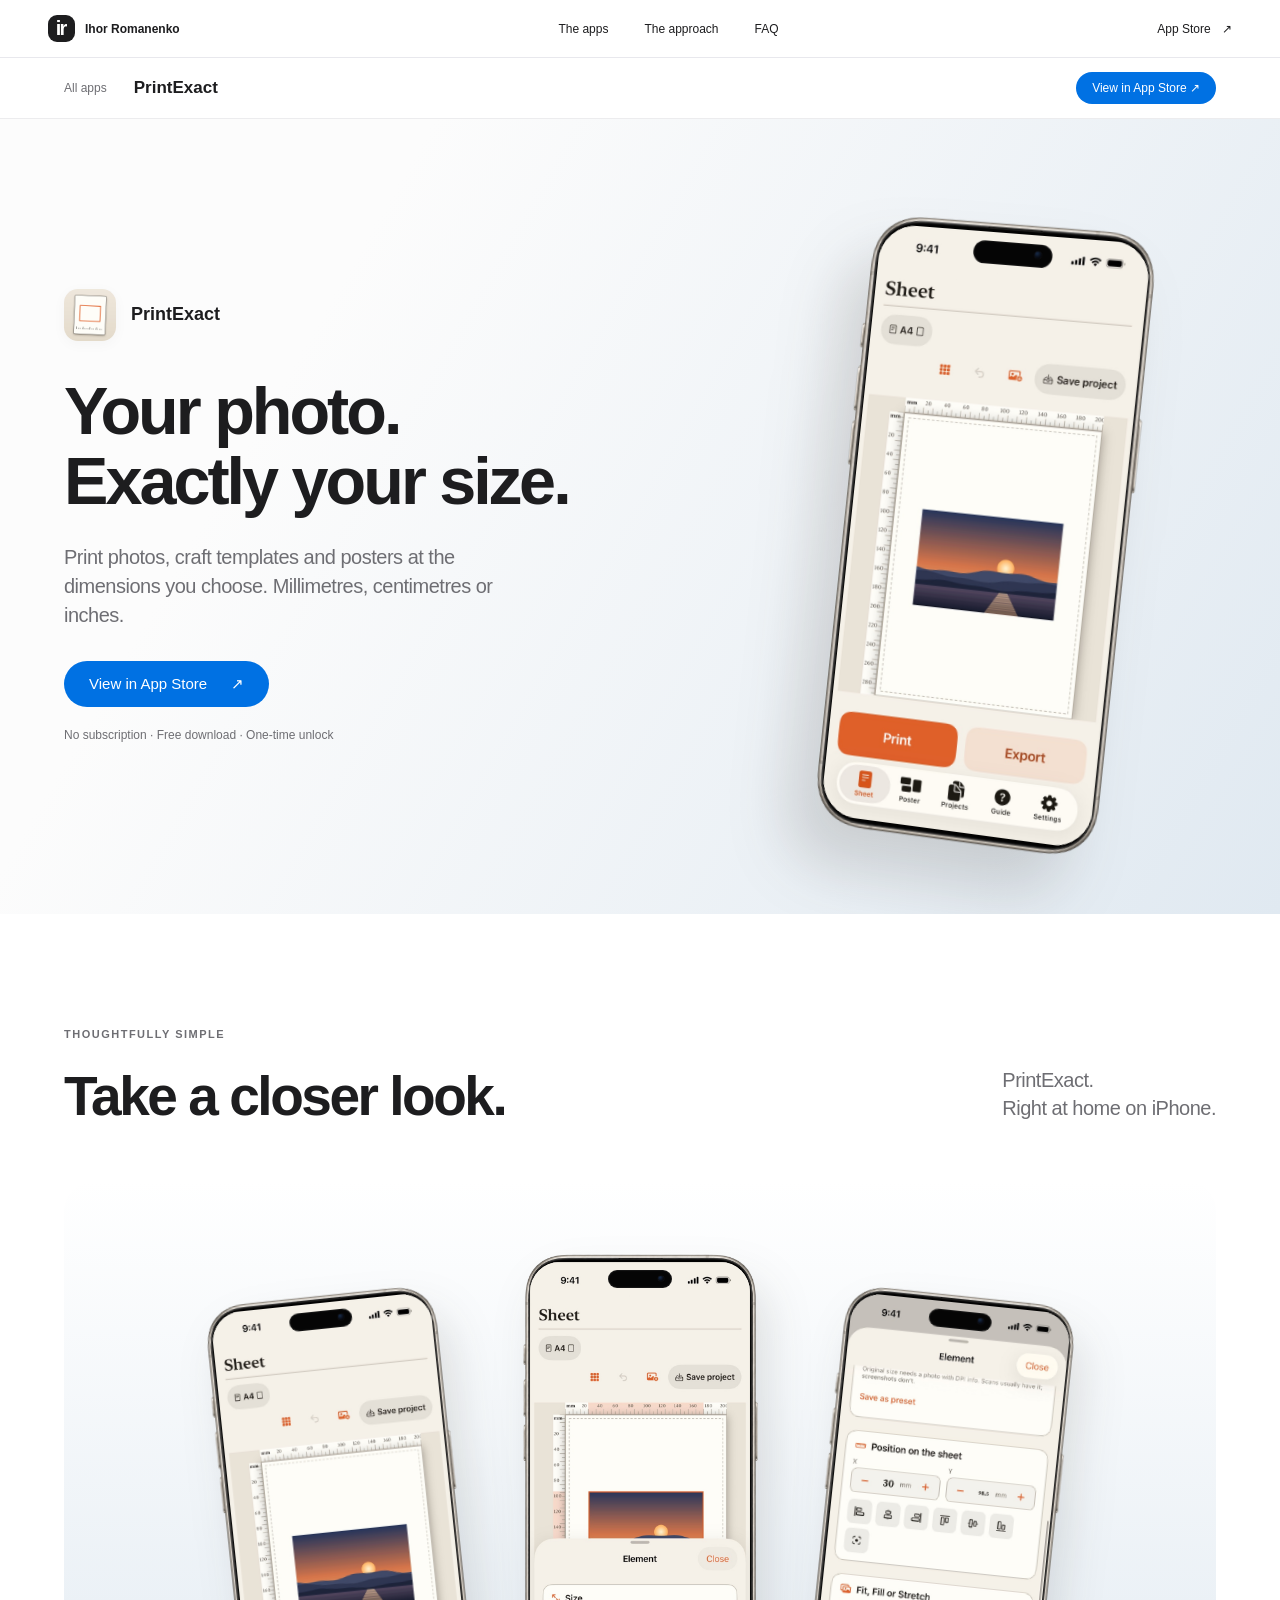
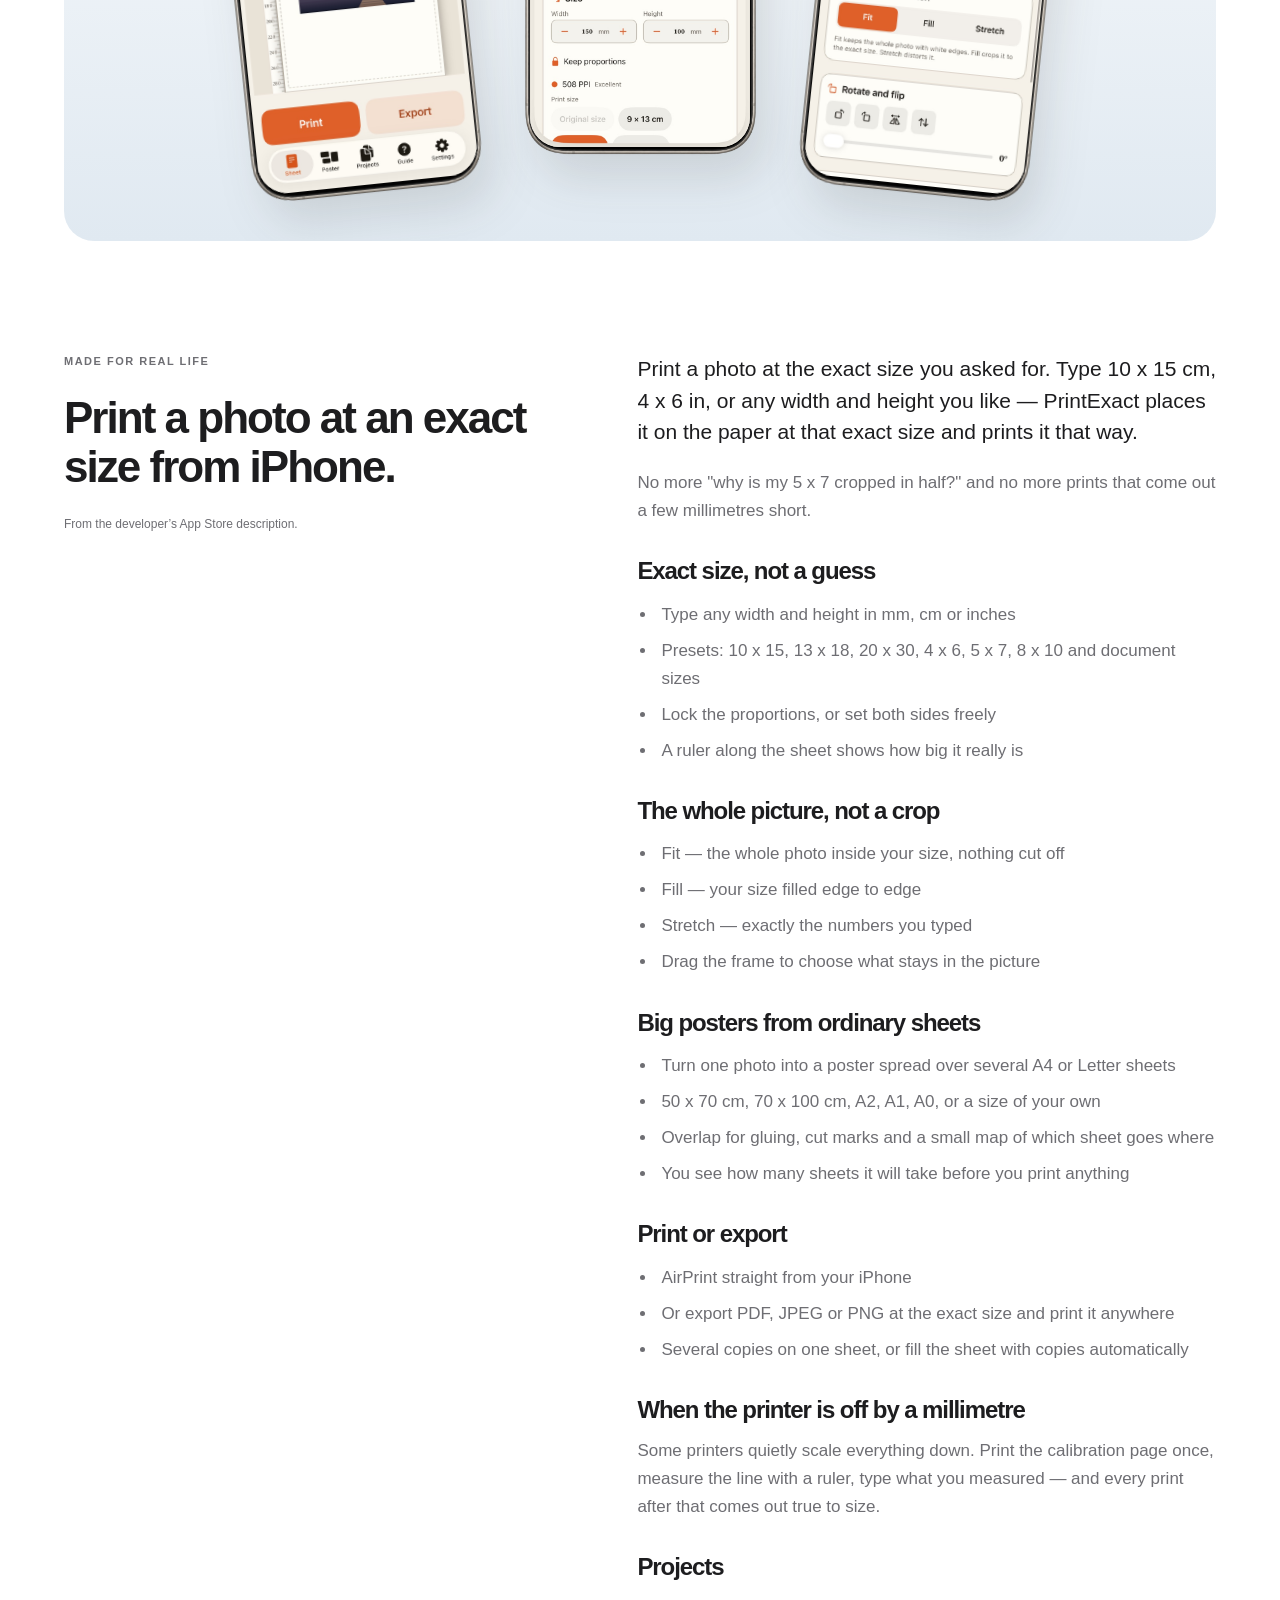
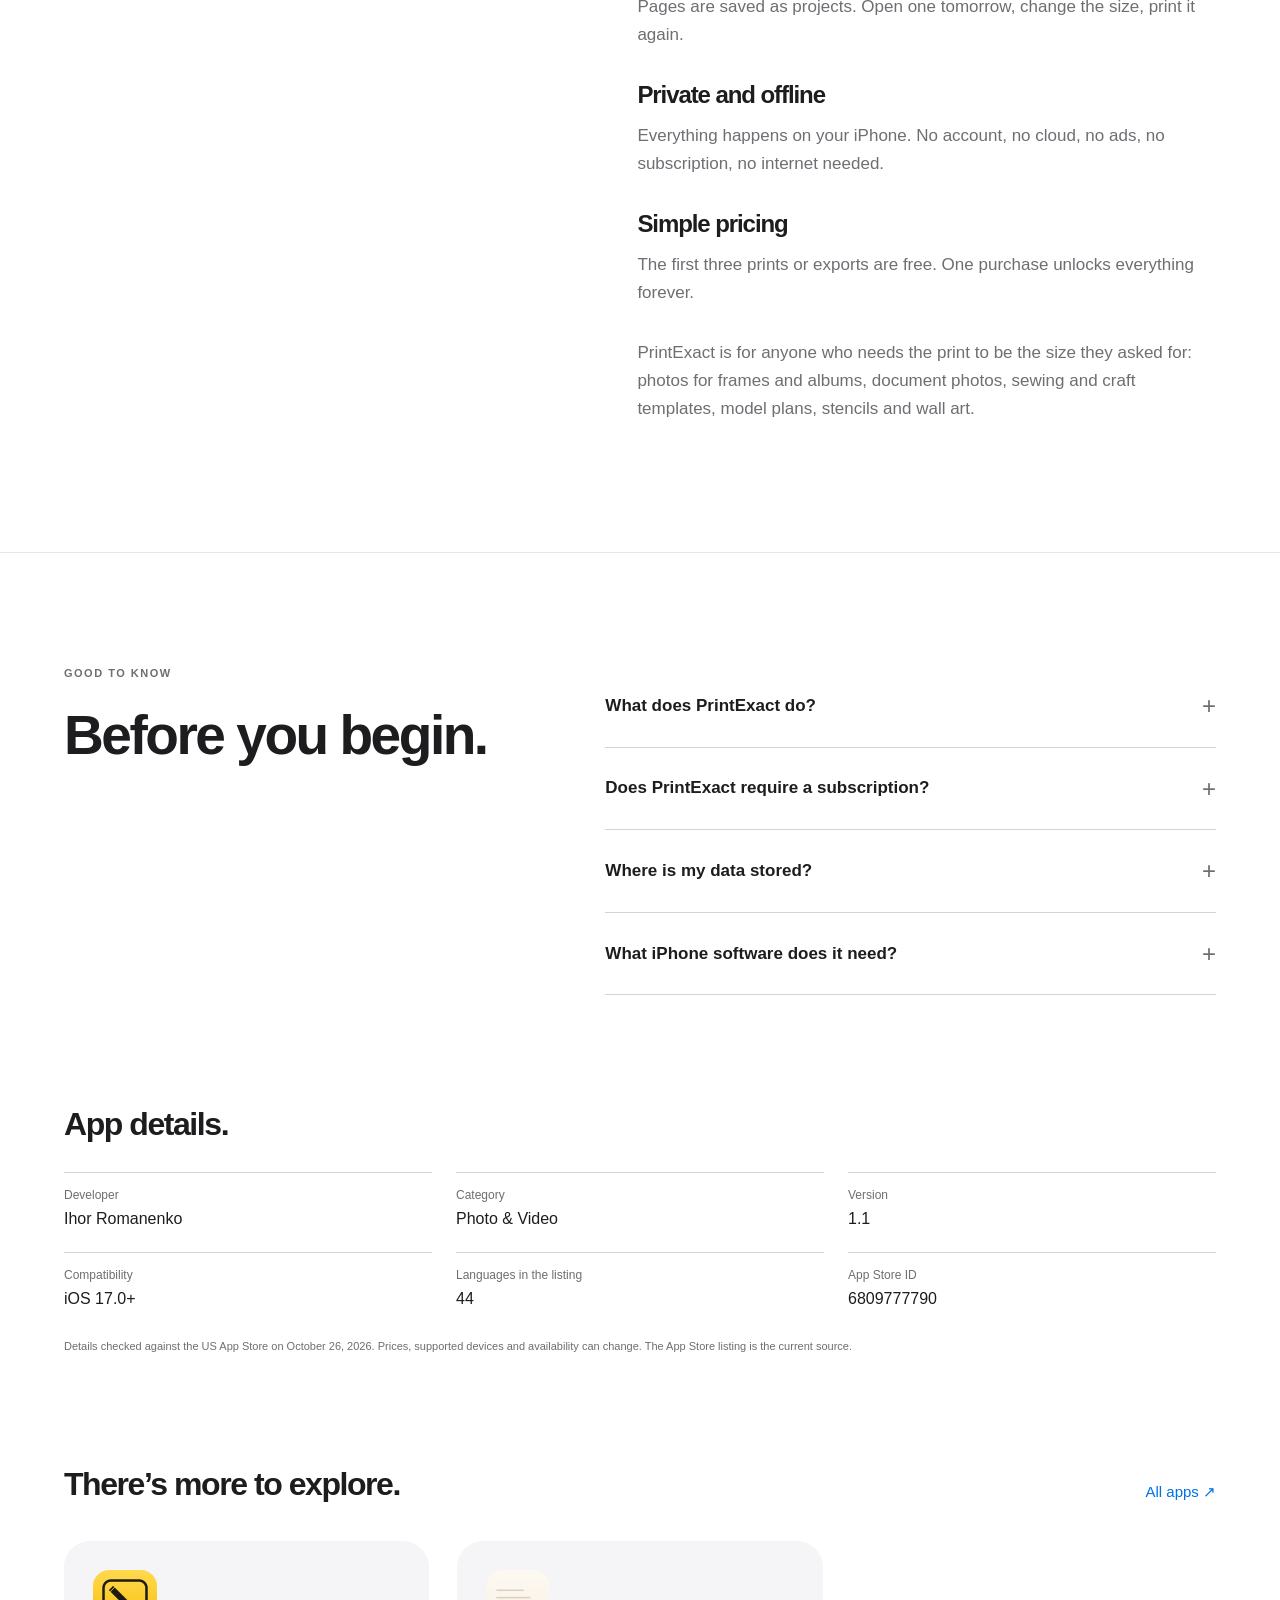
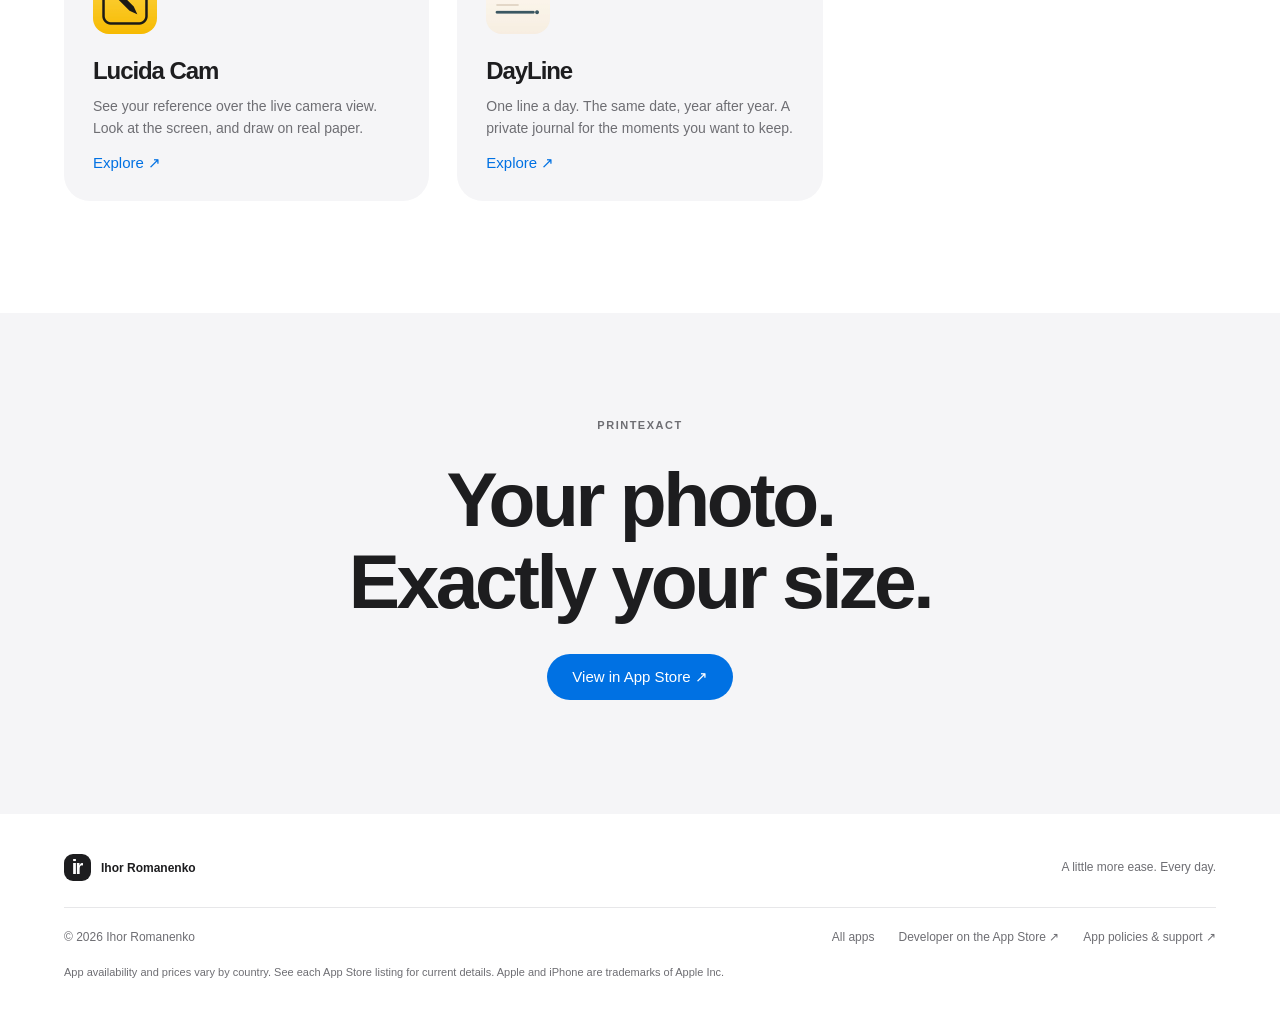
<file: printexact/index.html>
<!doctype html><html lang="en"><head><meta charset="utf-8"><meta name="viewport" content="width=device-width, initial-scale=1"><title>Print Photos at Actual Size from iPhone — PrintExact</title><meta name="description" content="PrintExact is an app to print photos and templates at actual size for iPhone. Print photos, craft templates and posters at the dimensions you choose. Millimetres, centimetres or inches."><meta name="theme-color" content="#f5f5f7"><link rel="canonical" href="https://skylight777.github.io/ihor-apps/printexact/"><meta property="og:type" content="website"><meta property="og:title" content="Print Photos at Actual Size from iPhone — PrintExact"><meta property="og:description" content="PrintExact is an app to print photos and templates at actual size for iPhone. Print photos, craft templates and posters at the dimensions you choose. Millimetres, centimetres or inches."><meta property="og:url" content="https://skylight777.github.io/ihor-apps/printexact/"><meta property="og:image" content="https://skylight777.github.io/ihor-apps/assets/6809777790/icon.png"><meta name="twitter:card" content="summary_large_image"><link rel="icon" href="../favicon.svg" type="image/svg+xml"><link rel="stylesheet" href="../style.css?v=2"><script src="../site.js" defer></script><script type="application/ld+json">{"@context": "https://schema.org", "@graph": [{"@type": "SoftwareApplication", "name": "PrintExact: Print to Size", "applicationCategory": "Photo & Video", "operatingSystem": "iOS 17.0 or later", "url": "https://skylight777.github.io/ihor-apps/printexact/", "downloadUrl": "https://apps.apple.com/app/id6809777790", "image": "https://skylight777.github.io/ihor-apps/assets/6809777790/icon.png", "description": "Print photos, craft templates and posters at the dimensions you choose. Millimetres, centimetres or inches.", "author": {"@type": "Person", "name": "Ihor Romanenko", "url": "https://skylight777.github.io/ihor-apps/"}, "softwareVersion": "1.1", "offers": {"@type": "Offer", "price": 0.0, "priceCurrency": "USD", "url": "https://apps.apple.com/app/id6809777790"}}, {"@type": "FAQPage", "mainEntity": [{"@type": "Question", "name": "What does PrintExact do?", "acceptedAnswer": {"@type": "Answer", "text": "PrintExact is an app to print photos and templates at actual size for iPhone. Print photos, craft templates and posters at the dimensions you choose. Millimetres, centimetres or inches."}}, {"@type": "Question", "name": "Does PrintExact require a subscription?", "acceptedAnswer": {"@type": "Answer", "text": "No. The first three prints or exports are free. One purchase unlocks everything forever."}}, {"@type": "Question", "name": "Where is my data stored?", "acceptedAnswer": {"@type": "Answer", "text": "Records and projects stay on your iPhone. No account or cloud server is required. Check the app’s backup and export options before changing devices or deleting it."}}, {"@type": "Question", "name": "What iPhone software does it need?", "acceptedAnswer": {"@type": "Answer", "text": "The current listing requires iOS 17.0 or later. Check the App Store for the latest compatibility and availability."}}]}]}</script></head><body><a class="skip" href="#main">Skip to content</a><header class="site-nav"><nav aria-label="Main navigation"><a class="wordmark" href="../" aria-label="Ihor Romanenko home"><span class="monogram">ir</span><span>Ihor Romanenko</span></a><div class="nav-links"><a href="../#apps">The apps</a><a href="../#approach">The approach</a><a href="../#questions">FAQ</a></div><a class="nav-store" href="https://apps.apple.com/us/developer/ihor-romanenko/id6792562550">App Store <span aria-hidden="true">↗</span></a></nav></header><div class="product-nav"><div><a href="../#apps">All apps</a><span>PrintExact</span><a class="button small" href="https://apps.apple.com/app/id6809777790">View in App Store ↗</a></div></div><main id="main"><section class="product-hero" style="--tint:#e0e9f1"><div class="product-hero-inner"><div class="product-copy"><div class="product-identity"><img class="product-icon" src="../assets/6809777790/icon.png" alt="" width="52" height="52"><p class="product-name">PrintExact</p></div><h1>Your photo.<br>Exactly your size.</h1><p class="hero-description">Print photos, craft templates and posters at the dimensions you choose. Millimetres, centimetres or inches.</p><a class="button" href="https://apps.apple.com/app/id6809777790">View in App Store <span aria-hidden="true">↗</span></a><p class="purchase-note">No subscription · Free download · One-time unlock</p></div><div class="product-showcase"><div class="iphone" aria-label="PrintExact on iPhone"><img class="iphone-hardware" src="../assets/hardware/iphone-titanium.png" alt="" width="866" height="1817" loading="eager"><div class="iphone-display screen-branded"><img src="../assets/6809777790/display-1.jpg" alt="PrintExact — actual app interface" loading="eager" width="832" height="1800"></div><span class="dynamic-island" aria-hidden="true"></span></div></div></div></section><section class="product-look section-wrap"><div class="section-heading"><div><p class="eyebrow">THOUGHTFULLY SIMPLE</p><h2>Take a closer look.</h2></div><p>PrintExact.<br>Right at home on iPhone.</p></div><div class="product-gallery" style="--tint:#e0e9f1" aria-label="PrintExact screenshots"><div class="iphone" aria-label="PrintExact on iPhone"><img class="iphone-hardware" src="../assets/hardware/iphone-titanium.png" alt="" width="866" height="1817" loading="lazy"><div class="iphone-display screen-branded"><img src="../assets/6809777790/display-1.jpg" alt="PrintExact — actual app interface" loading="lazy" width="832" height="1800"></div><span class="dynamic-island" aria-hidden="true"></span></div><div class="iphone" aria-label="PrintExact on iPhone"><img class="iphone-hardware" src="../assets/hardware/iphone-titanium.png" alt="" width="866" height="1817" loading="lazy"><div class="iphone-display screen-branded"><img src="../assets/6809777790/display-2.jpg" alt="PrintExact — actual app interface" loading="lazy" width="832" height="1800"></div><span class="dynamic-island" aria-hidden="true"></span></div><div class="iphone" aria-label="PrintExact on iPhone"><img class="iphone-hardware" src="../assets/hardware/iphone-titanium.png" alt="" width="866" height="1817" loading="lazy"><div class="iphone-display screen-branded"><img src="../assets/6809777790/display-3.jpg" alt="PrintExact — actual app interface" loading="lazy" width="832" height="1800"></div><span class="dynamic-island" aria-hidden="true"></span></div></div></section><section class="product-story section-wrap"><div class="story-intro"><p class="eyebrow">MADE FOR REAL LIFE</p><h2>Print a photo at an exact size from iPhone.</h2><p>From the developer’s App Store description.</p></div><div class="story-body"><p>Print a photo at the exact size you asked for. Type 10 x 15 cm, 4 x 6 in, or any width and height you like — PrintExact places it on the paper at that exact size and prints it that way.</p><p>No more &quot;why is my 5 x 7 cropped in half?&quot; and no more prints that come out a few millimetres short.</p><section><h3>Exact size, not a guess</h3><ul><li>Type any width and height in mm, cm or inches</li><li>Presets: 10 x 15, 13 x 18, 20 x 30, 4 x 6, 5 x 7, 8 x 10 and document sizes</li><li>Lock the proportions, or set both sides freely</li><li>A ruler along the sheet shows how big it really is</li></ul></section><section><h3>The whole picture, not a crop</h3><ul><li>Fit — the whole photo inside your size, nothing cut off</li><li>Fill — your size filled edge to edge</li><li>Stretch — exactly the numbers you typed</li><li>Drag the frame to choose what stays in the picture</li></ul></section><section><h3>Big posters from ordinary sheets</h3><ul><li>Turn one photo into a poster spread over several A4 or Letter sheets</li><li>50 x 70 cm, 70 x 100 cm, A2, A1, A0, or a size of your own</li><li>Overlap for gluing, cut marks and a small map of which sheet goes where</li><li>You see how many sheets it will take before you print anything</li></ul></section><section><h3>Print or export</h3><ul><li>AirPrint straight from your iPhone</li><li>Or export PDF, JPEG or PNG at the exact size and print it anywhere</li><li>Several copies on one sheet, or fill the sheet with copies automatically</li></ul></section><section><h3>When the printer is off by a millimetre</h3><p>Some printers quietly scale everything down. Print the calibration page once, measure the line with a ruler, type what you measured — and every print after that comes out true to size.</p></section><section><h3>Projects</h3><p>Pages are saved as projects. Open one tomorrow, change the size, print it again.</p></section><section><h3>Private and offline</h3><p>Everything happens on your iPhone. No account, no cloud, no ads, no subscription, no internet needed.</p></section><section><h3>Simple pricing</h3><p>The first three prints or exports are free. One purchase unlocks everything forever.</p></section><p>PrintExact is for anyone who needs the print to be the size they asked for: photos for frames and albums, document photos, sewing and craft templates, model plans, stencils and wall art.</p></div></section><section class="questions section-wrap"><div><p class="eyebrow">GOOD TO KNOW</p><h2>Before you begin.</h2></div><div class="faq-list"><details><summary>What does PrintExact do?<span aria-hidden="true">+</span></summary><p>PrintExact is an app to print photos and templates at actual size for iPhone. Print photos, craft templates and posters at the dimensions you choose. Millimetres, centimetres or inches.</p></details><details><summary>Does PrintExact require a subscription?<span aria-hidden="true">+</span></summary><p>No. The first three prints or exports are free. One purchase unlocks everything forever.</p></details><details><summary>Where is my data stored?<span aria-hidden="true">+</span></summary><p>Records and projects stay on your iPhone. No account or cloud server is required. Check the app’s backup and export options before changing devices or deleting it.</p></details><details><summary>What iPhone software does it need?<span aria-hidden="true">+</span></summary><p>The current listing requires iOS 17.0 or later. Check the App Store for the latest compatibility and availability.</p></details></div></section><section class="product-facts section-wrap"><h2>App details.</h2><dl><div><dt>Developer</dt><dd>Ihor Romanenko</dd></div><div><dt>Category</dt><dd>Photo & Video</dd></div><div><dt>Version</dt><dd>1.1</dd></div><div><dt>Compatibility</dt><dd>iOS 17.0+</dd></div><div><dt>Languages in the listing</dt><dd>44</dd></div><div><dt>App Store ID</dt><dd>6809777790</dd></div></dl><p class="fineprint">Details checked against the US App Store on October 26, 2026. Prices, supported devices and availability can change. The App Store listing is the current source.</p></section><section class="related section-wrap"><div class="section-heading"><h2>There’s more to explore.</h2><a class="text-link" href="../#apps">All apps ↗</a></div><div class="related-grid"><a href="../lucida-cam/"><img src="../assets/6817095103/icon.png" alt="" width="64" height="64" loading="lazy"><h3>Lucida Cam</h3><p>See your reference over the live camera view. Look at the screen, and draw on real paper.</p><span class="text-link">Explore ↗</span></a><a href="../dayline/"><img src="../assets/6792562428/icon.png" alt="" width="64" height="64" loading="lazy"><h3>DayLine</h3><p>One line a day. The same date, year after year. A private journal for the moments you want to keep.</p><span class="text-link">Explore ↗</span></a></div></section><section class="closing"><p class="eyebrow">PRINTEXACT</p><h2>Your photo.<br>Exactly your size.</h2><a class="button" href="https://apps.apple.com/app/id6809777790">View in App Store ↗</a></section></main><footer><div class="footer-top"><a class="wordmark" href="../"><span class="monogram">ir</span>Ihor Romanenko</a><p>A little more ease. Every day.</p></div><div class="footer-bottom"><span>© 2026 Ihor Romanenko</span><a href="../#apps">All apps</a><a href="https://apps.apple.com/us/developer/ihor-romanenko/id6792562550">Developer on the App Store ↗</a><a href="https://skylight777.github.io/igor-apps-legal/">App policies & support ↗</a></div><p class="fineprint">App availability and prices vary by country. See each App Store listing for current details. Apple and iPhone are trademarks of Apple Inc.</p></footer></body></html>
</file>
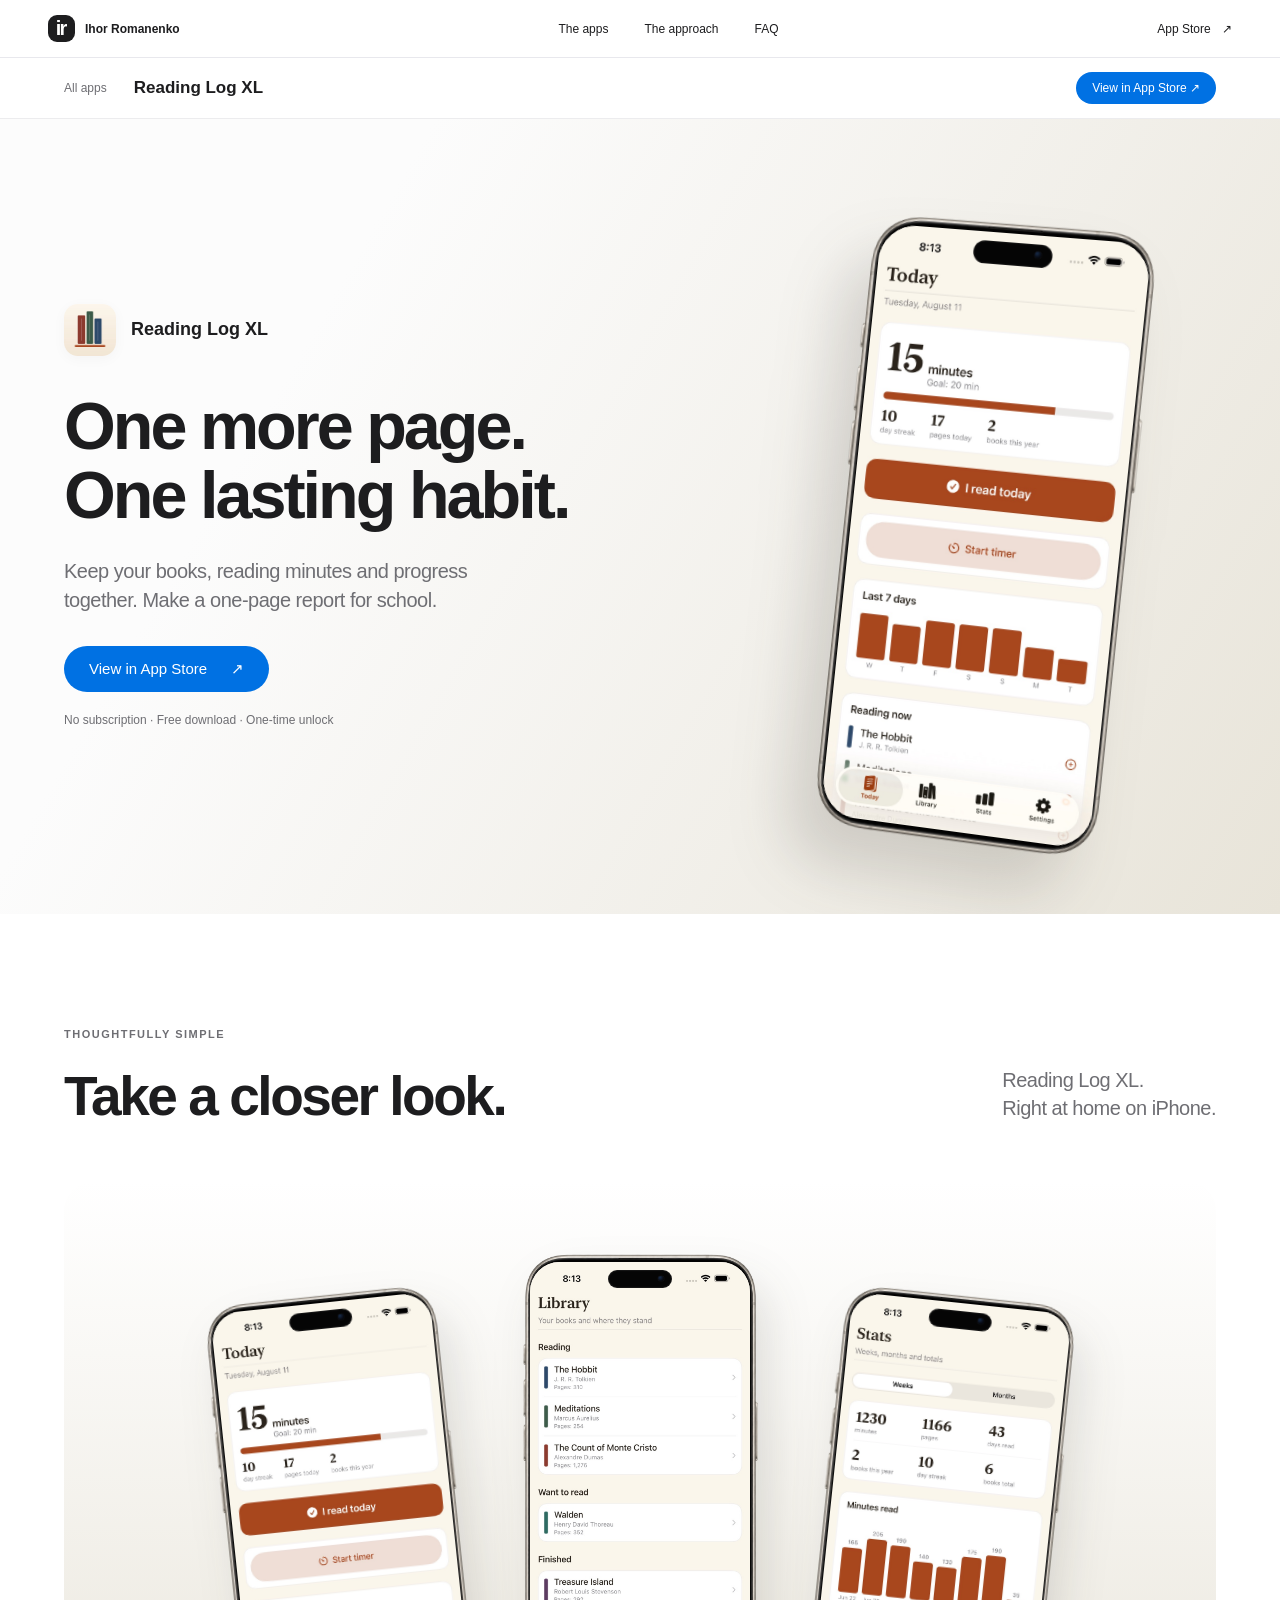
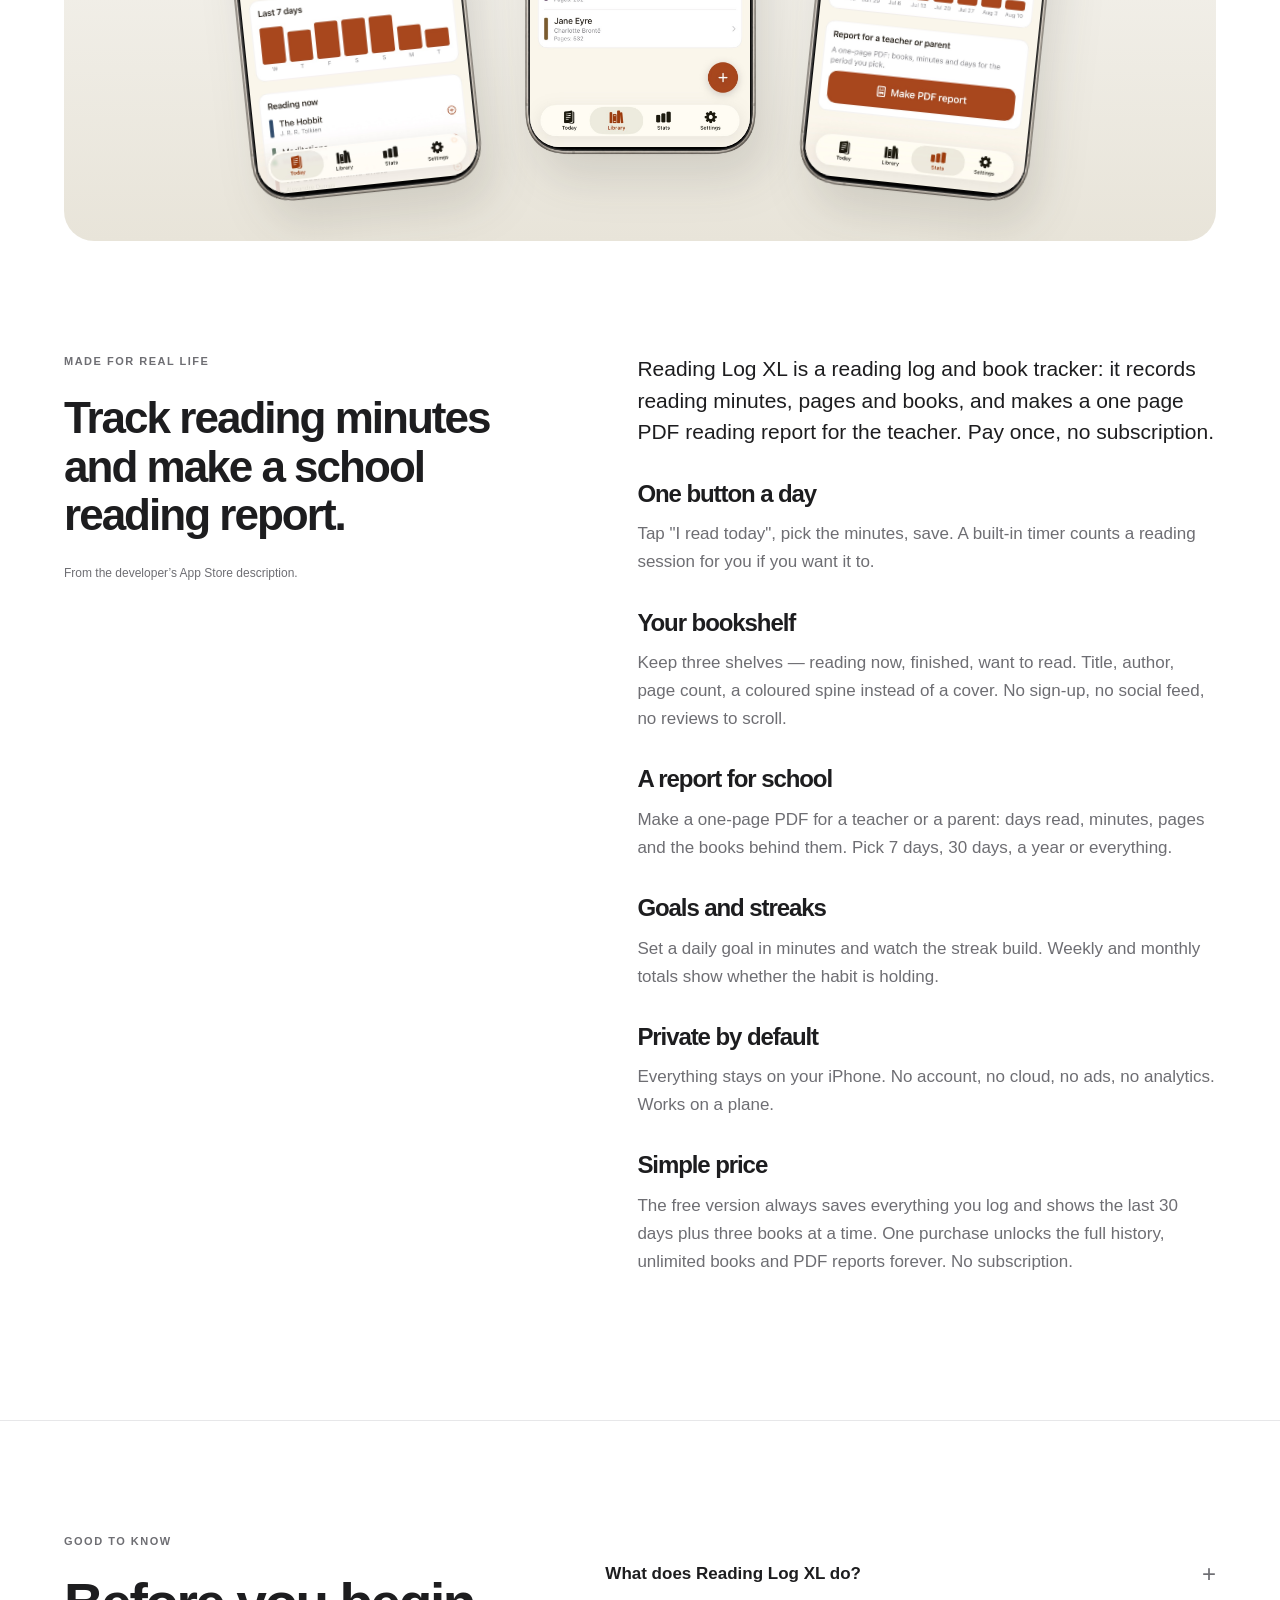
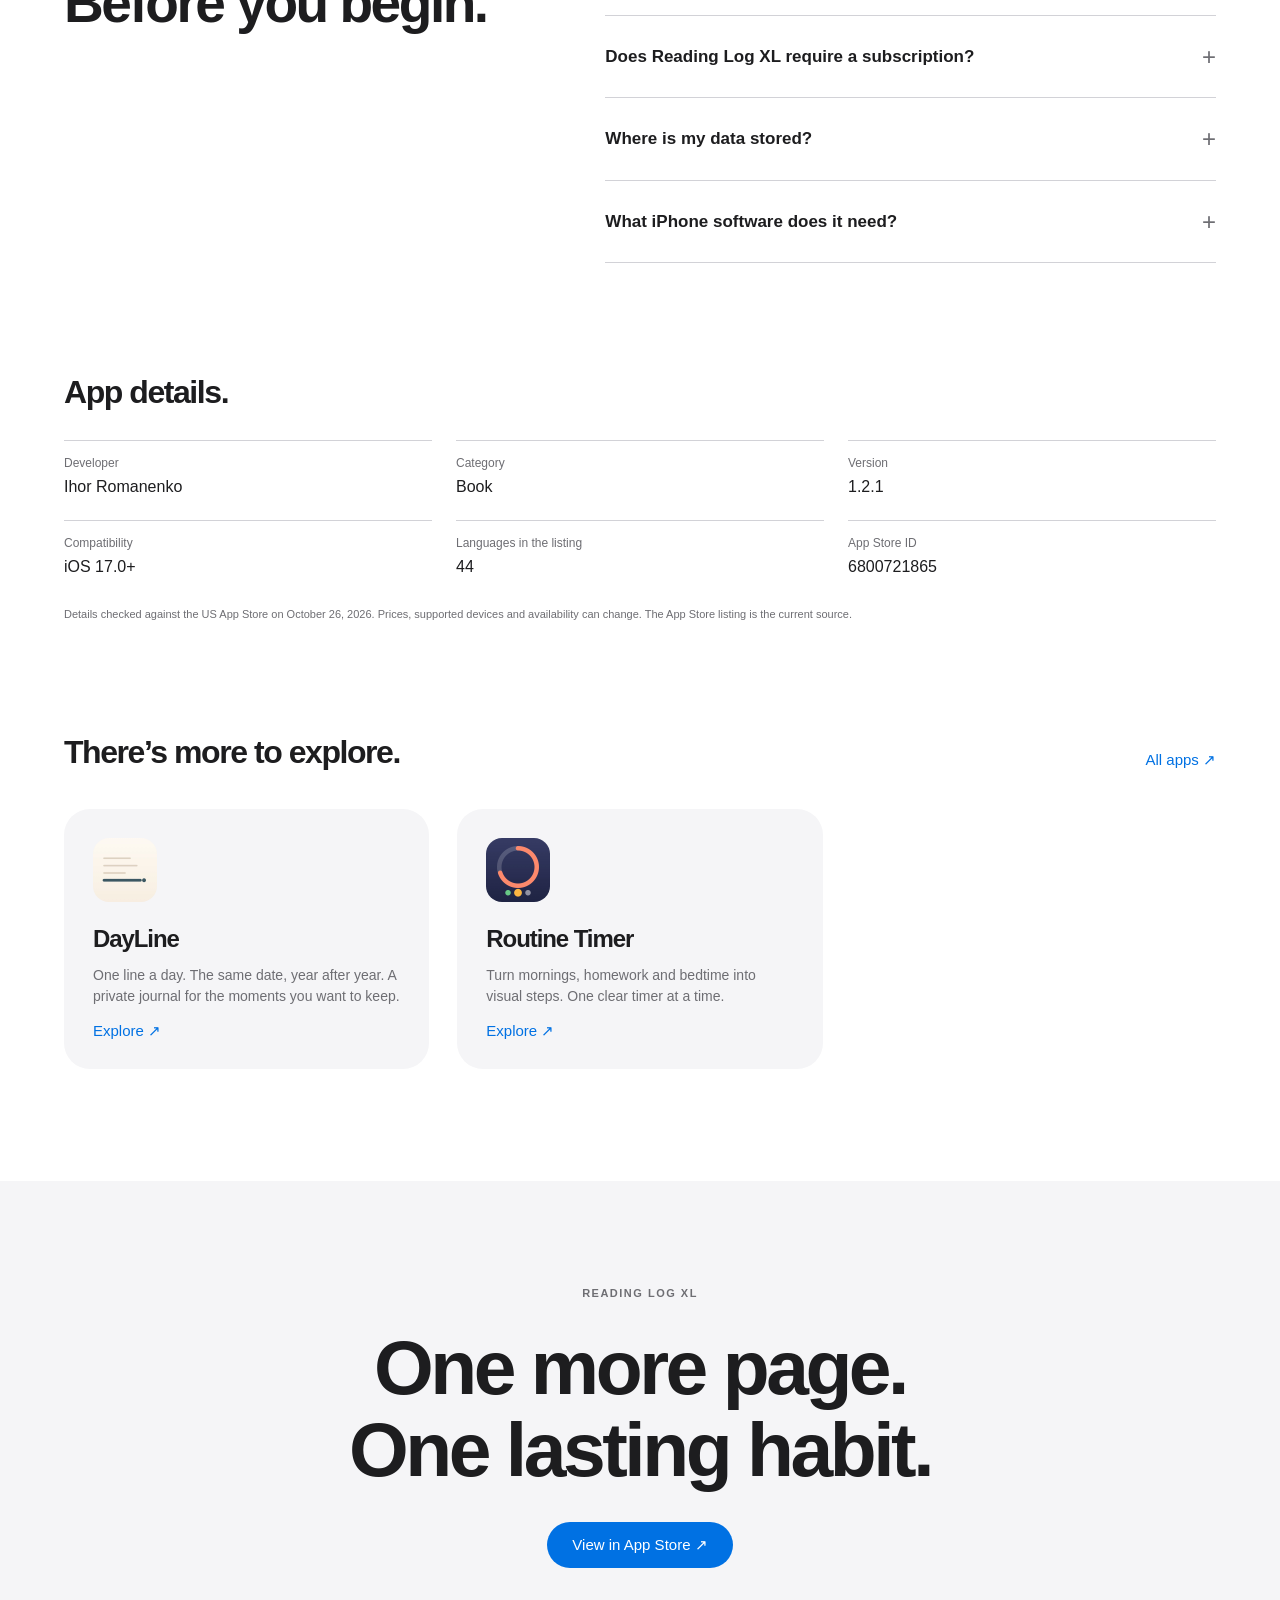
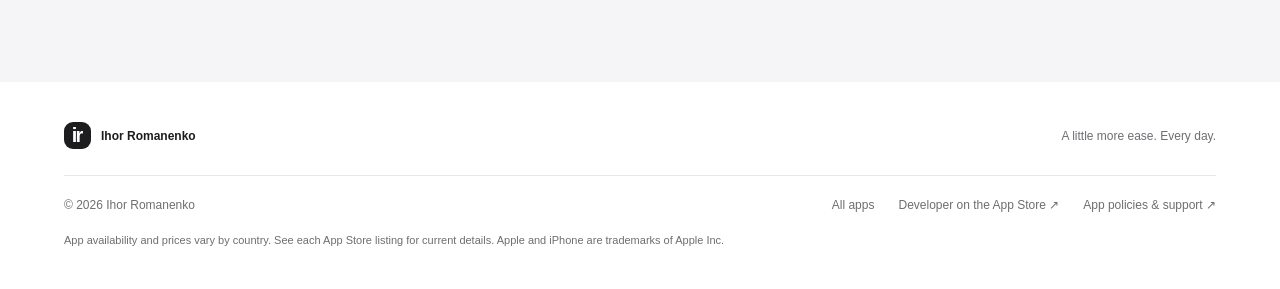
<file: reading-log-xl/index.html>
<!doctype html><html lang="en"><head><meta charset="utf-8"><meta name="viewport" content="width=device-width, initial-scale=1"><title>Reading Log &amp; Book Tracker App for iPhone — Reading Log XL</title><meta name="description" content="Reading Log XL is a reading log and book tracker app for iPhone. Keep your books, reading minutes and progress together. Make a one-page report for school."><meta name="theme-color" content="#f5f5f7"><link rel="canonical" href="https://skylight777.github.io/ihor-apps/reading-log-xl/"><meta property="og:type" content="website"><meta property="og:title" content="Reading Log &amp; Book Tracker App for iPhone — Reading Log XL"><meta property="og:description" content="Reading Log XL is a reading log and book tracker app for iPhone. Keep your books, reading minutes and progress together. Make a one-page report for school."><meta property="og:url" content="https://skylight777.github.io/ihor-apps/reading-log-xl/"><meta property="og:image" content="https://skylight777.github.io/ihor-apps/assets/6800721865/icon.png"><meta name="twitter:card" content="summary_large_image"><link rel="icon" href="../favicon.svg" type="image/svg+xml"><link rel="stylesheet" href="../style.css?v=2"><script src="../site.js" defer></script><script type="application/ld+json">{"@context": "https://schema.org", "@graph": [{"@type": "SoftwareApplication", "name": "Reading Log XL — Book Tracker", "applicationCategory": "Book", "operatingSystem": "iOS 17.0 or later", "url": "https://skylight777.github.io/ihor-apps/reading-log-xl/", "downloadUrl": "https://apps.apple.com/app/id6800721865", "image": "https://skylight777.github.io/ihor-apps/assets/6800721865/icon.png", "description": "Keep your books, reading minutes and progress together. Make a one-page report for school.", "author": {"@type": "Person", "name": "Ihor Romanenko", "url": "https://skylight777.github.io/ihor-apps/"}, "softwareVersion": "1.2.1", "offers": {"@type": "Offer", "price": 0.0, "priceCurrency": "USD", "url": "https://apps.apple.com/app/id6800721865"}}, {"@type": "FAQPage", "mainEntity": [{"@type": "Question", "name": "What does Reading Log XL do?", "acceptedAnswer": {"@type": "Answer", "text": "Reading Log XL is a reading log and book tracker app for iPhone. Keep your books, reading minutes and progress together. Make a one-page report for school."}}, {"@type": "Question", "name": "Does Reading Log XL require a subscription?", "acceptedAnswer": {"@type": "Answer", "text": "No. The free version always saves everything you log and shows the last 30 days plus three books at a time. One purchase unlocks the full history, unlimited books and PDF reports forever. No subscription."}}, {"@type": "Question", "name": "Where is my data stored?", "acceptedAnswer": {"@type": "Answer", "text": "Records and projects stay on your iPhone. No account or cloud server is required. Check the app’s backup and export options before changing devices or deleting it."}}, {"@type": "Question", "name": "What iPhone software does it need?", "acceptedAnswer": {"@type": "Answer", "text": "The current listing requires iOS 17.0 or later. Check the App Store for the latest compatibility and availability."}}]}]}</script></head><body><a class="skip" href="#main">Skip to content</a><header class="site-nav"><nav aria-label="Main navigation"><a class="wordmark" href="../" aria-label="Ihor Romanenko home"><span class="monogram">ir</span><span>Ihor Romanenko</span></a><div class="nav-links"><a href="../#apps">The apps</a><a href="../#approach">The approach</a><a href="../#questions">FAQ</a></div><a class="nav-store" href="https://apps.apple.com/us/developer/ihor-romanenko/id6792562550">App Store <span aria-hidden="true">↗</span></a></nav></header><div class="product-nav"><div><a href="../#apps">All apps</a><span>Reading Log XL</span><a class="button small" href="https://apps.apple.com/app/id6800721865">View in App Store ↗</a></div></div><main id="main"><section class="product-hero" style="--tint:#e8e4d9"><div class="product-hero-inner"><div class="product-copy"><div class="product-identity"><img class="product-icon" src="../assets/6800721865/icon.png" alt="" width="52" height="52"><p class="product-name">Reading Log XL</p></div><h1>One more page.<br>One lasting habit.</h1><p class="hero-description">Keep your books, reading minutes and progress together. Make a one-page report for school.</p><a class="button" href="https://apps.apple.com/app/id6800721865">View in App Store <span aria-hidden="true">↗</span></a><p class="purchase-note">No subscription · Free download · One-time unlock</p></div><div class="product-showcase"><div class="iphone" aria-label="Reading Log XL on iPhone"><img class="iphone-hardware" src="../assets/hardware/iphone-titanium.png" alt="" width="866" height="1817" loading="eager"><div class="iphone-display screen-native"><img src="../assets/6800721865/display-1.jpg" alt="Reading Log XL — actual app interface" loading="eager" width="832" height="1800"></div><span class="dynamic-island" aria-hidden="true"></span></div></div></div></section><section class="product-look section-wrap"><div class="section-heading"><div><p class="eyebrow">THOUGHTFULLY SIMPLE</p><h2>Take a closer look.</h2></div><p>Reading Log XL.<br>Right at home on iPhone.</p></div><div class="product-gallery" style="--tint:#e8e4d9" aria-label="Reading Log XL screenshots"><div class="iphone" aria-label="Reading Log XL on iPhone"><img class="iphone-hardware" src="../assets/hardware/iphone-titanium.png" alt="" width="866" height="1817" loading="lazy"><div class="iphone-display screen-native"><img src="../assets/6800721865/display-1.jpg" alt="Reading Log XL — actual app interface" loading="lazy" width="832" height="1800"></div><span class="dynamic-island" aria-hidden="true"></span></div><div class="iphone" aria-label="Reading Log XL on iPhone"><img class="iphone-hardware" src="../assets/hardware/iphone-titanium.png" alt="" width="866" height="1817" loading="lazy"><div class="iphone-display screen-native"><img src="../assets/6800721865/display-2.jpg" alt="Reading Log XL — actual app interface" loading="lazy" width="832" height="1800"></div><span class="dynamic-island" aria-hidden="true"></span></div><div class="iphone" aria-label="Reading Log XL on iPhone"><img class="iphone-hardware" src="../assets/hardware/iphone-titanium.png" alt="" width="866" height="1817" loading="lazy"><div class="iphone-display screen-native"><img src="../assets/6800721865/display-3.jpg" alt="Reading Log XL — actual app interface" loading="lazy" width="832" height="1800"></div><span class="dynamic-island" aria-hidden="true"></span></div></div></section><section class="product-story section-wrap"><div class="story-intro"><p class="eyebrow">MADE FOR REAL LIFE</p><h2>Track reading minutes and make a school reading report.</h2><p>From the developer’s App Store description.</p></div><div class="story-body"><p>Reading Log XL is a reading log and book tracker: it records reading minutes, pages and books, and makes a one page PDF reading report for the teacher. Pay once, no subscription.</p><section><h3>One button a day</h3><p>Tap &quot;I read today&quot;, pick the minutes, save. A built-in timer counts a reading session for you if you want it to.</p></section><section><h3>Your bookshelf</h3><p>Keep three shelves — reading now, finished, want to read. Title, author, page count, a coloured spine instead of a cover. No sign-up, no social feed, no reviews to scroll.</p></section><section><h3>A report for school</h3><p>Make a one-page PDF for a teacher or a parent: days read, minutes, pages and the books behind them. Pick 7 days, 30 days, a year or everything.</p></section><section><h3>Goals and streaks</h3><p>Set a daily goal in minutes and watch the streak build. Weekly and monthly totals show whether the habit is holding.</p></section><section><h3>Private by default</h3><p>Everything stays on your iPhone. No account, no cloud, no ads, no analytics. Works on a plane.</p></section><section><h3>Simple price</h3><p>The free version always saves everything you log and shows the last 30 days plus three books at a time. One purchase unlocks the full history, unlimited books and PDF reports forever. No subscription.</p></section></div></section><section class="questions section-wrap"><div><p class="eyebrow">GOOD TO KNOW</p><h2>Before you begin.</h2></div><div class="faq-list"><details><summary>What does Reading Log XL do?<span aria-hidden="true">+</span></summary><p>Reading Log XL is a reading log and book tracker app for iPhone. Keep your books, reading minutes and progress together. Make a one-page report for school.</p></details><details><summary>Does Reading Log XL require a subscription?<span aria-hidden="true">+</span></summary><p>No. The free version always saves everything you log and shows the last 30 days plus three books at a time. One purchase unlocks the full history, unlimited books and PDF reports forever. No subscription.</p></details><details><summary>Where is my data stored?<span aria-hidden="true">+</span></summary><p>Records and projects stay on your iPhone. No account or cloud server is required. Check the app’s backup and export options before changing devices or deleting it.</p></details><details><summary>What iPhone software does it need?<span aria-hidden="true">+</span></summary><p>The current listing requires iOS 17.0 or later. Check the App Store for the latest compatibility and availability.</p></details></div></section><section class="product-facts section-wrap"><h2>App details.</h2><dl><div><dt>Developer</dt><dd>Ihor Romanenko</dd></div><div><dt>Category</dt><dd>Book</dd></div><div><dt>Version</dt><dd>1.2.1</dd></div><div><dt>Compatibility</dt><dd>iOS 17.0+</dd></div><div><dt>Languages in the listing</dt><dd>44</dd></div><div><dt>App Store ID</dt><dd>6800721865</dd></div></dl><p class="fineprint">Details checked against the US App Store on October 26, 2026. Prices, supported devices and availability can change. The App Store listing is the current source.</p></section><section class="related section-wrap"><div class="section-heading"><h2>There’s more to explore.</h2><a class="text-link" href="../#apps">All apps ↗</a></div><div class="related-grid"><a href="../dayline/"><img src="../assets/6792562428/icon.png" alt="" width="64" height="64" loading="lazy"><h3>DayLine</h3><p>One line a day. The same date, year after year. A private journal for the moments you want to keep.</p><span class="text-link">Explore ↗</span></a><a href="../routine-timer/"><img src="../assets/6792862460/icon.png" alt="" width="64" height="64" loading="lazy"><h3>Routine Timer</h3><p>Turn mornings, homework and bedtime into visual steps. One clear timer at a time.</p><span class="text-link">Explore ↗</span></a></div></section><section class="closing"><p class="eyebrow">READING LOG XL</p><h2>One more page.<br>One lasting habit.</h2><a class="button" href="https://apps.apple.com/app/id6800721865">View in App Store ↗</a></section></main><footer><div class="footer-top"><a class="wordmark" href="../"><span class="monogram">ir</span>Ihor Romanenko</a><p>A little more ease. Every day.</p></div><div class="footer-bottom"><span>© 2026 Ihor Romanenko</span><a href="../#apps">All apps</a><a href="https://apps.apple.com/us/developer/ihor-romanenko/id6792562550">Developer on the App Store ↗</a><a href="https://skylight777.github.io/igor-apps-legal/">App policies & support ↗</a></div><p class="fineprint">App availability and prices vary by country. See each App Store listing for current details. Apple and iPhone are trademarks of Apple Inc.</p></footer></body></html>
</file>
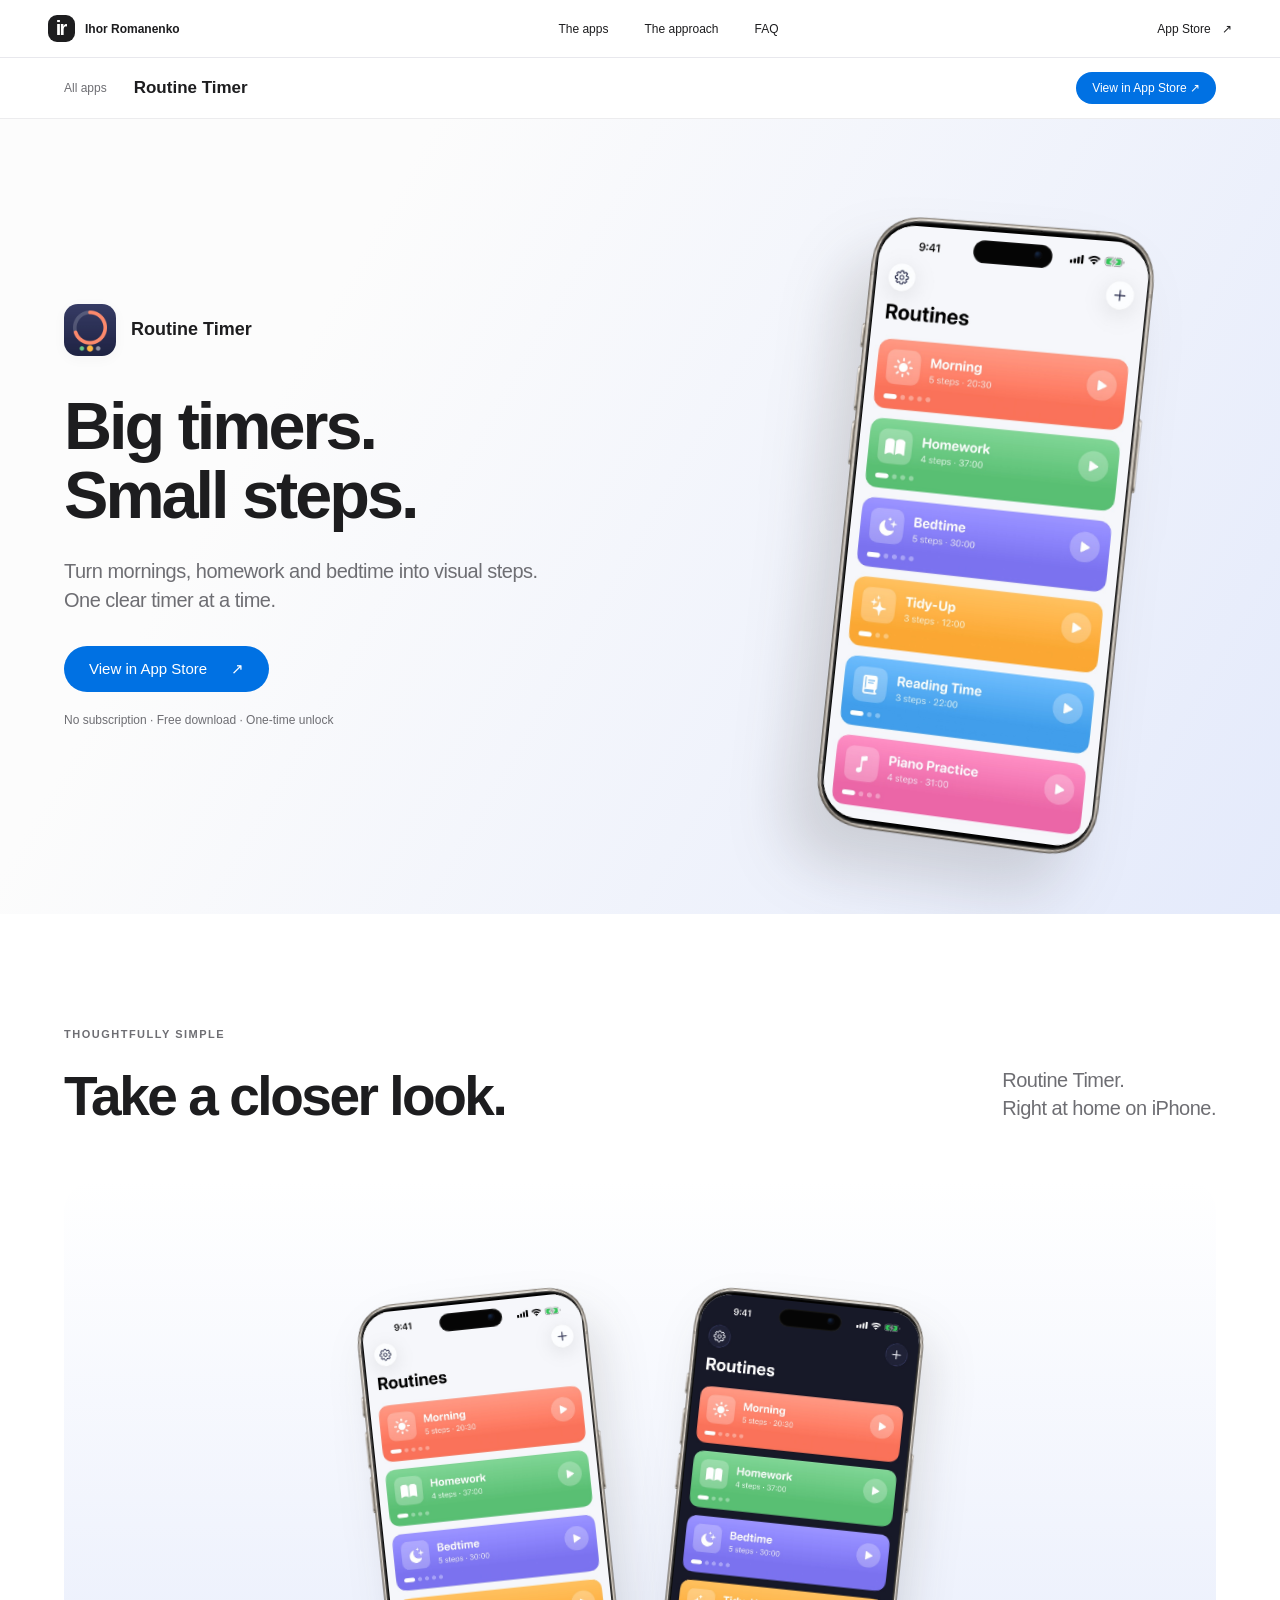
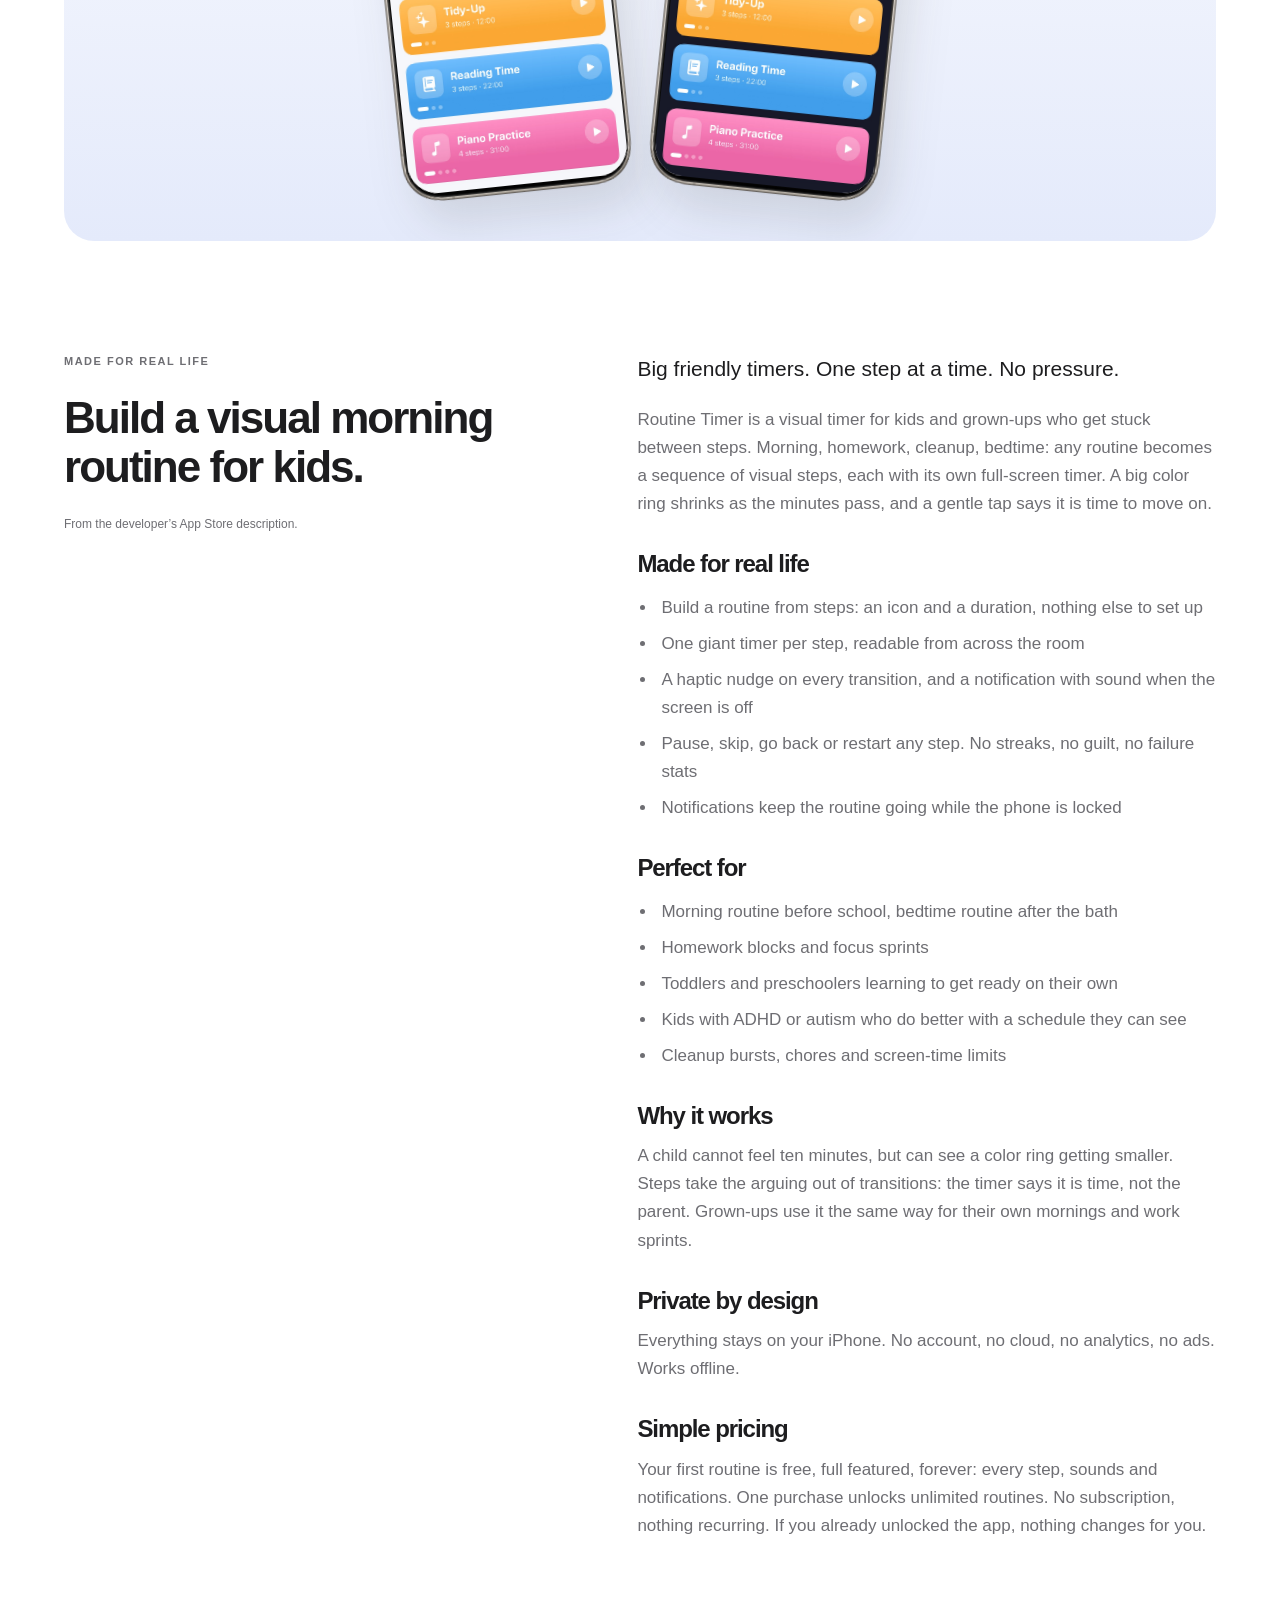
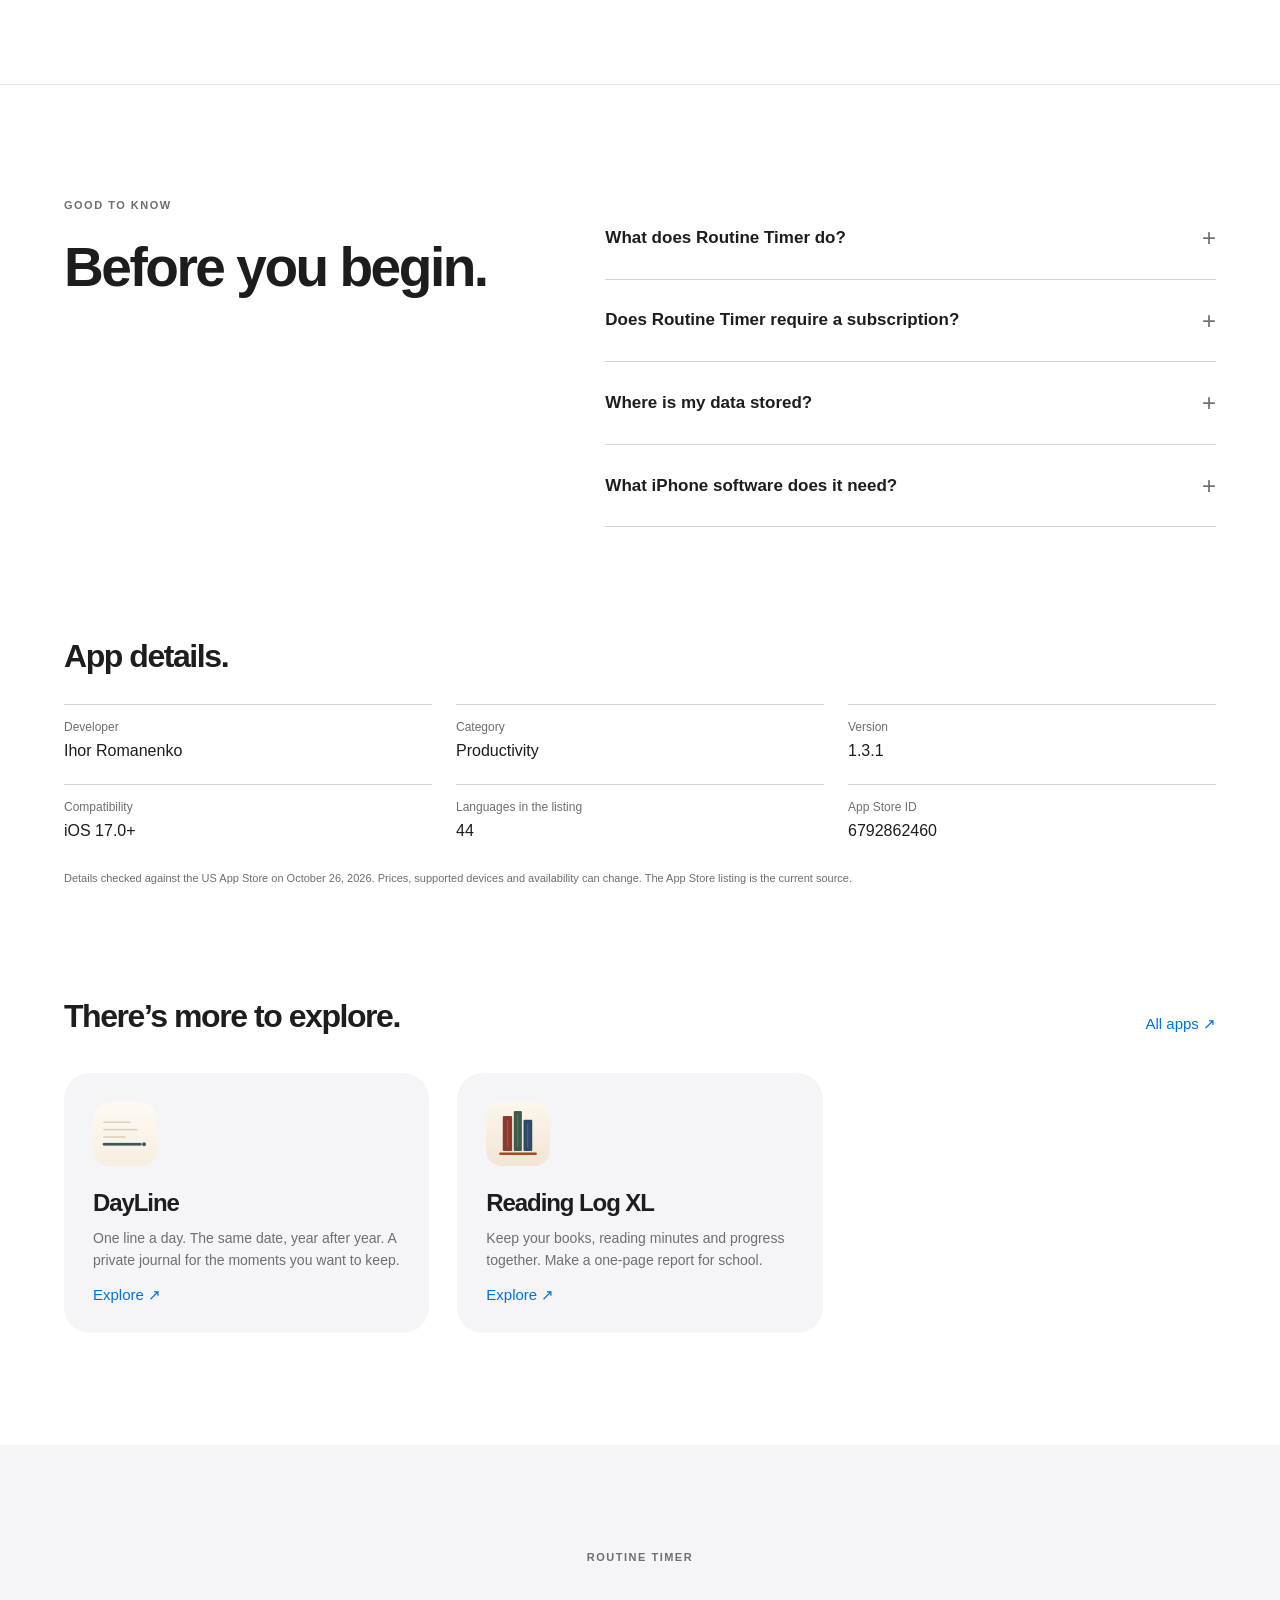
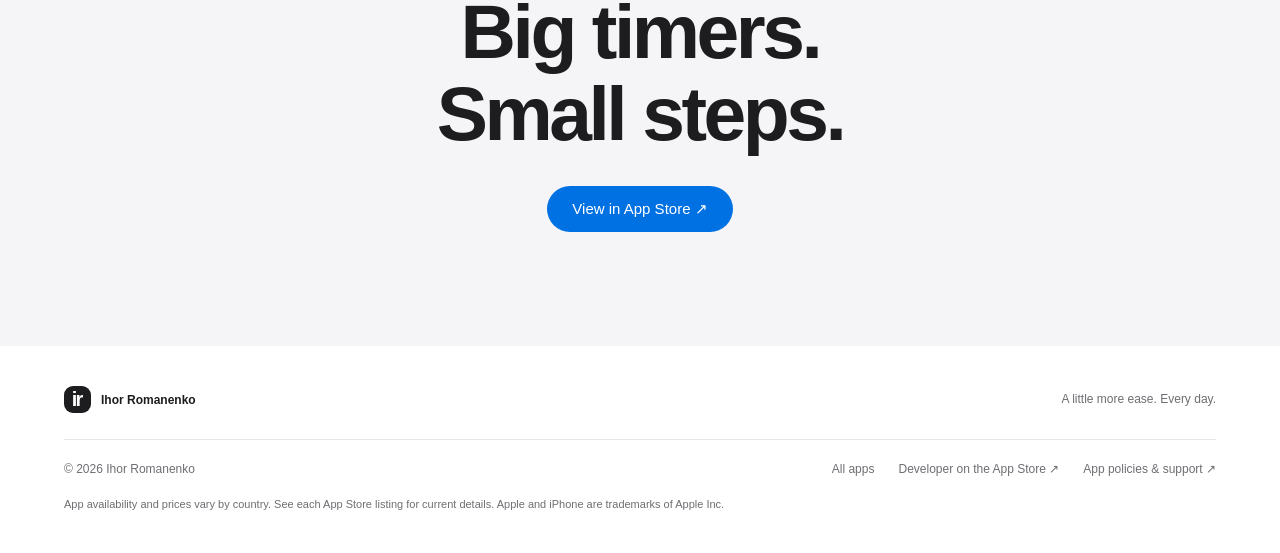
<file: routine-timer/index.html>
<!doctype html><html lang="en"><head><meta charset="utf-8"><meta name="viewport" content="width=device-width, initial-scale=1"><title>Visual Routine Timer App for Kids on iPhone — Routine Timer</title><meta name="description" content="Routine Timer is a visual routine timer app for kids for iPhone. Turn mornings, homework and bedtime into visual steps. One clear timer at a time."><meta name="theme-color" content="#f5f5f7"><link rel="canonical" href="https://skylight777.github.io/ihor-apps/routine-timer/"><meta property="og:type" content="website"><meta property="og:title" content="Visual Routine Timer App for Kids on iPhone — Routine Timer"><meta property="og:description" content="Routine Timer is a visual routine timer app for kids for iPhone. Turn mornings, homework and bedtime into visual steps. One clear timer at a time."><meta property="og:url" content="https://skylight777.github.io/ihor-apps/routine-timer/"><meta property="og:image" content="https://skylight777.github.io/ihor-apps/assets/6792862460/icon.png"><meta name="twitter:card" content="summary_large_image"><link rel="icon" href="../favicon.svg" type="image/svg+xml"><link rel="stylesheet" href="../style.css?v=2"><script src="../site.js" defer></script><script type="application/ld+json">{"@context": "https://schema.org", "@graph": [{"@type": "SoftwareApplication", "name": "Routine Timer: Visual Steps", "applicationCategory": "Productivity", "operatingSystem": "iOS 17.0 or later", "url": "https://skylight777.github.io/ihor-apps/routine-timer/", "downloadUrl": "https://apps.apple.com/app/id6792862460", "image": "https://skylight777.github.io/ihor-apps/assets/6792862460/icon.png", "description": "Turn mornings, homework and bedtime into visual steps. One clear timer at a time.", "author": {"@type": "Person", "name": "Ihor Romanenko", "url": "https://skylight777.github.io/ihor-apps/"}, "softwareVersion": "1.3.1", "offers": {"@type": "Offer", "price": 0.0, "priceCurrency": "USD", "url": "https://apps.apple.com/app/id6792862460"}}, {"@type": "FAQPage", "mainEntity": [{"@type": "Question", "name": "What does Routine Timer do?", "acceptedAnswer": {"@type": "Answer", "text": "Routine Timer is a visual routine timer app for kids for iPhone. Turn mornings, homework and bedtime into visual steps. One clear timer at a time."}}, {"@type": "Question", "name": "Does Routine Timer require a subscription?", "acceptedAnswer": {"@type": "Answer", "text": "No. Your first routine is free, full featured, forever: every step, sounds and notifications. One purchase unlocks unlimited routines. No subscription, nothing recurring. If you already unlocked the app, nothing changes for you."}}, {"@type": "Question", "name": "Where is my data stored?", "acceptedAnswer": {"@type": "Answer", "text": "Records and projects stay on your iPhone. No account or cloud server is required. Check the app’s backup and export options before changing devices or deleting it."}}, {"@type": "Question", "name": "What iPhone software does it need?", "acceptedAnswer": {"@type": "Answer", "text": "The current listing requires iOS 17.0 or later. Check the App Store for the latest compatibility and availability."}}]}]}</script></head><body><a class="skip" href="#main">Skip to content</a><header class="site-nav"><nav aria-label="Main navigation"><a class="wordmark" href="../" aria-label="Ihor Romanenko home"><span class="monogram">ir</span><span>Ihor Romanenko</span></a><div class="nav-links"><a href="../#apps">The apps</a><a href="../#approach">The approach</a><a href="../#questions">FAQ</a></div><a class="nav-store" href="https://apps.apple.com/us/developer/ihor-romanenko/id6792562550">App Store <span aria-hidden="true">↗</span></a></nav></header><div class="product-nav"><div><a href="../#apps">All apps</a><span>Routine Timer</span><a class="button small" href="https://apps.apple.com/app/id6792862460">View in App Store ↗</a></div></div><main id="main"><section class="product-hero" style="--tint:#e4eafb"><div class="product-hero-inner"><div class="product-copy"><div class="product-identity"><img class="product-icon" src="../assets/6792862460/icon.png" alt="" width="52" height="52"><p class="product-name">Routine Timer</p></div><h1>Big timers.<br>Small steps.</h1><p class="hero-description">Turn mornings, homework and bedtime into visual steps. One clear timer at a time.</p><a class="button" href="https://apps.apple.com/app/id6792862460">View in App Store <span aria-hidden="true">↗</span></a><p class="purchase-note">No subscription · Free download · One-time unlock</p></div><div class="product-showcase"><div class="iphone" aria-label="Routine Timer on iPhone"><img class="iphone-hardware" src="../assets/hardware/iphone-titanium.png" alt="" width="866" height="1817" loading="eager"><div class="iphone-display screen-native"><img src="../assets/6792862460/display-1.jpg" alt="Routine Timer — actual app interface" loading="eager" width="832" height="1800"></div><span class="dynamic-island" aria-hidden="true"></span></div></div></div></section><section class="product-look section-wrap"><div class="section-heading"><div><p class="eyebrow">THOUGHTFULLY SIMPLE</p><h2>Take a closer look.</h2></div><p>Routine Timer.<br>Right at home on iPhone.</p></div><div class="product-gallery" style="--tint:#e4eafb" aria-label="Routine Timer screenshots"><div class="iphone" aria-label="Routine Timer on iPhone"><img class="iphone-hardware" src="../assets/hardware/iphone-titanium.png" alt="" width="866" height="1817" loading="lazy"><div class="iphone-display screen-native"><img src="../assets/6792862460/display-1.jpg" alt="Routine Timer — actual app interface" loading="lazy" width="832" height="1800"></div><span class="dynamic-island" aria-hidden="true"></span></div><div class="iphone" aria-label="Routine Timer on iPhone"><img class="iphone-hardware" src="../assets/hardware/iphone-titanium.png" alt="" width="866" height="1817" loading="lazy"><div class="iphone-display screen-native"><img src="../assets/6792862460/display-2.jpg" alt="Routine Timer — actual app interface" loading="lazy" width="832" height="1800"></div><span class="dynamic-island" aria-hidden="true"></span></div></div></section><section class="product-story section-wrap"><div class="story-intro"><p class="eyebrow">MADE FOR REAL LIFE</p><h2>Build a visual morning routine for kids.</h2><p>From the developer’s App Store description.</p></div><div class="story-body"><p>Big friendly timers. One step at a time. No pressure.</p><p>Routine Timer is a visual timer for kids and grown-ups who get stuck between steps. Morning, homework, cleanup, bedtime: any routine becomes a sequence of visual steps, each with its own full-screen timer. A big color ring shrinks as the minutes pass, and a gentle tap says it is time to move on.</p><section><h3>Made for real life</h3><ul><li>Build a routine from steps: an icon and a duration, nothing else to set up</li><li>One giant timer per step, readable from across the room</li><li>A haptic nudge on every transition, and a notification with sound when the screen is off</li><li>Pause, skip, go back or restart any step. No streaks, no guilt, no failure stats</li><li>Notifications keep the routine going while the phone is locked</li></ul></section><section><h3>Perfect for</h3><ul><li>Morning routine before school, bedtime routine after the bath</li><li>Homework blocks and focus sprints</li><li>Toddlers and preschoolers learning to get ready on their own</li><li>Kids with ADHD or autism who do better with a schedule they can see</li><li>Cleanup bursts, chores and screen-time limits</li></ul></section><section><h3>Why it works</h3><p>A child cannot feel ten minutes, but can see a color ring getting smaller. Steps take the arguing out of transitions: the timer says it is time, not the parent. Grown-ups use it the same way for their own mornings and work sprints.</p></section><section><h3>Private by design</h3><p>Everything stays on your iPhone. No account, no cloud, no analytics, no ads. Works offline.</p></section><section><h3>Simple pricing</h3><p>Your first routine is free, full featured, forever: every step, sounds and notifications. One purchase unlocks unlimited routines. No subscription, nothing recurring. If you already unlocked the app, nothing changes for you.</p></section></div></section><section class="questions section-wrap"><div><p class="eyebrow">GOOD TO KNOW</p><h2>Before you begin.</h2></div><div class="faq-list"><details><summary>What does Routine Timer do?<span aria-hidden="true">+</span></summary><p>Routine Timer is a visual routine timer app for kids for iPhone. Turn mornings, homework and bedtime into visual steps. One clear timer at a time.</p></details><details><summary>Does Routine Timer require a subscription?<span aria-hidden="true">+</span></summary><p>No. Your first routine is free, full featured, forever: every step, sounds and notifications. One purchase unlocks unlimited routines. No subscription, nothing recurring. If you already unlocked the app, nothing changes for you.</p></details><details><summary>Where is my data stored?<span aria-hidden="true">+</span></summary><p>Records and projects stay on your iPhone. No account or cloud server is required. Check the app’s backup and export options before changing devices or deleting it.</p></details><details><summary>What iPhone software does it need?<span aria-hidden="true">+</span></summary><p>The current listing requires iOS 17.0 or later. Check the App Store for the latest compatibility and availability.</p></details></div></section><section class="product-facts section-wrap"><h2>App details.</h2><dl><div><dt>Developer</dt><dd>Ihor Romanenko</dd></div><div><dt>Category</dt><dd>Productivity</dd></div><div><dt>Version</dt><dd>1.3.1</dd></div><div><dt>Compatibility</dt><dd>iOS 17.0+</dd></div><div><dt>Languages in the listing</dt><dd>44</dd></div><div><dt>App Store ID</dt><dd>6792862460</dd></div></dl><p class="fineprint">Details checked against the US App Store on October 26, 2026. Prices, supported devices and availability can change. The App Store listing is the current source.</p></section><section class="related section-wrap"><div class="section-heading"><h2>There’s more to explore.</h2><a class="text-link" href="../#apps">All apps ↗</a></div><div class="related-grid"><a href="../dayline/"><img src="../assets/6792562428/icon.png" alt="" width="64" height="64" loading="lazy"><h3>DayLine</h3><p>One line a day. The same date, year after year. A private journal for the moments you want to keep.</p><span class="text-link">Explore ↗</span></a><a href="../reading-log-xl/"><img src="../assets/6800721865/icon.png" alt="" width="64" height="64" loading="lazy"><h3>Reading Log XL</h3><p>Keep your books, reading minutes and progress together. Make a one-page report for school.</p><span class="text-link">Explore ↗</span></a></div></section><section class="closing"><p class="eyebrow">ROUTINE TIMER</p><h2>Big timers.<br>Small steps.</h2><a class="button" href="https://apps.apple.com/app/id6792862460">View in App Store ↗</a></section></main><footer><div class="footer-top"><a class="wordmark" href="../"><span class="monogram">ir</span>Ihor Romanenko</a><p>A little more ease. Every day.</p></div><div class="footer-bottom"><span>© 2026 Ihor Romanenko</span><a href="../#apps">All apps</a><a href="https://apps.apple.com/us/developer/ihor-romanenko/id6792562550">Developer on the App Store ↗</a><a href="https://skylight777.github.io/igor-apps-legal/">App policies & support ↗</a></div><p class="fineprint">App availability and prices vary by country. See each App Store listing for current details. Apple and iPhone are trademarks of Apple Inc.</p></footer></body></html>
</file>
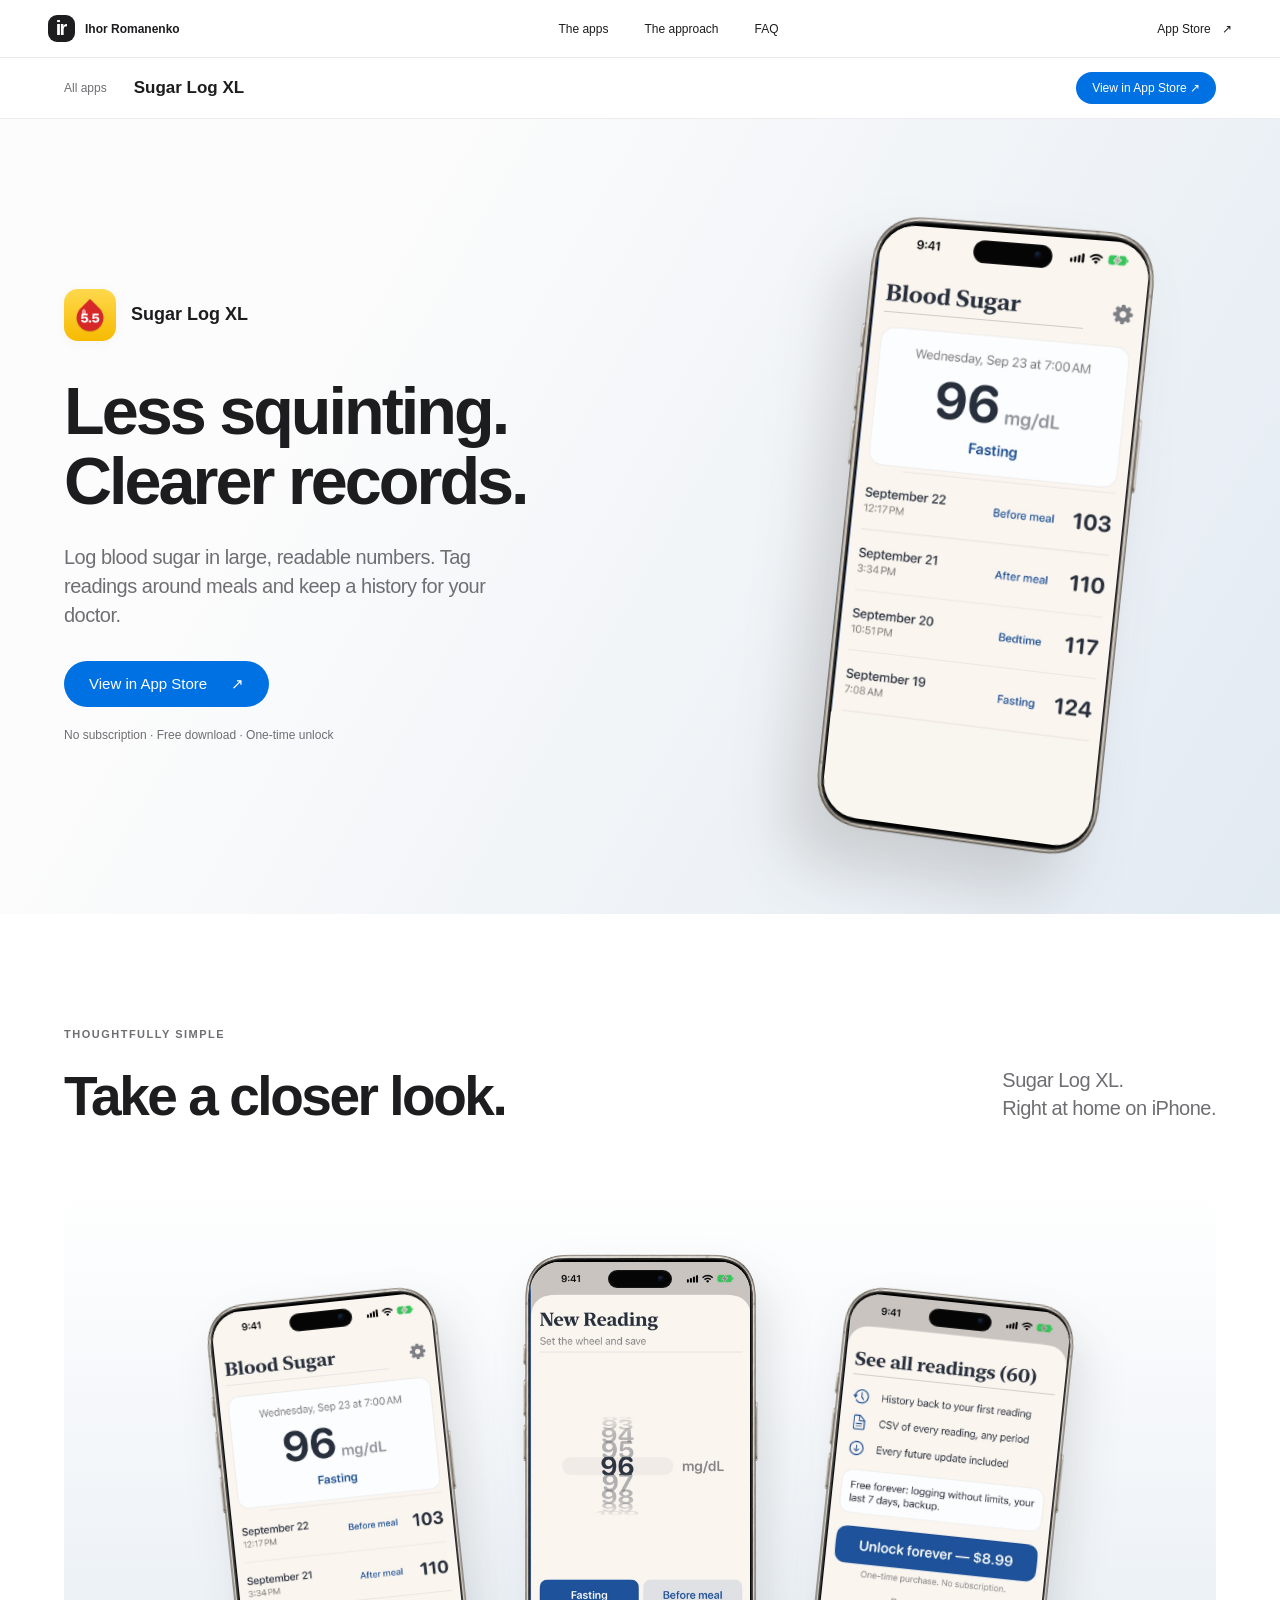
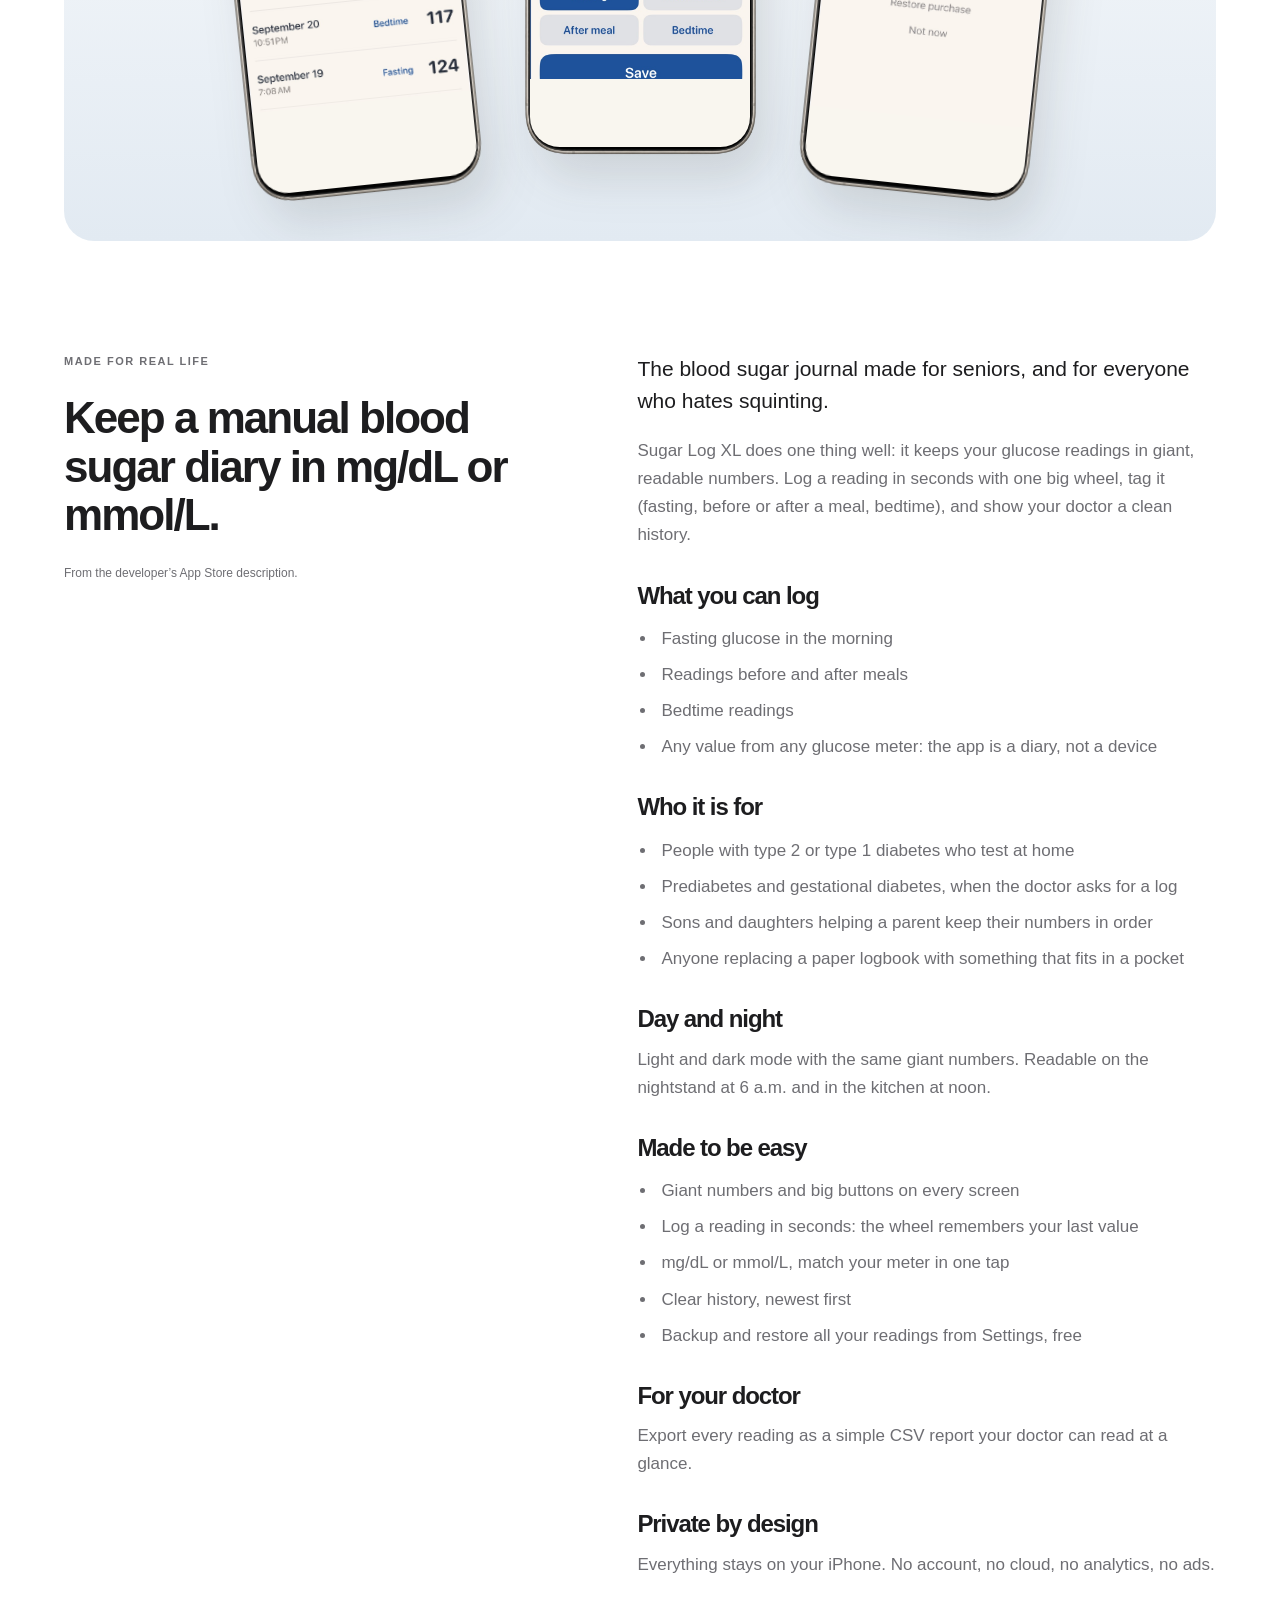
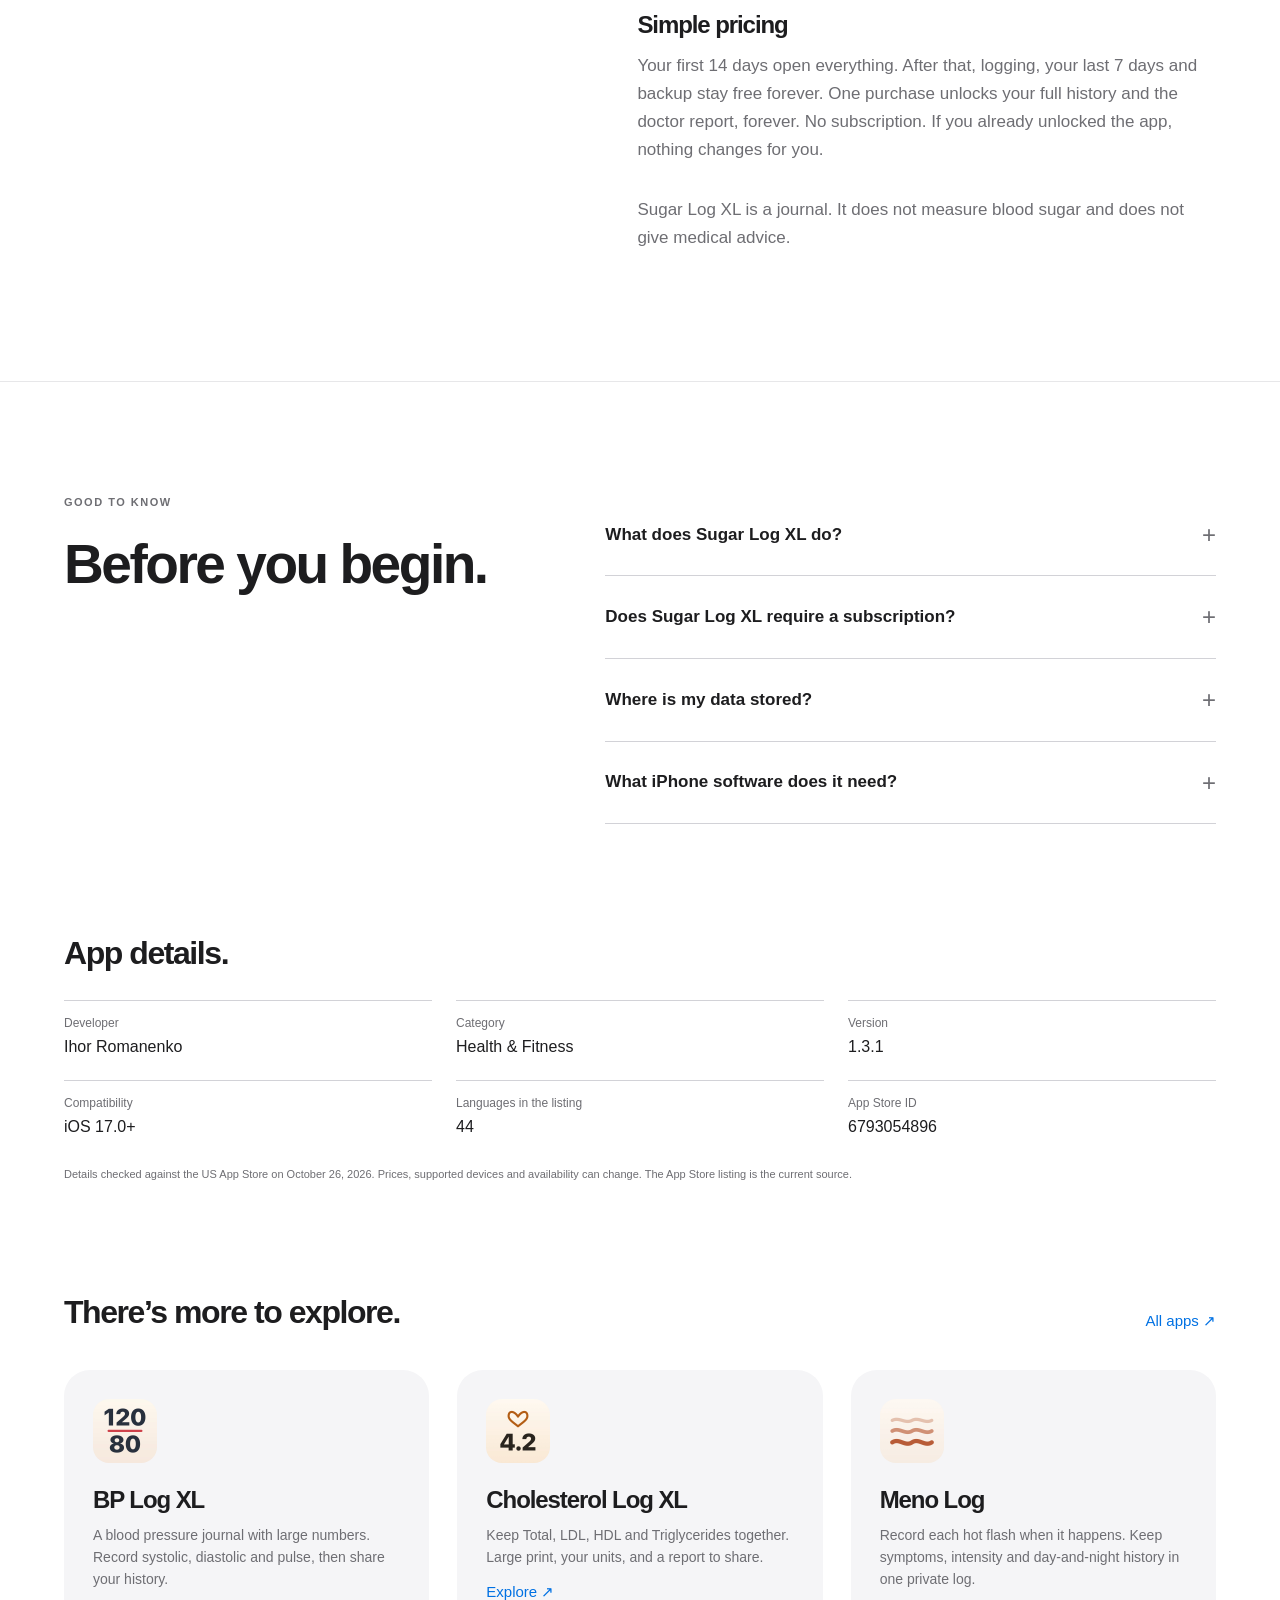
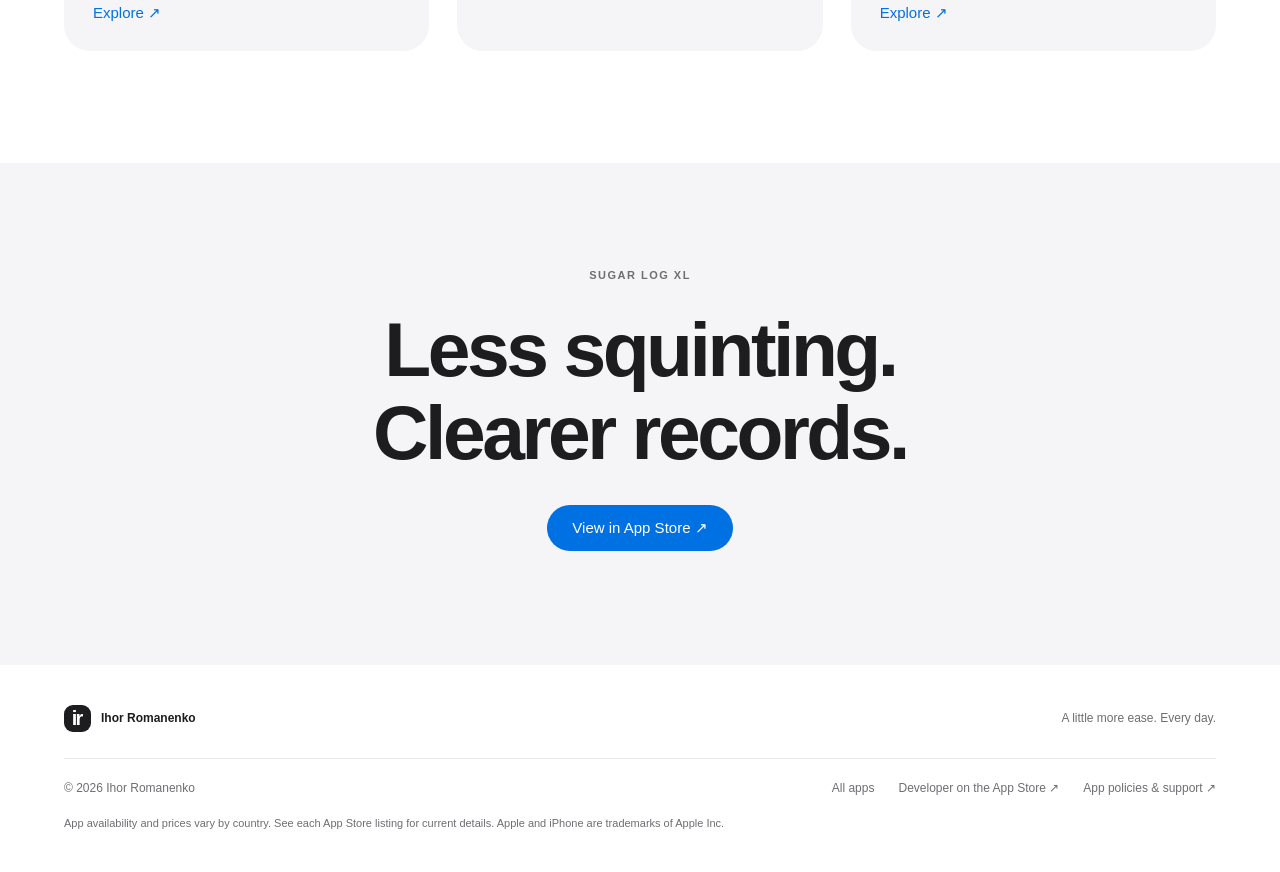
<file: sugar-log-xl/index.html>
<!doctype html><html lang="en"><head><meta charset="utf-8"><meta name="viewport" content="width=device-width, initial-scale=1"><title>Blood Sugar Log App for iPhone — Sugar Log XL</title><meta name="description" content="Sugar Log XL is a large-print blood sugar log app for iPhone. Log blood sugar in large, readable numbers. Tag readings around meals and keep a history for your doctor."><meta name="theme-color" content="#f5f5f7"><link rel="canonical" href="https://skylight777.github.io/ihor-apps/sugar-log-xl/"><meta property="og:type" content="website"><meta property="og:title" content="Blood Sugar Log App for iPhone — Sugar Log XL"><meta property="og:description" content="Sugar Log XL is a large-print blood sugar log app for iPhone. Log blood sugar in large, readable numbers. Tag readings around meals and keep a history for your doctor."><meta property="og:url" content="https://skylight777.github.io/ihor-apps/sugar-log-xl/"><meta property="og:image" content="https://skylight777.github.io/ihor-apps/assets/6793054896/icon.png"><meta name="twitter:card" content="summary_large_image"><link rel="icon" href="../favicon.svg" type="image/svg+xml"><link rel="stylesheet" href="../style.css?v=2"><script src="../site.js" defer></script><script type="application/ld+json">{"@context": "https://schema.org", "@graph": [{"@type": "SoftwareApplication", "name": "Sugar Log XL — Blood Sugar Log", "applicationCategory": "Health & Fitness", "operatingSystem": "iOS 17.0 or later", "url": "https://skylight777.github.io/ihor-apps/sugar-log-xl/", "downloadUrl": "https://apps.apple.com/app/id6793054896", "image": "https://skylight777.github.io/ihor-apps/assets/6793054896/icon.png", "description": "Log blood sugar in large, readable numbers. Tag readings around meals and keep a history for your doctor.", "author": {"@type": "Person", "name": "Ihor Romanenko", "url": "https://skylight777.github.io/ihor-apps/"}, "softwareVersion": "1.3.1", "offers": {"@type": "Offer", "price": 0.0, "priceCurrency": "USD", "url": "https://apps.apple.com/app/id6793054896"}}, {"@type": "FAQPage", "mainEntity": [{"@type": "Question", "name": "What does Sugar Log XL do?", "acceptedAnswer": {"@type": "Answer", "text": "Sugar Log XL is a large-print blood sugar log app for iPhone. Log blood sugar in large, readable numbers. Tag readings around meals and keep a history for your doctor."}}, {"@type": "Question", "name": "Does Sugar Log XL require a subscription?", "acceptedAnswer": {"@type": "Answer", "text": "No. Your first 14 days open everything. After that, logging, your last 7 days and backup stay free forever. One purchase unlocks your full history and the doctor report, forever. No subscription. If you already unlocked the app, nothing changes for you."}}, {"@type": "Question", "name": "Where is my data stored?", "acceptedAnswer": {"@type": "Answer", "text": "Records and projects stay on your iPhone. No account or cloud server is required. Check the app’s backup and export options before changing devices or deleting it."}}, {"@type": "Question", "name": "What iPhone software does it need?", "acceptedAnswer": {"@type": "Answer", "text": "The current listing requires iOS 17.0 or later. Check the App Store for the latest compatibility and availability."}}]}]}</script></head><body><a class="skip" href="#main">Skip to content</a><header class="site-nav"><nav aria-label="Main navigation"><a class="wordmark" href="../" aria-label="Ihor Romanenko home"><span class="monogram">ir</span><span>Ihor Romanenko</span></a><div class="nav-links"><a href="../#apps">The apps</a><a href="../#approach">The approach</a><a href="../#questions">FAQ</a></div><a class="nav-store" href="https://apps.apple.com/us/developer/ihor-romanenko/id6792562550">App Store <span aria-hidden="true">↗</span></a></nav></header><div class="product-nav"><div><a href="../#apps">All apps</a><span>Sugar Log XL</span><a class="button small" href="https://apps.apple.com/app/id6793054896">View in App Store ↗</a></div></div><main id="main"><section class="product-hero" style="--tint:#e2eaf2"><div class="product-hero-inner"><div class="product-copy"><div class="product-identity"><img class="product-icon" src="../assets/6793054896/icon.png" alt="" width="52" height="52"><p class="product-name">Sugar Log XL</p></div><h1>Less squinting.<br>Clearer records.</h1><p class="hero-description">Log blood sugar in large, readable numbers. Tag readings around meals and keep a history for your doctor.</p><a class="button" href="https://apps.apple.com/app/id6793054896">View in App Store <span aria-hidden="true">↗</span></a><p class="purchase-note">No subscription · Free download · One-time unlock</p></div><div class="product-showcase"><div class="iphone" aria-label="Sugar Log XL on iPhone"><img class="iphone-hardware" src="../assets/hardware/iphone-titanium.png" alt="" width="866" height="1817" loading="eager"><div class="iphone-display screen-sugar screen-sugar-1"><img src="../assets/6793054896/display-1.jpg" alt="Sugar Log XL — actual app interface" loading="eager" width="832" height="1800"></div><span class="dynamic-island" aria-hidden="true"></span></div></div></div></section><section class="product-look section-wrap"><div class="section-heading"><div><p class="eyebrow">THOUGHTFULLY SIMPLE</p><h2>Take a closer look.</h2></div><p>Sugar Log XL.<br>Right at home on iPhone.</p></div><div class="product-gallery" style="--tint:#e2eaf2" aria-label="Sugar Log XL screenshots"><div class="iphone" aria-label="Sugar Log XL on iPhone"><img class="iphone-hardware" src="../assets/hardware/iphone-titanium.png" alt="" width="866" height="1817" loading="lazy"><div class="iphone-display screen-sugar screen-sugar-1"><img src="../assets/6793054896/display-1.jpg" alt="Sugar Log XL — actual app interface" loading="lazy" width="832" height="1800"></div><span class="dynamic-island" aria-hidden="true"></span></div><div class="iphone" aria-label="Sugar Log XL on iPhone"><img class="iphone-hardware" src="../assets/hardware/iphone-titanium.png" alt="" width="866" height="1817" loading="lazy"><div class="iphone-display screen-sugar screen-sugar-2"><img src="../assets/6793054896/display-2.jpg" alt="Sugar Log XL — actual app interface" loading="lazy" width="832" height="1800"></div><span class="dynamic-island" aria-hidden="true"></span></div><div class="iphone" aria-label="Sugar Log XL on iPhone"><img class="iphone-hardware" src="../assets/hardware/iphone-titanium.png" alt="" width="866" height="1817" loading="lazy"><div class="iphone-display screen-sugar screen-sugar-3"><img src="../assets/6793054896/display-3.jpg" alt="Sugar Log XL — actual app interface" loading="lazy" width="832" height="1800"></div><span class="dynamic-island" aria-hidden="true"></span></div></div></section><section class="product-story section-wrap"><div class="story-intro"><p class="eyebrow">MADE FOR REAL LIFE</p><h2>Keep a manual blood sugar diary in mg/dL or mmol/L.</h2><p>From the developer’s App Store description.</p></div><div class="story-body"><p>The blood sugar journal made for seniors, and for everyone who hates squinting.</p><p>Sugar Log XL does one thing well: it keeps your glucose readings in giant, readable numbers. Log a reading in seconds with one big wheel, tag it (fasting, before or after a meal, bedtime), and show your doctor a clean history.</p><section><h3>What you can log</h3><ul><li>Fasting glucose in the morning</li><li>Readings before and after meals</li><li>Bedtime readings</li><li>Any value from any glucose meter: the app is a diary, not a device</li></ul></section><section><h3>Who it is for</h3><ul><li>People with type 2 or type 1 diabetes who test at home</li><li>Prediabetes and gestational diabetes, when the doctor asks for a log</li><li>Sons and daughters helping a parent keep their numbers in order</li><li>Anyone replacing a paper logbook with something that fits in a pocket</li></ul></section><section><h3>Day and night</h3><p>Light and dark mode with the same giant numbers. Readable on the nightstand at 6 a.m. and in the kitchen at noon.</p></section><section><h3>Made to be easy</h3><ul><li>Giant numbers and big buttons on every screen</li><li>Log a reading in seconds: the wheel remembers your last value</li><li>mg/dL or mmol/L, match your meter in one tap</li><li>Clear history, newest first</li><li>Backup and restore all your readings from Settings, free</li></ul></section><section><h3>For your doctor</h3><p>Export every reading as a simple CSV report your doctor can read at a glance.</p></section><section><h3>Private by design</h3><p>Everything stays on your iPhone. No account, no cloud, no analytics, no ads.</p></section><section><h3>Simple pricing</h3><p>Your first 14 days open everything. After that, logging, your last 7 days and backup stay free forever. One purchase unlocks your full history and the doctor report, forever. No subscription. If you already unlocked the app, nothing changes for you.</p></section><p>Sugar Log XL is a journal. It does not measure blood sugar and does not give medical advice.</p></div></section><section class="questions section-wrap"><div><p class="eyebrow">GOOD TO KNOW</p><h2>Before you begin.</h2></div><div class="faq-list"><details><summary>What does Sugar Log XL do?<span aria-hidden="true">+</span></summary><p>Sugar Log XL is a large-print blood sugar log app for iPhone. Log blood sugar in large, readable numbers. Tag readings around meals and keep a history for your doctor.</p></details><details><summary>Does Sugar Log XL require a subscription?<span aria-hidden="true">+</span></summary><p>No. Your first 14 days open everything. After that, logging, your last 7 days and backup stay free forever. One purchase unlocks your full history and the doctor report, forever. No subscription. If you already unlocked the app, nothing changes for you.</p></details><details><summary>Where is my data stored?<span aria-hidden="true">+</span></summary><p>Records and projects stay on your iPhone. No account or cloud server is required. Check the app’s backup and export options before changing devices or deleting it.</p></details><details><summary>What iPhone software does it need?<span aria-hidden="true">+</span></summary><p>The current listing requires iOS 17.0 or later. Check the App Store for the latest compatibility and availability.</p></details></div></section><section class="product-facts section-wrap"><h2>App details.</h2><dl><div><dt>Developer</dt><dd>Ihor Romanenko</dd></div><div><dt>Category</dt><dd>Health & Fitness</dd></div><div><dt>Version</dt><dd>1.3.1</dd></div><div><dt>Compatibility</dt><dd>iOS 17.0+</dd></div><div><dt>Languages in the listing</dt><dd>44</dd></div><div><dt>App Store ID</dt><dd>6793054896</dd></div></dl><p class="fineprint">Details checked against the US App Store on October 26, 2026. Prices, supported devices and availability can change. The App Store listing is the current source.</p></section><section class="related section-wrap"><div class="section-heading"><h2>There’s more to explore.</h2><a class="text-link" href="../#apps">All apps ↗</a></div><div class="related-grid"><a href="../bp-log-xl/"><img src="../assets/6792683658/icon.png" alt="" width="64" height="64" loading="lazy"><h3>BP Log XL</h3><p>A blood pressure journal with large numbers. Record systolic, diastolic and pulse, then share your history.</p><span class="text-link">Explore ↗</span></a><a href="../cholesterol-log-xl/"><img src="../assets/6796485536/icon.png" alt="" width="64" height="64" loading="lazy"><h3>Cholesterol Log XL</h3><p>Keep Total, LDL, HDL and Triglycerides together. Large print, your units, and a report to share.</p><span class="text-link">Explore ↗</span></a><a href="../meno-log/"><img src="../assets/6796485894/icon.png" alt="" width="64" height="64" loading="lazy"><h3>Meno Log</h3><p>Record each hot flash when it happens. Keep symptoms, intensity and day-and-night history in one private log.</p><span class="text-link">Explore ↗</span></a></div></section><section class="closing"><p class="eyebrow">SUGAR LOG XL</p><h2>Less squinting.<br>Clearer records.</h2><a class="button" href="https://apps.apple.com/app/id6793054896">View in App Store ↗</a></section></main><footer><div class="footer-top"><a class="wordmark" href="../"><span class="monogram">ir</span>Ihor Romanenko</a><p>A little more ease. Every day.</p></div><div class="footer-bottom"><span>© 2026 Ihor Romanenko</span><a href="../#apps">All apps</a><a href="https://apps.apple.com/us/developer/ihor-romanenko/id6792562550">Developer on the App Store ↗</a><a href="https://skylight777.github.io/igor-apps-legal/">App policies & support ↗</a></div><p class="fineprint">App availability and prices vary by country. See each App Store listing for current details. Apple and iPhone are trademarks of Apple Inc.</p></footer></body></html>
</file>
<file: style.css>
:root {
  --ink:#1d1d1f; --muted:#6e6e73; --paper:#f5f5f7; --line:#d2d2d7; --blue:#0071e3;
  color:var(--ink); background:#fff;
  font-family:-apple-system,BlinkMacSystemFont,"Helvetica Neue",Arial,sans-serif;
  font-synthesis:none;
}
*{box-sizing:border-box}html{scroll-behavior:smooth;scroll-padding-top:88px}body{margin:0}a{color:inherit;text-decoration:none}img{max-width:100%;display:block}button{font:inherit;cursor:pointer}a,button,summary{-webkit-tap-highlight-color:transparent}a:focus-visible,button:focus-visible,summary:focus-visible{outline:3px solid var(--blue);outline-offset:6px}h1,h2,h3,p{margin-top:0}h1,h2,h3{font-weight:650;letter-spacing:-.045em}p{line-height:1.55}h1{font-size:clamp(58px,6.5vw,94px);line-height:1.02}h2{font-size:clamp(38px,4.3vw,60px);line-height:1.07;margin-bottom:24px}h3{font-size:28px;line-height:1.15}.eyebrow{font-size:11px;font-weight:600;letter-spacing:1.5px;color:var(--muted);margin:0 0 24px}.section-wrap{max-width:1380px;margin:auto;padding:112px 64px}.section-heading{display:flex;align-items:flex-end;justify-content:space-between;gap:32px;margin-bottom:40px}.section-heading h2{margin:0}.section-heading h2 span{color:#86868b}.section-heading>p{font-size:20px;line-height:1.4;color:var(--muted);margin:0 0 4px;letter-spacing:-.025em}.button{display:inline-flex;align-items:center;justify-content:center;gap:24px;padding:14px 25px;background:var(--blue);border-radius:99px;color:white;font-size:15px;line-height:1.2;font-weight:500}.button:hover{background:#0077ed}.text-link{color:var(--blue);font-size:15px;font-weight:500}.text-link span{display:inline-block;margin-left:9px}.text-link:hover{text-decoration:underline}.skip{position:absolute;left:20px;top:-100px;z-index:50;background:white;padding:16px}.skip:focus{top:12px}.sr-only{position:absolute;width:1px;height:1px;overflow:hidden;clip:rect(0,0,0,0);white-space:nowrap}
/* Quiet, translucent navigation. */
.site-nav{position:sticky;top:0;z-index:20;background:#ffffffed;border-bottom:1px solid #e8e8ed;backdrop-filter:blur(20px)}.site-nav nav{max-width:1380px;margin:auto;padding:15px 48px;display:flex;align-items:center;justify-content:space-between;gap:28px;font-size:12px}.wordmark{display:inline-flex;align-items:center;gap:10px;font-weight:600;white-space:nowrap}.monogram{display:inline-grid;place-items:center;width:27px;height:27px;border-radius:9px;background:var(--ink);color:white;font-size:20px;letter-spacing:-2px;padding-right:2px}.nav-links{display:flex;gap:36px}.nav-links a:hover,.nav-store:hover{color:var(--blue)}.nav-store{white-space:nowrap}.nav-store span{margin-left:8px}
/* A single physical frame is used everywhere. UI is the unmodified Apple image,
   clipped inside the glass. Crop coordinates remove only source marketing borders. */
.iphone{position:relative;flex:none;width:260px;aspect-ratio:866/1817;isolation:isolate;filter:drop-shadow(0 28px 28px #29272324)}
.iphone-hardware{position:absolute;inset:0;width:100%;height:100%;z-index:0;pointer-events:none}
.iphone-display{position:absolute;left:5.15%;right:5.1%;top:2.15%;bottom:3.65%;overflow:hidden;border-radius:13.5% / 6.2%;background:#f9f6ef;z-index:1}
.iphone-display img{position:absolute;max-width:none;object-fit:fill;width:100%;height:100%;left:0;top:0}
.screen-branded img{width:120.93%;height:120.48%;left:-10.46%;top:-18.34%}
.screen-sugar img{width:117.4%;height:auto;left:-8.45%;top:-32.5%}
.screen-sugar-2 img,.screen-sugar-3 img{top:-29.4%}
.dynamic-island{position:absolute;top:3.6%;left:37%;width:26%;height:3.6%;border-radius:999px;background:#050505;z-index:3;box-shadow:inset 0 0 2px #ffffff40}
.dynamic-island:after{content:"";position:absolute;right:13%;top:31%;width:9%;aspect-ratio:1;border-radius:50%;background:radial-gradient(circle at 35% 30%,#172b48,#090d17 55%,#000);box-shadow:0 0 1px #37373f}
/* Full-size product photography, with a restrained studio floor and shadows. */
.hero{position:relative;overflow:hidden;text-align:center;background:linear-gradient(#fff 42%,#f8f7f5 87%,#f4f3f0);padding:78px 30px 0}.hero-copy{position:relative;z-index:3}.hero .eyebrow{margin-bottom:25px;font-size:10px;letter-spacing:2px}.hero h1{margin-bottom:24px}.hero h1 span{color:#86868b}.hero-description{color:var(--muted);font-size:21px;line-height:1.45;letter-spacing:-.025em;max-width:660px;margin:0 auto 30px}.hero-gallery{position:relative;width:1040px;max-width:100%;height:650px;margin:58px auto 0;display:flex;align-items:flex-start;justify-content:center;gap:36px;perspective:1800px}.hero-gallery:before{content:"";position:absolute;bottom:30px;left:10%;width:80%;height:55px;border-radius:50%;background:#b3ada4;filter:blur(36px);opacity:.15}.hero-screen{position:relative;display:block;flex:none;width:270px;transform-origin:center bottom}.hero-screen .iphone{width:100%;filter:drop-shadow(0 35px 30px #39362c2b)}.screen-0{transform:translate(14px,78px) rotate(-9deg) rotateY(10deg);z-index:1}.screen-1{width:300px;z-index:3;transform:translateY(0)}.screen-2{transform:translate(-14px,78px) rotate(9deg) rotateY(-10deg);z-index:2}.hero-principles{position:relative;z-index:4;display:flex;justify-content:center;gap:60px;padding:30px 0 34px;margin:0 -30px;background:#f4f3f0;font-size:13px;font-weight:500;color:#70706e}
/* Editorial product pair: warm journal, midnight creative studio. */
.spotlights{display:grid;grid-template-columns:1fr 1fr;gap:20px;padding:20px;background:#fff}.spotlight{position:relative;overflow:hidden;min-height:820px;padding:62px 50px 0;background:#f4efe6;border-radius:6px}.spotlight-copy{position:relative;z-index:4;text-align:center}.spotlight .eyebrow{font-size:10px;margin-bottom:20px}.spotlight h2{font-size:clamp(34px,3.3vw,48px);line-height:1.06;margin-bottom:20px}.spotlight p:not(.eyebrow){font-size:17px;line-height:1.45;color:#7c756c;margin-bottom:20px}.spotlight .text-link{font-size:15px}.spotlight-scene{position:relative;display:block;height:470px;width:100%;max-width:520px;margin:46px auto 0}.spotlight-scene .iphone{position:absolute;width:240px;bottom:-35px}.spotlight-scene .iphone:first-child{left:calc(50% - 205px);transform:rotate(-10deg) translateY(55px);filter:drop-shadow(-12px 20px 24px #332d2525)}.spotlight-scene .iphone:last-child{left:calc(50% - 20px);transform:rotate(9deg);filter:drop-shadow(-18px 15px 20px #332d2530)}.drawing{background:#161d28;color:#fff}.drawing .eyebrow{color:#a6b0be}.drawing p:not(.eyebrow){color:#a6b0be}.drawing .text-link{color:#9bcaff}.drawing .spotlight-scene .iphone:first-child{transform:rotate(-9deg) translateY(55px)}.drawing .spotlight-scene .iphone:last-child{transform:rotate(9deg)}
/* The collection keeps copy separate from the product stage. */
.catalog{padding-top:106px;padding-bottom:112px}.filters{display:flex;gap:10px;flex-wrap:wrap;margin:39px 0 34px}.filters button{border:1px solid #e3e3e7;border-radius:99px;background:white;color:var(--muted);padding:12px 22px;font-size:14px}.filters button[aria-pressed=true]{background:var(--ink);border-color:var(--ink);color:white}.filters button:hover{border-color:var(--ink)}.app-grid{display:grid;grid-template-columns:repeat(3,1fr);gap:24px}.app-card{display:flex;flex-direction:column;position:relative;overflow:hidden;min-width:0;border-radius:28px;background:var(--paper)}.app-card[hidden]{display:none}.card-copy{position:relative;z-index:4;padding:30px 29px 0;min-height:272px}.card-kicker{display:flex;align-items:center;gap:12px;margin-bottom:22px}.app-icon{width:37px;height:37px;border-radius:10px;box-shadow:0 1px 5px #00000008}.card-kicker .eyebrow{font-size:9px;margin:0;letter-spacing:1.3px}.card-copy h3{font-size:27px;margin-bottom:14px;letter-spacing:-1px}.card-copy>p{font-size:15px;color:var(--muted);line-height:1.5;margin-bottom:18px}.card-copy .text-link{font-size:13px}.card-visual{display:flex;align-items:flex-start;justify-content:center;position:relative;overflow:hidden;height:412px;padding-top:28px;margin-top:auto;background:linear-gradient(180deg,var(--paper),var(--tint));isolation:isolate}.card-visual:before{content:"";position:absolute;bottom:-45px;left:7%;width:86%;height:120px;border-radius:50%;background:#fff8;filter:blur(20px);z-index:-1}.card-visual .iphone{width:220px;transform:translateY(5px) rotate(-5deg);filter:drop-shadow(14px 24px 20px #24242425)}.app-card:nth-child(even) .card-visual .iphone{transform:translateY(5px) rotate(5deg)}
.approach{background:#101012;color:white}.approach .section-wrap{padding-top:115px;padding-bottom:100px}.approach .eyebrow{color:#a1a1a6}.approach h2{font-size:clamp(58px,6vw,84px);margin-bottom:64px}.approach h2 span{color:#838388}.approach-grid{display:grid;grid-template-columns:repeat(3,1fr);gap:60px}.principle-number{display:block;color:#86868b;border-top:1px solid #38383c;padding-top:22px;margin-bottom:30px;font-size:12px}.approach-grid h3{font-size:29px}.approach-grid p{font-size:16px;color:#a1a1a6;line-height:1.65}
.questions{display:grid;grid-template-columns:.85fr 1.15fr;gap:90px}details{border-bottom:1px solid var(--line)}summary{list-style:none;cursor:pointer;display:flex;justify-content:space-between;align-items:center;gap:24px;padding:24px 0;font-size:17px;font-weight:600;line-height:1.4}summary::-webkit-details-marker{display:none}summary span{font-size:24px;font-weight:400;color:var(--muted)}details[open] summary span{transform:rotate(45deg)}details p{color:var(--muted);font-size:16px;padding:0 25px 12px 0}.closing{padding:104px 24px 114px;text-align:center;background:var(--paper)}.closing h2{font-size:clamp(50px,6vw,82px);margin-bottom:32px}footer{max-width:1380px;margin:auto;padding:40px 64px;font-size:12px;color:var(--muted)}.footer-top{display:flex;justify-content:space-between;align-items:center;gap:24px;margin-bottom:26px}.footer-top p{margin:0}.footer-top .wordmark{color:var(--ink)}.footer-bottom{display:flex;flex-wrap:wrap;gap:24px;border-top:1px solid #e7e7e9;padding-top:22px}.footer-bottom span{margin-right:auto}.fineprint{font-size:11px;line-height:1.55;color:var(--muted);margin:20px 0 0}
/* Product pages: a real interface at hero scale. */
.product-nav{background:#fff;border-bottom:1px solid #ececee}.product-nav>div{max-width:1380px;margin:auto;padding:14px 64px;display:flex;align-items:center;gap:27px;font-size:12px}.product-nav span{font-size:17px;font-weight:600;margin-right:auto}.product-nav>div>a:first-child{color:var(--muted)}.button.small{font-size:12px;padding:9px 16px}.product-hero{overflow:hidden;background:linear-gradient(120deg,#fcfcfc 25%,var(--tint));padding:0 64px}.product-hero-inner{max-width:1152px;margin:auto;display:grid;grid-template-columns:1.15fr .85fr;align-items:center;gap:54px;min-height:795px}.product-copy{padding:70px 0}.product-identity{display:flex;align-items:center;gap:15px;margin-bottom:36px}.product-icon{border-radius:14px;width:52px;height:52px;box-shadow:0 3px 14px #00000009}.product-name{font-size:18px;font-weight:600;margin:0}.product-hero h1{font-size:clamp(46px,5.2vw,76px);line-height:1.04;margin-bottom:27px}.product-hero .hero-description{font-size:20px;margin:0 0 31px;max-width:480px}.purchase-note{font-size:12px;color:var(--muted);margin:19px 0 0}.product-showcase{height:700px;display:flex;justify-content:center;align-items:center;padding-top:40px;perspective:1500px}.product-showcase .iphone{width:304px;transform:rotate(6deg) rotateY(-8deg);filter:drop-shadow(-28px 42px 30px #332d282b)}.product-look{padding-bottom:0}.product-gallery{display:flex;align-items:flex-start;justify-content:center;gap:55px;padding:70px 35px 0;margin-top:55px;height:660px;overflow:hidden;isolation:isolate;background:linear-gradient(#fff,var(--tint));border-radius:30px}.product-gallery .iphone{width:245px;filter:drop-shadow(12px 25px 22px #29272320)}.product-gallery .iphone:first-child{transform:rotate(-6deg) translateY(40px)}.product-gallery .iphone:last-child{transform:rotate(6deg) translateY(40px)}.product-gallery .iphone:only-child{transform:none}.product-story{display:grid;grid-template-columns:.9fr 1.1fr;gap:100px}.story-intro h2{font-size:44px;line-height:1.1}.story-intro>p:last-child{font-size:12px;color:var(--muted)}.story-body p,.story-body li{color:var(--muted);font-size:17px;line-height:1.65}.story-body>p:first-child{font-size:21px;color:var(--ink);line-height:1.5}.story-body section{margin:32px 0}.story-body h3{font-size:24px;margin-bottom:13px}.story-body ul{padding-left:20px}.story-body li{padding-left:4px;margin-bottom:8px}.product-story+.questions{border-top:1px solid #e7e7e9}.product-facts{padding-top:0}.product-facts h2{font-size:32px}.product-facts dl{display:grid;grid-template-columns:repeat(3,1fr);gap:24px;margin:30px 0}.product-facts dl div{border-top:1px solid var(--line);padding-top:15px}.product-facts dt{font-size:12px;color:var(--muted);margin-bottom:8px}.product-facts dd{margin:0;font-size:16px}.related{padding-top:0}.related h2{font-size:32px}.related-grid{display:grid;grid-template-columns:repeat(3,1fr);gap:28px}.related-grid>a{padding:29px;border-radius:26px;background:var(--paper)}.related-grid img{border-radius:16px;margin-bottom:23px}.related-grid h3{font-size:24px;margin-bottom:12px}.related-grid p{font-size:14px;color:var(--muted)}
@media(min-width:1600px){.hero{padding-top:92px}.hero-gallery{margin-top:68px;height:700px}.hero-screen{width:290px}.screen-1{width:325px}.spotlight{min-height:850px}.spotlight-scene{height:510px}.spotlight-scene .iphone{width:265px}}
@media(max-width:1100px){.section-wrap{padding-left:40px;padding-right:40px}.hero-gallery{height:570px;gap:20px}.hero-screen{width:240px}.screen-1{width:270px}.spotlight{padding:46px 30px 0;min-height:720px}.spotlight h2{font-size:36px}.spotlight-scene{height:420px;margin-top:35px}.spotlight-scene .iphone{width:210px}.spotlight-scene .iphone:first-child{left:calc(50% - 175px)}.spotlight-scene .iphone:last-child{left:calc(50% - 15px)}.app-grid{grid-template-columns:repeat(2,1fr)}.card-copy{min-height:250px}.card-visual{height:440px}.card-visual .iphone{width:240px}.product-hero{padding:0 40px}.product-hero-inner{gap:32px;min-height:720px}.product-showcase .iphone{width:270px}.product-showcase{height:650px}.product-gallery{gap:30px;height:600px}.product-gallery .iphone{width:210px}.product-story{gap:55px}.approach-grid{gap:38px}.questions{gap:50px}}
@media(max-width:760px){.site-nav nav{padding:14px 24px}.nav-links{gap:22px}.hero{padding-top:62px}.hero h1{font-size:61px}.hero-description{font-size:19px}.hero-gallery{width:780px;max-width:none;left:50%;transform:translateX(-50%);height:530px;gap:12px}.hero-screen{width:213px}.screen-1{width:245px}.screen-0{transform:translate(8px,75px) rotate(-9deg)}.screen-2{transform:translate(-8px,75px) rotate(9deg)}.hero-principles{font-size:11px;gap:30px;padding-top:26px}.spotlights{gap:14px;padding:14px}.spotlight{padding:42px 22px 0;min-height:650px}.spotlight h2{font-size:30px}.spotlight p:not(.eyebrow){font-size:15px}.spotlight-scene{height:370px}.spotlight-scene .iphone{width:180px}.spotlight-scene .iphone:first-child{left:calc(50% - 145px)}.spotlight-scene .iphone:last-child{left:calc(50% - 5px)}.section-wrap{padding:80px 28px}.catalog .section-heading{display:block}.section-heading>p{font-size:17px;margin-top:20px}.section-heading>p br{display:none}.section-heading h2{font-size:42px}.app-grid{gap:18px}.card-copy{padding:26px 24px 0;min-height:280px}.card-copy h3{font-size:25px}.card-copy>p{font-size:14px}.card-visual{height:350px}.card-visual .iphone{width:193px}.approach-grid{grid-template-columns:1fr;gap:18px}.approach-grid h3 br{display:none}.approach-grid h3{font-size:28px}.approach-grid p{max-width:520px}.questions{grid-template-columns:1fr;gap:10px}.product-nav>div{padding:13px 28px}.product-hero-inner{grid-template-columns:1fr;gap:0;text-align:center;min-height:0}.product-copy{padding:55px 0 0}.product-identity{justify-content:center;margin-bottom:27px}.product-hero h1{font-size:59px}.product-hero .hero-description{margin:0 auto 28px;font-size:19px;max-width:470px}.product-showcase{height:640px;padding-top:45px}.product-showcase .iphone{width:275px;transform:rotate(5deg)}.product-gallery{gap:28px;padding:45px 28px 0;height:520px;justify-content:flex-start;overflow-x:auto;scroll-snap-type:x mandatory;scrollbar-width:thin}.product-gallery .iphone{width:205px;scroll-snap-align:center}.product-gallery .iphone:first-child,.product-gallery .iphone:last-child{transform:none}.product-story{grid-template-columns:1fr;gap:25px}.story-intro h2{font-size:40px}.related-grid{gap:18px}.related-grid>a{padding:23px}.related-grid h3{font-size:22px}footer{padding:35px 28px}}
@media(max-width:500px){html{scroll-padding-top:75px}.site-nav nav{padding:13px 20px}.wordmark{font-size:12px;gap:8px}.nav-links{display:none}.nav-store{font-size:11px}.hero{padding:51px 20px 0}.hero .eyebrow{font-size:8px;letter-spacing:1.5px;margin-bottom:24px}.hero h1{font-size:46px;letter-spacing:-2.4px;margin-bottom:24px}.hero h1 span{display:inline-block}.hero-description{font-size:17px;line-height:1.45;max-width:335px;margin-bottom:26px}.hero-description br{display:none}.button{font-size:14px;padding:13px 22px}.hero-gallery{width:630px;height:460px;margin-top:42px;gap:8px}.hero-screen{width:173px}.screen-1{width:213px}.screen-0{transform:translate(10px,64px) rotate(-10deg)}.screen-2{transform:translate(-10px,64px) rotate(10deg)}.hero-principles{margin:0 -20px;gap:23px;font-size:9px;padding:24px 12px 27px}.spotlights{grid-template-columns:1fr;padding:12px;gap:12px}.spotlight{padding:44px 25px 0;min-height:685px;border-radius:8px}.spotlight h2{font-size:37px;letter-spacing:-1.5px}.spotlight p:not(.eyebrow){font-size:16px}.spotlight-scene{height:385px;margin-top:38px}.spotlight-scene .iphone{width:201px;bottom:-48px}.spotlight-scene .iphone:first-child{left:calc(50% - 168px)}.spotlight-scene .iphone:last-child{left:calc(50% - 18px)}.section-wrap{padding:66px 22px}.section-heading{display:block;margin-bottom:28px}.section-heading h2{font-size:37px;letter-spacing:-1.6px}.section-heading>p{font-size:16px;margin-top:18px}.eyebrow{font-size:9px;margin-bottom:19px}.filters{gap:8px;margin:29px 0 28px}.filters button{font-size:12px;padding:10px 14px}.app-grid{grid-template-columns:1fr;gap:20px}.app-card{border-radius:27px}.card-copy{padding:29px 29px 0;min-height:0}.card-kicker{margin-bottom:19px}.card-copy h3{font-size:29px;margin-bottom:12px}.card-copy>p{font-size:15px;max-width:300px;margin-bottom:17px}.card-copy .text-link{font-size:14px}.card-visual{height:407px;padding-top:28px;margin-top:8px}.card-visual .iphone{width:225px}.approach .section-wrap{padding:72px 24px}.approach h2{font-size:55px;margin-bottom:42px}.principle-number{margin-bottom:22px}.questions h2{font-size:37px}.questions summary{font-size:16px}.closing{padding:76px 22px 84px}.closing h2{font-size:49px}.footer-top{align-items:flex-start;gap:20px}.footer-top p{font-size:11px}.footer-bottom{gap:16px}.footer-bottom span{width:100%}.product-nav>div{padding:12px 20px;gap:14px}.product-nav span{font-size:14px}.product-nav>div>a:first-child{display:none}.button.small{font-size:10px;padding:9px 12px}.product-hero{padding:0 23px}.product-copy{padding-top:45px}.product-icon{width:44px;height:44px;border-radius:12px}.product-name{font-size:16px}.product-identity{gap:12px;margin-bottom:30px}.product-hero h1{font-size:45px;letter-spacing:-1.9px}.product-hero .hero-description{font-size:17px;line-height:1.5}.purchase-note{font-size:10px;line-height:1.7}.product-showcase{height:590px;padding-top:48px}.product-showcase .iphone{width:250px}.product-look{padding-bottom:0}.product-look .section-heading>p{font-size:15px}.product-gallery{margin-top:30px;padding:36px 23px 0;height:495px;gap:24px;border-radius:24px}.product-gallery .iphone{width:200px}.product-story{gap:15px}.story-intro h2{font-size:36px}.story-body p,.story-body li{font-size:16px}.product-facts{padding-top:0}.product-facts dl{grid-template-columns:1fr 1fr}.related{padding-top:0}.related-grid{grid-template-columns:1fr;gap:16px}.related h2{font-size:31px}.related .section-heading .text-link{display:inline-block;margin-top:15px}.related-grid>a{padding:26px}.related-grid img{width:48px;height:48px;margin-bottom:17px}}
@media(prefers-reduced-motion:reduce){html{scroll-behavior:auto}}
</file>
